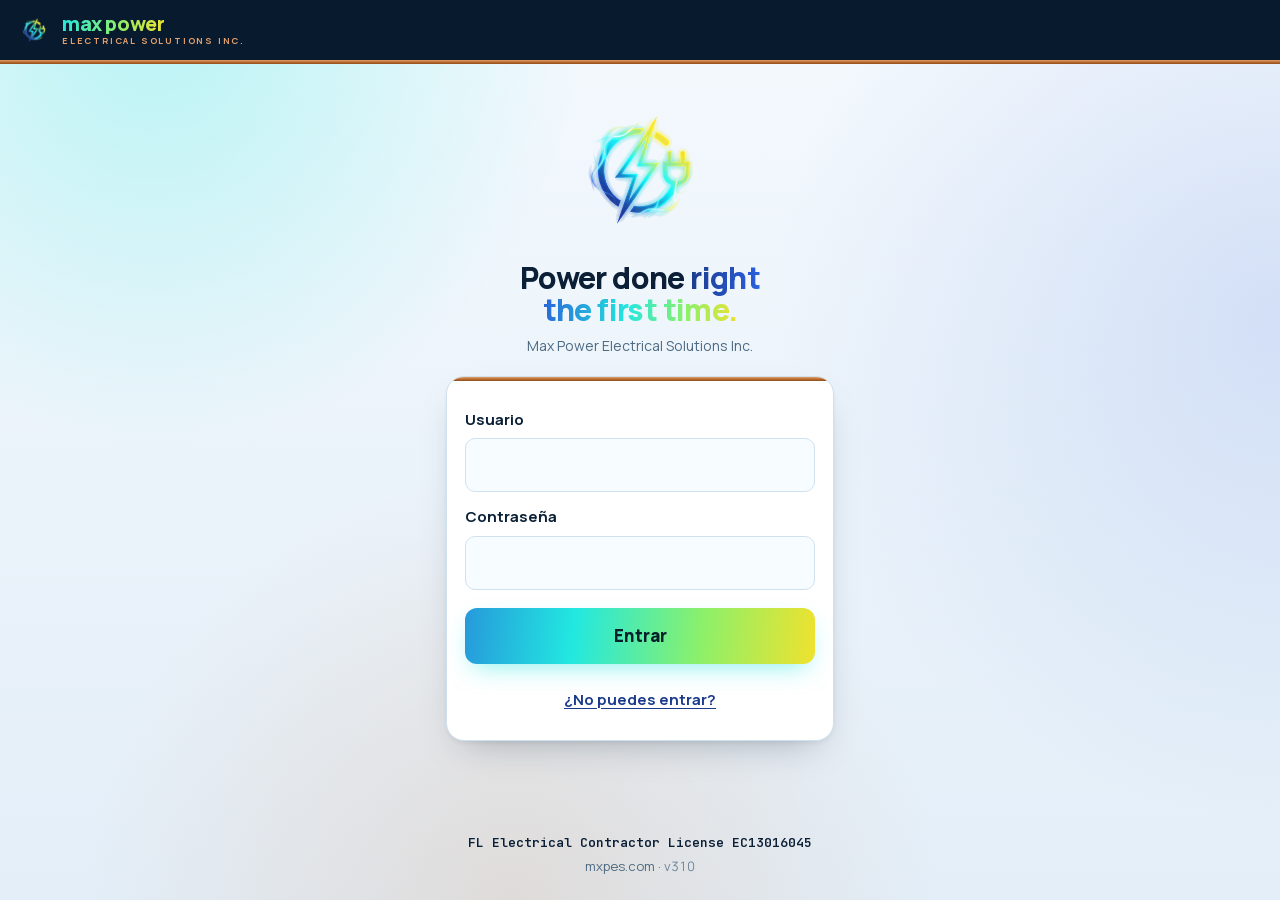
<file: index.html>
<!DOCTYPE html>
<html lang="es">
<head>
  <meta charset="UTF-8">
  <meta name="viewport" content="width=device-width, initial-scale=1.0">
  <title>Max Power — Proyectos</title>
  <link rel="manifest" href="manifest.webmanifest">
  <meta name="theme-color" content="#071A2E">
  <meta name="apple-mobile-web-app-capable" content="yes">
  <meta name="apple-mobile-web-app-status-bar-style" content="black-translucent">
  <meta name="apple-mobile-web-app-title" content="Max Power">
  <link rel="apple-touch-icon" href="assets/icon-180.png">
  <link rel="icon" type="image/png" sizes="192x192" href="assets/icon-192.png">
  <link rel="stylesheet" href="css/styles.css?v=308">
  <link rel="stylesheet" href="css/conta.css?v=308">
</head>
<body>

  <!-- ============ PORTADA: usuario y contraseña ============ -->
  <section id="vista-login" class="login" hidden>
    <!-- La misma barra noche de la app, con el cable de cobre -->
    <header class="login-barra">
      <img id="logo-login-barra" class="login-barra-logo" src="" alt="" width="36" height="36">
      <div>
        <div class="wordmark grad-text-warm">max power</div>
        <div class="wordmark-sub">Electrical Solutions Inc.</div>
      </div>
      <div class="wire-cu" aria-hidden="true"></div>
    </header>
    <div class="login-caja">
      <img id="logo-login" class="login-logo" alt="Logo Max Power" src="">
      <h1 class="login-titulo">Power done <span class="grad-text">right the first time.</span></h1>
      <p class="login-empresa">Max Power Electrical Solutions Inc.</p>
      <form id="form-login" class="login-form card card-white">
        <div class="wire-cu" aria-hidden="true"></div>
        <label>Usuario
          <input name="usuario" type="text" autocomplete="username" autocapitalize="none" required>
        </label>
        <label>Contraseña
          <input name="clave" type="password" autocomplete="current-password" required>
        </label>
        <div id="login-error" class="login-error" hidden>Usuario o contraseña incorrectos.</div>
        <button type="submit" class="btn btn-pulse btn-entrar">Entrar</button>
        <details class="login-ayuda">
          <summary>¿No puedes entrar?</summary>
          <p>Pídele a Edgar que te cambie la contraseña.</p>
        </details>
      </form>
      <div class="login-pie">
        <div class="mono">FL Electrical Contractor License EC13016045</div>
        <div>mxpes.com · <span class="app-version" data-version title="Versión de la app"></span></div>
      </div>
    </div>
  </section>

  <!-- ============ APLICACIÓN ============ -->
  <div id="vista-app" hidden>

    <!-- Marco oscuro superior (como el nav de mxpes.com) -->
    <header class="membrete">
      <div class="membrete-inner">
        <img id="logo" class="membrete-logo" alt="Logo Max Power" src="">
        <div>
          <div class="wordmark grad-text-warm">max power</div>
          <div class="wordmark-sub">Electrical Solutions Inc.</div>
        </div>
        <!-- «Cobre y luz»: en la barra solo queda el avatar. Abre la hoja «Perfil» -->
        <div class="membrete-der">
          <button id="btn-avatar" type="button" class="btn-avatar" aria-haspopup="dialog" aria-label="Perfil" title="Perfil"><span id="avatar-iniciales" class="avatar-iniciales" data-no-i18n aria-hidden="true"></span></button>
        </div>
      </div>
      <!-- Los botones de siempre NO se borran: viven aquí escondidos, con sus id y
           manejadores, y el avatar y el botón flotante los tocan con .click()
           (un solo camino de código). Nunca se ven. -->
      <div class="membrete-guardado" hidden>
        <button id="btn-asistente" class="btn-chat" title="Preguntarle al asistente" hidden><svg viewBox="0 0 24 24" fill="none" stroke="currentColor" stroke-width="1.7" stroke-linecap="round" stroke-linejoin="round"><path d="M11 4.5c.5 3.4 2.1 5 5.5 5.5-3.4.5-5 2.1-5.5 5.5-.5-3.4-2.1-5-5.5-5.5 3.4-.5 5-2.1 5.5-5.5z"/><path d="M18 13.5c.3 1.9 1.1 2.7 3 3-1.9.3-2.7 1.1-3 3-.3-1.9-1.1-2.7-3-3 1.9-.3 2.7-1.1 3-3z"/></svg></button>
        <button id="btn-chat" class="btn-chat" title="Mensajes del equipo" hidden><svg viewBox="0 0 24 24" fill="none" stroke="currentColor" stroke-width="1.7" stroke-linecap="round" stroke-linejoin="round"><path d="M21 11.5a7.5 7.5 0 0 1-7.5 7.5H6.2L3 21.5l.9-4.6A7.5 7.5 0 1 1 21 11.5z"/><path d="M8.5 11.5h.01M12 11.5h.01M15.5 11.5h.01"/></svg><span id="chat-badge" class="chat-badge" hidden></span></button>
        <button id="btn-idioma" class="btn-idioma" title="English / Español">EN</button>
        <span id="usuario-chip" class="usuario-chip"></span>
        <span class="app-version" data-version title="Versión de la app — toca para comprobarla"></span>
        <button id="btn-salir" class="btn-salir" title="Cambiar de usuario">Salir</button>
      </div>
      <!-- El cable de cobre con su chispa: cuelga debajo de la barra y viaja con ella -->
      <div class="wire-cu" aria-hidden="true"></div>
    </header>

    <!-- Menú lateral: desde 768 px (iPad y computadora). Las mismas entradas de la
         barra de abajo: Hoy, Proyectos, Contabilidad (solo el dueño) y Más. -->
    <nav id="lateral" class="lateral" aria-label="Menú"></nav>

    <!-- Migas y acciones de la vista actual -->
    <div class="toolbar">
      <button id="btn-volver" class="btn-volver" hidden title="Volver">←</button>
      <div class="toolbar-titulos">
        <div id="kicker" class="kicker"></div>
        <h1 id="titulo-vista">Hoy</h1>
      </div>
      <button id="btn-nuevo" class="btn-nuevo" title="Crear un proyecto nuevo" hidden>+ Nuevo proyecto</button>
    </div>

    <main class="container">

      <!-- «HOY» (vista home): el día de quien entró. Las categorías viven ahora en
           Proyectos › Todos los proyectos. -->
      <section id="vista-home">
        <!-- Las siete losetas de siempre: siguen aquí con sus id y manejadores (otras
             partes de la app y las pruebas las tocan con .click()), pero no se ven nunca.
             Cada una tiene ahora su sitio: Hoy, Proyectos o Más. -->
        <div class="botones-rapidos" aria-hidden="true">
          <button id="btn-horas" class="btn-horas"><span class="tile-ico"><svg viewBox="0 0 24 24" fill="none" stroke="currentColor" stroke-width="1.8" stroke-linecap="round" stroke-linejoin="round"><circle cx="12" cy="13" r="8"/><path d="M12 9v4l2.5 2.5"/><path d="M9 2h6"/></svg></span><span class="tile-txt">Reportar mis horas</span></button>
          <button id="btn-calendario" class="btn-horas"><span class="tile-ico"><svg viewBox="0 0 24 24" fill="none" stroke="currentColor" stroke-width="1.8" stroke-linecap="round" stroke-linejoin="round"><rect x="3" y="5" width="18" height="16" rx="3"/><path d="M8 3v4M16 3v4M3 10h18"/><path d="M8 15h.01M12 15h.01M16 15h.01"/></svg></span><span class="tile-txt">Calendario</span></button>
          <button id="btn-checklist" class="btn-horas"><span class="tile-ico"><svg viewBox="0 0 24 24" fill="none" stroke="currentColor" stroke-width="1.8" stroke-linecap="round" stroke-linejoin="round"><rect x="3" y="4" width="18" height="17" rx="3"/><path d="m8 12 2.5 2.5L16 9"/></svg></span><span class="tile-txt">Checklist</span></button>
          <button id="btn-materiales" class="btn-horas"><span class="tile-ico"><svg viewBox="0 0 24 24" fill="none" stroke="currentColor" stroke-width="1.8" stroke-linecap="round" stroke-linejoin="round"><path d="M3 4h2l2.4 11.5A2 2 0 0 0 9.4 17h8.2a2 2 0 0 0 2-1.6L21 8H6"/><circle cx="10" cy="20.5" r="1.3"/><circle cx="17" cy="20.5" r="1.3"/></svg></span><span class="tile-txt">Materiales</span></button>
          <button id="btn-gastos" class="btn-horas" hidden><span class="tile-ico"><svg viewBox="0 0 24 24" fill="none" stroke="currentColor" stroke-width="1.8" stroke-linecap="round" stroke-linejoin="round"><path d="M4 20V10M10 20V4M16 20v-9M21 20H3"/></svg></span><span class="tile-txt">Gastos</span></button>
          <button id="btn-estimador" class="btn-horas" hidden><span class="tile-ico"><svg viewBox="0 0 24 24" fill="none" stroke="currentColor" stroke-width="1.8" stroke-linecap="round" stroke-linejoin="round"><rect x="5" y="2.5" width="14" height="19" rx="3"/><path d="M9 7h6"/><path d="M9 12h.01M12 12h.01M15 12h.01M9 15.5h.01M12 15.5h.01M15 15.5h.01M9 19h.01M12 19h.01M15 19h.01"/></svg></span><span class="tile-txt">Estimador</span></button>
          <button id="btn-levantamiento" class="btn-horas" hidden><span class="tile-ico"><svg viewBox="0 0 24 24" fill="none" stroke="currentColor" stroke-width="1.8" stroke-linecap="round" stroke-linejoin="round"><path d="M3 10.5 12 3l9 7.5"/><path d="M5 9.5V20h14V9.5"/><path d="M9.5 20v-5h5v5"/><circle cx="12" cy="11.5" r="1.1"/></svg></span><span class="tile-txt">Levantamiento</span></button>
          <button id="btn-conta" class="btn-horas" hidden><span class="tile-ico"><svg viewBox="0 0 24 24" fill="none" stroke="currentColor" stroke-width="1.8" stroke-linecap="round" stroke-linejoin="round"><path d="M3 10 12 4l9 6"/><path d="M5 10v9M10 10v9M14 10v9M19 10v9M3 20h18"/></svg></span><span class="tile-txt">Contabilidad</span></button>
        </div>
        <!-- 9-nov: el inicio por ZONAS, cada una con su título. En la computadora: «Para atender» arriba a todo
             lo ancho, la agenda a la izquierda y el dinero (con QuickBooks) a la derecha, y debajo el equipo y la
             empresa a todo lo ancho. En el teléfono, una debajo de otra en este mismo orden. Al equipo de campo no
             le salen los títulos y ve sus bloques en su orden de siempre (css: body.rol-campo #vista-home). -->
        <div class="home-zona zona-atender">
          <h2 class="zona-titulo">Para atender</h2>
          <div class="zona-fila">
            <section id="inicio-urgentes"></section>
            <!-- v281 (pliego §13 E5): la bandeja «La IA pregunta» (solo el dueño): las dudas de la revisión diaria -->
            <section id="inicio-dudas" hidden></section>
            <section id="inicio-avisos"></section>
          </div>
        </div>
        <div class="home-zona zona-agenda">
          <h2 class="zona-titulo">Agenda</h2>
          <section id="inicio-hoy"><div class="esqueleto" aria-hidden="true"></div><div class="esqueleto corto" aria-hidden="true"></div></section>
          <section id="inicio-vence"></section>
          <section id="inicio-inspecciones"></section>
        </div>
        <div class="home-zona zona-equipo">
          <h2 class="zona-titulo">Equipo</h2>
          <!-- «Horas» del dueño: el reporte del equipo y la semana en una sola tarjeta -->
          <section id="inicio-horas" class="card card-white horas-card" hidden>
            <div class="horas-cab">
              <h2 class="label-cu horas-titulo">Horas</h2>
              <button type="button" class="btn sm btn-navy horas-reportar" id="horas-reportar">Reportar mis horas</button>
            </div>
            <div id="inicio-equipo"></div>
            <div id="inicio-semana"></div>
          </section>
        </div>
        <div class="home-zona zona-dinero">
          <h2 class="zona-titulo">Dinero</h2>
          <section id="resumen" class="resumen"></section>
          <!-- «QuickBooks: mira esto» (solo el dueño): antes salía debajo de las dudas; ahora va con el dinero -->
          <section id="inicio-qb" hidden></section>
          <section id="inicio-mes"></section>
        </div>
        <div class="home-zona zona-empresa">
          <h2 class="zona-titulo">Empresa</h2>
          <section id="inicio-empresa"></section>
          <section id="inicio-notif"></section>
        </div>
      </section>

      <!-- PROYECTOS: la obra elegida arriba (fila de chips) y sus herramientas -->
      <section id="vista-proyectos" hidden>
        <div id="proy-chips" class="proy-chips" aria-label="Elegir la obra"></div>
        <div id="proy-obra"></div>
      </section>

      <!-- PROYECTOS › TODOS: el buscador de siempre (categoría → etapa → lista → ficha) -->
      <section id="vista-proyectos-todos" hidden>
        <section id="categorias" class="categorias"><div class="esqueleto" aria-hidden="true"></div><div class="esqueleto" aria-hidden="true"></div></section>
      </section>

      <!-- MÁS: calendario completo, chat, asistente, idioma, perfil y salir -->
      <section id="vista-mas" hidden>
        <div class="card card-white mas-marca">
          <img class="mas-lockup" src="assets/lockup.png" width="220" alt="Max Power Electrical Solutions Inc." decoding="async">
          <div class="mas-licencia" data-no-i18n>FL EC13016045</div>
        </div>
        <div id="mas-filas" class="card card-white mas-filas"></div>
      </section>

      <!-- CALENDARIO: mes completo con eventos y pendientes -->
      <section id="vista-calendario" hidden>
        <!-- Abierto desde una obra: solo sus eventos, con el chip para quitar el filtro -->
        <div id="cal-filtro" class="filtro-fila" hidden></div>
        <div class="cal-card">
          <div class="cal-nav">
            <button id="cal-prev" class="btn-volver" title="Mes anterior">‹</button>
            <div id="cal-mes" class="cal-mes"></div>
            <button id="cal-next" class="btn-volver" title="Mes siguiente">›</button>
          </div>
          <div class="cal-semana-nombres">
            <span>Lun</span><span>Mar</span><span>Mié</span><span>Jue</span><span>Vie</span><span>Sáb</span><span>Dom</span>
          </div>
          <div id="cal-grid" class="cal-grid"></div>
          <div class="cal-leyenda">
            <span><span class="cal-dot hoy"></span> Hoy</span>
            <span><span class="cal-dot trabajo"></span> Con trabajo</span>
            <span><span class="cal-dot vacio"></span> Sin programar</span>
            <span><span class="cal-dot pendiente"></span> Pendiente sin resolver</span>
          </div>
        </div>
        <div id="cal-dia-panel"></div>
      </section>

      <!-- MIS HORAS: reporte diario del trabajador -->
      <section id="vista-horas" hidden>
        <div class="horas-dos">
        <div class="horas-form-card">
          <form id="form-horas">
            <!-- v279 (pliego §13 D8): primero lo que se hizo, en un cuadro grande para dictarlo con el micrófono del teclado -->
            <label class="horas-que-hiciste">¿Qué hiciste hoy?
              <textarea name="notas" rows="4" style="font-size: 18px !important; min-height: 44px;" placeholder="Ej: 6 horas en lo de Caroline, colgamos 4 luces y movimos una toma. Toca el micrófono del teclado y cuéntalo." autocomplete="off"></textarea>
            </label>
            <!-- v280 (pliego §13 E4, D9): la IA lee el cuadro y apunta el reporte; el formulario de abajo sigue siendo el camino a mano -->
            <div class="horas-ia">
              <button type="button" class="accion secundaria horas-ia-btn" id="horas-ia">Que la IA lo apunte</button>
              <div class="horas-ia-caja" id="horas-ia-caja" aria-live="polite" hidden></div>
            </div>
            <div class="modal-fila">
              <label>Fecha
                <input name="fecha" type="date" required>
              </label>
              <label>Horas trabajadas
                <input name="horas" type="number" min="0.5" max="16" step="0.5" placeholder="8" required>
              </label>
            </div>
            <label>Proyecto
              <select name="proyecto" required></select>
            </label>
            <label>Fase / tipo de trabajo
              <select name="fase">
                <option value="Movilización">Inicio / Movilización</option>
                <option value="Demolición">Demolición</option>
                <option value="Rough-in" selected>Rough-in</option>
                <option value="Underground">Underground</option>
                <option value="Panel / Servicio">Panel / Servicio</option>
                <option value="Trim-out">Trim / Terminación</option>
                <option value="Low Voltage">Low Voltage / Audio</option>
                <option value="Troubleshooting">Troubleshooting</option>
                <option value="Inspección / Correcciones">Inspección / Correcciones</option>
                <option value="Service Call">Service Call</option>
              </select>
            </label>
            <label>¿Fue trabajo de un Change Order? (toca la flechita y elígelo)
              <select name="co">
                <option value="">Contrato base</option>
              </select>
            </label>
            <label>¿Quedó algún pendiente? (faltó material, circuito sin tirar…)
              <textarea name="pendiente" rows="2" placeholder="Ej: faltó cable 14/2 — circuito del pasillo sin tirar" autocomplete="off"></textarea>
            </label>
            <label class="chk-urg-label">
              <input name="urgente" type="checkbox"> <span class="ico ico-rojo" aria-hidden="true"><svg viewBox="0 0 24 24"><circle cx="12" cy="12" r="6.5" fill="#E5484D"/></svg></span>Es urgente — frena el trabajo
            </label>
            <p class="modal-nota">Tu reporte se guarda directo en el sistema y Edgar lo ve al instante.</p>
            <button type="submit" class="btn btn-pulse btn-entrar">✓ Guardar mi reporte</button>
          </form>
        </div>
        <div class="horas-lista-card" id="horas-historial"></div>
        </div>
      </section>

      <!-- CHECKLIST: el trabajo vivo de cada proyecto (todos lo ven) -->
      <section id="vista-checklist" hidden>
        <div id="checklist-panel"></div>
      </section>

      <!-- MATERIALES: lista de compras conectada a los pendientes -->
      <section id="vista-materiales" hidden>
        <div id="materiales-panel"></div>
      </section>

      <!-- CHAT: mensajes del equipo (grupo y privados) -->
      <section id="vista-chat" hidden>
        <div id="chat-panel"></div>
      </section>

      <!-- EL ASISTENTE: el chat con el cerebro. Lo ve todo el mundo;
           el equipo tiene su propia versión sin nada de dinero. -->
      <section id="vista-asistente" hidden>
        <div id="asistente-panel"></div>
      </section>

      <!-- ESTIMADOR: solo el dueño (su receta secreta) -->
      <section id="vista-estimador" hidden>
        <div id="estimador-panel"></div>
      </section>

      <section id="vista-levantamiento" hidden>
        <div id="levantamiento-panel"></div>
      </section>

      <section id="vista-propuesta" hidden>
        <div id="propuesta-panel"></div>
      </section>

      <section id="vista-cierre" hidden>
        <div id="cierre-panel"></div>
      </section>

      <!-- ESCRIBIR EL ALCANCE: de la hoja dictada al contrato. Solo el dueño. -->
      <section id="vista-alcance" hidden>
        <div id="alcance-panel"></div>
      </section>

      <!-- CONTROL DE GASTOS (incluye costos del equipo): solo el dueño -->
      <section id="vista-gastos" hidden>
        <div id="gastos-panel"></div>
      </section>

      <!-- CONTABILIDAD (solo dueño): la pantalla del banco vive en js/conta.js. data-no-i18n: va en español. -->
      <section id="vista-conta" hidden>
        <div id="conta-raiz" data-no-i18n></div>
      </section>

      <!-- NIVEL 2 · SUBMENÚ: etapas de la categoría elegida -->
      <section id="vista-etapas" hidden>
        <div id="etapas" class="etapas"></div>
      </section>

      <!-- NIVEL 3 · LISTA: proyectos de esa categoría y etapa -->
      <section id="vista-lista" hidden>
        <input id="buscador" type="search" placeholder="Buscar proyecto, cliente o dirección…" autocomplete="off">
        <div id="lista" class="lista"></div>
      </section>

      <!-- NIVEL 4 · FICHA: la pantalla completa de un solo proyecto -->
      <section id="vista-detalle" hidden>
        <div id="detalle"></div>
      </section>

    </main>

    <footer class="pie">
      <p><strong>Datos en vivo</strong> — base de datos en la nube · finanzas conciliadas con QuickBooks</p>
      <p>Max Power Electrical Solutions, Inc. · mxpes.com</p>
      <div class="licencia">FL Electrical Contractor License <span class="mono">EC13016045</span></div>
    </footer>

    <!-- La barra de abajo («Cobre y luz», opción A): Hoy · Proyectos · Más, para todos, y
         «Contabilidad» (el libro mayor) solo para el dueño: la enseña app.js (irHome).
         Solo en el teléfono (desde 768 px está el menú lateral con las mismas entradas).
         La enciende app.js cuando alguien entra. -->
    <nav id="nav-abajo" class="bottom-nav" aria-label="Menú de abajo" hidden>
      <button type="button" data-nav="hoy"><svg viewBox="0 0 24 24" width="26" height="26" fill="none" stroke="currentColor" stroke-width="1.7" stroke-linecap="round" stroke-linejoin="round" aria-hidden="true"><path d="M3 11 12 4l9 7"/><path d="M5 10v10h5v-6h4v6h5V10"/></svg><span>Hoy</span></button>
      <button type="button" data-nav="proyectos"><svg viewBox="0 0 24 24" width="26" height="26" fill="none" stroke="currentColor" stroke-width="1.7" stroke-linecap="round" stroke-linejoin="round" aria-hidden="true"><rect x="3" y="4" width="8" height="7" rx="2"/><rect x="13" y="4" width="8" height="7" rx="2"/><rect x="3" y="13" width="8" height="7" rx="2"/><rect x="13" y="13" width="8" height="7" rx="2"/></svg><span>Proyectos</span></button>
      <button type="button" data-nav="conta" hidden><svg viewBox="0 0 24 24" width="26" height="26" fill="none" stroke="currentColor" stroke-width="1.7" stroke-linecap="round" stroke-linejoin="round" aria-hidden="true"><path d="M4 19.5A2.5 2.5 0 0 1 6.5 17H20"/><path d="M6.5 2H20v20H6.5A2.5 2.5 0 0 1 4 19.5v-15A2.5 2.5 0 0 1 6.5 2z"/><path d="M9 7h7M9 11h7"/></svg><span>Contabilidad</span></button>
      <button type="button" data-nav="mas"><svg viewBox="0 0 24 24" width="26" height="26" fill="none" stroke="currentColor" stroke-width="1.7" stroke-linecap="round" stroke-linejoin="round" aria-hidden="true"><path d="M4 6h16M4 12h16M4 18h16"/></svg><span>Más</span><span id="nav-chat-badge" class="nav-badge" hidden></span></button>
    </nav>

    <!-- Botón flotante («Cobre y luz»): el asistente y el chat del equipo desde cualquier
         pantalla. Uno solo. No sale en el chat, en el asistente ni con una hoja o ventana abierta. -->
    <button id="fab" type="button" class="fab" hidden aria-haspopup="dialog" aria-label="Asistente y chat" title="Asistente y chat"><svg viewBox="0 0 24 24" width="26" height="26" fill="none" stroke="currentColor" stroke-width="1.7" stroke-linecap="round" stroke-linejoin="round" aria-hidden="true"><path d="M21 11.5a7.5 7.5 0 0 1-7.5 7.5H6.2L3 21.5l.9-4.6A7.5 7.5 0 1 1 21 11.5z"/><path d="M13.5 7.5c.3 2 1.5 3.2 3.5 3.5-2 .3-3.2 1.5-3.5 3.5-.3-2-1.5-3.2-3.5-3.5 2-.3 3.2-1.5 3.5-3.5z"/></svg><span id="fab-badge" class="fab-badge" hidden></span></button>
  </div>

  <!-- Ventana para crear un proyecto nuevo -->
  <dialog id="modal-nuevo" class="modal">
    <form id="form-nuevo" method="dialog">
      <div class="modal-titulo">Nuevo Proyecto</div>
      <label>Nombre del proyecto *
        <input name="nombre" type="text" required placeholder="Ej: Casa García — Remodelación" autocomplete="off">
      </label>
      <div class="modal-fila">
        <label>Categoría
          <select name="tipo">
            <option value="residencial">Residencial</option>
            <option value="comercial">Comercial</option>
            <option value="servicio">Servicio</option>
          </select>
        </label>
        <label>Etapa inicial
          <select name="estado">
            <option value="estimando" selected>Estimando (todavía sin propuesta)</option>
            <option value="enviado">Enviado</option>
            <option value="aprobado">Aprobado</option>
            <option value="ejecucion">En ejecución</option>
          </select>
        </label>
      </div>
      <div id="nuevo-trato"></div>
      <label data-lab-cliente><span>Cliente</span>
        <input name="cliente" type="text" placeholder="Ej: Juan García" autocomplete="off">
      </label>
      <div class="modal-fila">
        <label>Correo del cliente
          <input name="cliente_email" type="email" placeholder="para la propuesta y el portal" autocomplete="off">
        </label>
        <label>Teléfono del cliente
          <input name="cliente_tel" type="tel" placeholder="Ej: (813) 555-0100" autocomplete="off">
        </label>
      </div>
      <label>Dirección
        <input name="direccion" type="text" placeholder="Ej: 123 Main St, Tampa, FL" autocomplete="off">
      </label>
      <label>Valor del contrato ($)
        <input name="contrato" type="text" inputmode="decimal" placeholder="lo pone el alcance" autocomplete="off">
      </label>
      <label>Nº de propuesta / SOW
        <input name="ref" type="text" placeholder="lo pone el alcance" autocomplete="off">
      </label>
      <p class="modal-nota">El precio y el número de propuesta no hace falta escribirlos: salen solos cuando
        armes el alcance. Solo llénalos si el SOW ya existe de antes.</p>
      <label>Notas
        <input name="notas" type="text" placeholder="Situación actual del proyecto" autocomplete="off">
      </label>
      <p class="modal-nota">El proyecto se guarda en la nube y lo ve todo el equipo al instante.</p>
      <div class="modal-botones">
        <button type="button" id="btn-cancelar" class="accion secundaria">Cancelar</button>
        <button type="submit" class="accion">Crear proyecto</button>
      </div>
    </form>
  </dialog>

  <script src="assets/logo.js?v=236"></script>
  <script src="assets/config.js?v=209"></script>
  <script src="js/db.js?v=295"></script>
  <script src="js/alcance.js?v=310"></script>
  <script src="js/app.js?v=310"></script>
  <script src="js/conta.js?v=311"></script>
  <script src="js/i18n.js?v=310"></script>
  <script src="js/iconos.js?v=242"></script>
</body>
</html>
</file>
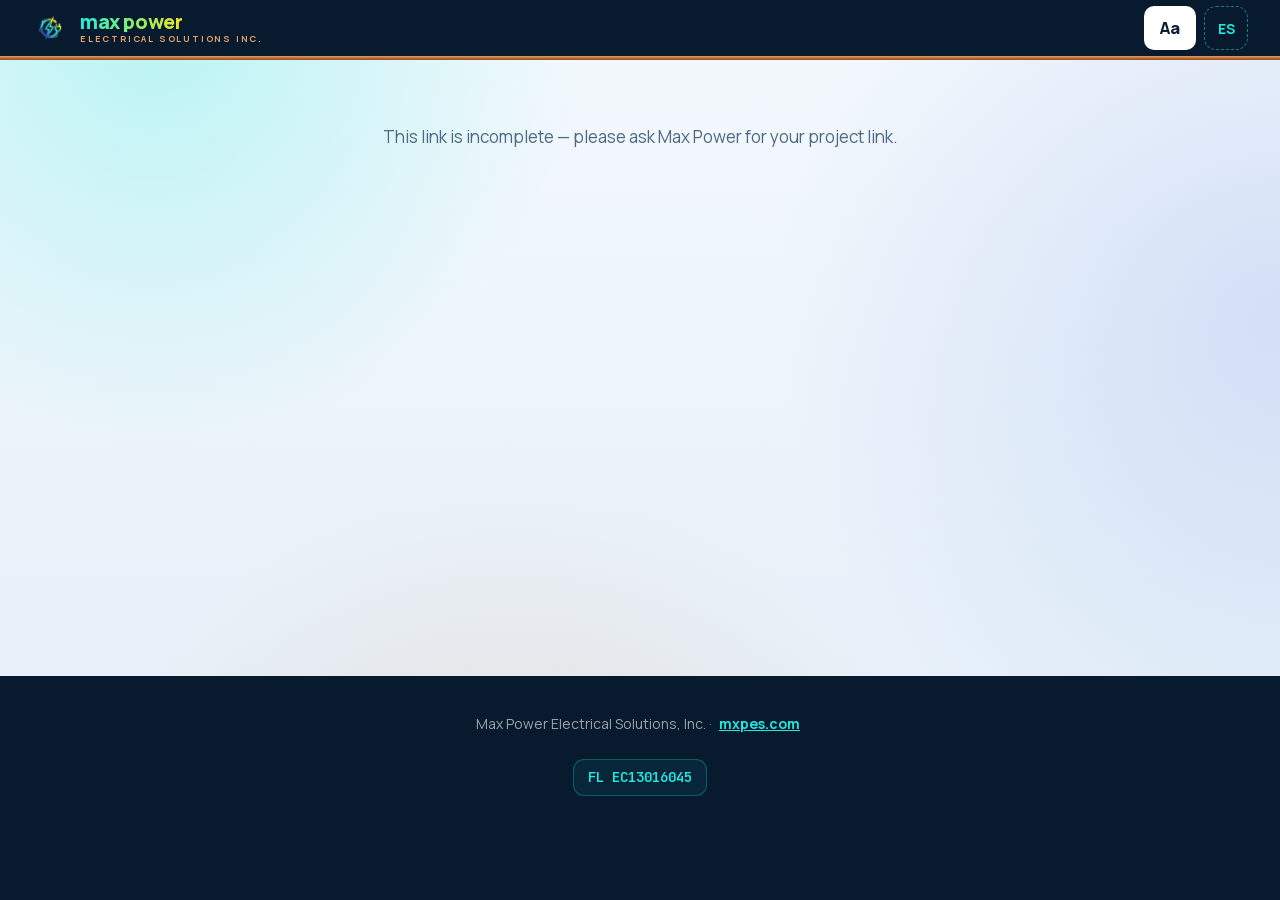
<file: cliente.html>
<!DOCTYPE html>
<html lang="en">
<head>
  <meta charset="UTF-8">
  <meta name="viewport" content="width=device-width, initial-scale=1.0">
  <meta name="referrer" content="no-referrer">
  <title>Max Power — Your Project</title>
  <meta name="theme-color" content="#071A2E">
  <link rel="icon" type="image/png" sizes="192x192" href="assets/icon-192.png">
  <!-- styles.css en la MISMA versión que la app (v238): trae la letra, los tokens y los
       botones y tarjetas de «Cobre y luz» (tandas 1 y 2). Con la v221 vieja, un teléfono
       que la tuviera guardada abría el portal sin ellos. -->
  <link rel="stylesheet" href="css/styles.css?v=238">
  <link rel="stylesheet" href="css/portal.css?v=276">
  <script>
    // «Aa» (letra grande) se pone ANTES de pintar, para que la página no salte al abrir
    (function () { try { if (localStorage.getItem("mp-text-large") === "1") document.documentElement.setAttribute("data-text", "large"); } catch (e) {} })();
  </script>
</head>
<body class="cl-portal">
  <div id="vista-app">
    <!-- La barra noche con el logo, «Aa», el idioma y el cable de cobre -->
    <header class="membrete">
      <div class="membrete-inner">
        <img id="logo" class="membrete-logo" alt="Max Power logo" src="" width="36" height="36">
        <div class="cl-marca">
          <div class="wordmark grad-text-warm">max power</div>
          <!-- 9 px a propósito: es parte de la marca (como en la app), no texto para leer -->
          <div class="wordmark-sub" data-marca aria-hidden="true">Electrical Solutions Inc.</div>
        </div>
        <div class="membrete-der">
          <button type="button" class="aa-btn" data-aa aria-pressed="false" aria-label="Larger text" title="Larger text">Aa</button>
          <button id="cl-idioma" type="button" class="btn-idioma" title="English / Español">ES</button>
        </div>
      </div>
      <div class="wire-cu" aria-hidden="true"></div>
    </header>
    <main class="container">
      <div id="cl-panel" class="cl-pagina"><p class="cl-cargando">Loading your project…</p></div>
    </main>
    <footer class="pie">
      <p>Max Power Electrical Solutions, Inc. · <a class="cl-pie-web" href="https://mxpes.com" target="_blank" rel="noopener">mxpes.com</a></p>
      <div class="licencia mono">FL EC13016045</div>
    </footer>
  </div>

  <script src="js/portal-frases.js?v=239"></script>
  <script src="assets/logo.js?v=236"></script>
  <script>
  (function () {
    "use strict";
    var PORTAL = "https://zeogjvwcmstmkwxjvykz.supabase.co/functions/v1/portal";
    // El link de Google Reviews del negocio (lo mandó Edgar el 22-sep). Sale en la
    // tarjeta de garantía, solo cuando la obra está TERMINADA.
    var RESENA = "https://search.google.com/local/writereview?placeid=ChIJnT65jEah7C4RYhQfIV31j64";
    // El teléfono de los botones «Call» y «Text» de la tarjeta del contratista
    // (el que pide el pliego de la tanda 3)
    var TEL = "+13059679311";

    var logo = document.getElementById("logo");
    if (logo && window.MAXPOWER_LOGO) logo.src = window.MAXPOWER_LOGO;

    // ---- «Aa»: la letra grande (copia de MP.largeText del brief) ----
    // Todo ×1.25 y el texto secundario más oscuro. Se recuerda en ESTE teléfono.
    var largeText = {
      KEY: "mp-text-large",
      marcar: function () {
        var on = document.documentElement.getAttribute("data-text") === "large";
        var bs = document.querySelectorAll("[data-aa]");
        for (var i = 0; i < bs.length; i++) bs[i].setAttribute("aria-pressed", on ? "true" : "false");
      },
      init: function () {
        try { if (localStorage.getItem(this.KEY) === "1") document.documentElement.setAttribute("data-text", "large"); } catch (e) {}
        var btns = document.querySelectorAll("[data-aa]");
        for (var i = 0; i < btns.length; i++) btns[i].addEventListener("click", largeText.toggle);
        largeText.marcar();
      },
      toggle: function () {
        var root = document.documentElement;
        var on = root.getAttribute("data-text") === "large";
        if (on) root.removeAttribute("data-text"); else root.setAttribute("data-text", "large");
        try { localStorage.setItem(largeText.KEY, on ? "0" : "1"); } catch (e) {}
        largeText.marcar();
      }
    };
    largeText.init();

    // Idioma: inglés por defecto (el de los clientes); ES con el botoncito
    var lang = "en";
    try { lang = localStorage.getItem("mxp_cl_idioma") || "en"; } catch (e) {}
    if (lang !== "es") lang = "en";
    document.documentElement.lang = lang;
    var btnIdioma = document.getElementById("cl-idioma");
    btnIdioma.textContent = lang === "en" ? "ES" : "EN";
    btnIdioma.addEventListener("click", function () {
      try { localStorage.setItem("mxp_cl_idioma", lang === "en" ? "es" : "en"); } catch (e) {}
      location.reload();
    });
    var TXT = lang === "en" ? {
      opcNoInc: "Not included:", opcVence: "This proposal is valid through ",
      opcT: "Your proposal", opcT2: "Your proposals", opcSub: "Tap the one you want. You can change it until you sign.",
      opcSub2: "Two ways to do the work. Choose one; you can change it until you sign.",
      opcAddT: "Optional add-ons", opcTotal: "Total", opcHoy2: "Due today (deposit)",
      opcNoElegida: "Not selected — you can change your mind until you sign",
      opcElegidaSow: "This is the one you chose", opcFirmaAqui: "Sign this one below",
      opcElegida: "Your choice", opcElegir: "Choose this one",
      opcVencida: "This proposal has expired. Message us and we'll send you an updated price.",
      garantia: "All our workmanship is covered by a 1-year warranty from completion. Keep this link — it's your home's electrical file.",
      cargando: "Loading your project…",
      gcSoloMirar: "The property owner signs this job.",
      errLink: "This link is incomplete — please ask Max Power for your project link.",
      errAbrir: "We couldn't open this link. It may have been renewed — please ask Max Power for a fresh one.",
      reintentar: "Try again",
      firmaTitulo: "Sign this document",
      firmaNombre: "Your full legal name", firmaDibuja: "Draw your signature below (finger or mouse)",
      firmaLimpiar: "Clear", firmaEnviar: "Sign", firmaCancelar: "Cancel",
      firmaLegal: "I have reviewed this document and agree to its terms. My name, signature, date, time and device will be recorded.",
      modoEscribir: "Type your signature", modoDibujar: "Draw it instead",
      firmaConsent: "Please check the consent box to sign.",
      firmaFalta: "Please write your name and draw your signature.",
      leerPrimero: "Open and read the document first",
      leerNota: "The sign button unlocks after you open the document.",
      firmadoTit: "Document signed",
      firmadoTxt: "Thank you! Your signed copy, with its signature certificate, will appear in your document list in a few seconds.",
      firmadoOk: "Done",
      cambioBtn: "Request a change instead",
      cambioTit: "What would you like to change?",
      cambioSub: "Tell us in your own words. Nothing is signed and nothing is charged. Edgar gets this right away.",
      cambioEnviar: "Send", cambioOk: "Sent — Edgar will get back to you.",
      consentTit: "Before you sign",
      consentSub: "Florida law asks us to give you these notices in writing, and to have your consent to sign electronically. Please read and check the box.",
      consentPuntos: [
        "Construction Lien Law notice — anyone who works on your home or supplies material and is not paid can file a claim against the house. It is in your contract in full.",
        "You have three business days to cancel, for any reason, at no cost. The exact deadline and the cancellation form come with your signed copy.",
        "Signing electronically has the same legal effect as signing in ink. You can ask for paper at any time, free of charge."
      ],
      consentCaja: "I have read these notices and I agree to sign and receive documents electronically.",
      consentSeguir: "I agree — continue", consentNo: "Not now",
      dosFirmas: "Someone else also signs (both owners)",
      firma2Nombre: "Second signer's full legal name",
      firma2Dibuja: "Second signer: draw your signature",
      firma2Falta: "The second signer needs their name and their signature."
    } : {
      opcNoInc: "No incluye:", opcVence: "Esta propuesta vale hasta el ",
      opcT: "Tu propuesta", opcT2: "Tus propuestas", opcSub: "Toca la que quieras. Puedes cambiarla hasta que firmes.",
      opcSub2: "Dos formas de hacer el trabajo. Elige una; puedes cambiarla hasta que firmes.",
      opcAddT: "Extras opcionales", opcTotal: "Total", opcHoy2: "A pagar hoy (depósito)",
      opcNoElegida: "No elegida — puedes cambiar de idea hasta que firmes",
      opcElegidaSow: "Esta es la que elegiste", opcFirmaAqui: "Firma esta abajo",
      opcElegida: "Tu elección", opcElegir: "Elegir esta",
      opcVencida: "Esta propuesta venció. Escríbenos y te mandamos el precio al día.",
      garantia: "Toda nuestra mano de obra tiene garantía de 1 año desde la entrega. Guarda este link — es el expediente eléctrico de tu casa.",
      cargando: "Cargando tu proyecto…",
      gcSoloMirar: "Esta obra la firma el dueño de la propiedad.",
      errLink: "Este link está incompleto — pídele a Max Power el link de tu proyecto.",
      errAbrir: "No pudimos abrir este link. Puede que se haya renovado — pídele a Max Power uno nuevo.",
      reintentar: "Intentar otra vez",
      firmaTitulo: "Firmar este documento",
      firmaNombre: "Tu nombre legal completo", firmaDibuja: "Dibuja tu firma abajo (dedo o mouse)",
      firmaLimpiar: "Borrar", firmaEnviar: "Firmar", firmaCancelar: "Cancelar",
      firmaLegal: "Revisé este documento y acepto sus términos. Se guardará mi nombre, mi firma, la fecha, la hora y el dispositivo.",
      modoEscribir: "Escribe tu firma", modoDibujar: "Prefiero dibujarla",
      firmaConsent: "Marca la casilla de consentimiento para firmar.",
      firmaFalta: "Escribe tu nombre y dibuja tu firma, por favor.",
      leerPrimero: "Abre y lee el documento primero",
      leerNota: "El botón de firmar se activa después de que abras el documento.",
      firmadoTit: "Documento firmado",
      firmadoTxt: "¡Gracias! Tu copia firmada, con su certificado de firma, aparecerá en tu lista de documentos en unos segundos.",
      firmadoOk: "Listo",
      cambioBtn: "Pedir un cambio",
      cambioTit: "¿Qué te gustaría cambiar?",
      cambioSub: "Dínoslo con tus palabras. No se firma nada ni se cobra nada. A Edgar le llega al momento.",
      cambioEnviar: "Enviar", cambioOk: "Enviado — Edgar te contesta enseguida.",
      consentTit: "Antes de firmar",
      consentSub: "La ley de Florida nos pide darte estos avisos por escrito y tener tu permiso para firmar electrónicamente. Léelos y marca la casilla.",
      consentPuntos: [
        "Aviso de la Ley de Gravámenes — quien trabaje en tu casa o ponga material y no cobre puede reclamar contra la propiedad. Está completo en tu contrato.",
        "Tienes tres días hábiles para cancelar, por el motivo que sea y sin costo. La fecha exacta y el formulario van con tu copia firmada.",
        "Firmar electrónicamente vale igual que firmar con pluma. Puedes pedir papel cuando quieras, gratis."
      ],
      consentCaja: "He leído estos avisos y acepto firmar y recibir documentos electrónicamente.",
      consentSeguir: "Acepto — seguir", consentNo: "Ahora no",
      dosFirmas: "Firma otra persona también (los dos dueños)",
      firma2Nombre: "Nombre legal completo del segundo firmante",
      firma2Dibuja: "Segundo firmante: dibuja tu firma",
      firma2Falta: "Al segundo firmante le falta su nombre o su firma."
    };
    // Los textos nuevos de la tanda 3 viven en js/portal-frases.js, en los dos idiomas
    var NUEVOS = (window.MXP_PORTAL_TXT || {})[lang] || {};
    for (var kN in NUEVOS) TXT[kN] = NUEVOS[kN];
    // Rellena {n}, {d}, {x}, {e} de un texto
    function F(plantilla, datos) {
      return String(plantilla || "").replace(/\{(\w)\}/g, function (m, k) { return datos && datos[k] != null ? datos[k] : ""; });
    }
    var aaBtn = document.querySelector("[data-aa]");
    if (aaBtn && TXT.aaEtiqueta) { aaBtn.setAttribute("aria-label", TXT.aaEtiqueta); aaBtn.title = TXT.aaEtiqueta; }

    // Iconos de línea del oficio: 24×24, trazo 1.7, del color del texto (cobre donde toca)
    var ICO = {
      doc: '<path d="M14 3H7a2 2 0 0 0-2 2v14a2 2 0 0 0 2 2h10a2 2 0 0 0 2-2V8z"/><path d="M14 3v5h5M9 13h6M9 17h6"/>',
      pin: '<path d="M12 21s-7-6.2-7-11a7 7 0 0 1 14 0c0 4.8-7 11-7 11z"/><circle cx="12" cy="10" r="2.5"/>',
      check: '<path d="M5 12l5 5L20 7"/>',
      tel: '<path d="M5 4h4l2 5-2.5 1.5a11 11 0 0 0 5 5L15 13l5 2v4a2 2 0 0 1-2 2A16 16 0 0 1 3 6a2 2 0 0 1 2-2z"/>',
      sms: '<path d="M21 11.5a7.5 7.5 0 0 1-7.5 7.5H6.2L3 21.5l.9-4.6A7.5 7.5 0 1 1 21 11.5z"/>',
      escudo: '<path d="M12 3l7 3v6c0 4.5-3 7.5-7 9-4-1.5-7-4.5-7-9V6z"/><path d="m9 12 2 2 4-4"/>',
      web: '<circle cx="12" cy="12" r="9"/><path d="M3 12h18M12 3a14 14 0 0 1 0 18M12 3a14 14 0 0 0 0 18"/>',
      play: '<path d="M8 5v14l11-7z"/>',
      cerrar: '<path d="M6 6l12 12M18 6L6 18"/>',
      reloj: '<circle cx="12" cy="12" r="9"/><path d="M12 7v5l3 2"/>',
      bajar: '<path d="M6 9l6 6 6-6"/>',
      estrella: '<path d="M12 3.5l2.6 5.3 5.8.8-4.2 4.1 1 5.8-5.2-2.7-5.2 2.7 1-5.8-4.2-4.1 5.8-.8z"/>'
    };
    function svg(nombre, tam, grueso) {
      return '<svg class="cl-ico" width="' + (tam || 24) + '" height="' + (tam || 24) + '" viewBox="0 0 24 24" fill="none" stroke="currentColor" stroke-width="' +
        (grueso || 1.7) + '" stroke-linecap="round" stroke-linejoin="round" aria-hidden="true">' + ICO[nombre] + '</svg>';
    }

    // Los hitos se escriben en español en la ficha; al cliente que lee en
    // inglés se le traducen por frase (js/portal-frases.js). Si no está en la
    // lista, sale tal cual: no se inventa nada.
    var FRASES = window.MXP_FRASES || [];
    function hitoEn(t) {
      t = String(t || "").trim();
      if (lang !== "en" || !t) return t;
      for (var i = 0; i < FRASES.length; i++) if (FRASES[i][0].test(t)) return t.replace(FRASES[i][0], FRASES[i][1]);
      return t;
    }

    // ---- Fechas y horas en llano, en el idioma elegido y con la hora de Florida ----
    var LOCALE = lang === "en" ? "en-US" : "es-US";
    var hoyFL = new Intl.DateTimeFormat("en-CA", { timeZone: "America/New_York" }).format(new Date());
    // «2026-09-18» se lee al mediodía: así el día no se corre por la hora del teléfono
    function fechaDe(iso) {
      var m = /^(\d{4})-(\d{2})-(\d{2})/.exec(String(iso || ""));
      return m ? new Date(Date.UTC(Number(m[1]), Number(m[2]) - 1, Number(m[3]), 12)) : null;
    }
    function fechaLlano(iso, opciones) {
      var d = fechaDe(iso);
      if (!d) return String(iso || "");
      var o = { timeZone: "America/New_York" };
      var base = opciones || { month: "short", day: "numeric" };
      for (var k in base) o[k] = base[k];
      try { return new Intl.DateTimeFormat(LOCALE, o).format(d); } catch (e) { return String(iso); }
    }
    // La hora llega como «13:00» o como «10:30 AM»: sale como la dice la gente
    function horaLlano(h) {
      var m = /^\s*(\d{1,2}):(\d{2})\s*(?:([AaPp])\.?\s*[Mm]\.?)?\s*$/.exec(String(h || ""));
      if (!m) return String(h || "");
      var hh = Number(m[1]), mm = Number(m[2]);
      if (m[3]) { var pm = /p/i.test(m[3]); if (hh === 12) hh = pm ? 12 : 0; else if (pm) hh += 12; }
      if (hh > 23 || mm > 59) return String(h);
      try {
        return new Intl.DateTimeFormat(LOCALE, { hour: "numeric", minute: "2-digit", timeZone: "UTC" })
          .format(new Date(Date.UTC(2026, 0, 1, hh, mm)));
      } catch (e) { return String(h); }
    }

    var qs = new URLSearchParams(location.search);
    var t = qs.get("t") || "";
    // v20: un contratista entra con la llave de su empresa (g) y la obra (p)
    var g = qs.get("g") || "";
    var pObra = qs.get("p") || "";
    var llaveGC = !!(g && pObra);
    var caja = document.getElementById("cl-panel");
    caja.querySelector(".cl-cargando").textContent = TXT.cargando;
    function esc(s) {
      return String(s == null ? "" : s).replace(/[&<>"']/g, function (c) {
        return { "&": "&amp;", "<": "&lt;", ">": "&gt;", '"': "&quot;", "'": "&#39;" }[c];
      });
    }
    // Solo enlaces reales (https) — nada de esquemas raros
    function urlSegura(u) { return /^https?:\/\//i.test(String(u || "").trim()) ? String(u).trim() : ""; }
    if (!t && !llaveGC) { caja.innerHTML = '<p class="cl-cargando">' + esc(TXT.errLink) + '</p>'; return; }
    // Lo que identifica a quien pide: la llave del cliente, o empresa + obra
    function credencial() { return llaveGC ? { g: g, p: pObra } : { t: t }; }
    // Cualquier cosa que se le mande al guardián lleva la llave que toque: la del
    // cliente o la de la empresa. Nunca se escribe «t» a mano.
    function conAccion(cuerpo) {
      var c = credencial();
      for (var k in cuerpo) c[k] = cuerpo[k];
      return c;
    }

    function mandar(cuerpo, boton) {
      boton.disabled = true;
      boton.textContent = "…";
      var cred = credencial();
      for (var k in cred) cuerpo[k] = cred[k];
      fetch(PORTAL, { method: "POST", headers: { "Content-Type": "application/json" }, body: JSON.stringify(cuerpo) })
        .then(function (r) { if (!r.ok) throw new Error("bad"); return cargar(); })
        .catch(function () { boton.disabled = false; boton.textContent = TXT.reintentar; });
    }

    // La llave viaja en el cuerpo del POST — no queda en los registros del
    // servidor. Solo si el guardián es el viejo (contesta 4xx al POST) se
    // reintenta por GET; un fallo de red NO manda la llave por la query.
    function cargar() {
      return fetch(PORTAL, { method: "POST", headers: { "Content-Type": "application/json" }, body: JSON.stringify(credencial()) })
        .then(function (r) {
          if (r.ok) return r.json();
          if (r.status >= 400 && r.status < 500 && r.status !== 401) {
            var q = llaveGC
              ? "?g=" + encodeURIComponent(g) + "&p=" + encodeURIComponent(pObra)
              : "?t=" + encodeURIComponent(t);
            return fetch(PORTAL + q)
              .then(function (r2) { if (!r2.ok) throw new Error("bad"); return r2.json(); });
          }
          throw new Error("bad");
        })
        .then(pintar);
    }

    cargar()
      .catch(function () {
        caja.innerHTML = '<p class="cl-cargando">' + esc(TXT.errAbrir) + '</p>';
      });

    // Las etapas de la obra como un circuito (copia de MP.renderStages del brief):
    // las pasadas encendidas, la actual latiendo, las que faltan en cobre.
    // En el teléfono las letras van una arriba y otra abajo del cable: a 14 px
    // las cinco no caben en una sola fila sin pisarse.
    function etapasHTML(nombres, actual) {
      var palomita = svg("check", 14, 3);
      var pista = '<div class="stages">', letreros = "";
      nombres.forEach(function (nombre, i) {
        var st = i < actual ? "on" : (i === actual ? "now" : "off");
        pista += '<div class="node ' + st + '">' + (st === "on" ? palomita : "") + '</div>';
        if (i < nombres.length - 1) {
          var seg = i < actual - 1 ? "on" : (i === actual - 1 ? "half" : "");
          pista += '<div class="seg ' + seg + '"></div>';
        }
        var lado = i === 0 ? "ini" : (i === nombres.length - 1 ? "fin" : "centro");
        letreros += '<div class="cl-etapa-l ' + st + ' ' + lado + (i % 2 ? ' abajo' : ' arriba') + '" style="grid-column:' + (i + 1) + '">' + esc(nombre) + '</div>';
      });
      var aria = actual >= nombres.length ? TXT.todasListas : TXT.etapaActual + nombres[actual];
      return '<div class="cl-etapas" role="img" aria-label="' + esc(aria) + '">' + pista + '</div>' + letreros + '</div>';
    }

    // El panel de breakers (copia de MP.renderPanel del brief): impares a la
    // izquierda, pares a la derecha, barras de cobre y el MAIN arriba. Cada
    // breaker es un botón de 44 px que baja a su punto en la lista de abajo.
    function panelHTML(items) {
      var n = items.length, filas = Math.ceil(n / 2), html = "";
      html += '<div class="prow main"><div></div><div class="bkr main on"><div class="h"></div></div>' +
              '<div class="plabel main">MAIN</div></div>';
      function hueco(lado) {
        return '<div class="pslot ' + lado + ' blank">' + (lado === "l" ? '<span class="plabel l"></span><span class="pnum"></span><span class="bkr blank"></span>'
          : '<span class="bkr blank"></span><span class="pnum"></span><span class="plabel r"></span>') + '</div>';
      }
      function slot(item, idx, lado) {
        if (!item) return hueco(lado);
        var st = item.status === "done" ? "on" : (item.status === "now" ? "now" : "off");
        var demora = st === "on" ? ' style="animation-delay:' + (idx * 0.05).toFixed(2) + 's"' : "";
        var bkr = '<span class="bkr ' + st + '"><span class="h"' + demora + '></span></span>';
        var num = '<span class="pnum">' + (idx + 1) + '</span>';
        var lab = '<span class="plabel ' + lado + '">' + esc(item.name) + '</span>';
        return '<button type="button" class="pslot ' + lado + '" data-bkr="' + idx + '" aria-label="' +
          esc(F(TXT.irAlPunto, { n: idx + 1 }) + item.name) + '">' + (lado === "l" ? lab + num + bkr : bkr + num + lab) + '</button>';
      }
      for (var r = 0; r < filas; r++) {
        html += '<div class="prow">' + slot(items[2 * r], 2 * r, "l") + '<div class="bus"></div>' + slot(items[2 * r + 1], 2 * r + 1, "r") + '</div>';
      }
      var hechos = items.filter(function (i) { return i.status === "done"; }).length;
      return '<div class="panel" role="group" aria-label="' + esc(F(TXT.panelAria, { d: hechos, n: n })) + '">' + html + '</div>';
    }

    var paqueteActual = null;   // el paquete de la obra, para saber si aplican los tres días
    var fotosLista = [];        // las fotos de la obra, para abrirlas en grande
    function pintar(p) {
      paqueteActual = p;
      var checklist = p.checklist || [];
      // Un bloque es INFORMATIVO cuando no es trabajo de esta obra: lo que se
      // aplazó, lo que se modificó, lo opcional y lo de una etapa futura. No
      // lleva casilla ni cuenta para el avance — si no, una obra terminada
      // sale al 77 %. Se reconoce por cómo lo escribe Edgar, en los dos idiomas.
      function esInformativo(x) {
        var g = String((x.grupo_en || x.grupo || "")).trim();
        return /^(opcional|optional|etapa futura|future stage|m[aá]s adelante|later)\b/i.test(g) ||
               /\((modificad[oa]|modified|aplazad[oa]|deferred|pendiente|pending|no se hizo|not performed)[^)]*\)\s*$/i.test(g);
      }
      var deObra = checklist.filter(function (x) { return !esInformativo(x); });
      var hechas = deObra.filter(function (x) { return x.hecho; }).length;
      var total = deObra.length;

      var usd = function (n) { return (Number(n) || 0).toLocaleString("en-US", { style: "currency", currency: "USD" }); };
      var terminada = p.estado === "completado";
      var esServicio = String(p.tipo || "") === "servicio";
      var enPropuesta = ["estimando", "enviado", "no_aprobado"].indexOf(p.estado) >= 0;
      var ETAPAS = TXT.etapas || ["Permit", "Rough-in", "Inspection", "Trim", "Final"];
      var FASE_IDX = { mobilizacion: 0, rough: 1, "insp-rough": 2, trim: 3, "insp-final": 4 };
      var etapaIdx = terminada ? ETAPAS.length : (FASE_IDX[p.fase] != null ? FASE_IDX[p.fase] : 0);
      // Una obra en curso a la que nadie le marcó la fase: se dice «en curso», no «Permit»
      var sinFase = !terminada && !esServicio && !enPropuesta && FASE_IDX[p.fase] == null;
      var etapaTxt = terminada ? TXT.terminada : esServicio ? TXT.servicio : enPropuesta ? TXT.propuestaEtapa
        : p.estado === "pausa" ? TXT.enPausa : sinFase ? TXT.enCurso : F(TXT.etapaDe, { e: ETAPAS[etapaIdx] });

      // ---- Los contratos del proyecto (v19) ----
      // Un proyecto puede tener varios SOW alternativos (A, B…). Cada uno con
      // su precio base y sus añadidos sueltos. El cliente elige UNO y marca
      // los extras que quiera; el total se ve al momento. El precio de verdad
      // lo vuelve a calcular el servidor: aquí solo se enseña.
      var paq = p.propuesta || null;
      var sows = paq && paq.propuestas ? paq.propuestas : [];
      var firmadaYa = sows.some(function (s) { return s.estado === "firmada"; });
      var sowElegido = null;
      var opciones = "";
      if (sows.length && !firmadaYa) {
        var varios = sows.length > 1;
        for (var k = 0; k < sows.length; k++) if (sows[k].elegida) { sowElegido = sows[k]; break; }
        opciones = sows.map(function (s) {
          var incluye = (s.incluye || []).slice(0, 14).map(function (x) {
            return '<li>' + esc(typeof x === "string" ? x : (x.item || x.titulo || "")) +
              (x && x.cantidad ? ' <span class="cl-op-cant">×' + esc(x.cantidad) + '</span>' : '') +
              (x && x.by_owner ? ' <span class="cl-op-cant">material by owner</span>' : '') + '</li>';
          }).join("");
          // 12, no 6: quedarse callado a partir de la séptima exclusión en un
          // documento que el cliente firma es la misma enfermedad que el $0 mudo.
          // Coincide con el corte de lineasNoIncluye, así que no se pierde ninguna.
          var noinc = (s.no_incluye || []).slice(0, 12).map(function (x) {
            return '<li>' + esc(typeof x === "string" ? x : (x.texto || "")) + '</li>'; }).join("");
          var adds = (s.addons || []).map(function (a) {
            var marcado = (s.addons_elegidos || []).indexOf(a.id) >= 0;
            return '<label class="cl-add' + (marcado ? ' marcado' : '') + '">' +
              '<input type="checkbox" data-add="' + a.id + '" data-sow="' + s.id + '"' + (marcado ? ' checked' : '') +
                (s.vencida ? ' disabled' : '') + '>' +
              '<span class="cl-add-tit">' + esc(a.titulo) + '</span>' +
              /* (22/09) un DEDUCT no se anuncia con un «+». Antes salía
                 «+ $-12,500.00» en el documento que firma el cliente. */
              '<span class="cl-add-precio' + (Number(a.precio) < 0 ? ' cl-add-deduct' : '') + '">' +
                (Number(a.precio) < 0 ? '− ' + usd(-a.precio) : '+ ' + usd(a.precio)) + '</span></label>';
          }).join("");
          return '<div class="cl-sow' + (s.elegida ? ' elegida' : (varios && sowElegido && sowElegido !== s ? ' apagada' : '')) +
              '" data-sowcard="' + s.id + '" data-base="' + s.precio_base + '" data-pct="' +
              esc(JSON.stringify(s.reparto_pct || [])) + '">' +
            (varios ? '<div class="cl-sow-letra">SOW ' + esc(s.letra_sow) + '</div>' : '') +
            '<div class="cl-op-tit">' + esc(s.titulo || ("SOW " + s.letra_sow)) + '</div>' +
            '<div class="cl-op-precio">' + usd(s.precio_base) + '</div>' +
            (incluye ? '<ul class="cl-op-lista">' + incluye + '</ul>' : '') +
            (noinc ? '<div class="cl-op-no">' + esc(TXT.opcNoInc) + '<ul>' + noinc + '</ul></div>' : '') +
            (adds ? '<div class="cl-adds"><div class="cl-adds-tit">' + esc(TXT.opcAddT) + '</div>' + adds + '</div>' : '') +
            '<div class="cl-sow-cuentas">' +
              '<div class="cl-sow-fila"><span>' + esc(TXT.opcTotal) + '</span><strong data-total="' + s.id + '">' + usd(s.precio_base) + '</strong></div>' +
              '<div class="cl-sow-fila chico"><span>' + esc(TXT.opcHoy2) + '</span><strong data-dep="' + s.id + '">—</strong></div>' +
            '</div>' +
            '<button type="button" class="btn sm ' + (s.elegida ? 'btn-white' : 'btn-navy') + '" data-elegir="' + s.id + '"' +
              (s.vencida ? ' disabled style="opacity:.5"' : '') + '>' +
              (s.elegida ? svg("check", 20, 2.4) : '') + esc(s.elegida ? TXT.opcElegida : TXT.opcElegir) + '</button>' +
            (s.elegida ? '<div class="cl-sow-nota ok">' + esc(TXT.opcFirmaAqui) + '</div>'
                       : (varios ? '<div class="cl-sow-nota">' + esc(TXT.opcNoElegida) + '</div>' : '')) +
          '</div>';
        }).join("");
        var algunaVencida = sows.some(function (s) { return s.vencida; });
        var vence1 = sows.length && sows[0].vence ? sows[0].vence : null;
        opciones = '<section class="card card-white cl-propuesta" style="order:4">' +
          '<h2 class="label-cu cl-card-tit">' + esc(sows.length > 1 ? TXT.opcT2 : TXT.opcT) + '</h2>' +
          '<p class="cl-nota">' +
            esc(algunaVencida ? TXT.opcVencida : (sows.length > 1 ? TXT.opcSub2 : TXT.opcSub)) +
            (!algunaVencida && vence1 ? ' ' + esc(TXT.opcVence) + esc(fechaLlano(vence1, { month: "long", day: "numeric", year: "numeric" })) + '.' : '') + '</p>' +
          '<div class="cl-sows' + (sows.length > 1 ? ' dos' : '') + '">' + opciones + '</div></section>';
      }

      // ---- Los papeles: qué pide firma o aprobación, y la lista entera ----
      // Quien solo coordina la obra mira, pero no firma ni aprueba: quien contrata
      // es el dueño de la propiedad. En vez de un botón que el guardián va a negar,
      // se le dice con todas las letras.
      var puedeFirmarYo = !p.gc || p.gc.puede_firmar;
      var docsOk = (p.documentos || []).filter(function (d) { return urlSegura(d.url); });
      function sowDe(d) {
        for (var si = 0; si < sows.length; si++) if (sows[si].id === d.propuesta_id) return sows[si];
        return null;
      }
      // v19: solo se firma el contrato del SOW que el cliente eligió
      function bloqueado(d) { var s = sowDe(d); return !!(d.propuesta_id && s && !s.elegida && sows.length > 1); }
      // Un contrato vencido ya no se puede firmar (el guardián lo niega): no se le pone el botón
      function vencido(d) { return !!(d.pide_firma && !d.firmado_el && d.vence && String(d.vence).slice(0, 10) < hoyFL); }
      var porFirmar = !puedeFirmarYo ? [] : docsOk.filter(function (d) {
        if (d.pide_firma) return !d.firmado_el && !bloqueado(d) && !vencido(d);
        if (d.pide_aprobacion) return !d.aprobado_el;
        return false;
      });
      // Un solo Pulso por pantalla: el primero que pide algo; los demás llevan Anillo
      var firmas = porFirmar.map(function (d, i) {
        var clase = i === 0 ? "btn btn-pulse" : "btn btn-ring";
        var boton = d.pide_firma
          ? '<button type="button" class="' + clase + '" data-firmar="' + d.id + '" data-titulo="' + esc(d.titulo) + '"' +
              ' data-url="' + esc(urlSegura(d.url)) + '" data-visto="' + (d.visto_el ? 1 : 0) + '"' +
              ' data-consentido="' + (d.consentido ? 1 : 0) + '">' + esc(TXT.revisarFirmar) + '</button>' +
            // Pedir un cambio: siempre a un toque, para que nadie firme por no tener salida
            '<button type="button" class="btn sm btn-white" data-cambio="' + d.id + '">' + esc(TXT.cambioBtn) + '</button>'
          : '<button type="button" class="' + clase + '" data-revisar-aprobar="' + d.id + '" data-titulo="' + esc(d.titulo) + '"' +
              ' data-url="' + esc(urlSegura(d.url)) + '">' + esc(TXT.revisarAprobar) + '</button>';
        return '<section class="card card-volt cl-firmar" style="order:4">' +
          '<div class="cl-volt-cab"><i class="dot dot-warn"></i>' + esc(d.pide_firma ? TXT.firmaT : TXT.aprobT) + '</div>' +
          '<h2 class="cl-volt-tit">' + esc(d.titulo) + '</h2>' +
          (d.vence ? '<div class="cl-volt-vence">' + esc(F(TXT.valeHasta, { x: fechaLlano(d.vence, { month: "long", day: "numeric", year: "numeric" }) })) + '</div>' : '') +
          '<div class="cl-volt-botones">' + boton + '</div></section>';
      }).join("");

      // La lista de documentos: filas de 56 px con su estado en una etiqueta
      var docs = docsOk.map(function (d) {
        var chip = "", detalle = [], extraFila = "";
        if (!puedeFirmarYo && (d.pide_firma || d.pide_aprobacion)) {
          detalle.push(esc(TXT.gcSoloMirar));
        } else if (d.pide_firma) {
          if (d.firmado_el) {
            chip = '<span class="chip chip-ok chip-pill">' + svg("check", 16, 2.4) + esc(TXT.stFirmado) + '</span>';
            var quien = (d.firma_nombre || "") + (d.firma2_nombre ? TXT.yOtro + d.firma2_nombre : "");
            detalle.push(esc(F(TXT.firmadoPor, { x: quien, d: fechaLlano(String(d.firmado_el).slice(0, 10), { month: "short", day: "numeric", year: "numeric" }) })));
            if (d.contrafirma_el) detalle.push(esc(TXT.ambos));
          } else if (vencido(d)) {
            chip = '<span class="chip chip-pill cl-chip-gris">' + esc(TXT.stVencido) + '</span>';
            detalle.push(esc(TXT.opcVencida));
            // Como antes: el cliente puede pedir un precio al día sin salir del portal
            if (puedeFirmarYo) extraFila = '<button type="button" class="btn sm btn-white cl-doc-cambio" data-cambio="' + d.id + '">' + esc(TXT.cambioBtn) + '</button>';
          } else if (bloqueado(d)) {
            chip = '<span class="chip chip-pill cl-chip-gris">' + esc(TXT.stNoElegida) + '</span>';
            detalle.push(esc(TXT.opcNoElegida));
          } else {
            chip = '<span class="chip chip-warn chip-pill">' + esc(TXT.stPideFirma) + '</span>';
            if (d.vence) detalle.push(esc(F(TXT.valeHasta, { x: fechaLlano(d.vence, { month: "short", day: "numeric", year: "numeric" }) })));
          }
        } else if (d.pide_aprobacion) {
          if (d.aprobado_el) {
            chip = '<span class="chip chip-ok chip-pill">' + svg("check", 16, 2.4) + esc(TXT.stAprobado) + '</span>';
            detalle.push(esc(F(TXT.aprobadoEl, { x: fechaLlano(String(d.aprobado_el).slice(0, 10), { month: "short", day: "numeric", year: "numeric" }) })));
          } else {
            chip = '<span class="chip chip-warn chip-pill">' + esc(TXT.stPideAprob) + '</span>';
          }
        }
        // El código con que se comprueba la copia firmada (verificar.html)
        var codigo = d.codigo_verificacion
          ? '<span class="cl-doc-codigo">' + esc(TXT.codigoVer) + ' <span class="chip chip-data">' + esc(d.codigo_verificacion) + '</span></span>' : '';
        return '<a class="cl-doc" data-doc="' + d.id + '" target="_blank" rel="noopener" href="' + esc(urlSegura(d.url)) + '">' +
          '<span class="cl-doc-i">' + svg("doc", 24) + '</span>' +
          '<span class="cl-doc-c"><span class="cl-doc-t">' + esc(d.titulo) + '</span>' +
            (chip ? '<span class="cl-doc-chips">' + chip + '</span>' : '') +
            (detalle.length ? '<span class="cl-doc-s">' + detalle.join(" · ") + '</span>' : '') + codigo +
          '</span><span class="cl-doc-flecha" aria-hidden="true">›</span></a>' +
          (extraFila ? '<div class="cl-doc-extra">' + extraFila + '</div>' : '');
      }).join("");

      // ---- «Amount due»: solo con dinero y algo por cobrar ----
      var deuda = "", pagado = "", pagos = "";
      if (p.dinero) {
        var facs = p.dinero.facturas || [];
        var conSaldo = facs.filter(function (f) { return (Number(f.saldo) || 0) > 0; });
        var saldoTotal = Math.round(conSaldo.reduce(function (s, f) { return s + (Number(f.saldo) || 0); }, 0) * 100) / 100;
        if (saldoTotal > 0) {
          var vieja = conSaldo[0];
          // El botón «View invoice» solo si esa factura tiene su papel en el paquete
          var docFac = null;
          var num = String(vieja.num || "").trim();
          if (num.length >= 3) {
            var reNum = new RegExp("(^|[^0-9A-Za-z])" + num.replace(/[.*+?^${}()|[\]\\]/g, "\\$&") + "($|[^0-9A-Za-z])", "i");
            for (var di = 0; di < docsOk.length; di++) if (reNum.test(String(docsOk[di].titulo || ""))) { docFac = docsOk[di]; break; }
          }
          deuda = '<section class="card card-night cl-deuda" style="order:3">' +
            '<div class="wire-cu" aria-hidden="true"></div>' +
            '<div class="cl-fila-sep"><h2 class="label-cu cl-card-tit">' + esc(TXT.debeT) + '</h2>' +
              '<span class="chip chip-warn chip-pill">' + esc(TXT.debeYa) + '</span></div>' +
            '<div class="money cl-deuda-monto">' + esc(usd(saldoTotal)) + '</div>' +
            '<div class="cl-deuda-fac mono">' + esc(num || "") + (vieja.fecha ? (num ? ' · ' : '') + esc(F(TXT.emitida, { x: fechaLlano(vieja.fecha) })) : '') + '</div>' +
            (docFac ? '<a class="btn sm btn-ghost-dark" data-doc="' + docFac.id + '" target="_blank" rel="noopener" href="' +
              esc(urlSegura(docFac.url)) + '">' + svg("doc", 20) + esc(TXT.verFactura) + '</a>' : '') +
            '<p class="cl-deuda-nota">' + esc(TXT.notaPago) + '</p></section>';
        }
        var contratoN = Number(p.dinero.contrato) || 0;
        var cobradoN = Number(p.dinero.cobrado) || 0;
        var pctPag = contratoN > 0 ? Math.max(0, Math.min(100, Math.round(cobradoN / contratoN * 100))) : 0;
        pagado = '<section class="card card-white cl-pagado">' +
          '<h2 class="label-cu cl-card-tit">' + esc(TXT.pagadoT) + '</h2>' +
          '<div class="cl-cifra">' + esc(usd(cobradoN)) + '</div>' +
          (contratoN > 0 ? '<div class="cl-nota">' + esc(F(TXT.deContrato, { x: usd(contratoN) })) + '</div>' +
            '<div class="bar ok" role="img" aria-label="' + pctPag + '%"><i style="width:' + pctPag + '%"></i></div>' : '') +
          '</section>';

        // La tabla de pagos de siempre, restilizada y plegada
        var hitos = p.dinero.hitos || [];
        var filasH = hitos.map(function (h) {
          var chip, meta = "";
          if (h.estado === "cobrado") {
            chip = '<span class="chip chip-ok chip-pill">' + svg("check", 16, 2.4) + esc(TXT.hPagado) + '</span>';
            meta = (h.factura ? h.factura : "") + (h.pagada_el ? (h.factura ? " · " : "") + fechaLlano(String(h.pagada_el).slice(0, 10)) : "");
          } else if (h.estado === "facturado") {
            chip = '<span class="chip chip-warn chip-pill">' + esc(TXT.hFacturado) + '</span>';
            meta = (h.factura ? h.factura : "") + (h.fecha ? (h.factura ? " · " : "") + fechaLlano(h.fecha) : "");
          } else {
            chip = '<span class="chip chip-pill cl-chip-gris">' + esc(TXT.hProximo) + '</span>';
          }
          return '<div class="cl-hito ' + esc(h.estado || "pendiente") + '">' +
            '<div class="cl-hito-t">' + esc(hitoEn(h.titulo || "")) +
              (h.condicion ? '<div class="cl-hito-c">' + esc(hitoEn(h.condicion)) + '</div>' : '') + '</div>' +
            '<div class="cl-hito-m mono">' + esc(usd(h.monto)) + '</div>' +
            '<div class="cl-hito-e">' + chip + (meta ? '<span class="cl-hito-meta mono">' + esc(meta) + '</span>' : '') + '</div></div>';
        }).join("");
        var filasF = facs.map(function (f) {
          var parcial = (typeof f.saldo === "number" && f.saldo > 0 && f.cobrado > 0);
          var chip = f.pagada || (Number(f.saldo) <= 0 && Number(f.monto) > 0)
            ? '<span class="chip chip-ok chip-pill">' + svg("check", 16, 2.4) + esc(TXT.fPagada) + '</span>'
            : parcial ? '<span class="chip chip-warn chip-pill">' + esc(TXT.fParcial) + '</span>'
            : '<span class="chip chip-warn chip-pill">' + esc(TXT.fAbierta) + '</span>';
          return '<div class="cl-hito">' +
            '<div class="cl-hito-t"><span class="mono">' + esc(f.num || "") + '</span>' +
              (f.fecha ? '<div class="cl-hito-c">' + esc(fechaLlano(f.fecha, { month: "short", day: "numeric", year: "numeric" })) + '</div>' : '') + '</div>' +
            '<div class="cl-hito-m mono">' + esc(usd(f.monto)) + '</div>' +
            '<div class="cl-hito-e">' + chip +
              (parcial ? '<span class="cl-hito-meta">' + esc(F(TXT.fDetalleParcial, { x: usd(f.cobrado), d: usd(f.saldo) })) + '</span>' : '') + '</div></div>';
        }).join("");
        var cuentas = [[TXT.contratoT, p.dinero.contrato], [TXT.facturadoT, p.dinero.facturado],
          [TXT.porFacturarT, p.dinero.por_facturar], [TXT.saldoT, p.dinero.falta]]
          .map(function (c) { return '<div class="cl-cuenta"><span>' + esc(c[0]) + '</span><b class="mono">' + esc(usd(c[1])) + '</b></div>'; }).join("");
        if (filasH || filasF) {
          pagos = '<section class="card card-white cl-pagos" style="order:10">' +
            '<details class="cl-pliegue"><summary><h2 class="label-cu cl-card-tit">' + esc(TXT.pagosT) + '</h2>' +
              '<span class="cl-pliegue-der">' + esc(hitos.length === 1 ? TXT.hito1 : F(TXT.hitosN, { n: hitos.length })) + svg("bajar", 22) + '</span></summary>' +
              '<div class="cl-cuentas">' + cuentas + '</div>' + filasH +
              (filasF ? '<details class="cl-pliegue cl-facturas"><summary><span class="cl-sub-tit">' + esc(TXT.facturasT) + '</span>' +
                '<span class="cl-pliegue-der">' + facs.length + svg("bajar", 22) + '</span></summary>' + filasF + '</details>' : '') +
            '</details></section>';
        }
      }

      // ---- «Next visit»: la primera del calendario (en una obra terminada, ninguna) ----
      var ev1 = !terminada ? (p.proximos || [])[0] || null : null;
      var proxima = ev1 ? '<section class="card card-tint cl-proxima">' +
          '<h2 class="label-cu cl-card-tit">' + esc(TXT.proxT) + '</h2>' +
          '<div class="cl-cifra-txt">' + esc(fechaLlano(ev1.fecha, { weekday: "short", month: "short", day: "numeric" })) +
            (ev1.hora ? ' · ' + esc(horaLlano(ev1.hora)) : '') + '</div>' +
          '<div class="cl-nota">' + esc(lang === "en" ? (ev1.titulo_en || ev1.titulo) : (ev1.titulo || ev1.titulo_en)) + '</div></section>' : "";
      var par = (pagado || proxima) ? '<div class="cl-par" style="order:9">' + pagado + proxima + '</div>' : "";

      // ---- «Job stages»: el circuito (un servicio no lleva circuito) ----
      var etapas = (enPropuesta || sinFase) ? "" : '<section class="card card-white cl-etapas-card" style="order:5">' +
        '<h2 class="label-cu cl-card-tit">' + esc(TXT.etapasT) + '</h2>' +
        (esServicio && !terminada
          ? '<span class="chip chip-pill cl-chip-servicio"><i class="dot dot-live"></i>' + esc(TXT.servicio) + '</span>'
          : etapasHTML(ETAPAS, etapaIdx)) + '</section>';

      // ---- «Work items»: el panel de breakers + la lista completa (la verdad) ----
      var trabajos = "";
      if (checklist.length) {
        var primeroSinHacer = -1;
        for (var ai = 0; ai < deObra.length; ai++) if (!deObra[ai].hecho) { primeroSinHacer = ai; break; }
        var textoDe = function (x) { return lang === "en" ? (x.texto_en || x.texto) : (x.texto || x.texto_en); };
        var itemsPanel = deObra.map(function (x, i) {
          return { name: textoDe(x) || "", status: x.hecho ? "done" : (i === primeroSinHacer ? "now" : "todo") };
        });
        // La lista por bloques (Fase 1, Generador…), en el orden en que aparecen
        var bloques = [];
        checklist.forEach(function (x) {
          var gN = (lang === "en" ? (x.grupo_en || x.grupo) : (x.grupo || x.grupo_en)) || "";
          var B = null;
          for (var bi = 0; bi < bloques.length; bi++) if (bloques[bi].n === gN) { B = bloques[bi]; break; }
          if (!B) bloques.push(B = { n: gN, items: [] });
          B.items.push(x);
        });
        var hayGrupos = bloques.length > 1 || (bloques.length === 1 && bloques[0].n);
        var PLEGAR = 8, visto = 0;
        var lista = bloques.map(function (B) {
          var info = B.items.length && esInformativo(B.items[0]);
          var hechosB = B.items.filter(function (x) { return x.hecho; }).length;
          var cab = hayGrupos ? '<div class="cl-grp' + (visto >= PLEGAR ? ' extra' : '') + '"><span class="cl-grp-n">' + esc(B.n || TXT.trabajosT) + '</span>' +
            '<span class="cl-grp-c">' + esc(info ? TXT.soloInfo : F(TXT.grupoCuenta, { d: hechosB, n: B.items.length })) + '</span></div>' : "";
          var filas = B.items.map(function (x) {
            var extra = visto >= PLEGAR ? " extra" : "";
            visto++;
            if (esInformativo(x)) {
              return '<div class="cl-punto info' + extra + '"><span class="cl-punto-bala" aria-hidden="true"></span><span class="cl-punto-txt">' + esc(textoDe(x)) + '</span></div>';
            }
            var i = deObra.indexOf(x);
            return '<div class="cl-punto' + (x.hecho ? ' on' : '') + (i === primeroSinHacer ? ' ahora' : '') + extra + '" id="cl-punto-' + i + '" data-punto="' + i + '" tabindex="-1">' +
              '<span class="chk' + (x.hecho ? ' on' : '') + '" aria-hidden="true">' + (x.hecho ? svg("check", 16, 3) : '') + '</span>' +
              '<span class="cl-punto-txt">' + esc(textoDe(x)) +
                (i === primeroSinHacer ? ' <span class="chip chip-pill cl-chip-ahora"><i class="dot dot-live"></i>' + esc(TXT.ahora) + '</span>' : '') +
              '</span></div>';
          }).join("");
          return cab + filas;
        }).join("");
        trabajos = '<section class="card card-white cl-trabajos" style="order:6">' +
          '<div class="cl-fila-sep"><h2 class="label-cu cl-card-tit">' + esc(TXT.trabajosT) + '</h2>' +
            (total ? '<span class="mono cl-cuenta-mono">' + esc(F(TXT.hechosCuenta, { d: hechas, n: total })) + '</span>' : '') + '</div>' +
          (itemsPanel.length ? panelHTML(itemsPanel) + '<p class="cl-nota cl-nota-panel">' + esc(TXT.notaPanel) + '</p>' : '') +
          '<div class="cl-lista' + (checklist.length > PLEGAR ? ' plegada' : '') + '" id="cl-lista">' + lista + '</div>' +
          (checklist.length > PLEGAR ? '<button type="button" class="btn sm btn-white cl-ver-todos" id="cl-ver-todos" aria-expanded="false">' +
            esc(F(TXT.verTodos, { n: checklist.length })) + '</button>' : '') +
          '</section>';
      }

      // ---- «Latest visit»: las fotos del día más reciente que tenga fotos ----
      fotosLista = (p.fotos || []).filter(function (f) { return urlSegura(f.url); });
      var visita = "";
      if (fotosLista.length) {
        var dias = [];
        fotosLista.forEach(function (f, i) {
          var dia = /^\d{4}-\d{2}-\d{2}/.test(String(f.fecha || "")) ? String(f.fecha).slice(0, 10) : "";
          var D = null;
          for (var q = 0; q < dias.length; q++) if (dias[q].dia === dia) { D = dias[q]; break; }
          if (!D) dias.push(D = { dia: dia, fotos: [] });
          D.fotos.push(i);
        });
        // Los días con fecha, del más nuevo al más viejo; las fotos sin fecha, al final
        dias.sort(function (a, b) { return a.dia === b.dia ? 0 : !a.dia ? 1 : !b.dia ? -1 : (a.dia < b.dia ? 1 : -1); });
        var fila = function (D) {
          return (D.dia ? '<div class="cl-foto-dia">' + esc(fechaLlano(D.dia, { weekday: "long", month: "long", day: "numeric" })) + '</div>' : '') +
            '<div class="cl-fotos">' + D.fotos.map(function (i) {
              var f = fotosLista[i], u = urlSegura(f.url);
              var esVideo = /\.(mp4|mov|webm)(\?|$)/i.test(u);
              return '<figure class="cl-foto"><button type="button" class="cl-foto-btn" data-foto="' + i + '" aria-label="' +
                  esc(f.nota || (esVideo ? TXT.videoAlt : TXT.abrirFoto)) + '">' +
                (esVideo ? '<video src="' + esc(u) + '" preload="metadata" muted playsinline></video><span class="cl-foto-play">' + svg("play", 28) + '</span>'
                         : '<img src="' + esc(u) + '" alt="' + esc(f.nota || TXT.fotoAlt) + '" loading="lazy">') +
                '</button>' + (f.nota ? '<figcaption>' + esc(f.nota) + '</figcaption>' : '') + '</figure>';
            }).join("") + '</div>';
        };
        visita = '<section class="card card-white cl-visita" style="order:7">' +
          '<h2 class="label-cu cl-card-tit">' + esc(TXT.visitaT) + '</h2>' + fila(dias[0]) +
          (dias.length > 1 ? '<div class="cl-fotos-mas" id="cl-fotos-mas" hidden>' + dias.slice(1).map(fila).join("") + '</div>' +
            '<button type="button" class="btn sm btn-white" id="cl-ver-fotos" aria-expanded="false">' +
              esc(F(TXT.verFotos, { n: fotosLista.length })) + '</button>' : '') + '</section>';
      }

      // ---- «Permit & inspections»: la próxima arriba ----
      var insps = (p.inspecciones || []).slice();
      var inspecciones = "";
      if (insps.length) {
        var esProx = function (i) { return i.resultado !== "paso" && i.resultado !== "fallo" && (!i.fecha || String(i.fecha) >= hoyFL); };
        var prox = insps.filter(esProx).sort(function (a, b) { return String(a.fecha || "9") < String(b.fecha || "9") ? -1 : 1; });
        var resto = insps.filter(function (i) { return !esProx(i); }).sort(function (a, b) { return String(a.fecha || "") < String(b.fecha || "") ? 1 : -1; });
        inspecciones = '<section class="card card-tint cl-insp-card" style="order:8">' +
          '<h2 class="label-cu cl-card-tit">' + esc(TXT.inspT) + '</h2>' +
          prox.concat(resto).map(function (i) {
            var chip = i.resultado === "paso" ? '<span class="chip chip-ok chip-pill">' + svg("check", 16, 2.4) + esc(TXT.paso) + '</span>'
              : i.resultado === "fallo" ? '<span class="chip chip-warn chip-pill">' + esc(TXT.fallo) + '</span>'
              : '<span class="chip chip-pill cl-chip-gris">' + svg("reloj", 16, 2) + esc(TXT.programada) + '</span>';
            var datos = (i.permiso ? '<span class="chip chip-data" aria-label="' + esc(TXT.permisoAria) + '">' + esc(i.permiso) + '</span>' : '') +
                        (i.jurisdiccion ? '<span class="chip chip-data" aria-label="' + esc(TXT.jurisAria) + '">' + esc(i.jurisdiccion) + '</span>' : '');
            return '<div class="cl-insp"><div class="cl-insp-cab"><span class="cl-insp-t">' + esc(i.tipo || "") + '</span>' + chip + '</div>' +
              (i.fecha ? '<div class="cl-insp-f">' + esc(fechaLlano(i.fecha, { weekday: "short", month: "short", day: "numeric", year: "numeric" })) + '</div>' : '') +
              (datos ? '<div class="cl-insp-datos">' + datos + '</div>' : '') + '</div>';
          }).join("") + '</section>';
      }

      // ---- «Decisions we need from you» y «Job log» ----
      var pendientesDec = (p.decisiones || []).filter(function (d) { return !d.hecha; });
      var decisiones = pendientesDec.length ? '<section class="card card-white cl-decisiones" style="order:11">' +
        '<h2 class="label-cu cl-card-tit">' + esc(TXT.decT) + '</h2>' +
        (p.decisiones || []).map(function (d) {
          return '<div class="cl-dec' + (d.hecha ? ' hecha' : '') + '"><div class="cl-dec-txt">' + esc(d.texto) +
            (d.fecha_limite && !d.hecha ? '<div class="cl-dec-fecha">' + svg("reloj", 18, 2) +
              esc(F(TXT.necesita, { x: fechaLlano(d.fecha_limite, { month: "long", day: "numeric" }) })) + '</div>' : '') + '</div>' +
            (d.hecha ? '<span class="chip chip-ok chip-pill">' + svg("check", 16, 2.4) + esc(TXT.hecha) + '</span>'
              : '<button type="button" class="btn sm btn-navy cl-dec-btn" data-decision="' + d.id + '">' + esc(TXT.decidi) + '</button>') + '</div>';
        }).join("") + '</section>' : "";
      var diarioL = p.diario || [];
      var diario = diarioL.length ? '<section class="card card-white cl-diario" style="order:12">' +
        '<h2 class="label-cu cl-card-tit">' + esc(TXT.diarioT) + '</h2>' +
        diarioL.map(function (d, i) {
          return '<div class="cl-log' + (i >= 5 ? ' extra' : '') + '"><div class="cl-log-f">' +
            esc(/^\d{4}-\d{2}-\d{2}/.test(String(d.fecha || "")) ? fechaLlano(d.fecha, { weekday: "short", month: "short", day: "numeric" }) : (d.fecha || "")) +
            '</div><div class="cl-log-t">' + esc(d.texto) + '</div></div>';
        }).join("") +
        (diarioL.length > 5 ? '<button type="button" class="btn sm btn-white" id="cl-diario-mas" aria-expanded="false">' + esc(TXT.verMas) + '</button>' : '') +
        '</section>' : "";

      var documentos = docs ? '<section class="card card-white cl-docs" style="order:13">' +
        '<h2 class="label-cu cl-card-tit">' + esc(TXT.docsT) + '</h2>' + docs + '</section>' : "";

      // ---- La garantía: solo en la obra terminada ----
      var garantia = "";
      if (terminada) {
        var hasta = "";
        // v32 del portal manda completado_el: se dice hasta cuándo va (P75)
        if (p.completado_el) {
          var dG = fechaDe(String(p.completado_el).slice(0, 10));
          if (dG) { dG.setUTCFullYear(dG.getUTCFullYear() + 1); hasta = dG.toISOString().slice(0, 10); }
        }
        garantia = '<section class="card card-white cl-garantia" style="order:14">' +
          '<h2 class="label-cu cl-card-tit">' + esc(TXT.garantiaT) + '</h2>' +
          '<p class="cl-texto">' + esc(TXT.garantia) + '</p>' +
          (hasta ? '<p class="cl-texto"><b>' + esc(F(TXT.cubierta, { x: fechaLlano(hasta, { month: "long", day: "numeric", year: "numeric" }) })) + '</b></p>' : '') +
          (RESENA ? '<a class="btn sm btn-white" target="_blank" rel="noopener" href="' + esc(RESENA) + '">' + svg("estrella", 20) + esc(TXT.resena) + '</a>' : '') +
          '</section>';
      }

      // ---- La tarjeta del contratista ----
      var emp = (p.empresa || []).map(function (d) {
        var tt = lang === "en" ? (d.titulo_en || d.titulo) : d.titulo;
        if (!urlSegura(d.url)) return '';
        return '<a class="row-link cl-lic" target="_blank" rel="noopener" href="' + esc(urlSegura(d.url)) + '">' + svg("escudo", 24) +
          '<span class="row-txt">' + esc(tt) + '</span><span class="row-flecha" aria-hidden="true">›</span></a>';
      }).join("");
      var contratista = '<section class="card card-white cl-contratista" style="order:15">' +
        '<div class="wire-cu" aria-hidden="true"></div>' +
        '<img class="cl-lockup" src="assets/lockup.png" width="220" alt="Max Power Electrical Solutions Inc." decoding="async">' +
        '<div class="cl-edgar">Edgar Arboleya</div>' +
        '<div class="cl-nota">' + esc(TXT.edgarRol) + '</div>' +
        '<div class="mono cl-licencia">FL EC13016045</div>' +
        (emp ? '<h3 class="label-cu cl-sub-tit">' + esc(TXT.licT) + '</h3>' + emp : '') +
        '<a class="row-link cl-lic" target="_blank" rel="noopener" href="https://mxpes.com">' + svg("web", 24) +
          '<span class="row-txt">' + esc(TXT.sitio) + '</span><span class="row-flecha" aria-hidden="true">›</span></a>' +
        '<div class="cl-dos">' +
          '<a class="btn sm btn-navy" href="tel:' + TEL + '">' + svg("tel", 20) + esc(TXT.llamar) + '</a>' +
          '<a class="btn sm btn-white" href="sms:' + TEL + '">' + svg("sms", 20) + esc(TXT.mensaje) + '</a>' +
        '</div></section>';

      // ---- La cabecera de la obra ----
      var resumenTxt = lang === "en" ? (p.resumen_en || p.resumen) : (p.resumen || p.resumen_en);
      var cabecera = '<section class="cl-obra">' +
        (p.gc && p.gc.empresa ? '<div class="cl-obra-gc">' + esc(F(TXT.gcPara, { x: p.gc.empresa })) + '</div>' : '') +
        '<span class="chip chip-pill cl-etapa-chip"><i class="dot ' + (terminada ? 'dot-ok' : 'dot-live') + '"></i>' +
          esc(TXT.tuObra) + ' · ' + esc(etapaTxt) + '</span>' +
        '<h1 class="cl-obra-nombre">' + esc(p.nombre) + '</h1>' +
        (p.direccion ? '<div class="cl-obra-dir">' + svg("pin", 18) + '<span>' + esc(p.direccion) + '</span></div>' : '') +
        (resumenTxt ? '<div class="cl-obra-resumen"><h2 class="label-cu">' + esc(TXT.dondeT) + '</h2><p>' + esc(resumenTxt) + '</p></div>' : '') +
        '</section>';

      caja.innerHTML =
        // Modo contratista: vuelve a la lista de sus obras (gc.html)
        (p.gc ? '<div class="cl-volver"><a href="gc.html?g=' + encodeURIComponent(g) + '"><span aria-hidden="true">‹</span> ' + esc(TXT.gcTodas) + '</a>' +
                (p.gc.puede_firmar ? '' : '<span class="cl-volver-nota">' + esc(TXT.gcSoloMirar) + '</span>') + '</div>' : '') +
        cabecera +
        // En el teléfono todo va en una columna, en el orden del pliego (style="order");
        // en la computadora, dos columnas: el trabajo a la izquierda, lo demás a la derecha;
        // en la pantalla ancha (>=1280) la columna A se parte en dos (cl-sub-1 y cl-sub-2):
        // la propuesta a la izquierda y lo demás en el centro (sin propuesta: etapas y trabajos a la izquierda)
        '<div class="cl-cuerpo">' +
          '<div class="cl-col cl-col-a">' +
            '<div class="cl-sub cl-sub-1">' + (opciones ? opciones : etapas + trabajos) + '</div>' +
            '<div class="cl-sub cl-sub-2">' + firmas + (opciones ? etapas + trabajos : '') + visita + decisiones + diario + '</div>' +
          '</div>' +
          '<div class="cl-col cl-col-b">' + deuda + par + inspecciones + documentos + pagos + garantia + contratista + '</div>' +
        '</div>';

      // ---- Los manejadores de siempre ----
      caja.querySelectorAll("[data-revisar-aprobar]").forEach(function (b) {
        b.addEventListener("click", function () {
          abrirAprobar(Number(b.dataset.revisarAprobar), b.dataset.titulo || "", b.dataset.url || "");
        });
      });
      caja.querySelectorAll("[data-decision]").forEach(function (b) {
        b.addEventListener("click", function () { mandar({ accion: "decision_lista", id: Number(b.dataset.decision) }, b); });
      });
      // v19: las casillas de los añadidos recalculan el total al momento
      function cuentasSow(idSow) {
        var card = caja.querySelector('[data-sowcard="' + idSow + '"]');
        if (!card) return { total: 0, marcados: [] };
        var base = Number(card.dataset.base) || 0;
        var pcts = [];
        try { pcts = JSON.parse(card.dataset.pct || "[]"); } catch (e) { pcts = []; }
        var marcados = [], suma = 0;
        card.querySelectorAll("[data-add]").forEach(function (c) {
          var fila = c.closest(".cl-add");
          if (fila) fila.classList.toggle("marcado", c.checked);
          if (c.checked) {
            marcados.push(Number(c.dataset.add));
            /* (22/09) el signo se perdía aquí también: replace(/[^0-9.]/g,"")
               dejaba «− $12,500.00» en 12500 y el total del cliente SUMABA un
               descuento. Se lee el signo antes de tirar los símbolos. */
            var txt = (fila && fila.querySelector(".cl-add-precio") || {}).textContent || "";
            var neg = /^\s*[-−–—]/.test(String(txt));
            var val = Number(String(txt).replace(/[^0-9.]/g, "")) || 0;
            suma += neg ? -val : val;
          }
        });
        var total = base + suma;
        var elT = caja.querySelector('[data-total="' + idSow + '"]');
        if (elT) elT.textContent = usd(total);
        var elD = caja.querySelector('[data-dep="' + idSow + '"]');
        if (elD) elD.textContent = pcts.length ? usd(Math.round(total * pcts[0]) / 100) : "—";
        return { total: total, marcados: marcados };
      }
      caja.querySelectorAll("[data-sowcard]").forEach(function (card) {
        cuentasSow(Number(card.dataset.sowcard));
      });
      caja.querySelectorAll("[data-add]").forEach(function (c) {
        c.addEventListener("change", function () { cuentasSow(Number(c.dataset.sow)); });
      });
      // El cliente elige SU contrato y sus extras, en SU teléfono
      caja.querySelectorAll("[data-elegir]").forEach(function (b) {
        b.addEventListener("click", function () {
          var idSow = Number(b.dataset.elegir);
          var c = cuentasSow(idSow);
          mandar({ accion: "elegir_propuesta", propuesta_id: idSow, addons: c.marcados }, b);
        });
      });
      // Pedir un cambio en vez de firmar: siempre visible junto a la firma
      caja.querySelectorAll("[data-cambio]").forEach(function (b) {
        b.addEventListener("click", function () { abrirCambio(Number(b.dataset.cambio) || null); });
      });
      // Cuando el cliente abre un documento queda constancia (mejor esfuerzo)
      caja.querySelectorAll("a[data-doc]").forEach(function (a) {
        a.addEventListener("click", function () { avisarVisto(Number(a.dataset.doc)); });
      });
      caja.querySelectorAll("[data-firmar]").forEach(function (b) {
        b.addEventListener("click", function () {
          var id = Number(b.dataset.firmar);
          var abrir = function () {
            abrirFirma(id, b.dataset.titulo || "", b.dataset.url || "", b.dataset.visto === "1");
          };
          // Los avisos y el permiso van ANTES de abrir el contrato
          if (b.dataset.consentido === "1") abrir();
          else pedirConsentimiento(id, abrir);
        });
      });
      // Tocar un breaker baja a su punto en la lista (y la despliega si hace falta)
      var lista = caja.querySelector("#cl-lista");
      var verTodos = caja.querySelector("#cl-ver-todos");
      function desplegar(abrir) {
        if (!lista) return;
        lista.classList.toggle("plegada", !abrir);
        if (verTodos) {
          verTodos.setAttribute("aria-expanded", abrir ? "true" : "false");
          verTodos.textContent = abrir ? TXT.verMenos : F(TXT.verTodos, { n: checklist.length });
        }
      }
      if (verTodos) verTodos.addEventListener("click", function () { desplegar(lista.classList.contains("plegada")); });
      var suave = !(window.matchMedia && window.matchMedia("(prefers-reduced-motion: reduce)").matches);
      caja.querySelectorAll("[data-bkr]").forEach(function (b) {
        b.addEventListener("click", function () {
          var punto = caja.querySelector("#cl-punto-" + b.dataset.bkr);
          if (!punto) return;
          if (punto.classList.contains("extra")) desplegar(true);
          caja.querySelectorAll(".cl-punto.marcado").forEach(function (x) { x.classList.remove("marcado"); });
          punto.classList.add("marcado");
          punto.scrollIntoView({ block: "center", behavior: suave ? "smooth" : "auto" });
          try { punto.focus({ preventScroll: true }); } catch (e) { /* sin foco no pasa nada */ }
          setTimeout(function () { punto.classList.remove("marcado"); }, 2400);
        });
      });
      // Las fotos: tocar abre la grande; «See all photos» despliega los otros días
      caja.querySelectorAll("[data-foto]").forEach(function (b) {
        b.addEventListener("click", function () { abrirFoto(Number(b.dataset.foto)); });
      });
      var verFotos = caja.querySelector("#cl-ver-fotos");
      if (verFotos) verFotos.addEventListener("click", function () {
        var mas = caja.querySelector("#cl-fotos-mas");
        var abrir = mas.hidden;
        mas.hidden = !abrir;
        verFotos.setAttribute("aria-expanded", abrir ? "true" : "false");
        verFotos.textContent = abrir ? TXT.ocultarFotos : F(TXT.verFotos, { n: fotosLista.length });
      });
      var diarioMas = caja.querySelector("#cl-diario-mas");
      if (diarioMas) diarioMas.addEventListener("click", function () {
        var card = diarioMas.closest(".cl-diario");
        var abrir = !card.classList.contains("abierta");
        card.classList.toggle("abierta", abrir);
        diarioMas.setAttribute("aria-expanded", abrir ? "true" : "false");
        diarioMas.textContent = abrir ? TXT.verMenosLog : TXT.verMas;
      });
      document.title = "Max Power — " + p.nombre;
    }

    // Abrir un documento deja constancia de que el cliente lo vio (mejor esfuerzo)
    function avisarVisto(id) {
      fetch(PORTAL, { method: "POST", headers: { "Content-Type": "application/json" }, keepalive: true,
        body: JSON.stringify(conAccion({ accion: "visto_doc", id: id })) }).catch(function () {});
    }

    // ---- La foto en grande: un <dialog> sencillo con «Cerrar» de 44 px ----
    function abrirFoto(i) {
      var f = fotosLista[i];
      if (!f) return;
      var u = urlSegura(f.url);
      var esVideo = /\.(mp4|mov|webm)(\?|$)/i.test(u);
      var dlg = document.getElementById("cl-visor");
      if (!dlg) {
        dlg = document.createElement("dialog");
        dlg.id = "cl-visor";
        dlg.className = "cl-visor";
        document.body.appendChild(dlg);
        dlg.addEventListener("click", function (e) { if (e.target === dlg) dlg.close(); });
        dlg.addEventListener("close", function () { dlg.innerHTML = ""; });
      }
      dlg.innerHTML = '<div class="cl-visor-caja">' +
        '<button type="button" class="btn sm btn-white cl-visor-cerrar">' + svg("cerrar", 20, 2) + esc(TXT.cerrar) + '</button>' +
        (esVideo ? '<video src="' + esc(u) + '" controls playsinline autoplay></video>'
                 : '<img src="' + esc(u) + '" alt="' + esc(f.nota || TXT.fotoAlt) + '">') +
        ((f.nota || f.fecha) ? '<p class="cl-visor-nota">' + esc(f.nota || "") +
          (f.fecha ? (f.nota ? " · " : "") + esc(fechaLlano(String(f.fecha).slice(0, 10), { month: "long", day: "numeric", year: "numeric" })) : "") + '</p>' : '') +
        '</div>';
      dlg.querySelector(".cl-visor-cerrar").addEventListener("click", function () { dlg.close(); });
      if (typeof dlg.showModal === "function") dlg.showModal(); else dlg.setAttribute("open", "");
    }

    // ---- Aprobar un documento: primero se abre y se lee, luego «Aprobar» ----
    // La acción es la de siempre (aprobar_doc); la ventanita solo evita aprobar
    // de un toque algo que no se leyó.
    function abrirAprobar(docId, titulo, urlDoc) {
      if (document.querySelector(".cl-firma-fondo")) return;
      var fondo = document.createElement("div");
      fondo.className = "cl-firma-fondo";
      fondo.innerHTML =
        '<div class="cl-firma-caja" role="dialog" aria-modal="true">' +
          '<h3>' + esc(TXT.aprobarTit) + '</h3>' +
          '<div class="cl-firma-doc">' + svg("doc", 20) + '<span>' + esc(titulo) + '</span></div>' +
          '<p class="cl-firma-nota">' + esc(TXT.aprobarNota) + '</p>' +
          (urlDoc ? '<a class="cl-boton secundario cl-boton-ancho" id="cl-aprobar-leer" target="_blank" rel="noopener" href="' + esc(urlDoc) + '">' +
            esc(TXT.abrirDoc) + '</a>' : '') +
          '<div class="cl-firma-botones">' +
            '<button type="button" class="cl-boton" id="cl-aprobar-ok">' + esc(TXT.aprobarBtn) + '</button>' +
            '<button type="button" class="cl-boton secundario" id="cl-aprobar-no">' + esc(TXT.firmaCancelar) + '</button>' +
          '</div>' +
        '</div>';
      document.body.appendChild(fondo);
      var leer = fondo.querySelector("#cl-aprobar-leer");
      if (leer) leer.addEventListener("click", function () { avisarVisto(docId); });
      fondo.querySelector("#cl-aprobar-no").addEventListener("click", function () { fondo.remove(); });
      fondo.querySelector("#cl-aprobar-ok").addEventListener("click", function () {
        var b = fondo.querySelector("#cl-aprobar-ok");
        b.disabled = true; b.textContent = "…";
        fetch(PORTAL, {
          method: "POST", headers: { "Content-Type": "application/json" },
          body: JSON.stringify(conAccion({ accion: "aprobar_doc", id: docId }))
        }).then(function (r) {
          if (!r.ok) throw new Error("bad");
          fondo.remove();
          return cargar();
        }).catch(function () { b.disabled = false; b.textContent = TXT.reintentar; });
      });
    }

    // ---- Pedir un cambio en vez de firmar ----
    // Que nadie firme por no tener salida: está a un toque y del mismo
    // tamaño que el botón de firmar.
    // P180: un aviso en rojo dentro del formulario (antes era un cuadro gris del
    // navegador). Se pone encima del botón y se va solo al tocar cualquier cosa.
    function avisoRojo(fondo, botonSel, texto) {
      var viejo = fondo.querySelector(".cl-aviso-rojo");
      if (viejo) viejo.remove();
      var boton = fondo.querySelector(botonSel);
      var aviso = document.createElement("div");
      aviso.className = "cl-aviso-rojo";
      aviso.setAttribute("role", "alert");
      aviso.textContent = texto;
      if (boton && boton.parentNode) boton.parentNode.insertBefore(aviso, boton); else fondo.appendChild(aviso);
      var quitar = function () { aviso.remove(); fondo.removeEventListener("input", quitar); fondo.removeEventListener("change", quitar); fondo.removeEventListener("pointerdown", quitar, true); };
      fondo.addEventListener("input", quitar); fondo.addEventListener("change", quitar);
      setTimeout(function () { fondo.addEventListener("pointerdown", quitar, true); }, 300);
    }
    function abrirCambio(docId) {
      if (document.querySelector(".cl-firma-fondo")) return;
      var fondo = document.createElement("div");
      fondo.className = "cl-firma-fondo";
      fondo.innerHTML =
        '<div class="cl-firma-caja" role="dialog" aria-modal="true">' +
          '<h3>' + esc(TXT.cambioTit) + '</h3>' +
          '<p class="cl-firma-nota">' + esc(TXT.cambioSub) + '</p>' +
          '<textarea id="cl-cambio-txt" rows="5"></textarea>' +
          '<div class="cl-firma-botones">' +
            '<button type="button" class="cl-boton" id="cl-cambio-ok">' + esc(TXT.cambioEnviar) + '</button>' +
            '<button type="button" class="cl-boton secundario" id="cl-cambio-no">' + esc(TXT.firmaCancelar) + '</button>' +
          '</div>' +
        '</div>';
      document.body.appendChild(fondo);
      fondo.querySelector("#cl-cambio-no").addEventListener("click", function () { fondo.remove(); });
      fondo.querySelector("#cl-cambio-ok").addEventListener("click", function () {
        var txt = fondo.querySelector("#cl-cambio-txt").value.trim();
        if (!txt) return;
        var b = fondo.querySelector("#cl-cambio-ok");
        b.disabled = true; b.textContent = "…";
        fetch(PORTAL, {
          method: "POST", headers: { "Content-Type": "application/json" },
          body: JSON.stringify(conAccion({ accion: "pedir_cambio", id: docId, texto: txt }))
        }).then(function (r) {
          if (!r.ok) throw new Error("bad");
          fondo.innerHTML = '<div class="cl-firma-caja cl-firma-fin" role="dialog" aria-modal="true">' +
            '<h3>' + esc(TXT.cambioOk) + '</h3>' +
            '<button type="button" class="cl-boton" id="cl-cambio-fin">' + esc(TXT.firmadoOk) + '</button></div>';
          fondo.querySelector("#cl-cambio-fin").addEventListener("click", function () { fondo.remove(); });
          return cargar();
        }).catch(function () { b.disabled = false; b.textContent = TXT.reintentar; });
      });
    }

    // ---- El consentimiento: va ANTES de abrir el contrato ----
    // El aviso de gravámenes y el de cancelar se exigen "por escrito", y en
    // electrónico solo valen si el cliente consintió primero.
    function pedirConsentimiento(docId, seguir) {
      var fondo = document.createElement("div");
      fondo.className = "cl-firma-fondo";
      fondo.innerHTML =
        '<div class="cl-firma-caja" role="dialog" aria-modal="true">' +
          '<h3>' + esc(TXT.consentTit) + '</h3>' +
          '<p class="cl-firma-nota">' + esc(TXT.consentSub) + '</p>' +
          '<ul class="cl-op-lista cl-consent-lista">' +
            // A una empresa o en propiedad comercial no se le promete el aviso de gravámenes
            // ni los tres días: solo queda el punto de la firma electrónica.
            ((paqueteActual && (paqueteActual.gc || paqueteActual.sin_tres_dias)) ? TXT.consentPuntos.slice(-1) : TXT.consentPuntos)
              .map(function (x) { return '<li>' + esc(x) + '</li>'; }).join("") +
          '</ul>' +
          '<label class="cl-firma-nota cl-casilla">' +
            '<input type="checkbox" id="cl-cons-ok"> ' +
            '<span>' + esc(TXT.consentCaja) + '</span></label>' +
          '<div class="cl-firma-botones">' +
            '<button type="button" class="cl-boton" id="cl-cons-seguir">' + esc(TXT.consentSeguir) + '</button>' +
            '<button type="button" class="cl-boton secundario" id="cl-cons-no">' + esc(TXT.consentNo) + '</button>' +
          '</div>' +
        '</div>';
      document.body.appendChild(fondo);
      fondo.querySelector("#cl-cons-no").addEventListener("click", function () { fondo.remove(); });
      fondo.querySelector("#cl-cons-seguir").addEventListener("click", function () {
        if (!fondo.querySelector("#cl-cons-ok").checked) { avisoRojo(fondo, "#cl-cons-seguir", TXT.firmaConsent); return; }
        var b = fondo.querySelector("#cl-cons-seguir");
        b.disabled = true; b.textContent = "…";
        fetch(PORTAL, {
          method: "POST", headers: { "Content-Type": "application/json" },
          body: JSON.stringify(conAccion({ accion: "consentir", id: docId }))
        }).then(function (r) {
          if (!r.ok) throw new Error("bad");
          fondo.remove(); seguir();
        }).catch(function () { b.disabled = false; b.textContent = TXT.reintentar; });
      });
    }

    // ---- Panel de firma: nombre + firma dibujada ----
    // yaLeyo: el botón de firmar solo se activa cuando el cliente ya abrió
    // el documento (antes, o desde el enlace de este mismo panel).
    function abrirFirma(docId, titulo, urlDoc, yaLeyo) {
      if (document.querySelector(".cl-firma-fondo")) return; // ya hay uno abierto
      var fondo = document.createElement("div");
      fondo.className = "cl-firma-fondo";
      var puerta = !yaLeyo && urlDoc
        ? '<a class="cl-boton secundario cl-boton-ancho" id="cl-firma-leer" target="_blank" rel="noopener" href="' + esc(urlDoc) + '">' +
          svg("doc", 20) + esc(TXT.leerPrimero) + '</a>' +
          '<div class="cl-firma-nota" id="cl-firma-leer-nota">' + esc(TXT.leerNota) + '</div>'
        : '';
      fondo.innerHTML =
        '<div class="cl-firma-caja" role="dialog" aria-modal="true">' +
          '<h3>' + esc(TXT.firmaTitulo) + '</h3>' +
          '<div class="cl-firma-doc">' + svg("doc", 20) + '<span>' + esc(titulo) + '</span></div>' +
          puerta +
          '<input type="text" id="cl-firma-nombre" placeholder="' + esc(TXT.firmaNombre) + '" autocomplete="name">' +
          '<div class="cl-firma-tabs">' +
            '<button type="button" class="cl-boton cl-tab on" id="cl-tab-escribir">' + esc(TXT.modoEscribir) + '</button>' +
            '<button type="button" class="cl-boton secundario cl-tab" id="cl-tab-dibujar">' + esc(TXT.modoDibujar) + '</button>' +
          '</div>' +
          // Empieza en «escribir»: la línea de «dibuja tu firma» sale al cambiar a dibujar
          '<div class="cl-firma-sub" id="cl-firma-sub"></div>' +
          '<canvas class="cl-firma-lienzo" width="640" height="260" style="width:100%;height:auto;touch-action:none"></canvas>' +
          '<label class="cl-firma-nota cl-casilla">' +
            '<input type="checkbox" id="cl-firma-dos"> ' +
            '<span>' + esc(TXT.dosFirmas) + '</span></label>' +
          '<div id="cl-firma2" hidden>' +
            '<input type="text" id="cl-firma2-nombre" placeholder="' + esc(TXT.firma2Nombre) + '" autocomplete="name">' +
            '<div class="cl-firma-sub">' + esc(TXT.firma2Dibuja) + '</div>' +
            '<canvas class="cl-firma-lienzo" id="cl-firma2-lienzo" width="640" height="200" style="width:100%;height:auto;touch-action:none"></canvas>' +
          '</div>' +
          '<label class="cl-firma-nota cl-casilla">' +
            '<input type="checkbox" id="cl-firma-acepto"> ' +
            '<span>' + esc(TXT.firmaLegal) + '</span></label>' +
          '<div class="cl-firma-botones">' +
            '<button type="button" class="cl-boton" id="cl-firma-ok"' + (!yaLeyo && urlDoc ? ' disabled style="opacity:.5"' : '') + '>' + esc(TXT.firmaEnviar) + '</button>' +
            '<button type="button" class="cl-boton secundario" id="cl-firma-borrar">' + esc(TXT.firmaLimpiar) + '</button>' +
            '<button type="button" class="cl-boton secundario" id="cl-firma-cambio">' + esc(TXT.cambioBtn) + '</button>' +
            '<button type="button" class="cl-boton secundario" id="cl-firma-no">' + esc(TXT.firmaCancelar) + '</button>' +
          '</div>' +
        '</div>';
      document.body.appendChild(fondo);

      // La puerta: al abrir el documento desde aquí, queda registrado como
      // visto y el botón de firmar se desbloquea.
      var linkLeer = fondo.querySelector("#cl-firma-leer");
      if (linkLeer) {
        linkLeer.addEventListener("click", function () {
          fetch(PORTAL, { method: "POST", headers: { "Content-Type": "application/json" }, keepalive: true,
            body: JSON.stringify(conAccion({ accion: "visto_doc", id: docId })) }).catch(function () {});
          var ok = fondo.querySelector("#cl-firma-ok");
          ok.disabled = false; ok.style.opacity = "";
          var nota = fondo.querySelector("#cl-firma-leer-nota");
          if (nota) nota.textContent = TXT.abiertoOk;
        });
      }

      var lienzo = fondo.querySelector(".cl-firma-lienzo");
      var ctx = lienzo.getContext("2d");
      ctx.lineWidth = 3; ctx.lineCap = "round"; ctx.strokeStyle = "#0A2540";
      var trazos = 0, dibujando = false;
      // Dos modos: ESCRIBIR (el nombre sale en letra manuscrita, siempre legible)
      // o DIBUJAR con el dedo. Escribir es el modo inicial.
      var modo = "escribir";
      var nombreInput = fondo.querySelector("#cl-firma-nombre");
      function pintarNombre() {
        ctx.clearRect(0, 0, lienzo.width, lienzo.height);
        var texto = nombreInput.value.trim();
        if (!texto) return;
        var tam = 72;
        ctx.save();
        do {
          ctx.font = "italic " + tam + 'px "Snell Roundhand","Segoe Script","Brush Script MT","Dancing Script",cursive';
          tam -= 4;
        } while (ctx.measureText(texto).width > lienzo.width - 60 && tam > 22);
        ctx.fillStyle = "#0A2540";
        ctx.textBaseline = "middle";
        ctx.fillText(texto, 30, lienzo.height / 2);
        ctx.restore();
      }
      var tabEscribir = fondo.querySelector("#cl-tab-escribir");
      var tabDibujar = fondo.querySelector("#cl-tab-dibujar");
      var subTexto = fondo.querySelector("#cl-firma-sub");
      function ponerModo(m) {
        modo = m;
        tabEscribir.className = "cl-boton cl-tab" + (m === "escribir" ? " on" : " secundario");
        tabDibujar.className = "cl-boton cl-tab" + (m === "dibujar" ? " on" : " secundario");
        ctx.clearRect(0, 0, lienzo.width, lienzo.height); trazos = 0;
        if (m === "escribir") { subTexto.textContent = ""; pintarNombre(); }
        else subTexto.textContent = TXT.firmaDibuja;
      }
      tabEscribir.addEventListener("click", function () { ponerModo("escribir"); });
      tabDibujar.addEventListener("click", function () { ponerModo("dibujar"); });
      nombreInput.addEventListener("input", function () { if (modo === "escribir") pintarNombre(); });
      function xy(e) {
        var r = lienzo.getBoundingClientRect();
        return [(e.clientX - r.left) * (lienzo.width / r.width), (e.clientY - r.top) * (lienzo.height / r.height)];
      }
      lienzo.addEventListener("pointerdown", function (e) {
        if (modo !== "dibujar") return;
        e.preventDefault(); dibujando = true;
        lienzo.setPointerCapture(e.pointerId);
        var p0 = xy(e); ctx.beginPath(); ctx.moveTo(p0[0], p0[1]);
      });
      lienzo.addEventListener("pointermove", function (e) {
        if (!dibujando) return;
        var p1 = xy(e); ctx.lineTo(p1[0], p1[1]); ctx.stroke();
        trazos++; // solo cuenta tinta de verdad, no toques sueltos
      });
      lienzo.addEventListener("pointerup", function () { dibujando = false; });
      lienzo.addEventListener("pointercancel", function () { dibujando = false; });
      fondo.querySelector("#cl-firma-borrar").addEventListener("click", function () {
        ctx.clearRect(0, 0, lienzo.width, lienzo.height); trazos = 0;
        if (modo === "escribir") pintarNombre();
      });
      // ---- El segundo firmante (casa a nombre de dos) ----
      // Las dos firmas viajan en la MISMA llamada: se sella una sola vez y
      // el plazo de cancelación cuenta desde la última firma.
      var lienzo2 = fondo.querySelector("#cl-firma2-lienzo");
      var ctx2 = lienzo2.getContext("2d");
      ctx2.lineWidth = 3; ctx2.lineCap = "round"; ctx2.lineJoin = "round"; ctx2.strokeStyle = "#0B2036";
      var trazos2 = 0, dibujando2 = false;
      function xy2(e) {
        var r = lienzo2.getBoundingClientRect();
        return [(e.clientX - r.left) * (lienzo2.width / r.width), (e.clientY - r.top) * (lienzo2.height / r.height)];
      }
      lienzo2.addEventListener("pointerdown", function (e) {
        e.preventDefault(); dibujando2 = true; lienzo2.setPointerCapture(e.pointerId);
        var q = xy2(e); ctx2.beginPath(); ctx2.moveTo(q[0], q[1]);
      });
      lienzo2.addEventListener("pointermove", function (e) {
        if (!dibujando2) return;
        var q = xy2(e); ctx2.lineTo(q[0], q[1]); ctx2.stroke(); trazos2++;
      });
      lienzo2.addEventListener("pointerup", function () { dibujando2 = false; });
      lienzo2.addEventListener("pointercancel", function () { dibujando2 = false; });
      var casillaDos = fondo.querySelector("#cl-firma-dos");
      casillaDos.addEventListener("change", function () {
        fondo.querySelector("#cl-firma2").hidden = !casillaDos.checked;
      });

      fondo.querySelector("#cl-firma-no").addEventListener("click", function () { fondo.remove(); });
      fondo.querySelector("#cl-firma-cambio").addEventListener("click", function () {
        fondo.remove(); abrirCambio(docId);
      });
      fondo.querySelector("#cl-firma-ok").addEventListener("click", function () {
        var nombre = fondo.querySelector("#cl-firma-nombre").value.trim();
        if (!fondo.querySelector("#cl-firma-acepto").checked) { avisoRojo(fondo, "#cl-firma-ok", TXT.firmaConsent); return; }
        if (modo === "escribir") {
          if (!nombre) { avisoRojo(fondo, "#cl-firma-ok", TXT.firmaFalta); return; }
          pintarNombre(); // asegura que el lienzo tenga la firma final
        } else if (!nombre || trazos === 0) { avisoRojo(fondo, "#cl-firma-ok", TXT.firmaFalta); return; }
        var cuerpoFirma = conAccion({ accion: "firmar_doc", id: docId, nombre: nombre,
                            firma: lienzo.toDataURL("image/png") });
        if (casillaDos.checked) {
          var n2 = fondo.querySelector("#cl-firma2-nombre").value.trim();
          if (!n2 || trazos2 === 0) { avisoRojo(fondo, "#cl-firma-ok", TXT.firma2Falta); return; }
          cuerpoFirma.nombre2 = n2;
          cuerpoFirma.firma2 = lienzo2.toDataURL("image/png");
        }
        var b = fondo.querySelector("#cl-firma-ok");
        b.disabled = true; b.textContent = "…";
        fetch(PORTAL, {
          method: "POST", headers: { "Content-Type": "application/json" },
          body: JSON.stringify(cuerpoFirma)
        }).then(function (r) {
          if (!r.ok) throw new Error("bad");
          // Pantalla de confirmación con su copia
          fondo.innerHTML =
            '<div class="cl-firma-caja cl-firma-fin" role="dialog" aria-modal="true">' +
              '<div class="cl-firma-hecho">' + svg("check", 32, 2.6) + '</div>' +
              '<h3>' + esc(TXT.firmadoTit) + '</h3>' +
              '<p class="cl-firma-nota">' + esc(TXT.firmadoTxt) + '</p>' +
              '<button type="button" class="cl-boton" id="cl-firma-fin">' + esc(TXT.firmadoOk) + '</button>' +
            '</div>';
          fondo.querySelector("#cl-firma-fin").addEventListener("click", function () { fondo.remove(); });
          return cargar();
        }).catch(function () {
          b.disabled = false; b.textContent = TXT.reintentar;
          cargar().catch(function () {}); // refresca por si ya se firmó en otra pestaña
        });
      });
    }
  })();
  </script>
</body>
</html>
</file>
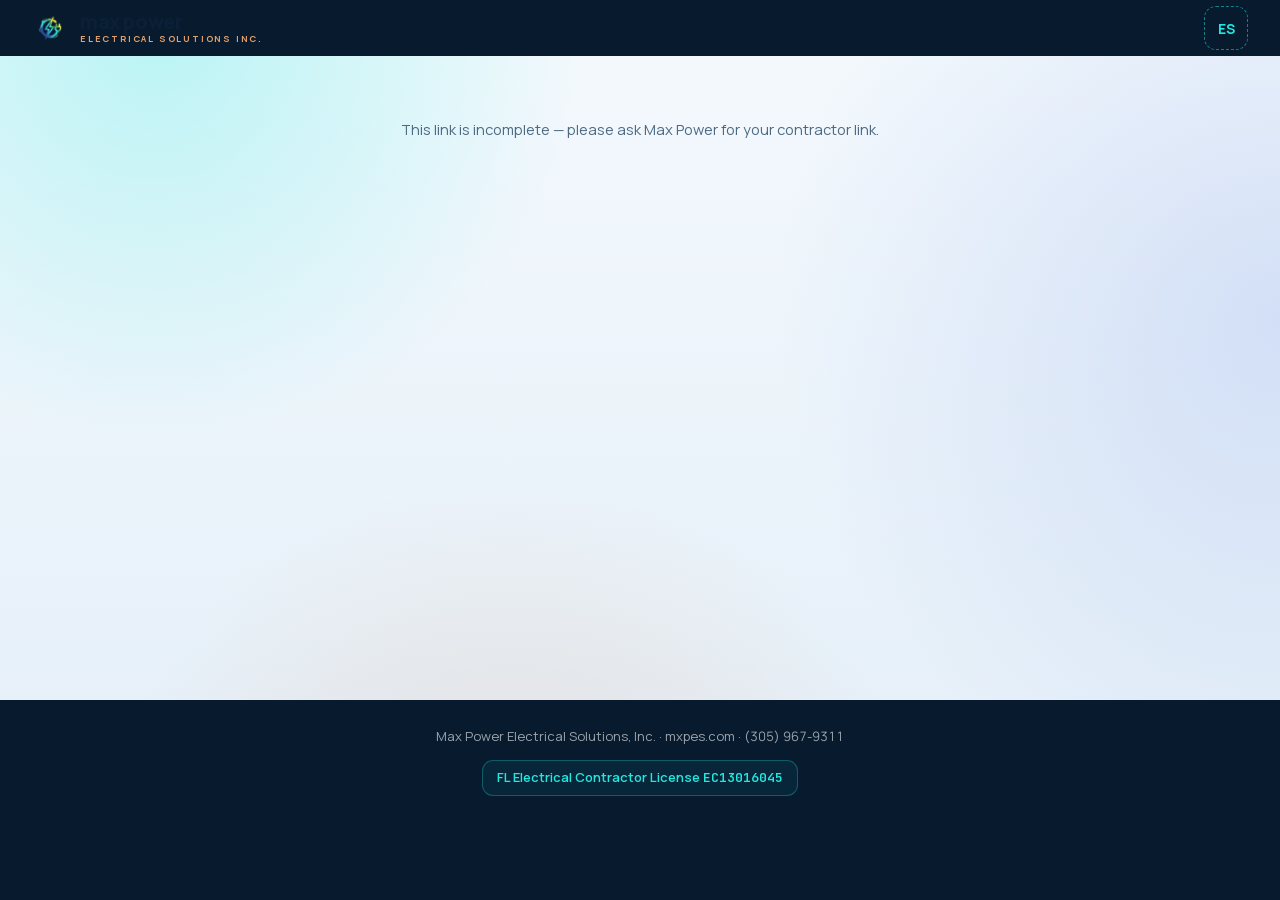
<file: gc.html>
<!DOCTYPE html>
<html lang="en">
<head>
  <meta charset="UTF-8">
  <meta name="viewport" content="width=device-width, initial-scale=1.0">
  <meta name="referrer" content="no-referrer">
  <title>Max Power — Contractor Portal</title>
  <meta name="theme-color" content="#071A2E">
  <link rel="icon" type="image/png" sizes="192x192" href="assets/icon-192.png">
  <link rel="stylesheet" href="css/styles.css?v=242">
  <link rel="stylesheet" href="css/portal.css?v=276">
  <style>
    /* ── El portal del contratista: un estado de cuenta, no una galería ── */
    :root { --gc-num: "tnum" 1; }
    #vista-app > main.container { min-width: 0; width: 100%; }
    #gc-panel { font-variant-numeric: tabular-nums; }
    .gc-cargando { text-align: center; color: var(--mp-ink-2); padding: 2.5rem 1rem; font-size: 0.92rem; }

    /* Cabecera del estado de cuenta */
    .gc-cab { display: flex; flex-wrap: wrap; justify-content: space-between; align-items: flex-end;
              gap: 0.6rem 1.5rem; padding: 1.1rem 0 0.9rem; border-bottom: 2px solid var(--mp-navy); margin-bottom: 1rem; }
    .gc-cab .kicker { margin-bottom: 0.15rem; }
    .gc-nombre { font-size: 1.55rem; font-weight: 800; color: var(--mp-ink); line-height: 1.15; margin: 0; }
    .gc-sub { font-size: 0.86rem; color: var(--mp-ink-2); margin-top: 0.25rem; }
    .gc-cab-der { text-align: right; font-size: 0.78rem; color: var(--mp-ink-2); line-height: 1.5; }
    .gc-cab-der b { color: var(--mp-ink); font-size: 0.86rem; }

    /* Los cinco números */
    .gc-resumen { display: grid; grid-template-columns: repeat(2, minmax(0, 1fr)); gap: 1px; background: var(--mp-line);
                  border: 1px solid var(--mp-line); border-radius: 14px; overflow: hidden; box-shadow: var(--mp-shadow); margin-bottom: 1.2rem; }
    .gc-num { background: var(--mp-card); padding: 0.85rem 1rem 0.8rem; min-width: 0; }
    .gc-num span { display: block; font-size: 10px; text-transform: uppercase; letter-spacing: 0.13em; color: var(--mp-ink-3); font-weight: 650; margin-bottom: 0.2rem; }
    .gc-num b { font-size: 1.28rem; color: var(--mp-ink); font-weight: 750; letter-spacing: -0.01em; overflow-wrap: anywhere; }
    .gc-num small { display: block; font-size: 0.72rem; color: var(--mp-ink-3); margin-top: 0.15rem; }
    .gc-num.ok b { color: var(--mp-ok); }
    .gc-num.debe { background: #FFF8E6; }
    .gc-num.debe b { color: #9A5B00; }
    .gc-num.debe span { color: #9A5B00; }

    /* Secciones */
    .gc-sec { margin-bottom: 1.5rem; }
    .gc-sec-tit { display: flex; align-items: baseline; justify-content: space-between; gap: 1rem;
                  font-size: 11px; text-transform: uppercase; letter-spacing: 0.16em; color: var(--mp-teal-text);
                  font-weight: 700; margin: 0 0.15rem 0.55rem; }
    .gc-sec-tit small { font-size: 10px; letter-spacing: 0.06em; color: var(--mp-ink-3); text-transform: none; font-weight: 600; }

    /* Las tablas del estado de cuenta */
    .gc-tabla-caja { background: var(--mp-card); border: 1px solid var(--mp-line); border-radius: 14px;
                     box-shadow: var(--mp-shadow); overflow-x: auto; overflow-y: hidden; -webkit-overflow-scrolling: touch; }
    table.gc-tabla { width: 100%; border-collapse: collapse; font-size: 0.86rem; }
    .gc-tabla th { text-align: left; font-size: 10px; text-transform: uppercase; letter-spacing: 0.12em; color: var(--mp-ink-3);
                   font-weight: 650; padding: 0.6rem 0.8rem; background: var(--mp-sky-1); border-bottom: 1px solid var(--mp-line); white-space: nowrap; }
    .gc-tabla td { padding: 0.62rem 0.8rem; border-bottom: 1px solid var(--mp-line); vertical-align: middle; color: var(--mp-ink); }
    .gc-tabla tr:last-child td { border-bottom: 0; }
    .gc-tabla tr.fila:hover td { background: var(--mp-sky-1); }
    .gc-tabla th.r, .gc-tabla td.r { text-align: right; white-space: nowrap; }
    .gc-tabla td.r b { font-weight: 700; }
    .gc-tabla td.ok { color: var(--mp-ok); }
    .gc-tabla td.debe { color: #9A5B00; font-weight: 700; }
    .gc-tabla td.suave { color: var(--mp-ink-3); }
    .gc-tabla tr.total td { background: var(--mp-sky-2); font-weight: 750; border-top: 2px solid var(--mp-navy); }
    .gc-tabla a.obra { color: var(--mp-navy); font-weight: 700; text-decoration: none; display: inline-block; padding: 0.35rem 0; }
    .gc-tabla a.obra:hover { text-decoration: underline; }
    .gc-tabla .sub { display: block; font-size: 0.74rem; color: var(--mp-ink-3); font-weight: 400; margin-top: 0.1rem; }
    .gc-tabla .prox { font-size: 0.78rem; color: var(--mp-ink-2); max-width: 260px; }
    .gc-tabla .prox b { color: var(--mp-ink); }
    .gc-vacio { padding: 0.9rem 1rem; font-size: 0.86rem; color: var(--mp-ink-3); }

    /* Etiquetas */
    .gc-eti { display: inline-flex; align-items: center; border-radius: 999px; background: var(--mp-sky-2); border: 1px solid var(--mp-line);
              font-size: 10px; font-weight: 650; padding: 0.22rem 0.55rem; text-transform: uppercase; letter-spacing: 0.06em; color: var(--mp-ink-2); white-space: nowrap; }
    .gc-eti.act { background: #E6F5FF; border-color: #BFE3FA; color: #0B5C8A; }
    .gc-eti.ok { background: #EAF7E4; border-color: #C7E9B8; color: var(--mp-ok); }
    .gc-eti.gris { background: var(--mp-sky-1); }
    .gc-dias { font-size: 0.74rem; color: var(--mp-ink-3); }
    .gc-dias.tarde { color: #9A5B00; font-weight: 700; }

    /* Lo que le toca */
    .gc-toca { background: #FFF8E6; border: 1px solid #F1D48A; border-radius: 14px; padding: 0.8rem 1rem; margin-bottom: 1.2rem; }
    .gc-toca .gc-sec-tit { color: #9A5B00; margin-bottom: 0.35rem; }
    .gc-toca a { display: block; padding: 0.28rem 0; color: #7A4A00; font-size: 0.86rem; font-weight: 650; text-decoration: none; }
    .gc-toca a:hover { text-decoration: underline; }

    /* Lo nuevo: un contrato esperando firma va PRIMERO y se ve de lejos */
    .gc-nuevo { background: linear-gradient(135deg, #E8F4FF 0%, #F3FBF4 100%); border: 2px solid #1E88E5; border-radius: 16px;
                padding: 0.95rem 1.1rem 1rem; margin-bottom: 1.2rem; box-shadow: 0 6px 18px rgba(30,136,229,.14); }
    .gc-nuevo .gc-sec-tit { color: #0B5C8A; margin-bottom: 0.2rem; }
    .gc-nuevo .gc-nuevo-sub { font-size: 0.82rem; color: var(--mp-ink-2); margin: 0 0 0.7rem; }
    .gc-nuevo-card { display: flex; flex-wrap: wrap; align-items: center; gap: 0.6rem 1rem; background: #fff; border: 1px solid #BFE3FA;
                     border-radius: 12px; padding: 0.7rem 0.9rem; margin-top: 0.5rem; text-decoration: none; color: inherit; }
    .gc-nuevo-card:hover { box-shadow: var(--mp-shadow-lg); }
    .gc-nuevo-card .que { flex: 1 1 16rem; min-width: 0; }
    .gc-nuevo-card .que b { display: block; font-size: 0.98rem; color: var(--mp-ink); }
    .gc-nuevo-card .que span { display: block; font-size: 0.8rem; color: var(--mp-ink-2); margin-top: 0.15rem; }
    .gc-btn { display: inline-flex; align-items: center; justify-content: center; min-height: 40px; padding: 0.45rem 1rem; border-radius: 999px;
              background: #1E88E5; color: #fff; font-weight: 750; font-size: 0.88rem; white-space: nowrap; }
    .gc-eti.nuevo { background: #1E88E5; border-color: #1E88E5; color: #fff; }
    .gc-obra.es-nueva { border-color: #1E88E5; box-shadow: 0 0 0 3px rgba(30,136,229,.12); }

    /* Las obras: tarjetas compactas */
    .gc-lista { display: grid; gap: 0.7rem; align-items: stretch; }
    .gc-obra { position: relative; display: flex; flex-direction: column; text-decoration: none; color: inherit;
               background: var(--mp-card); border: 1px solid var(--mp-line); border-radius: 14px; box-shadow: var(--mp-shadow);
               padding: 0.75rem 0.9rem 0.8rem 1.05rem; overflow: hidden; transition: transform .2s var(--mp-ease), box-shadow .2s var(--mp-ease); }
    .gc-obra::before { content: ""; position: absolute; left: 0; top: 0; bottom: 0; width: 3px; background: var(--mp-grad); }
    .gc-obra:hover { transform: translateY(-2px); box-shadow: var(--mp-shadow-lg); }
    .gc-obra-tit { font-size: 0.95rem; font-weight: 750; color: var(--mp-ink); line-height: 1.25; }
    .gc-obra-dir { font-size: 0.76rem; color: var(--mp-ink-2); margin-top: 0.12rem; }
    .gc-obra-pie { display: flex; flex-wrap: wrap; gap: 0.3rem; margin-top: 0.5rem; }
    .gc-barra { height: 4px; border-radius: 999px; background: var(--mp-sky-3); overflow: hidden; margin: 0.5rem 0 0.25rem; }
    .gc-barra i { display: block; height: 100%; background: var(--mp-grad); }
    .gc-avance { font-size: 0.74rem; color: var(--mp-ink-3); }
    .gc-ok, .gc-aviso { margin-top: auto; padding-top: 0.45rem; font-size: 0.78rem; font-weight: 650; }
    .gc-ok { color: var(--mp-ok); }
    .gc-aviso { color: #9A5B00; }
    .gc-ico { display: inline-block; width: 1.05em; height: 1.05em; vertical-align: -0.18em; margin-right: .3em; }

    /* Lateral */
    .gc-card { background: var(--mp-card); border: 1px solid var(--mp-line); border-radius: 14px; box-shadow: var(--mp-shadow); padding: 0.85rem 1rem; margin-top: 0.9rem; }
    .gc-card-tit { font-size: 11px; text-transform: uppercase; letter-spacing: 0.16em; color: var(--mp-teal-text); font-weight: 700; margin-bottom: 0.5rem; }
    .gc-item { display: block; padding: 0.28rem 0; font-size: 0.86rem; }
    .gc-item a { color: var(--mp-navy); font-weight: 650; text-decoration: none; }
    .gc-item a:hover { text-decoration: underline; }
    .gc-card .gc-item a { display: inline-block; padding: 0.4rem 0; }
    .gc-wa { display: inline-flex; align-items: center; gap: 0.45rem; margin-top: 0.4rem; background: linear-gradient(135deg, var(--mp-blue), var(--mp-cyan));
             color: #04222B; border-radius: 999px; padding: 0.5rem 0.95rem; font-size: 0.82rem; font-weight: 800; text-decoration: none; }
    .gc-nota { font-size: 0.74rem; color: var(--mp-ink-3); line-height: 1.5; margin-top: 0.6rem; }

    /* Teléfono y tableta vertical: las tablas se apilan (las 7 columnas solo caben en computadora) */
    @media (max-width: 1023px) {
      table.gc-tabla, .gc-tabla tbody, .gc-tabla tr, .gc-tabla td { display: block; width: 100%; }
      .gc-tabla thead { display: none; }
      .gc-tabla tr { padding: 0.55rem 0.85rem; border-bottom: 1px solid var(--mp-line); }
      .gc-tabla td { display: flex; justify-content: space-between; gap: 1rem; padding: 0.15rem 0; border: 0; }
      .gc-tabla td::before { content: attr(data-l); font-size: 10px; text-transform: uppercase; letter-spacing: 0.1em; color: var(--mp-ink-3); font-weight: 650; align-self: center; }
      .gc-tabla td.nombre { display: block; padding-bottom: 0.25rem; }
      .gc-tabla td.nombre::before { display: none; }
      .gc-tabla td.prox { display: block; max-width: none; padding-top: 0.3rem; }
      .gc-tabla td.prox::before { display: block; margin-bottom: 0.1rem; }
      .gc-tabla tr.total { background: var(--mp-sky-2); }
    }
    @media (max-width: 699px) { .gc-cab-der { text-align: left; } }
    @media (min-width: 700px) {
      html { font-size: 17px; }
      .container, .membrete-inner { max-width: 760px; margin-left: auto; margin-right: auto; }
      .pie { text-align: center; }
      .gc-resumen { grid-template-columns: repeat(5, minmax(0, 1fr)); }
      .gc-num { padding: 0.75rem 0.7rem 0.7rem; }
      .gc-num b { font-size: 1.05rem; }
    }
    @media (min-width: 1024px) {
      html { font-size: 16px; }
      #vista-app { display: flex; flex-direction: column; background: none; }
      #vista-app > .membrete, #vista-app > main, #vista-app > .pie { grid-column: auto; width: 100%; align-self: stretch; }
      .membrete-inner, .container { max-width: 1920px; padding-left: clamp(24px, 2.5vw, 40px); padding-right: clamp(24px, 2.5vw, 40px); }
      #gc-panel { display: grid; grid-template-columns: minmax(0, 1fr) 320px; column-gap: 1.5rem; align-items: start; }
      .gc-cab, .gc-cargando, .pt-hero { grid-column: 1 / -1; }
      .gc-col-main { grid-column: 1; }
      .gc-col-side { grid-column: 2; position: sticky; top: 1rem; }
      .gc-col-side .gc-card:first-child { margin-top: 0; }
      .gc-num { padding: 0.85rem 1rem 0.8rem; }
      .gc-num b { font-size: 1.28rem; }
      .gc-lista { grid-template-columns: repeat(auto-fill, minmax(280px, 1fr)); }
      /* Una obra sola: su tarjeta, más ancha (hasta 480 px), en vez de una casilla de un cuarto */
      .gc-lista:has(> :only-child) { grid-template-columns: minmax(280px, 480px); }
      /* La lectura cómoda: unas 80 letras por renglón como mucho, el botón sigue a la derecha */
      .gc-nuevo .gc-nuevo-sub, .gc-nuevo-card .que span, .pt-tile-s { max-width: 36em; }
    }
    @media (min-width: 1400px) {
      #gc-panel { grid-template-columns: minmax(0, 1fr) 420px; column-gap: 1.5rem; }
    }
  </style>
</head>
<body>
  <div id="vista-app">
    <header class="membrete">
      <div class="membrete-inner">
        <img id="logo" class="membrete-logo" alt="Max Power logo" src="">
        <div>
          <div class="wordmark">max power</div>
          <div class="wordmark-sub">Electrical Solutions Inc.</div>
        </div>
        <div class="membrete-der">
          <button id="gc-idioma" class="btn-idioma" title="English / Español">ES</button>
        </div>
      </div>
    </header>
    <main class="container">
      <div id="gc-panel" class="pt-panel"><p class="gc-cargando">Loading your account…</p></div>
    </main>
    <footer class="pie">
      <p>Max Power Electrical Solutions, Inc. · mxpes.com · (305) 967-9311</p>
      <div class="licencia">FL Electrical Contractor License <span class="mono">EC13016045</span></div>
    </footer>
  </div>

  <script src="js/portal-frases.js?v=228"></script>
  <script src="assets/logo.js?v=236"></script>
  <script>
  (function () {
    "use strict";
    var PORTAL = "https://zeogjvwcmstmkwxjvykz.supabase.co/functions/v1/portal";
    var WHATSAPP = "https://wa.me/13059679311";
    // El triángulo de aviso, en línea (esta página no carga iconos.js): el mismo dibujo de «alerta».
    var ICO_ALERTA = '<svg class="gc-ico" aria-hidden="true" viewBox="0 0 24 24" fill="none" stroke="currentColor" stroke-width="1.8" stroke-linecap="round" stroke-linejoin="round"><path d="M12 3.5 21 19H3z"/><path d="M12 9.5v4.5M12 17h.01"/></svg>';

    var logo = document.getElementById("logo");
    if (logo && window.MAXPOWER_LOGO) logo.src = window.MAXPOWER_LOGO;

    var lang = localStorage.getItem("mxp_cl_idioma") || "en";
    var btnIdioma = document.getElementById("gc-idioma");
    btnIdioma.textContent = lang === "en" ? "ES" : "EN";
    btnIdioma.addEventListener("click", function () {
      localStorage.setItem("mxp_cl_idioma", lang === "en" ? "es" : "en");
      location.reload();
    });

    var TXT = lang === "en" ? {
      kicker: "CONTRACTOR PORTAL · STATEMENT OF ACCOUNT",
      jobs: "jobs with Max Power", job: "job with Max Power", nObras: "on contract with you",
      alDia: "As of", preparado: "Prepared by", lic: "FL EC13016045",
      rContrato: "Contract value", rFacturado: "Invoiced to date", rCobrado: "Paid to date",
      rDebe: "Balance due now", rPorFacturar: "Not yet invoiced",
      rEnObra: "Jobs in progress", rTeToca: "Needs your attention", rTodoAlDia: "All up to date",
      rPctPagado: "paid", contactoT: "Your contact", contactoRol: "Owner · Max Power Electrical Solutions",
      rContratoS: "including signed change orders", rDebeS: function (n) { return n === 1 ? "1 open invoice" : n + " open invoices"; },
      rPorFacturarS: "future milestones",
      cuentaT: "Statement by job", cuentaS: "only the jobs on contract with you",
      cObra: "Job", cEstado: "Status", cContrato: "Contract", cFacturado: "Invoiced", cCobrado: "Paid", cDebe: "Balance due", cProximo: "Next milestone",
      total: "Total", sinHito: "—", pagadoEntero: "Paid in full",
      abiertasT: "Open invoices", abiertasS: "what is due today",
      fNum: "Invoice", fObra: "Job", fFecha: "Issued", fMonto: "Amount", fCobrado: "Paid", fSaldo: "Balance", fDias: "Age",
      dias: function (n) { return n + (n === 1 ? " day" : " days"); }, sinAbiertas: "No open invoices. Thank you.",
      tocaT: "Needs your attention", tocaFirmar: "Sign", tocaPagar: "unpaid",
      nuevoT: "New for you — waiting for your signature", nuevoS: "Open it, review the scope and the payment milestones, and sign electronically. You will get the signed copy by email.",
      nuevoBtn: "Review and sign →", nuevoDesde: "posted", nuevoEti: "NEW", gFirmar: "Waiting for your signature",
      subFirmar: function (n) { return n === 1 ? "1 proposal waiting for your signature" : n + " proposals waiting for your signature"; },
      obrasT: "All jobs", gEjecucion: "In progress", gPropuesta: "Proposals & estimates", gCompletado: "Completed",
      proximo: "Next work day", insp: "Last inspection", inspProx: "Next inspection", todoBien: "All good",
      avisoFirmar: "Action needed: sign ", avisoSinPagar: function (n, d) { return "Invoice " + n + " unpaid for " + d + " days"; },
      nuestro: "Our contract", coordina: "Owner pays direct", avance: "of the scope done",
      licT: "License & insurance", ayudaT: "Questions about this statement?",
      ayuda: "Reply to any email from info@mxpes.com or call (305) 967-9311.", wa: "WhatsApp us",
      nota: "Amounts are taken from our invoicing records and are current as of the date shown. If anything does not match your records, tell us and we will correct it right away.",
      cargando: "Loading your account…", vacio: "No open jobs right now.",
      errLink: "This link is incomplete — please ask Max Power for your contractor link.",
      errAbrir: "We couldn't open this link. It may have been renewed — please ask Max Power for a fresh one.",
      estados: { estimando: "Estimating", enviado: "Proposal sent", aprobado: "Approved", ejecucion: "In progress", pausa: "On hold", completado: "Completed" },
      insps: { paso: "Passed", fallo: "Failed", programada: "Scheduled", parcial: "Partial" }
    } : {
      kicker: "PORTAL DEL CONTRATISTA · ESTADO DE CUENTA",
      jobs: "obras con Max Power", job: "obra con Max Power", nObras: "con contrato con ustedes",
      alDia: "Al día", preparado: "Preparado por", lic: "FL EC13016045",
      rContrato: "Valor del contrato", rFacturado: "Facturado a la fecha", rCobrado: "Cobrado a la fecha",
      rDebe: "Saldo pendiente hoy", rPorFacturar: "Por facturar",
      rEnObra: "Obras en ejecución", rTeToca: "Te toca a ti", rTodoAlDia: "Todo al día",
      rPctPagado: "pagado", contactoT: "Tu contacto", contactoRol: "Dueño · Max Power Electrical Solutions",
      rContratoS: "con los change orders firmados", rDebeS: function (n) { return n === 1 ? "1 factura abierta" : n + " facturas abiertas"; },
      rPorFacturarS: "hitos futuros",
      cuentaT: "Estado de cuenta por obra", cuentaS: "solo las obras con contrato con ustedes",
      cObra: "Obra", cEstado: "Etapa", cContrato: "Contrato", cFacturado: "Facturado", cCobrado: "Cobrado", cDebe: "Saldo", cProximo: "Próximo hito",
      total: "Total", sinHito: "—", pagadoEntero: "Pagado entero",
      abiertasT: "Facturas abiertas", abiertasS: "lo que se debe hoy",
      fNum: "Factura", fObra: "Obra", fFecha: "Emitida", fMonto: "Monto", fCobrado: "Cobrado", fSaldo: "Saldo", fDias: "Días",
      dias: function (n) { return n + (n === 1 ? " día" : " días"); }, sinAbiertas: "Sin facturas abiertas. Gracias.",
      tocaT: "Te toca a ti", tocaFirmar: "Firmar", tocaPagar: "sin pagar",
      nuevoT: "Nuevo para ti — esperando tu firma", nuevoS: "Ábrelo, revisa el alcance y los hitos de pago, y firma electrónicamente. La copia firmada te llega por correo.",
      nuevoBtn: "Revisar y firmar →", nuevoDesde: "publicado", nuevoEti: "NUEVO", gFirmar: "Esperando tu firma",
      subFirmar: function (n) { return n === 1 ? "1 propuesta esperando tu firma" : n + " propuestas esperando tu firma"; },
      obrasT: "Todas las obras", gEjecucion: "En ejecución", gPropuesta: "Propuestas y estimados", gCompletado: "Terminadas",
      proximo: "Próximo día de trabajo", insp: "Última inspección", inspProx: "Próxima inspección", todoBien: "Todo al día",
      avisoFirmar: "Te toca firmar: ", avisoSinPagar: function (n, d) { return "La factura " + n + " lleva " + d + " días sin pagar"; },
      nuestro: "Contrato con ustedes", coordina: "La paga el dueño", avance: "del alcance hecho",
      licT: "Licencia y seguros", ayudaT: "¿Alguna pregunta del estado de cuenta?",
      ayuda: "Responde a cualquier correo de info@mxpes.com o llama al (305) 967-9311.", wa: "Escríbenos por WhatsApp",
      nota: "Los montos salen de nuestros registros de facturación y están al día a la fecha indicada. Si algo no cuadra con tus registros, dínoslo y lo corregimos enseguida.",
      cargando: "Cargando tu cuenta…", vacio: "Ahora mismo no hay obras abiertas.",
      errLink: "Este enlace está incompleto — pídele a Max Power el enlace de tu empresa.",
      errAbrir: "No pudimos abrir este enlace. Puede que se haya renovado — pídele a Max Power uno nuevo.",
      estados: { estimando: "Estimando", enviado: "Propuesta enviada", aprobado: "Aprobada", ejecucion: "En ejecución", pausa: "En pausa", completado: "Terminada" },
      insps: { paso: "Pasó", fallo: "No pasó", programada: "Programada", parcial: "Parcial" }
    };

    var g = new URLSearchParams(location.search).get("g") || "";
    var caja = document.getElementById("gc-panel");
    caja.querySelector(".gc-cargando").textContent = TXT.cargando;

    function esc(s) {
      return String(s == null ? "" : s).replace(/[&<>"']/g, function (c) {
        return { "&": "&amp;", "<": "&lt;", ">": "&gt;", '"': "&quot;", "'": "&#39;" }[c];
      });
    }
    function urlSegura(u) { return /^https?:\/\//i.test(String(u || "").trim()) ? String(u).trim() : ""; }
    var LOC = lang === "en" ? "en-US" : "es-ES";
    function usd(n) { return (Number(n) || 0).toLocaleString("en-US", { style: "currency", currency: "USD", minimumFractionDigits: 2, maximumFractionDigits: 2 }); }
    function fechaCorta(f) {
      if (!f) return "";
      var d = new Date(String(f) + "T12:00:00");
      if (isNaN(d.getTime())) return String(f);
      return d.toLocaleDateString(LOC, { month: "short", day: "numeric" });
    }
    function fechaLarga(f) {
      if (!f) return "";
      var d = new Date(String(f) + "T12:00:00");
      if (isNaN(d.getTime())) return String(f);
      return d.toLocaleDateString(LOC, { month: "long", day: "numeric", year: "numeric" });
    }
    function enlaceObra(id) { return "cliente.html?g=" + encodeURIComponent(g) + "&p=" + encodeURIComponent(id); }
    // Los hitos se escriben en español en la app. Al contratista se le enseñan en
    // inglés con las frases de la casa; lo que no se reconoce se deja tal cual.
    // Las frases de la casa viven en js/portal-frases.js (las comparten los dos portales)
    var FRASES = window.MXP_FRASES || [];
    function hitoEn(t) {
      t = String(t || "").trim();
      if (lang !== "en" || !t) return t;
      for (var i = 0; i < FRASES.length; i++) if (FRASES[i][0].test(t)) return t.replace(FRASES[i][0], FRASES[i][1]);
      return t;
    }

    if (!g) { caja.innerHTML = '<p class="gc-cargando">' + esc(TXT.errLink) + '</p>'; return; }

    fetch(PORTAL, { method: "POST", headers: { "Content-Type": "application/json" }, body: JSON.stringify({ g: g }) })
      .then(function (r) {
        if (r.ok) return r.json();
        if (r.status >= 400 && r.status < 500 && r.status !== 401) {
          return fetch(PORTAL + "?g=" + encodeURIComponent(g)).then(function (r2) { if (!r2.ok) throw new Error("bad"); return r2.json(); });
        }
        throw new Error("bad");
      })
      .then(pintar)
      .catch(function () { caja.innerHTML = '<p class="gc-cargando">' + esc(TXT.errAbrir) + '</p>'; });

    function pintar(p) {
      var obras = p.obras || [];
      var R = p.resumen || null;
      var hoy = (R && R.al_dia) || new Date().toISOString().slice(0, 10);
      var n = obras.length;
      // Lo que espera firma: va primero y se ve de lejos (un contrato nuevo no se confunde con los viejos)
      var porObra = {}; obras.forEach(function (o) { porObra[o.id] = o; });
      var paraFirmar = (p.te_toca || []).filter(function (x) { return x.tipo === "firmar"; });
      var porFirmarN = paraFirmar.length;
      var nuevo = porFirmarN
        ? '<div class="gc-nuevo"><div class="gc-sec-tit"><span>' + esc(TXT.nuevoT) + '</span></div>' +
          '<p class="gc-nuevo-sub">' + esc(TXT.nuevoS) + '</p>' +
          paraFirmar.map(function (x) {
            var o = porObra[x.obra] || {};
            return '<a class="gc-nuevo-card" href="' + enlaceObra(x.obra) + '">' +
              '<span class="que"><b>' + esc(x.obra_nombre || o.nombre || "") + '</b>' +
                '<span>' + esc(x.que || "") + (o.direccion ? ' · ' + esc(o.direccion) : "") +
                (x.desde ? ' · ' + esc(TXT.nuevoDesde) + ' ' + esc(fechaCorta(x.desde)) : "") + '</span></span>' +
              '<span class="gc-btn">' + esc(TXT.nuevoBtn) + '</span></a>';
          }).join("") + '</div>'
        : "";

      // ── Cabecera del estado de cuenta (v4: la misma cara del portal del cliente) ──
      function barraHTML(pc, cls) {
        return '<div class="pt-bar"><div class="pt-bar-in ' + (cls || "") + '" style="width:' + pc + '%"></div></div>';
      }
      var enObra = obras.filter(function (o) { return o.estado === "ejecucion"; }).length;
      var facAbiertas = R ? (R.facturas_abiertas || 0) : 0;
      var debeHoy = R ? (Number(R.por_cobrar) || 0) : 0;
      var pctPagadoGC = R && (Number(R.contrato) || 0) > 0
        ? Math.round((Number(R.cobrado) || 0) / (Number(R.contrato) || 1) * 1000) / 10 : 0;
      var teTocaN = (p.te_toca || []).length;

      var casillas = R
        ? '<div class="pt-tile"><div class="pt-tile-k">' + esc(TXT.rContrato) + '</div>' +
            '<div class="pt-tile-v">' + esc(usd(R.contrato)) + '</div>' +
            '<div class="pt-tile-s">' + R.obras_con_contrato + ' ' + esc(TXT.nObras) + '</div></div>' +
          '<div class="pt-tile"><div class="pt-tile-k">' + esc(TXT.rCobrado) + '</div>' +
            '<div class="pt-tile-v">' + esc(usd(R.cobrado)) + '</div>' +
            '<div class="pt-tile-s">' + pctPagadoGC + '% ' + esc(TXT.rPctPagado) + '</div>' + barraHTML(pctPagadoGC, "ok") + '</div>' +
          '<div class="pt-tile' + (debeHoy > 0 ? ' due' : '') + '"><div class="pt-tile-k">' + esc(TXT.rDebe) + '</div>' +
            '<div class="pt-tile-v">' + esc(usd(debeHoy)) + '</div>' +
            '<div class="pt-tile-s">' + esc(TXT.rDebeS(facAbiertas)) + '</div></div>' +
          '<div class="pt-tile"><div class="pt-tile-k">' + esc(TXT.rTeToca) + '</div>' +
            '<div class="pt-tile-v">' + (teTocaN || esc(TXT.rTodoAlDia)) + '</div>' +
            (porFirmarN ? '<div class="pt-tile-s">' + esc(TXT.subFirmar(porFirmarN)) + '</div>' : '') + '</div>'
        : '<div class="pt-tile"><div class="pt-tile-k">' + esc(TXT.rEnObra) + '</div>' +
            '<div class="pt-tile-v">' + enObra + '</div></div>' +
          '<div class="pt-tile"><div class="pt-tile-k">' + esc(TXT.rTeToca) + '</div>' +
            '<div class="pt-tile-v">' + (teTocaN || esc(TXT.rTodoAlDia)) + '</div>' +
            (porFirmarN ? '<div class="pt-tile-s">' + esc(TXT.subFirmar(porFirmarN)) + '</div>' : '') + '</div>';

      var cab =
        '<section class="pt-hero">' +
          '<div>' +
            '<div class="pt-kicker">' + esc(TXT.kicker) + '</div>' +
            '<h1 class="pt-nombre">' + esc(p.empresa ? p.empresa.nombre : "") + '</h1>' +
            '<div class="pt-dir">' + n + " " + esc(n === 1 ? TXT.job : TXT.jobs) + '</div>' +
            '<div class="pt-estado"><i></i>' + enObra + ' ' + esc(TXT.rEnObra) + '</div>' +
            '<div class="pt-tile-s" style="margin-top:.5rem">' + esc(TXT.alDia) + ' ' + esc(fechaLarga(hoy)) + ' · ' +
              esc(TXT.preparado) + ' Max Power Electrical Solutions, Inc. · ' + esc(TXT.lic) + '</div>' +
          '</div>' +
          '<div class="pt-tiles' + (R ? '' : ' dos') + '">' + casillas + '</div>' +
        '</section>';

      // Los cinco números viejos se fueron a la cabecera; la tabla por obra
      // sigue trayendo facturado y por facturar con su fila de totales.
      var resumen = "";

      // ── Lo que le toca ──
      var toca = (p.te_toca || []).filter(function (x) { return x.tipo !== "firmar"; }).map(function (x) {
        var linea = x.tipo === "firmar"
          ? TXT.tocaFirmar + ": " + x.que + " — " + x.obra_nombre
          : (lang === "en" ? "Invoice " : "Factura ") + x.num + " · " + usd(x.monto) + " · " + TXT.dias(x.dias) + " " + TXT.tocaPagar + " — " + x.obra_nombre;
        return '<a href="' + enlaceObra(x.obra) + '">' + esc(linea) + '</a>';
      }).join("");

      // ── El estado de cuenta por obra ──
      var conContrato = obras.filter(function (o) { return o.es_nuestro_contrato && o.dinero; });
      var filas = conContrato.map(function (o) {
        var d = o.dinero;
        var prox = d.proximo_hito
          ? '<b>' + esc(usd(d.proximo_hito.monto)) + '</b> · ' + esc(hitoEn(d.proximo_hito.titulo).slice(0, 60)) +
            (d.proximo_hito.condicion ? '<span class="sub">' + esc(hitoEn(d.proximo_hito.condicion).slice(0, 80)) + '</span>' : "")
          : (d.falta <= 0 ? '<span class="gc-eti ok">' + esc(TXT.pagadoEntero) + '</span>' : esc(TXT.sinHito));
        return '<tr class="fila">' +
          '<td class="nombre"><a class="obra" href="' + enlaceObra(o.id) + '">' + esc(o.nombre) + '</a>' +
            (o.direccion ? '<span class="sub">' + esc(o.direccion) + '</span>' : "") + '</td>' +
          '<td data-l="' + esc(TXT.cEstado) + '"><span class="gc-eti ' + (o.estado === "ejecucion" ? "act" : o.estado === "completado" ? "ok" : "gris") + '">' + esc(TXT.estados[o.estado] || o.estado) + '</span></td>' +
          '<td class="r" data-l="' + esc(TXT.cContrato) + '">' + esc(usd(d.contrato)) + '</td>' +
          '<td class="r" data-l="' + esc(TXT.cFacturado) + '">' + esc(usd(d.facturado)) + '</td>' +
          '<td class="r ok" data-l="' + esc(TXT.cCobrado) + '">' + esc(usd(d.cobrado)) + '</td>' +
          '<td class="r ' + (d.por_cobrar > 0 ? "debe" : "suave") + '" data-l="' + esc(TXT.cDebe) + '">' + esc(usd(d.por_cobrar)) + '</td>' +
          '<td class="prox" data-l="' + esc(TXT.cProximo) + '">' + prox + '</td>' +
          '</tr>';
      }).join("");
      var cuenta = R && conContrato.length
        ? '<div class="gc-sec"><div class="gc-sec-tit"><span>' + esc(TXT.cuentaT) + '</span><small>' + esc(TXT.cuentaS) + '</small></div>' +
          '<div class="gc-tabla-caja"><table class="gc-tabla"><thead><tr>' +
            '<th>' + esc(TXT.cObra) + '</th><th>' + esc(TXT.cEstado) + '</th><th class="r">' + esc(TXT.cContrato) + '</th>' +
            '<th class="r">' + esc(TXT.cFacturado) + '</th><th class="r">' + esc(TXT.cCobrado) + '</th><th class="r">' + esc(TXT.cDebe) + '</th><th>' + esc(TXT.cProximo) + '</th>' +
          '</tr></thead><tbody>' + filas +
          '<tr class="total"><td class="nombre">' + esc(TXT.total) + '</td><td data-l=""></td>' +
            '<td class="r" data-l="' + esc(TXT.cContrato) + '">' + esc(usd(R.contrato)) + '</td>' +
            '<td class="r" data-l="' + esc(TXT.cFacturado) + '">' + esc(usd(R.facturado)) + '</td>' +
            '<td class="r ok" data-l="' + esc(TXT.cCobrado) + '">' + esc(usd(R.cobrado)) + '</td>' +
            '<td class="r ' + (R.por_cobrar > 0 ? "debe" : "suave") + '" data-l="' + esc(TXT.cDebe) + '">' + esc(usd(R.por_cobrar)) + '</td>' +
            '<td data-l=""></td></tr>' +
          '</tbody></table></div></div>'
        : "";

      // ── Las facturas abiertas ──
      var abiertas = (p.facturas_abiertas || []);
      var filasF = abiertas.map(function (f) {
        return '<tr class="fila">' +
          '<td class="nombre"><b>' + esc(f.num) + '</b><span class="sub"><a class="obra" href="' + enlaceObra(f.obra) + '">' + esc(f.obra_nombre) + '</a></span></td>' +
          '<td data-l="' + esc(TXT.fFecha) + '">' + esc(fechaCorta(f.fecha)) + '</td>' +
          '<td class="r" data-l="' + esc(TXT.fMonto) + '">' + esc(usd(f.monto)) + '</td>' +
          '<td class="r ok" data-l="' + esc(TXT.fCobrado) + '">' + esc(usd(f.cobrado)) + '</td>' +
          '<td class="r debe" data-l="' + esc(TXT.fSaldo) + '">' + esc(usd(f.saldo)) + '</td>' +
          '<td data-l="' + esc(TXT.fDias) + '"><span class="gc-dias' + (f.dias >= 30 ? " tarde" : "") + '">' + esc(TXT.dias(f.dias)) + '</span></td>' +
          '</tr>';
      }).join("");
      var facturas = R
        ? '<div class="gc-sec"><div class="gc-sec-tit"><span>' + esc(TXT.abiertasT) + '</span><small>' + esc(TXT.abiertasS) + '</small></div>' +
          '<div class="gc-tabla-caja">' +
          (abiertas.length
            ? '<table class="gc-tabla"><thead><tr><th>' + esc(TXT.fNum) + '</th><th>' + esc(TXT.fFecha) + '</th><th class="r">' + esc(TXT.fMonto) + '</th>' +
              '<th class="r">' + esc(TXT.fCobrado) + '</th><th class="r">' + esc(TXT.fSaldo) + '</th><th>' + esc(TXT.fDias) + '</th></tr></thead><tbody>' + filasF +
              '<tr class="total"><td class="nombre">' + esc(TXT.total) + '</td><td data-l=""></td><td data-l=""></td><td data-l=""></td>' +
              '<td class="r debe" data-l="' + esc(TXT.fSaldo) + '">' + esc(usd(R.por_cobrar)) + '</td><td data-l=""></td></tr></tbody></table>'
            : '<p class="gc-vacio">✓ ' + esc(TXT.sinAbiertas) + '</p>') +
          '</div></div>'
        : "";

      // ── Las obras, agrupadas ──
      var tarjeta = function (o) {
        var esNueva = (o.por_firmar || 0) > 0;
        var etiquetas =
          (esNueva ? '<span class="gc-eti nuevo">' + esc(TXT.nuevoEti) + '</span>' : "") +
          '<span class="gc-eti ' + (o.estado === "ejecucion" ? "act" : o.estado === "completado" ? "ok" : "gris") + '">' + esc(TXT.estados[o.estado] || o.estado || "") + '</span>' +
          '<span class="gc-eti">' + esc(o.es_nuestro_contrato ? TXT.nuestro : TXT.coordina) + '</span>' +
          (o.proxima_inspeccion
            ? '<span class="gc-eti">' + esc(TXT.inspProx) + ": " + esc(fechaCorta(o.proxima_inspeccion.fecha)) + '</span>'
            : (o.ultima_inspeccion
              ? '<span class="gc-eti">' + esc(o.ultima_inspeccion.resultado === "programada" ? TXT.inspProx : TXT.insp) + ": " +
                esc(TXT.insps[o.ultima_inspeccion.resultado] || o.ultima_inspeccion.resultado || "") + '</span>'
              : ""));
        var prox = o.proximo
          ? '<div class="gc-obra-dir">' + esc(TXT.proximo) + ": " + esc(fechaCorta(o.proximo.fecha)) +
            (o.proximo.hora ? " · " + esc(String(o.proximo.hora).slice(0, 5)) : "") + '</div>'
          : "";
        var avance = o.avance && o.avance.total
          ? '<div class="gc-barra"><i style="width:' + o.avance.pct + '%"></i></div>' +
            '<div class="gc-avance"><b>' + o.avance.pct + '%</b> ' + esc(TXT.avance) + ' · ' + o.avance.hechos + '/' + o.avance.total + '</div>'
          : "";
        var aviso = "";
        if (o.aviso && o.aviso.tipo === "firmar") aviso = TXT.avisoFirmar + (o.aviso.que || "");
        else if (o.aviso && o.aviso.tipo === "sin_pagar") aviso = TXT.avisoSinPagar(o.aviso.num, o.aviso.dias);
        else if (typeof o.aviso === "string") aviso = o.aviso;
        return '<a class="gc-obra' + (esNueva ? " es-nueva" : "") + '" href="' + enlaceObra(o.id) + '">' +
          '<div class="gc-obra-tit">' + esc(o.nombre) + '</div>' +
          (o.direccion ? '<div class="gc-obra-dir">' + esc(o.direccion) + '</div>' : "") + prox +
          '<div class="gc-obra-pie">' + etiquetas + '</div>' + avance +
          (aviso ? '<span class="gc-aviso">' + ICO_ALERTA + esc(aviso) + '</span>' : '<span class="gc-ok">✓ ' + esc(TXT.todoBien) + '</span>') +
          '</a>';
      };
      var GRUPOS = [
        { t: TXT.gFirmar,     e: ["enviado", "aprobado", "estimando", "ejecucion", "pausa"], firma: true },
        { t: TXT.gEjecucion,  e: ["ejecucion", "pausa"] },
        { t: TXT.gPropuesta,  e: ["enviado", "aprobado", "estimando"] },
        { t: TXT.gCompletado, e: ["completado"] }
      ];
      var vistas = {};
      var grupos = GRUPOS.map(function (gr) {
        var suyas = obras.filter(function (o) { return !vistas[o.id] && gr.e.indexOf(o.estado) >= 0 && (gr.firma ? (o.por_firmar || 0) > 0 : true); })
          .sort(function (a, b) { return ((b.por_firmar || 0) - (a.por_firmar || 0)) || String(a.nombre).localeCompare(String(b.nombre)); });
        suyas.forEach(function (o) { vistas[o.id] = true; });
        if (!suyas.length) return "";
        return '<div class="gc-sec"><div class="gc-sec-tit"><span>' + esc(gr.t) + ' · ' + suyas.length + '</span></div>' +
          '<div class="gc-lista">' + suyas.map(tarjeta).join("") + '</div></div>';
      }).join("");
      var sueltas = obras.filter(function (o) { return !vistas[o.id]; });
      if (sueltas.length) grupos += '<div class="gc-sec"><div class="gc-sec-tit"><span>' + esc(TXT.obrasT) + ' · ' + sueltas.length + '</span></div><div class="gc-lista">' + sueltas.map(tarjeta).join("") + '</div></div>';

      var lic = (p.licencias || []).map(function (d) {
        var tt = lang === "en" ? (d.titulo_en || d.titulo) : d.titulo;
        if (!urlSegura(d.url)) return "";
        return '<div class="pt-lic"><i>✓</i><a target="_blank" rel="noopener" href="' + esc(urlSegura(d.url)) + '">' + esc(tt) + '</a></div>';
      }).join("");

      caja.innerHTML = cab +
        '<div class="gc-col gc-col-main">' +
          nuevo + resumen +
          (toca ? '<div class="gc-toca"><div class="gc-sec-tit"><span>' + esc(TXT.tocaT) + '</span></div>' + toca + '</div>' : "") +
          cuenta + facturas +
          (n ? grupos : '<div class="gc-card"><p class="gc-item">' + esc(TXT.vacio) + '</p></div>') +
        '</div>' +
        '<div class="gc-col gc-col-side">' +
          '<div class="pt-card"><div class="pt-h">' + esc(TXT.contactoT) + '</div>' +
            '<div class="pt-contacto"><div class="pt-avatar">EA</div>' +
              '<div><b>Edgar Arboleya</b><span>' + esc(TXT.contactoRol) + '</span>' +
              '<span>(305) 967-9311 · info@mxpes.com</span></div></div>' +
            '<p class="pt-lead chico" style="margin-top:.6rem">' + esc(TXT.ayuda) + '</p>' +
            '<a class="pt-wa" target="_blank" rel="noopener" href="' + WHATSAPP + '">' + esc(TXT.wa) + '</a>' +
          '</div>' +
          (lic ? '<div class="pt-card"><div class="pt-h">' + esc(TXT.licT) + '</div>' + lic + '</div>' : "") +
          (R ? '<div class="pt-card"><p class="pt-lead chico" style="margin:0">' + esc(TXT.nota) + '</p></div>' : "") +
        '</div>';
    }
  })();
  </script>
</body>
</html>
</file>
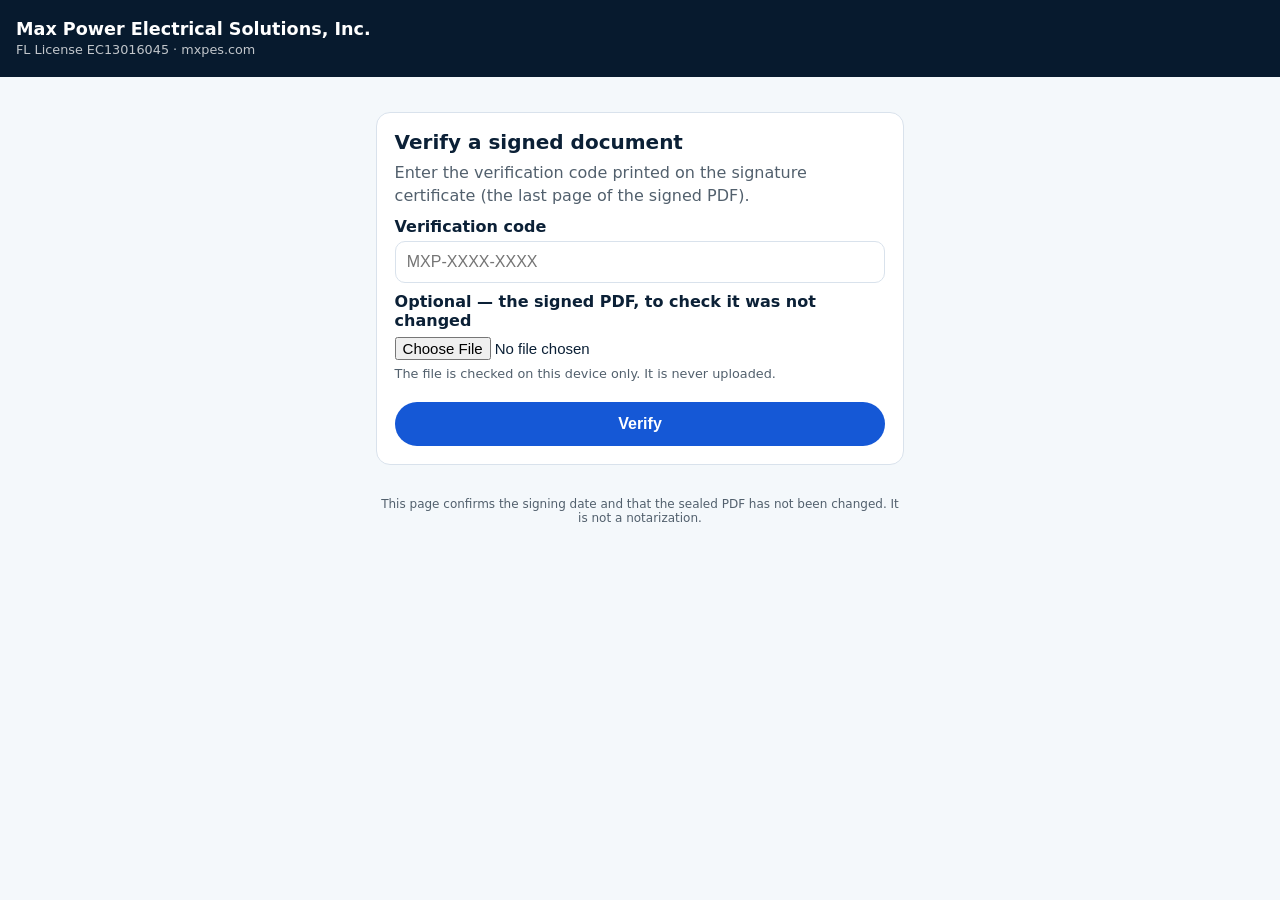
<file: verificar.html>
<!DOCTYPE html>
<html lang="en">
<head>
  <meta charset="UTF-8">
  <meta name="viewport" content="width=device-width, initial-scale=1.0">
  <meta name="referrer" content="no-referrer">
  <title>Verify a Signed Document — Max Power</title>
  <meta name="theme-color" content="#071A2E">
  <link rel="icon" type="image/png" sizes="192x192" href="assets/icon-192.png">
  <style>
    :root { --tinta: #0B2036; --gris: #52606D; --linea: #D9E2EC; --fondo: #F4F8FB; --azul: #1558D6; --ok: #1a7f37; --mal: #B3261E; }
    * { box-sizing: border-box; }
    body { margin: 0; font-family: system-ui, -apple-system, "Segoe UI", Roboto, sans-serif; background: var(--fondo); color: var(--tinta); }
    header { background: #071A2E; color: #fff; padding: 1.2rem 1rem; }
    header b { font-size: 1.1rem; } header div { font-size: .8rem; opacity: .75; margin-top: .2rem; }
    main { max-width: 560px; margin: 0 auto; padding: 1.2rem 1rem 3rem; }
    .caja { background: #fff; border: 1px solid var(--linea); border-radius: 14px; padding: 1.1rem; margin-top: 1rem; }
    h1 { font-size: 1.25rem; margin: 0 0 .4rem; }
    p { line-height: 1.45; color: var(--gris); margin: .3rem 0; }
    label { display: block; font-weight: 600; margin-top: .6rem; }
    input[type=text] { width: 100%; font-size: 16px; padding: .7rem; border: 1px solid var(--linea); border-radius: 10px; margin-top: .3rem; text-transform: uppercase; }
    input[type=file] { margin-top: .4rem; font-size: 15px; max-width: 100%; }
    button { margin-top: .9rem; min-height: 44px; width: 100%; border: 0; border-radius: 999px; background: var(--azul); color: #fff; font-size: 1rem; font-weight: 700; cursor: pointer; }
    button:disabled { opacity: .6; }
    .fila { display: flex; justify-content: space-between; gap: 1rem; padding: .45rem 0; border-top: 1px solid var(--linea); }
    .fila:first-child { border-top: 0; }
    .fila span:first-child { color: var(--gris); } .fila span:last-child { text-align: right; font-weight: 600; word-break: break-word; }
    .huella { font-family: ui-monospace, Menlo, monospace; font-size: .72rem; word-break: break-all; }
    .ok { color: var(--ok); font-weight: 700; } .mal { color: var(--mal); font-weight: 700; }
    footer { text-align: center; font-size: .75rem; color: var(--gris); margin-top: 2rem; }
  </style>
</head>
<body>
  <header><b>Max Power Electrical Solutions, Inc.</b><div>FL License EC13016045 · mxpes.com</div></header>
  <main>
    <div class="caja">
      <h1>Verify a signed document</h1>
      <p>Enter the verification code printed on the signature certificate (the last page of the signed PDF).</p>
      <form id="f">
        <label for="c">Verification code</label>
        <input id="c" type="text" autocomplete="off" placeholder="MXP-XXXX-XXXX" maxlength="20" required>
        <label for="pdf">Optional — the signed PDF, to check it was not changed</label>
        <input id="pdf" type="file" accept="application/pdf">
        <p style="font-size:.8rem">The file is checked on this device only. It is never uploaded.</p>
        <button id="b" type="submit">Verify</button>
      </form>
    </div>
    <div class="caja" id="r" hidden></div>
    <footer>This page confirms the signing date and that the sealed PDF has not been changed. It is not a notarization.</footer>
  </main>
  <script>
    (function () {
      "use strict";
      var PORTAL = "https://zeogjvwcmstmkwxjvykz.supabase.co/functions/v1/portal";
      var $ = function (id) { return document.getElementById(id); };
      var esc = function (t) { return String(t == null ? "" : t).replace(/[&<>"']/g, function (ch) { return { "&": "&amp;", "<": "&lt;", ">": "&gt;", '"': "&quot;", "'": "&#39;" }[ch]; }); };
      var prev = new URLSearchParams(location.search).get("c");
      if (prev) $("c").value = prev;

      async function huellaDe(archivo) {
        var buf = await archivo.arrayBuffer();
        var h = await crypto.subtle.digest("SHA-256", buf);
        return Array.prototype.map.call(new Uint8Array(h), function (x) { return x.toString(16).padStart(2, "0"); }).join("");
      }

      $("f").addEventListener("submit", async function (e) {
        e.preventDefault();
        var codigo = $("c").value.trim().toUpperCase();
        if (!codigo) return;
        $("b").disabled = true; $("b").textContent = "Checking…";
        var r = $("r");
        try {
          var resp = await fetch(PORTAL + "?verificar=" + encodeURIComponent(codigo));
          var d = await resp.json().catch(function () { return {}; });
          if (resp.status === 429) {
            r.innerHTML = '<p class="mal">Too many checks from this connection. Please try again in a few minutes.</p>';
          } else if (!d.encontrado) {
            r.innerHTML = '<p class="mal">No signed document matches that code.</p><p>Check the code on the certificate and try again.</p>';
          } else {
            var filas =
              '<div class="fila"><span>Document</span><span>' + esc(d.documento) + '</span></div>' +
              '<div class="fila"><span>Signed by (initials)</span><span>' + esc(d.firmado_por) + '</span></div>' +
              '<div class="fila"><span>Signed on</span><span>' + esc(d.firmado_el) + '</span></div>' +
              (d.huella ? '<div class="fila"><span>Sealed PDF fingerprint (SHA-256)</span><span class="huella">' + esc(d.huella) + '</span></div>' : "");
            var comp = "";
            var archivo = $("pdf").files[0];
            if (archivo && d.huella) {
              var mia = await huellaDe(archivo);
              comp = mia === d.huella
                ? '<p class="ok">✓ Your PDF matches the sealed original: it has not been changed.</p>'
                : '<p class="mal">✗ Your PDF does NOT match the sealed original. It may have been changed, or it may be a different copy.</p>';
            } else if (archivo && !d.huella) {
              comp = '<p>This document has no sealed fingerprint on record, so the file cannot be compared.</p>';
            }
            r.innerHTML = '<p class="ok">✓ This document was signed through the Max Power client portal.</p>' + filas + comp;
          }
        } catch (err) {
          r.innerHTML = '<p class="mal">Could not reach the verification service. Please try again.</p>';
        }
        r.hidden = false;
        $("b").disabled = false; $("b").textContent = "Verify";
      });
    })();
  </script>
</body>
</html>
</file>
<file: css/styles.css>
/* ==== «Cobre y luz» (tanda 1, 25-sep): la letra va DENTRO de la app ====
   Manrope para todo y JetBrains Mono para números de permiso, factura y licencia.
   Los archivos están en assets/fonts (subconjunto latino): la app abre sin señal,
   nada se baja de Google. */
@font-face {
  font-family: 'Manrope';
  src: url('../assets/fonts/manrope.woff2') format('woff2');
  font-weight: 400 800;
  font-style: normal;
  font-display: swap;
  unicode-range: U+0000-00FF, U+2013-2014, U+2018-201A, U+201C-201E, U+2022, U+2026;
}
@font-face {
  font-family: 'JetBrains Mono';
  src: url('../assets/fonts/jetbrains-mono.woff2') format('woff2');
  font-weight: 500 600;
  font-style: normal;
  font-display: swap;
  unicode-range: U+0000-00FF, U+2013-2014, U+2018-201A, U+201C-201E, U+2022, U+2026;
}

:root {
  /* Marca */
  --mp-navy:   #1B3C8C;
  --mp-blue:   #2A5BD7;
  --mp-cyan:   #22E8E0;   /* solo sobre fondos oscuros */
  --mp-lime:   #8CF06A;
  --mp-yellow: #EFE22E;
  --mp-deep:   #071A2E;

  --mp-grad: linear-gradient(96deg,#1B3C8C 0%,#2A5BD7 24%,#22E8E0 58%,#8CF06A 80%,#EFE22E 100%);

  /* Superficies claras (celestes, nunca gris puro) */
  --mp-sky-1: #F6FCFF;
  --mp-sky-2: #E8F3FA;
  --mp-sky-3: #DCEEF7;
  --mp-card:  #FFFFFF;
  --mp-line:  #cfe0ee;

  /* Texto sobre claro */
  --mp-ink:   #0B2036;
  --mp-ink-2: #4D6A83;
  --mp-ink-3: #5B7690;   /* el #7e97ad del brief da 3.0:1 sobre blanco; este llega a 4.5:1 */

  /* Acento claro-seguro (el cyan no se usa como texto en claro) */
  --mp-teal-text: #0D7D92;

  /* Semántica de estado: cyan = activo, lima = completo, amarillo = urgencia */
  --mp-ok:     #1E6B35;   /* verde oscuro para texto sobre claro */
  --mp-warn-bg:#FBF6C9;
  --mp-warn-bd:#efdc7c;
  --mp-warn-tx:#5A4300;
  --mp-danger: #C8372D;

  --mp-shadow:    0 2px 4px rgba(11,32,54,.06), 0 16px 36px -18px rgba(11,32,54,.34);
  --mp-shadow-lg: 0 2px 4px rgba(11,32,54,.05), 0 22px 48px -20px rgba(11,32,54,.28);
  --mp-ease: cubic-bezier(.2,.8,.3,1);

  /* P182 (25-sep): los colores sueltos que se repetían, con nombre. Mismos hex de siempre. */
  --mp-white:      #FFFFFF;
  --mp-black:      #000000;
  --mp-sky-0:      #F4FBFF;   /* texto/fondo casi blanco sobre azul profundo */
  --mp-danger-tx:  #C8372D;   /* rojo de texto (avisos, vencido) */
  --mp-danger-bg:  #FDF1F1;
  --mp-danger-bg2: #FDF4F4;
  --mp-danger-bd:  #F3D2CE;
  --mp-danger-2:   #B23232;
  --mp-danger-3:   #E5484D;
  --mp-ok-2:       #4C8A1F;   /* verde de texto */
  --mp-ok-bg:      #E3F7DA;
  --mp-ok-bd:      #BFE8A8;
  --mp-cyan-bg:    #EAFBFA;
  --mp-blue-2:     #2E62E0;
  --mp-line-2:     #BCDCEA;
  --mp-deep-2:     #0E2A4C;
  /* La escala de letras (P182), subida a la de «Cobre y luz»: nada por debajo de 13 px */
  --fs-1: 13px;      /* etiquetas chicas */
  --fs-2: 13px;      /* notas, metadatos */
  --fs-3: 14px;      /* texto secundario */
  --fs-4: 15px;      /* texto de apoyo */
  --fs-5: 16px;      /* texto normal */
  --fs-6: 17px;      /* botones y títulos de tarjeta */
  --fs-7: 20px;      /* títulos */
  --fs-8: 26px;      /* cifras grandes */
  --fs-h1: 30px;     /* título de pantalla · 800 */
  --fs-h2: 18px;     /* título de tarjeta · 800 */
  --fs-body: 17px;   /* cuerpo */
  --fs-label: 14px;  /* etiquetas en frase, no en mayúsculas (se leen mejor) */
  --fs-small: 13px;  /* lo más chico que se escribe en la app */
  --fs-money: 44px;

  /* ==== «Cobre y luz» (tanda 1): tokens nuevos, con los valores del brief ==== */
  /* Cobre: el oficio. Solo acento (cables, iconos, etiquetas de sección); nunca fondos ni texto largo */
  --cu: #C8783A;
  --cu-light: #E3A06A;
  --cu-deep: #B86A2E;
  --cu-dark: #8F4F1F;
  --wire: linear-gradient(180deg, #E3A06A, #B86A2E 55%, #8F4F1F);
  --grad-warm: linear-gradient(96deg, #22E8E0 0%, #8CF06A 55%, #EFE22E 100%);
  /* La noche: barra de arriba y la tarjeta que más importa */
  --night: #071A2E;
  --night-2: #0B1F47;
  --night-3: #163B8F;
  /* Estados */
  --ok: #1E8E4E;  --ok-ink: #1E6B35;  --ok-bg: #E3F7DA;
  --warn-ink: #5A4300;  --warn-bg: #FBF6C9;
  --bad: #C8372D;  --bad-line: #F3D2CE;
  /* Fondo «Niebla viva»: blanco que baja a celeste, con tres auras de luz */
  --bg: radial-gradient(circle at 12% 2%, rgba(34,232,224,.28), transparent 30%),
        radial-gradient(circle at 100% 35%, rgba(42,91,215,.14), transparent 36%),
        radial-gradient(circle at 40% 100%, rgba(200,120,58,.16), transparent 36%),
        linear-gradient(180deg, #f4f9fd 0%, #e3eef8 100%);
  --shadow-night: 0 20px 44px -18px rgba(11,32,54,.6), inset 0 1px 0 rgba(255,255,255,.14);
  /* Letra */
  --font: 'Manrope', system-ui, -apple-system, "Segoe UI", sans-serif;
  --mono: 'JetBrains Mono', ui-monospace, SFMono-Regular, Menlo, monospace;
  /* Medidas para el dedo (con guantes) */
  --tap: 44px;       /* lo mínimo para tocar */
  --btn-h: 56px;     /* botón principal */
  --btn2-h: 50px;    /* botón secundario */
  --field-h: 54px;   /* campos de escribir */
  --r-btn: 12px;
  --r-card: 18px;
  --r-field: 10px;

  /* ==== Tanda 4 (28-sep): los colores y tamaños que andaban sueltos, con nombre ====
     Fuera de :root ya no se escribe ningún hex: se usa uno de estos. */
  /* Tamaños con nombre (el salto se nota si se fuerzan a la escala) */
  --fs-obra: 22px;          /* nombre de la obra en la tarjeta noche de Hoy */
  --fs-cifra: 40px;         /* la cifra grande del resumen del dueño */
  --fs-flecha-etapa: 22px;  /* la flechita › entre etapas (más chica que la de las filas, 26) */
  /* Texto sobre la luz y sobre la noche (brief) */
  --ink-on-grad: #04202A;   /* texto sobre el Pulso y sobre lo encendido cian→lima */
  --night-ink-2: #B8C7D9;   /* texto segundo sobre noche */
  --night-ink-3: #9FB3C8;   /* texto tercero sobre noche, pestaña apagada, gris apagado */
  --night-ink-4: #6F8AA6;   /* números del panel de breakers */
  --night-bad: #FFB1A8;     /* rojo que se lee sobre noche (agenda vencida, aviso de error) */
  --night-navy: #7C9BEA;    /* el azul marino de los puntos de estado, para que se vea sobre noche */
  --night-blue: #5B8CF5;    /* el azul de los puntos de estado, para que se vea sobre noche */
  /* Puntos de estado */
  --mp-amber: #F2B705;      /* el punto ámbar */
  --mp-ok-3: #2FB56B;       /* el punto verde */
  /* Cajas de aviso claras */
  --mp-warn-bg-2: #FFFBEB;  /* crema muy claro: «pide algo», caja ámbar del alcance */
  --mp-warn-bd-2: #F0D9A8;  /* borde crema/naranja claro de esas cajas */
  --mp-gris-bd: #9AA6B8;    /* borde gris de la caja informativa del alcance (.alc-gris), sobre claro */
  --bad-ink: #7A2620;       /* texto rojo oscuro sobre rosado (pareja de --ok-ink y --warn-ink) */
  --bad-line-2: #E8A0A0;    /* borde rojo más marcado: urgente, documento en rojo, precio que falta */
  --ok-bg-2: #EAFAF0;       /* verde menta muy claro: luz verde, chip «ya entró», cajas verdes */
  --ok-line-2: #B7E4C7;     /* borde verde menta de esas cajas */
  --mp-cyan-bd: #BDE8E4;    /* borde de mi burbuja del chat (pareja de --mp-cyan-bg) */
  --grad-volt: linear-gradient(180deg, #FFFCE6 0%, #FFF3B3 100%);  /* fondo de la tarjeta volt (avisos, «Regla del día»), el del brief */
  /* Panel de breakers (valores del brief) */
  --panel-caja-1: #18222E;  /* caja, arriba del degradado */
  --panel-caja-2: #0F1720;  /* caja, abajo del degradado */
  --panel-borde: #2A3644;   /* borde de la caja */
  --panel-palanca: #5C6B7D; /* palanca apagada */
  /* Transparencias que se usan como fondo, borde o letra (las de sombras y brillos siguen escritas) */
  --blanco-06: rgba(255,255,255,.06);  /* fondo fantasma sobre noche (Ir/Salir, chips, al pasar) */
  --blanco-10: rgba(255,255,255,.1);   /* fondo de chip y raya sobre noche */
  --blanco-14: rgba(255,255,255,.14);  /* borde suave y barrita apagada sobre noche */
  --blanco-22: rgba(255,255,255,.22);  /* borde de botón fantasma sobre noche */
  --blanco-60: rgba(255,255,255,.6);   /* texto del pie oscuro */
  --blanco-70: rgba(255,255,255,.7);   /* fondo de la cita en el alcance */
  --blanco-85: rgba(255,255,255,.85);  /* texto claro sobre noche (usuario, pie) */
  --cian-06: rgba(34,232,224,.06);     /* fondo cian muy leve (licencia del pie, «+ Agregar») */
  --cian-12: rgba(34,232,224,.12);     /* fondo cian de lo encendido sobre noche; borde del lateral */
  --cian-28: rgba(34,232,224,.28);     /* raya o borde cian fino */
  --cian-32: rgba(34,232,224,.32);     /* borde de la tarjeta noche (brief) */
  --cian-45: rgba(34,232,224,.45);     /* borde cian medio (aviso, deshacer, avatar) */
  --cian-50: rgba(34,232,224,.5);      /* borde de los puntos y del chat */
  --cian-60: rgba(34,232,224,.6);      /* borde cian al pasar o enfocar sobre noche */
  --lima-25: rgba(140,240,106,.25);    /* fondo del paso hecho / hito cobrado */
  --verde-45: rgba(59,142,30,.45);     /* borde del documento en verde */
  --rojo-noche-50: rgba(255,120,120,.5); /* borde del aviso de error sobre oscuro */
  --marino-16: rgba(27,60,140,.16);    /* borde de fichas y botones claros */
  --marino-55: rgba(27,60,140,.55);    /* borde de la ficha encendida */
  --tinta-07: rgba(11,32,54,.07);      /* fondo gris-tinta leve (chip otro día, esqueleto) */
  --tinta-12: rgba(11,32,54,.12);      /* el brillo del esqueleto mientras carga */
  --tinta-18: rgba(11,32,54,.18);      /* borde tinta (líneas del alcance, rueda de espera) */
  --velo-noche-35: rgba(7,26,46,.35);  /* fondo detrás de la hoja de abajo */
  --velo-noche-55: rgba(7,26,46,.55);  /* fondo detrás de las ventanas */
  --velo-noche-72: rgba(7,26,46,.72);  /* velo fuerte: marca de la foto, pantalla «sin señal» */
  --velo-cielo-92: rgba(232,243,250,.92); /* fondo de la barra de pestañas de la ficha */
  --velo-noche-texto: linear-gradient(100deg, rgba(7,26,46,.78) 0%, rgba(7,26,46,.55) 50%, rgba(7,26,46,.15) 100%); /* velo sobre la textura ANSI para que la letra se lea */
}

* { margin: 0; padding: 0; box-sizing: border-box; }

/* Nada puede empujar la página más ancha que la pantalla (teléfonos):
   los selects se estiraban al ancho de su opción más larga */
select, input, textarea { max-width: 100%; min-width: 0; }
body { overflow-x: hidden; }

html { font-size: 100%; }
body {
  font-family: var(--font);
  font-size: var(--fs-body);
  line-height: 1.5;
  font-variant-numeric: tabular-nums;
  /* Color de respaldo; la niebla va en la capa fija de abajo (body::before) */
  background: var(--mp-sky-2);
  color: var(--mp-ink);
  -webkit-font-smoothing: antialiased;
  position: relative;
  isolation: isolate;   /* la capa de la niebla queda debajo de todo, pero dentro del body */
}
/* Fondo «Niebla viva» en una capa fija por debajo. Nunca background-attachment: fixed
   (el Safari del iPhone lo rompe y la pantalla salta al deslizar). */
body::before {
  content: "";
  position: fixed;
  inset: 0;
  z-index: -1;
  background: var(--bg);
  pointer-events: none;
}

/* ============ PORTADA: usuario y contraseña («Cobre y luz», tanda 1) ============ */
/* El atributo hidden debe ganar aunque .login declare display:flex */
[hidden] { display: none !important; }

/* Fondo claro con la niebla (la del body): ya no es la pantalla azul oscura entera.
   Arriba la misma barra noche de la app con su cable de cobre. */
.login {
  min-height: 100vh;
  min-height: 100dvh;
  display: flex;
  flex-direction: column;
  position: relative;
}
.login-barra {
  position: relative;
  height: 60px;
  flex-shrink: 0;
  background: var(--night);
  display: flex;
  align-items: center;
  gap: 10px;
  padding: 0 16px;
}
.login-barra-logo { width: 36px; height: 36px; border-radius: 9px; flex-shrink: 0; }
.login-barra > .wire-cu { position: absolute; left: 0; right: 0; bottom: -4px; }
.login-caja {
  width: min(420px, 100%);
  margin: 0 auto;
  padding: 28px 16px 24px;
  text-align: center;
  position: relative;
  flex: 1;
  display: flex;
  flex-direction: column;
}
.login-logo {
  width: 164px;
  height: 164px;
  margin: 0 auto 10px;
  object-fit: contain;
}
.login-titulo {
  font-size: var(--fs-h1);
  font-weight: 800;
  line-height: 1.08;
  letter-spacing: -0.02em;
  color: var(--mp-ink);
  text-wrap: balance;
}
.login-empresa {
  font-size: var(--fs-label);
  color: var(--mp-ink-2);
  margin: 8px 0 20px;
}

/* La tarjeta blanca con el cable de cobre como filo de arriba */
.login-form { display: grid; gap: 14px; text-align: left; }
.login-form label {
  display: grid;
  gap: 7px;
  color: var(--mp-ink);
  font-size: var(--fs-4);
  font-weight: 700;
}
.login-error {
  background: var(--mp-card);
  border: 1px solid var(--bad-line);
  border-radius: var(--r-field);
  color: var(--bad);
  font-size: var(--fs-4);
  font-weight: 700;
  padding: 10px 12px;
  text-align: center;
}
.login-form .btn-entrar { margin-top: 4px; }
/* «¿No puedes entrar?»: se toca y dice qué hacer. Sin correo ni formulario. */
.login-ayuda { text-align: center; }
.login-ayuda > summary {
  list-style: none;
  min-height: var(--tap);
  display: inline-flex;
  align-items: center;
  justify-content: center;
  padding: 0 12px;
  font-size: var(--fs-4);
  font-weight: 700;
  color: var(--mp-navy);
  text-decoration: underline;
  text-underline-offset: 3px;
  cursor: pointer;
}
.login-ayuda > summary::-webkit-details-marker { display: none; }
.login-ayuda p { font-size: var(--fs-3); color: var(--mp-ink-2); margin: 2px 0 4px; }
.login-pie {
  margin-top: auto;
  padding-top: 22px;
  display: grid;
  gap: 4px;
  font-size: var(--fs-small);
  color: var(--mp-ink-2);
}
.login-pie .mono { font-size: var(--fs-small); color: var(--mp-ink); }

/* ============ BARRA NOCHE de arriba + cable de cobre («Cobre y luz») ============ */
/* Fondo sólido (sin el desenfoque): se lee igual al sol y no pesa en el teléfono.
   El cable de cobre cuelga debajo (.wire-cu, último hijo) y viaja con la barra pegajosa. */
.membrete {
  background: var(--night);
  border-bottom: 0;
  position: sticky;
  top: 0;
  z-index: 20;
}
.membrete > .wire-cu { position: absolute; left: 0; right: 0; bottom: -4px; }
.membrete-inner {
  max-width: 1120px;
  margin: 0 auto;
  height: 60px;
  padding: 0 16px;
  display: flex;
  align-items: center;
  gap: 10px;
}
.membrete-logo {
  width: 36px;
  height: 36px;
  flex-shrink: 0;
}
.membrete-der {
  margin-left: auto;
  display: flex;
  align-items: center;
  gap: 6px;
}
/* La marca: «max power» con la luz cálida (cian → lima → amarillo; va sobre la noche) */
.wordmark {
  white-space: nowrap;
  font-size: var(--fs-7);
  font-weight: 800;
  letter-spacing: -0.02em;
  line-height: 1.05;
  text-transform: lowercase;
  width: fit-content;
}
/* 9 px a propósito: es parte de la marca, no texto para leer (brief, barra superior) */
.wordmark-sub {
  color: var(--cu-light);
  font-size: 9px;
  font-weight: 700;
  letter-spacing: 0.2em;
  text-transform: uppercase;
  margin-top: 2px;
  line-height: 1.2;
}

/* El cable de cobre con la chispa que lo recorre (la corriente) */
.wire-cu { position: relative; height: 4px; background: var(--wire); overflow: hidden; }
.wire-cu::after {
  content: ''; position: absolute; top: -2px; bottom: -2px; width: 90px; left: -100px; border-radius: 4px;
  background: linear-gradient(90deg, transparent, var(--mp-cyan) 35%, var(--mp-white) 50%, var(--mp-cyan) 65%, transparent);
  box-shadow: 0 0 14px rgba(34,232,224,.9);
  animation: mp-spark 3.2s linear infinite;
}
@keyframes mp-spark { 0% { left: -100px; } 100% { left: 105%; } }

/* Texto con la luz de la marca (solo una palabra del título) */
.grad-text { background: var(--mp-grad); -webkit-background-clip: text; background-clip: text; color: transparent; -webkit-text-fill-color: transparent; }
.grad-text-warm { background: var(--grad-warm); -webkit-background-clip: text; background-clip: text; color: transparent; -webkit-text-fill-color: transparent; }
/* Letra de dato: permiso, factura, licencia, circuito */
.mono { font-family: var(--mono); font-weight: 600; }
.muted { color: var(--mp-ink-2); }
/* Etiqueta de sección: cobre, en frase (sin mayúsculas ni espaciado) */
.label-cu { font-size: var(--fs-label); font-weight: 800; color: var(--cu-dark); }
.usuario-chip {
  color: var(--blanco-85);
  font-size: var(--fs-2);
  font-weight: 600;
  white-space: nowrap;
  overflow: hidden;
  text-overflow: ellipsis;
}
/* En el teléfono el nombre no cabe junto al logo: se oculta y quedan EN + Salir */
@media (max-width: 480px) {
  .usuario-chip { display: none; }
  .cal-semana-nombres span, .cal-grid { font-size: var(--fs-2); }
}
/* Todo lo que se toca en la barra: 44 × 44 como mínimo */
.btn-salir {
  min-height: var(--tap);
  background: var(--blanco-06);
  color: var(--mp-white);
  border: 1px solid var(--blanco-22);
  border-radius: var(--r-btn);
  padding: 0 0.8rem;
  font-size: var(--fs-3);
  font-weight: 700;
  cursor: pointer;
  font-family: inherit;
}
.btn-salir:hover, .btn-salir:focus-visible { color: var(--mp-cyan); }

/* Cambio de idioma: muestra el idioma AL QUE cambias (sin el globito) */
.btn-idioma {
  min-width: var(--tap);
  min-height: var(--tap);
  background: none;
  color: var(--mp-cyan);
  border: 1px dashed var(--cian-50);
  border-radius: var(--r-btn);
  padding: 0 0.4rem;
  font-size: var(--fs-3);
  font-weight: 700;
  cursor: pointer;
  font-family: inherit;
}
.btn-idioma:hover, .btn-idioma:focus-visible { border-style: solid; }

/* ============ Barra de herramientas (migas + acciones) ============ */
.toolbar {
  max-width: 1120px;
  margin: 0 auto;
  padding: 1.1rem 16px 0;
  display: flex;
  align-items: center;
  gap: 0.7rem;
}
.btn-volver {
  background: var(--mp-card);
  color: var(--mp-navy);
  border: 1px solid var(--mp-line);
  border-radius: var(--r-btn);
  width: 44px; height: 44px;
  min-width: 44px;
  font-size: var(--fs-6);
  font-weight: 700;
  cursor: pointer;
  flex-shrink: 0;
  font-family: inherit;
}
.btn-volver:hover, .btn-volver:focus-visible { box-shadow: var(--mp-shadow); }
.toolbar-titulos { flex: 1; min-width: 0; }
/* La etiqueta de sección de arriba («Panel de proyectos»): cobre y en frase */
.kicker {
  font-size: var(--fs-label);
  font-weight: 800;
  color: var(--cu-dark);
}
#titulo-vista {
  font-size: clamp(24px, 6.4vw, var(--fs-h1));
  font-weight: 800;
  letter-spacing: -0.02em;
  color: var(--mp-ink);
  line-height: 1.08;
  text-wrap: balance;
}
/* «+ Nuevo proyecto»: navy sólido (el Pulso se guarda para la acción de la pantalla) */
.btn-nuevo {
  min-height: var(--tap);
  background: var(--mp-navy);
  color: var(--mp-white);
  border: none;
  border-radius: var(--r-btn);
  padding: 0 1rem;
  font-size: var(--fs-4);
  font-weight: 700;
  cursor: pointer;
  white-space: nowrap;
  font-family: inherit;
}
.btn-nuevo:hover { background: var(--night-3); }
.btn-nuevo:active { transform: translateY(1px); }

.container {
  max-width: 1120px;
  margin: 0 auto;
  padding: 1rem 20px 2rem;
}

/* ============ HOME: categorías ============ */
.categorias { display: grid; grid-template-columns: minmax(0, 1fr); gap: 0.75rem; }
.categoria-card {
  position: relative;
  display: flex;
  align-items: center;
  gap: 1rem;
  min-height: var(--tap);
  background: var(--mp-card);
  border: 1px solid var(--mp-line);
  border-radius: var(--r-card);
  box-shadow: var(--mp-shadow);
  padding: 1rem 1.15rem;
  cursor: pointer;
  text-align: left;
  font: inherit;
  color: var(--mp-ink);
  width: 100%;
  overflow: hidden;
  transition: border-color .2s var(--mp-ease), box-shadow .2s var(--mp-ease);
}
/* Tarjeta blanca: sin barra de gradiente al lado. Al tocarla, el borde se ilumina. */
.categoria-card:hover, .categoria-card:focus-visible {
  border-color: var(--mp-blue);
  box-shadow: var(--mp-shadow-lg), 0 0 0 3px rgba(34,232,224,.35);
}
/* El icono en su caja blanca de 48 px, con trazo de cobre (el oficio) */
.cat-icono {
  width: 48px; height: 48px;
  border-radius: 12px;
  background: var(--mp-card);
  border: 1px solid var(--mp-line);
  color: var(--cu-dark);
  flex-shrink: 0;
  display: inline-flex;
  align-items: center;
  justify-content: center;
}
.cat-icono svg { width: 32px; height: 32px; }
.cat-icono svg g { stroke: var(--cu-dark); }
.cat-icono svg [fill="#22E8E0"] { fill: var(--cu); }
.categoria-card:active { transform: translateY(1px); }
.cat-info { flex: 1; min-width: 0; }
.cat-nombre { font-weight: 800; letter-spacing: -0.01em; font-size: var(--fs-h2); line-height: 1.2; }
.cat-conteo { font-size: var(--fs-3); color: var(--mp-ink-2); margin-top: 3px; }
.cat-dinero {
  font-size: var(--fs-3);
  font-weight: 600;
  color: var(--mp-teal-text);
  margin-top: 2px;
  font-variant-numeric: tabular-nums;
}
.cat-flecha { color: var(--mp-ink-3); font-size: var(--fs-8); }

/* Tiles de resumen (números con gradiente, estilo web) */
.resumen {
  margin-top: 1.4rem;
  background: var(--mp-line);
  border: 1px solid var(--mp-line);
  border-radius: var(--r-card);
  overflow: hidden;
  display: grid;
  grid-template-columns: repeat(2, minmax(0, 1fr));
  gap: 1px;
}
.resumen-card { background: var(--mp-card); padding: 0.85rem 1rem; min-width: 0; }
/* El número en navy sólido: el gradiente como letra terminaba en amarillo, y el amarillo nunca va de texto */
.resumen-card .valor {
  font-size: var(--fs-7);
  font-weight: 800;
  letter-spacing: -0.02em;
  color: var(--mp-navy);
  font-variant-numeric: tabular-nums;
  width: fit-content;
  max-width: 100%;
  overflow-wrap: anywhere;
}
.resumen-card.alerta .valor {
  background: none;
  -webkit-background-clip: initial;
  background-clip: initial;
  color: var(--mp-warn-tx);
}
.resumen-card.alerta { background: var(--mp-warn-bg); }
.resumen-card .etiqueta {
  font-size: var(--fs-1);
  color: var(--mp-ink-2);
  font-weight: 700;
  margin-top: 0.25rem;
}

/* ============ SUBMENÚ: etapas dentro de una categoría ============ */
.etapas { display: grid; gap: 0.65rem; }
.etapa-card {
  display: flex;
  align-items: center;
  gap: 0.95rem;
  min-height: var(--tap);
  background: var(--mp-card);
  border: 1px solid var(--mp-line);
  border-radius: var(--r-card);
  box-shadow: var(--mp-shadow);
  padding: 0.85rem 1rem;
  cursor: pointer;
  text-align: left;
  font: inherit;
  color: var(--mp-ink);
  width: 100%;
  transition: transform .24s var(--mp-ease), box-shadow .24s var(--mp-ease);
}
.etapa-card:hover, .etapa-card:focus-visible {
  border-color: var(--mp-blue);
  box-shadow: var(--mp-shadow-lg);
}
/* Cuadro numerado estilo web: fondo deep, número cyan */
.etapa-num {
  width: 44px; height: 44px;
  border-radius: 13px;
  background: var(--mp-deep);
  color: var(--mp-cyan);
  font-weight: 650;
  font-size: var(--fs-h2);
  display: flex;
  align-items: center;
  justify-content: center;
  flex-shrink: 0;
  font-variant-numeric: tabular-nums;
}
.etapa-info { flex: 1; }
.etapa-nombre { font-weight: 650; letter-spacing: -0.015em; font-size: var(--fs-6); display: flex; align-items: center; gap: 0.45rem; }
.etapa-desc { font-size: var(--fs-3); color: var(--mp-ink-2); margin-top: 2px; }
.etapa-flecha { color: var(--mp-ink-3); font-size: var(--fs-flecha-etapa); }

/* Punto de estado: cyan pulsante = activo, lima = completo, amarillo = urgencia */
.dot {
  width: 7px; height: 7px;
  border-radius: 50%;
  display: inline-block;
  flex-shrink: 0;
}
.dot.cyan { background: var(--mp-cyan); box-shadow: 0 0 0 3px var(--cian-28); animation: pulso 2.4s ease infinite; }
.dot.lima { background: var(--mp-lime); box-shadow: 0 0 0 3px var(--lima-25); }
.dot.amarillo { background: var(--mp-yellow); box-shadow: 0 0 0 3px rgba(239,226,46,.3); }
.dot.navy { background: var(--mp-navy); }
.dot.azul { background: var(--mp-blue); }
.dot.rojo { background: var(--mp-danger-3); box-shadow: 0 0 0 3px rgba(200,75,75,.22); }
.dot.gris { background: var(--night-ink-3); box-shadow: 0 0 0 3px rgba(154,164,175,.22); }

/* Portal del cliente: interruptor por documento */
.portal-sub { font-size: var(--fs-3); font-weight: 650; color: var(--mp-ink-2); margin: 0.8rem 0 0.35rem; }
.cl-chip-aprobado { font-size: var(--fs-2); font-weight: 650; color: var(--ok-ink); white-space: nowrap; }
.foto-pie .doc-cliente { margin-left: 0.3rem; }
/* Documentos: uno debajo del otro, con sus opciones alineadas al lado */
.doc-fila {
  display: flex;
  align-items: center;
  gap: 0.4rem;
  flex-wrap: wrap;
  width: 100%;
  padding: 0.45rem 0;
  border-bottom: 1px solid var(--mp-sky-2);
}
.doc-fila:last-of-type { border-bottom: none; }
.doc-drive-tag {
  font-size: var(--fs-2);
  font-weight: 650;
  color: var(--mp-ink-3);
  border: 1px dashed var(--mp-line);
  border-radius: 6px;
  padding: 0 0.3rem;
  vertical-align: 1px;
}
.doc-fila .doc-link { flex: 1 1 12rem; min-width: 10rem; }

/* La lista de proyectos plegada como el checklist */
.proy-det .proyecto {
  border: none;
  box-shadow: none;
  margin: 0;
  padding: 0.3rem 0 0.2rem;
  background: transparent;
  cursor: default;
}
.proy-det > summary .chk-avance { font-size: var(--fs-3); }
.proy-det .abrir-ficha { cursor: pointer; }
.doc-cliente {
  background: none;
  border: 1px dashed var(--mp-line);
  border-radius: 8px;
  font: inherit;
  font-size: var(--fs-2);
  font-weight: 650;
  color: var(--mp-ink-3);
  padding: 0.15rem 0.4rem;
  cursor: pointer;
  flex-shrink: 0;
}
.doc-cliente.on { border-style: solid; border-color: var(--mp-ok-3); color: var(--ok-ink); background: var(--ok-bg-2); }

/* Semáforo del equipo: cada fila se abre con sus reportes */
.equipo-det > summary { list-style: none; cursor: pointer; }
.equipo-det > summary::-webkit-details-marker { display: none; }
.equipo-reportes { padding: 0.3rem 0 0.5rem 1.4rem; }
.eq-reporte {
  display: flex;
  align-items: center;
  gap: 0.45rem;
  padding: 0.4rem 0.5rem;
  border: 1px solid var(--mp-line);
  border-radius: 10px;
  margin-bottom: 0.3rem;
  background: var(--mp-card);
}
.eq-reporte.eq-pide { border-color: var(--mp-amber); background: var(--mp-warn-bg-2); }
.eq-rep-permiso { padding: 0.3rem 0.55rem; font-size: var(--fs-2); flex-shrink: 0; }
.eq-pend-titulo { font-size: var(--fs-2); font-weight: 650; color: var(--mp-ink-3); margin: 0.45rem 0 0.2rem; }
.eq-pend { font-size: var(--fs-3); color: var(--mp-ink-2); margin-bottom: 0.15rem; }

/* Estimador: resultados del catálogo con su propio scroll */
#est-resultados { max-height: 340px; overflow-y: auto; }
/* Cajita de cantidad en línea (búsqueda y frecuentes) */
.est-qty-mini { display: flex; align-items: center; gap: 0.3rem; flex-shrink: 0; }
.est-qty-mini input {
  width: 4.6rem;
  font: inherit;
  font-size: var(--fs-4);
  padding: 0.35rem 0.45rem;
  border: 1px solid var(--mp-blue);
  border-radius: 8px;
  background: var(--mp-card);
  color: var(--mp-ink);
}
.est-qty-mini .accion { padding: 0.35rem 0.6rem; }
/* Lápices de la fórmula en el resumen */
.btn-formula {
  background: none;
  border: 0;
  cursor: pointer;
  font: inherit;
  font-size: var(--fs-2);
  color: var(--mp-teal-text);
  padding: 0 0.25rem;
}
.btn-formula:hover { text-decoration: underline; }

/* ---------- 💬 Chat del equipo ---------- */
.btn-chat {
  position: relative;
  min-width: var(--tap);
  min-height: var(--tap);
  background: none;
  border: 1px dashed var(--cian-50);
  border-radius: var(--r-btn);
  padding: 0 0.3rem;
  font-size: var(--fs-5);
  cursor: pointer;
  line-height: 1;
}
.chat-badge {
  position: absolute;
  top: -6px;
  right: -6px;
  background: var(--mp-danger-3);
  color: var(--mp-white);
  font-size: var(--fs-2);
  font-weight: 650;
  min-width: 18px;
  height: 18px;
  border-radius: 999px;
  display: inline-flex;
  align-items: center;
  justify-content: center;
  padding: 0 4px;
}
.chat-lista { display: grid; grid-template-columns: minmax(0, 1fr); gap: 0.4rem; }
.chat-conv {
  min-width: 0;
  display: flex;
  align-items: center;
  gap: 0.6rem;
  width: 100%;
  text-align: left;
  background: var(--mp-card);
  border: 1px solid var(--mp-line);
  border-radius: 12px;
  padding: 0.65rem 0.75rem;
  cursor: pointer;
  font: inherit;
}
.chat-conv:hover { border-color: var(--mp-blue); }
.chat-conv-icono { font-size: var(--fs-7); }
.chat-conv-info { flex: 1; min-width: 0; }
.chat-conv-nombre { display: block; font-weight: 650; font-size: var(--fs-5); color: var(--mp-ink); }
.chat-conv-prev {
  display: block;
  font-size: var(--fs-2);
  color: var(--mp-ink-3);
  overflow: hidden;
  text-overflow: ellipsis;
  white-space: nowrap;
}
.chat-no-leidos {
  background: var(--mp-danger-3);
  color: var(--mp-white);
  font-size: var(--fs-2);
  font-weight: 650;
  min-width: 20px;
  height: 20px;
  border-radius: 999px;
  display: inline-flex;
  align-items: center;
  justify-content: center;
  padding: 0 5px;
  flex-shrink: 0;
}
.chat-caja { display: flex; flex-direction: column; }
.chat-cabeza {
  display: flex;
  align-items: center;
  gap: 0.5rem;
  padding-bottom: 0.5rem;
  border-bottom: 1px solid var(--mp-line);
  margin-bottom: 0.5rem;
}
.chat-titulo { font-weight: 650; font-size: var(--fs-5); color: var(--mp-ink); flex: 1; }
.chat-priv { font-size: var(--fs-2); font-weight: 600; color: var(--mp-ink-3); }
.chat-hilo {
  height: 55vh;
  min-height: 260px;
  overflow-y: auto;
  display: flex;
  flex-direction: column;
  gap: 0.3rem;
  padding: 0.25rem 0.1rem;
}
.chat-dia {
  text-align: center;
  font-size: var(--fs-2);
  font-weight: 600;
  color: var(--mp-ink-3);
  margin: 0.5rem 0 0.2rem;
}
.burbuja {
  max-width: 82%;
  align-self: flex-start;
  background: var(--mp-card);
  border: 1px solid var(--mp-line);
  border-radius: 14px 14px 14px 4px;
  padding: 0.45rem 0.65rem;
  display: inline-block;
}
.burbuja.mia {
  align-self: flex-end;
  background: var(--mp-cyan-bg);
  border-color: var(--mp-cyan-bd);
  border-radius: 14px 14px 4px 14px;
}
.burbuja-quien { display: block; font-size: var(--fs-2); font-weight: 650; color: var(--mp-teal-text); }
.burbuja-texto { display: block; font-size: var(--fs-4); color: var(--mp-ink); word-wrap: break-word; white-space: pre-wrap; }
.burbuja-hora { display: block; font-size: var(--fs-2); color: var(--mp-ink-3); text-align: right; margin-top: 2px; }
.chat-form { display: flex; gap: 0.4rem; margin-top: 0.55rem; }
.chat-form input {
  flex: 1;
  padding: 0.6rem 0.8rem;
  border: 1px solid var(--mp-line);
  border-radius: 999px;
  font: inherit;
  font-size: var(--fs-4);
  background: var(--mp-card);
  color: var(--mp-ink);
}
.chat-form input:focus { outline: 2px solid var(--mp-blue); border-color: var(--mp-blue); }
.chat-enviar {
  width: 44px;
  height: 44px;
  border-radius: 50%;
  border: 0;
  background: var(--mp-navy);
  color: var(--mp-white);
  font-size: var(--fs-6);
  font-weight: 650;
  cursor: pointer;
  flex-shrink: 0;
}
@media (max-width: 560px) {
  .chat-hilo { height: 52vh; }
  .burbuja { max-width: 88%; }
}

/* ---------- Checklist: fichas por proyecto con categorías ---------- */
.chk-det {
  background: var(--mp-card);
  border: 1px solid var(--mp-line);
  border-radius: var(--r-card);
  margin-bottom: 0.6rem;
  overflow: hidden;
}
.chk-det.con-urgentes { border-color: var(--mp-danger-bd); }
.chk-det > summary {
  list-style: none;
  display: flex;
  align-items: center;
  justify-content: space-between;
  gap: 0.6rem;
  padding: 0.8rem 0.95rem;
  cursor: pointer;
  user-select: none;
  -webkit-user-select: none;
}
.chk-det > summary::-webkit-details-marker { display: none; }
.chk-det > summary::after {
  content: "▾";
  color: var(--mp-ink-3);
  font-size: var(--fs-4);
  transition: transform 0.15s ease;
  flex-shrink: 0;
}
.chk-det[open] > summary::after { transform: rotate(180deg); }
.chk-det[open] > summary { border-bottom: 1px solid var(--mp-line); }
.chk-nombre {
  font-weight: 650;
  font-size: var(--fs-5);
  color: var(--mp-ink);
  flex: 1;
  min-width: 0;
  overflow: hidden;
  text-overflow: ellipsis;
  white-space: nowrap;
}
.chk-avance {
  font-size: var(--fs-2);
  font-weight: 650;
  color: var(--mp-teal-text);
  white-space: nowrap;
}
.chk-det.con-urgentes .chk-avance { color: var(--mp-danger-2); }
.chk-cuerpo { padding: 0.7rem 0.8rem 0.85rem; }
.chk-cuerpo .horas-barra { margin-bottom: 0.55rem; }

.tarea {
  display: flex;
  flex-wrap: wrap;            /* si el texto no tiene 13rem de sitio, la categoría y los botones bajan */
  align-items: center;
  gap: 0.5rem;
  padding: 0.45rem 0.6rem;
  border: 1px solid var(--mp-line);
  border-radius: 10px;
  margin-bottom: 0.35rem;
  background: var(--mp-card);
}
.tarea.prio-urgente { border-color: var(--mp-danger-bd); background: var(--mp-danger-bg2); }
/* Sobre el fondo rosado, la línea gris de debajo necesita un gris más fuerte (≥ 4.5:1) */
.tarea.prio-urgente .tarea-meta { color: var(--mp-ink-2); }
.tarea.prio-espera { border-style: dashed; }
.tarea.prio-espera .tarea-texto { color: var(--mp-ink-2); }
.tarea.hecha { opacity: 0.62; border-style: solid; background: var(--mp-card); border-color: var(--mp-line); }
.tarea.hecha .tarea-texto { text-decoration: line-through; color: var(--mp-ink-3); }
.tarea-info { flex: 1 1 13rem; min-width: 0; }
.tarea-texto { display: block; font-size: var(--fs-4); font-weight: 600; color: var(--mp-ink); }
.tarea-meta { display: block; font-size: var(--fs-2); color: var(--mp-ink-3); margin-top: 1px; }
.tarea-check {
  background: none;
  border: 0;
  font-size: var(--fs-7);
  line-height: 1;
  cursor: pointer;
  padding: 0.1rem;
  flex-shrink: 0;
}
/* El selector de categoría al lado de cada tarea */
.tarea-prio {
  font: inherit;
  font-size: var(--fs-2);
  font-weight: 600;
  padding: 0.28rem 0.3rem;
  border-radius: 8px;
  border: 1px solid var(--mp-line);
  background: var(--mp-card);
  color: var(--mp-ink-2);
  max-width: 7.6rem;
  flex-shrink: 0;
  cursor: pointer;
}
.tarea-prio.urgente { border-color: var(--bad-line-2); color: var(--mp-danger-2); background: var(--mp-danger-bg2); }
.tarea-prio.normal { color: var(--warn-ink); }
.tarea-prio.espera { color: var(--mp-ink-3); }

/* Botón "+ Agregar una nueva" al final de cada lista */
.btn-nueva-tarea {
  display: block;
  width: 100%;
  margin-top: 0.5rem;
  padding: 0.55rem;
  border: 1px dashed var(--mp-line);
  border-radius: 10px;
  background: none;
  color: var(--mp-teal-text);
  font: inherit;
  font-size: var(--fs-3);
  font-weight: 650;
  cursor: pointer;
}
.btn-nueva-tarea:hover { background: var(--cian-06); }
.form-tarea { margin-top: 0.55rem; }
.chk-ficha {
  display: block;
  margin-top: 0.6rem;
  background: none;
  border: 0;
  padding: 0;
  color: var(--mp-navy);
  font: inherit;
  font-size: var(--fs-3);
  font-weight: 700;
  cursor: pointer;
}
/* Tanda 4: sin la carpeta delante, la flechita dice que se toca */
.chk-ficha::after { content: " \203A"; }
.chk-ficha:hover { color: var(--mp-teal-text); }

.chk-urg-label {
  display: flex !important;
  align-items: center;
  gap: 0.35rem;
  font-size: var(--fs-3);
  font-weight: 600;
  color: var(--mp-ink-2);
  white-space: nowrap;
}
.chk-urg-label input { width: auto; margin: 0; }
@media (max-width: 560px) {
  .tarea { gap: 0.3rem; padding: 0.45rem 0.45rem; }
  .tarea-texto { font-size: var(--fs-3); }
  .tarea-check { font-size: var(--fs-6); }
  .tarea-prio { font-size: var(--fs-2); max-width: 6.9rem; padding: 0.24rem 0.15rem; }
  .tarea-editar, .tarea-borrar { padding: 0.1rem 0.25rem; font-size: var(--fs-3); }
  .chk-nombre { font-size: var(--fs-4); }
}

/* Contador de ensambles: − [cantidad editable] + */
.ens-contador { display: flex; align-items: center; gap: 0.35rem; }
.ens-qty-input {
  width: 3.4rem;
  text-align: center;
  font: inherit;
  font-weight: 650;
  padding: 0.3rem 0.2rem;
  border: 1px solid var(--mp-line);
  border-radius: 8px;
  color: var(--mp-ink);
  background: var(--mp-card);
}
.ens-qty-input::-webkit-outer-spin-button,
.ens-qty-input::-webkit-inner-spin-button { -webkit-appearance: none; margin: 0; }
.ens-qty-input[type="number"] { -moz-appearance: textfield; appearance: textfield; }
@keyframes pulso {
  0%, 100% { box-shadow: 0 0 0 3px var(--cian-28); }
  50% { box-shadow: 0 0 0 6px rgba(34,232,224,.1); }
}

/* ============ LISTA de proyectos ============ */
#buscador {
  width: 100%;
  padding: 0.7rem 0.95rem;
  border: 1px solid var(--mp-line);
  border-radius: 12px;
  font-size: var(--fs-5);
  font-family: inherit;
  background: var(--mp-card);
  color: var(--mp-ink);
  margin-bottom: 0.9rem;
}
#buscador:focus { outline: 2px solid var(--mp-blue); border-color: var(--mp-blue); }
#buscador::placeholder { color: var(--mp-ink-3); }

.lista { display: grid; gap: 0.8rem; }

.proyecto {
  position: relative;
  background: var(--mp-card);
  border: 1px solid var(--mp-line);
  border-radius: var(--r-card);
  box-shadow: var(--mp-shadow);
  overflow: hidden;
  cursor: pointer;
  transition: transform .24s var(--mp-ease), box-shadow .24s var(--mp-ease);
}
.proyecto::before {
  content: "";
  position: absolute;
  left: 0; top: 0; bottom: 0;
  width: 3px;
  background: var(--mp-grad);
}
.proyecto:hover { transform: translateY(-3px); box-shadow: var(--mp-shadow-lg); }

.proyecto-head { padding: 0.95rem 1rem 0.7rem 1.15rem; }
.proyecto-titulo {
  display: flex;
  justify-content: space-between;
  align-items: flex-start;
  gap: 0.6rem;
}
.proyecto-titulo h2 {
  font-size: var(--fs-6);
  font-weight: 650;
  letter-spacing: -0.02em;
  color: var(--mp-ink);
  line-height: 1.15;
}
.proyecto-dir { font-size: var(--fs-3); color: var(--mp-ink-2); margin-top: 0.25rem; }
.proyecto-cliente { font-size: var(--fs-3); color: var(--mp-ink-2); margin-top: 0.12rem; }
.proyecto-cliente strong { color: var(--mp-ink); font-weight: 600; }

/* Píldoras de estado: blancas con punto de color (vocabulario de la web) */
.chips-col { display: flex; flex-direction: column; align-items: flex-end; gap: 0.35rem; }
.chip {
  display: inline-flex;
  align-items: center;
  gap: 0.4rem;
  border-radius: 999px;
  background: var(--mp-card);
  border: 1px solid var(--mp-line);
  font-size: var(--fs-1);
  font-weight: 700;
  padding: 0.3rem 0.7rem;
  white-space: nowrap;
  color: var(--mp-ink-2);
}
/* Selector de estado del dueño: píldora con flechita */
.chip-select {
  appearance: none;
  -webkit-appearance: none;
  border-radius: 999px;
  background: var(--mp-card) url("data:image/svg+xml,%3Csvg xmlns='http://www.w3.org/2000/svg' width='10' height='6'%3E%3Cpath d='M1 1l4 4 4-4' stroke='%234D6A83' stroke-width='1.6' fill='none' stroke-linecap='round'/%3E%3C/svg%3E") no-repeat right 10px center;
  border: 1.5px solid var(--mp-line-2);
  font-size: var(--fs-1);
  font-weight: 700;
  font-family: inherit;
  padding: 0.32rem 1.6rem 0.32rem 0.7rem;
  color: var(--mp-navy);
  cursor: pointer;
  max-width: 170px;
}
.chip-select:focus-visible { outline: 2px solid var(--mp-blue); }

.mini-fase {
  font-size: var(--fs-1);
  font-weight: 600;
  color: var(--mp-teal-text);
  background: var(--mp-sky-2);
  border: 1px solid var(--mp-line);
  border-radius: 8px;
  padding: 0.2rem 0.5rem;
  white-space: nowrap;
}

/* Aviso de factura sin pagar: amarillo = urgencia */
.aviso-pendiente {
  margin: 0 1rem 0.6rem 1.15rem;
  padding: 0.45rem 0.65rem;
  background: var(--mp-warn-bg);
  border: 1px solid var(--mp-warn-bd);
  border-radius: 10px;
  color: var(--mp-warn-tx);
  font-size: var(--fs-3);
  font-weight: 600;
}

/* Franja financiera */
.proyecto-money {
  display: flex;
  gap: 1.2rem;
  padding: 0.55rem 1rem 0.55rem 1.15rem;
  background: var(--mp-sky-1);
  border-top: 1px solid var(--mp-line);
  font-variant-numeric: tabular-nums;
}
.money-item .money-label {
  font-size: var(--fs-1);
  font-weight: 700;
  color: var(--mp-ink-2);
}
.money-item .money-num { font-size: var(--fs-5); font-weight: 650; letter-spacing: -0.01em; }
.money-num.contrato { color: var(--mp-ink); }
.money-num.cobrado  { color: var(--mp-teal-text); }
.money-num.falta    { color: var(--mp-navy); }

/* Barra de progreso con el gradiente firma */
.barra {
  height: 6px;
  background: var(--mp-sky-3);
  border-radius: 99px;
  overflow: hidden;
  margin: 0.55rem 1rem 0 1.15rem;
}
/* La energía fluye: el gradiente de las barras se mueve suavecito */
.barra-relleno {
  height: 100%;
  background: var(--mp-grad);
  background-size: 220% 100%;
  border-radius: 99px;
  animation: mp-flujo 5s linear infinite;
}
@keyframes mp-flujo {
  from { background-position: 0% 0; }
  to   { background-position: 220% 0; }
}
.accion:active, .aviso-linea:active, .etapa-card:active { transform: scale(.97); }
.barra-texto {
  font-size: var(--fs-2);
  color: var(--mp-ink-2);
  padding: 0.25rem 1rem 0.75rem 1.15rem;
}

/* Pie de la tarjeta resumida: invita a abrir la ficha */
.abrir-ficha {
  display: flex;
  align-items: center;
  justify-content: flex-end;
  gap: 0.35rem;
  padding: 0.5rem 1rem 0.6rem 1.15rem;
  font-size: var(--fs-3);
  font-weight: 700;
  color: var(--mp-navy);
}
.abrir-ficha .cat-flecha { font-size: var(--fs-6); line-height: 1; }

/* ============ FICHA: pantalla de un solo proyecto ============ */
#detalle { max-width: 780px; margin: 0 auto; }
.proyecto.ficha { cursor: default; }
.proyecto.ficha:hover { transform: none; box-shadow: var(--mp-shadow); }

.proyecto-detalle {
  display: none;
  border-top: 1px solid var(--mp-line);
  padding: 0.9rem 1rem 1rem 1.15rem;
  background: var(--mp-card);
}
.proyecto.abierto .proyecto-detalle { display: block; }

.detalle-seccion { margin-bottom: 0.85rem; }
.detalle-seccion h3 {
  /* etiqueta de sección («Cobre y luz»): cobre, en frase, sin mayúsculas ni espaciado */
  font-size: var(--fs-label);
  font-weight: 800;
  color: var(--cu-dark);
  margin-bottom: 0.35rem;
}
.detalle-seccion p { font-size: var(--fs-4); line-height: 1.55; color: var(--mp-ink-2); }

/* Fases de obra: cuadros numerados estilo web (deep + cyan) */
.stepper {
  display: flex;
  align-items: flex-start;
  gap: 2px;
  overflow-x: auto;
  padding: 0.3rem 0 0.2rem;
}
.paso { text-align: center; min-width: 48px; flex: 1; }
.paso-punto {
  width: 30px; height: 30px;
  margin: 0 auto 5px;
  border-radius: 10px;
  background: var(--mp-sky-3);
  color: var(--mp-ink-3);
  font-size: var(--fs-3);
  font-weight: 650;
  line-height: 30px;
}
.paso.hecho .paso-punto { background: var(--lima-25); color: var(--mp-ok); }
.paso.actual .paso-punto {
  background: var(--mp-deep);
  color: var(--mp-cyan);
  box-shadow: 0 0 0 2px rgba(34,232,224,.4);
}
.paso-nombre { font-size: var(--fs-1); color: var(--mp-ink-3); line-height: 1.25; font-weight: 600; }
.paso.actual .paso-nombre { color: var(--mp-ink); font-weight: 650; }
.paso.hecho .paso-nombre { color: var(--mp-ok); }
.paso-linea { flex: 0 0 6px; height: 2px; background: var(--mp-line); margin-top: 14px; }

/* Botones de acción */
.acciones { display: flex; flex-wrap: wrap; gap: 0.45rem; }
/* Botón de acción («Cobre y luz»): navy sólido, sin gradiente de fondo.
   El gradiente de la marca queda solo para el Pulso (uno por pantalla). */
.accion {
  position: relative;
  min-height: var(--tap);
  background: var(--mp-navy);
  color: var(--mp-white);
  border: 1px solid var(--mp-navy);
  border-radius: var(--r-btn);
  padding: 0.55rem 0.95rem;
  font-size: var(--fs-3);
  font-weight: 700;
  cursor: pointer;
  font-family: inherit;
  transition: background-color .15s var(--mp-ease), box-shadow .15s var(--mp-ease);
}
.accion:hover { background: var(--night-3); border-color: var(--night-3); }
.accion:active { transform: translateY(1px); }
/* Secundario: blanco con borde */
.accion.secundaria {
  background: var(--mp-card);
  color: var(--mp-navy);
  border: 1px solid var(--mp-line);
}
.accion.secundaria:hover { border-color: var(--mp-blue); background: var(--mp-card); }
/* Borrar / anular: blanco con borde rojo (como .btn-danger) */
.accion.peligro {
  background: var(--mp-card);
  color: var(--bad);
  border: 1px solid var(--bad-line);
}
.accion.peligro:hover { border-color: var(--bad); background: var(--mp-card); }

/* Tabla de facturas */
.tabla-envoltura { overflow-x: auto; }
table.facturas {
  width: 100%;
  border-collapse: collapse;
  font-size: var(--fs-3);
  font-variant-numeric: tabular-nums;
}
table.facturas th {
  background: var(--mp-deep);
  color: var(--mp-cyan);
  text-align: left;
  padding: 6px 10px;
  font-size: var(--fs-1);
  font-weight: 700;
}
table.facturas th:first-child { border-radius: 8px 0 0 0; }
table.facturas th:last-child { border-radius: 0 8px 0 0; }
table.facturas th.r, table.facturas td.r { text-align: right; }
table.facturas td {
  padding: 6px 10px;
  border-bottom: 1px solid var(--mp-line);
  color: var(--mp-ink);
}
table.facturas tr.total td {
  background: var(--mp-sky-1);
  font-weight: 650;
  color: var(--mp-ink);
  border-bottom: none;
  border-top: 2px solid;
  border-image: var(--mp-grad) 1;
}
.f-estado { font-weight: 650; font-size: var(--fs-1); }
.f-estado.pagada { color: var(--mp-ok); }
.f-estado.pendiente { color: var(--mp-warn-tx); }

/* ---------- Mis horas ---------- */
/* Losetas de acción del inicio («Cobre y luz»): blancas con borde, el icono en cobre
   y el filo fino de luz arriba. Nada de gradiente de fondo. */
.btn-horas {
  position: relative;
  overflow: hidden;
  width: 100%;
  min-height: var(--tap);
  display: flex;
  flex-direction: column;
  align-items: center;
  gap: 0.35rem;
  background: var(--mp-card);
  color: var(--cu-dark);
  border: 1px solid var(--mp-line);
  border-radius: var(--r-card);
  padding: 0.95rem 0.6rem 0.85rem;
  font-size: var(--fs-5);
  font-weight: 700;
  cursor: pointer;
  font-family: inherit;
  margin-bottom: 0.9rem;
  box-shadow: var(--mp-shadow);
  transition: border-color .18s var(--mp-ease), box-shadow .18s var(--mp-ease);
}
/* Filo de luz con el gradiente firma (2.5 px: es filo, no fondo) */
.btn-horas::after {
  content: "";
  position: absolute;
  left: 12%; right: 12%; top: 0;
  height: 2.5px;
  background: var(--mp-grad);
  border-radius: 99px;
  opacity: .95;
}
.tile-ico { line-height: 0; }
.tile-ico svg { width: 32px; height: 32px; }
.tile-txt {
  font-size: var(--fs-5);
  font-weight: 700;
  color: var(--mp-ink);
}
.btn-horas:hover, .btn-horas:focus-visible {
  border-color: var(--mp-blue);
  box-shadow: var(--mp-shadow-lg), 0 0 0 3px rgba(34,232,224,.35);
}
.btn-horas:active { transform: translateY(1px); }
/* «Reportar mis horas» es el de todos los días: navy sólido */
#btn-horas { background: var(--mp-navy); border-color: var(--mp-navy); color: var(--mp-cyan); }
#btn-horas .tile-txt { color: var(--mp-white); }
.horas-form-card {
  background: var(--mp-card);
  border: 1px solid var(--mp-line);
  border-radius: var(--r-card);
  box-shadow: var(--mp-shadow);
  padding: 1.1rem 1.2rem;
  max-width: 520px;
}
.horas-form-card form { display: grid; gap: 0.7rem; }
.horas-form-card label {
  /* etiqueta de campo: en frase, 15 px, se lee con el sol */
  display: grid;
  gap: 0.35rem;
  font-size: var(--fs-4);
  font-weight: 700;
  color: var(--mp-ink);
}
.horas-form-card input, .horas-form-card select, .horas-form-card textarea {
  font: inherit;
  font-size: var(--fs-5);
  padding: 0.55rem 0.65rem;
  border: 1px solid var(--mp-line);
  border-radius: 10px;
  color: var(--mp-ink);
  background: var(--mp-card);
}
.horas-form-card input:focus, .horas-form-card select:focus, .horas-form-card textarea:focus { outline: 2px solid var(--mp-blue); }
/* Las notas del reporte del día son párrafos: caja alta, que se puede
   estirar, y con letra normal (la etiqueta de arriba va en mayúsculas,
   el texto que se escribe NO) */
.horas-form-card textarea {
  resize: vertical;
  min-height: 3.4rem;
  line-height: 1.45;
  text-transform: none;
  letter-spacing: normal;
  font-weight: 400;
}
.historial-titulo {
  /* etiqueta de sección («Cobre y luz»): cobre, en frase, sin mayúsculas ni espaciado */
  font-size: var(--fs-label);
  font-weight: 800;
  color: var(--cu-dark);
  margin: 1.1rem 0 0.5rem;
  border-bottom: 1.5px solid var(--mp-line);
  padding-bottom: 4px;
}
.horas-registro { margin-top: 0.5rem; }

/* ---------- Calendario ---------- */
.botones-rapidos { display: grid; grid-template-columns: 1fr 1fr; gap: 0.6rem; margin-bottom: 0.9rem; }
.botones-rapidos .btn-horas { margin-bottom: 0; }

.cal-card {
  background: var(--mp-card);
  border: 1px solid var(--mp-line);
  border-radius: var(--r-card);
  box-shadow: var(--mp-shadow);
  padding: 1rem;
}
.cal-nav { display: flex; align-items: center; justify-content: space-between; margin-bottom: 0.7rem; }
.cal-mes { font-weight: 650; letter-spacing: -0.02em; font-size: var(--fs-6); }
.cal-semana-nombres {
  display: grid;
  grid-template-columns: repeat(7, 1fr);
  text-align: center;
  font-size: var(--fs-1);
  font-weight: 700;
  color: var(--mp-ink-2);
  margin-bottom: 0.3rem;
}
.cal-grid { display: grid; grid-template-columns: repeat(7, minmax(0, 1fr)); gap: 3px; }
.cal-dia {
  position: relative;
  aspect-ratio: 1 / 0.9;
  border: 1px solid var(--mp-line);
  border-radius: 8px;
  background: var(--mp-card);
  font: inherit;
  cursor: pointer;
  padding: 2px;
  display: flex;
  flex-direction: column;
  align-items: center;
  justify-content: center;
  gap: 1px;
}
.cal-dia.vacio-celda { border: none; background: transparent; cursor: default; }
.cal-num { font-size: var(--fs-3); font-weight: 600; color: var(--mp-ink); font-variant-numeric: tabular-nums; }
.cal-dia.domingo { background: var(--mp-sky-2); }
.cal-dia.domingo .cal-num { color: var(--mp-ink-3); font-weight: 600; }
.cal-dia.con-trabajo { background: var(--mp-sky-2); border-color: var(--mp-blue); }
.cal-dia.con-trabajo .cal-num { color: var(--mp-navy); font-weight: 650; }
.cal-dia.sin-programar { background: var(--mp-warn-bg); border-color: var(--mp-warn-bd); }
.cal-dia.sin-programar .cal-num { color: var(--mp-warn-tx); }
.cal-dia.con-pendiente { border-color: var(--mp-danger); border-width: 2px; }
.cal-dia.hoy .cal-num {
  background: var(--mp-deep);
  color: var(--mp-cyan);
  border-radius: 7px;
  padding: 1px 6px;
  box-shadow: 0 0 0 2px rgba(34,232,224,.4);
}
.cal-dia.seleccionado { box-shadow: 0 0 0 2px var(--mp-navy); }
.cal-marca {
  font-size: var(--fs-small);
  font-weight: 650;
  color: var(--mp-white);
  background: var(--mp-blue);
  border-radius: 99px;
  min-width: 18px;
  line-height: 18px;
  padding: 0 4px;
}
.cal-marca-roja { position: absolute; top: 1px; right: 3px; font-size: var(--fs-small); }
.cal-leyenda {
  display: flex;
  flex-wrap: wrap;
  gap: 0.4rem 0.9rem;
  margin-top: 0.7rem;
  font-size: var(--fs-2);
  color: var(--mp-ink-2);
}
.cal-leyenda > span { display: inline-flex; align-items: center; gap: 0.3rem; }
.cal-dot { width: 10px; height: 10px; border-radius: 3px; display: inline-block; border: 1px solid var(--mp-line); }
.cal-dot.hoy { background: var(--mp-deep); box-shadow: 0 0 0 1.5px var(--cian-50); }
.cal-dot.trabajo { background: var(--mp-sky-2); border-color: var(--mp-blue); }
.cal-dot.vacio { background: var(--mp-warn-bg); border-color: var(--mp-warn-bd); }
.cal-dot.pendiente { background: var(--mp-card); border: 2px solid var(--mp-danger); }

.cal-panel-card {
  background: var(--mp-card);
  border: 1px solid var(--mp-line);
  border-radius: var(--r-card);
  box-shadow: var(--mp-shadow);
  padding: 1rem 1.1rem;
  margin-top: 0.8rem;
}
.cal-panel-fecha {
  font-weight: 650;
  letter-spacing: -0.02em;
  font-size: var(--fs-6);
  margin-bottom: 0.6rem;
  border-bottom: 1.5px solid var(--mp-line);
  padding-bottom: 5px;
}
/* En frase: «Lunes, 28 de septiembre» (capitalize sacaba «De» en mayúscula) */
.cal-panel-fecha::first-letter { text-transform: uppercase; }
.cal-sin-eventos { font-size: var(--fs-3); color: var(--mp-ink-3); margin: 0.3rem 0 0.5rem; }
.cal-form { display: grid; gap: 0.6rem; margin-top: 0.8rem; border-top: 1px dashed var(--mp-line); padding-top: 0.8rem; }
.cal-form-titulo {
  /* etiqueta de sección («Cobre y luz»): cobre, en frase, sin mayúsculas ni espaciado */
  font-size: var(--fs-label);
  font-weight: 800;
  color: var(--cu-dark);
}
.cal-form label {
  /* etiqueta de campo: en frase, 15 px, se lee con el sol */
  display: grid;
  gap: 0.35rem;
  font-size: var(--fs-4);
  font-weight: 700;
  color: var(--mp-ink);
}
.cal-form input, .cal-form select {
  font: inherit;
  font-size: var(--fs-5);
  padding: 0.5rem 0.6rem;
  border: 1px solid var(--mp-line);
  border-radius: 10px;
  color: var(--mp-ink);
  background: var(--mp-card);
}
.cal-form input:focus, .cal-form select:focus { outline: 2px solid var(--mp-blue); }

/* Pendientes de obra (rojo) */
.pendiente-item {
  display: flex;
  align-items: center;
  gap: 0.6rem;
  padding: 0.5rem 0.6rem;
  border: 1.5px solid var(--mp-danger);
  background: var(--mp-danger-bg);
  border-radius: 10px;
  margin: 0.4rem 0;
}
.pendiente-icono { font-size: var(--fs-6); flex-shrink: 0; }
.aviso-obra {
  margin: 0 1rem 0.6rem 1.15rem;
  padding: 0.45rem 0.65rem;
  background: var(--mp-danger-bg);
  border: 1.5px solid var(--mp-danger);
  border-radius: 10px;
  color: var(--mp-danger);
  font-size: var(--fs-3);
  font-weight: 600;
}
.aviso-obra-autor { font-weight: 600; color: var(--mp-ink-2); }

/* ---------- Agenda de la semana ---------- */
.agenda { margin-top: 1.2rem; }
.agenda-card {
  position: relative;
  background: var(--mp-card);
  border: 1px solid var(--mp-line);
  border-radius: var(--r-card);
  box-shadow: var(--mp-shadow);
  padding: 1rem 1.1rem 0.7rem 1.3rem;
  overflow: hidden;
}
.agenda-card::before {
  content: "";
  position: absolute;
  left: 0; top: 0; bottom: 0;
  width: 4px;
  background: var(--mp-grad);
}
.agenda-head { margin-bottom: 0.6rem; }
.agenda-semana { font-weight: 650; letter-spacing: -0.02em; font-size: var(--fs-6); }
.agenda-dia { margin-bottom: 0.7rem; }
.agenda-dia-nombre {
  /* etiqueta de sección («Cobre y luz»): cobre, en frase, sin mayúsculas ni espaciado */
  font-size: var(--fs-label);
  font-weight: 800;
  color: var(--cu-dark);
  border-bottom: 1px solid var(--mp-line);
  padding-bottom: 3px;
  margin-bottom: 0.4rem;
}
.agenda-item {
  display: flex;
  gap: 0.6rem;
  padding: 0.35rem 0.4rem;
  border-radius: 8px;
  margin-bottom: 0.2rem;
}
.agenda-item.alerta { background: var(--mp-warn-bg); border: 1px solid var(--mp-warn-bd); }
.agenda-hora {
  flex-shrink: 0;
  font-size: var(--fs-2);
  font-weight: 650;
  color: var(--mp-navy);
  font-variant-numeric: tabular-nums;
  min-width: 58px;
  padding-top: 1px;
}
.agenda-info { min-width: 0; }
.agenda-titulo { display: block; font-size: var(--fs-3); font-weight: 600; color: var(--mp-ink); }
.agenda-lugar { display: block; font-size: var(--fs-2); color: var(--mp-ink-2); }
.agenda-nota { display: block; font-size: var(--fs-2); color: var(--mp-ink-3); margin-top: 1px; }

/* ---------- Horas plan vs. real ---------- */
.horas-linea { display: flex; align-items: baseline; gap: 0.45rem; flex-wrap: wrap; }
.horas-num { font-size: var(--fs-6); font-weight: 650; letter-spacing: -0.02em; color: var(--mp-ink); }
.horas-num.ok { color: var(--mp-ok); }
.horas-num.warn { color: var(--mp-warn-tx); }
.horas-num.bad { color: var(--mp-danger); }
.horas-de { font-size: var(--fs-3); color: var(--mp-ink-2); }
.horas-restan {
  margin-left: auto;
  font-size: var(--fs-2);
  font-weight: 600;
  color: var(--mp-teal-text);
  background: var(--mp-sky-2);
  border: 1px solid var(--mp-line);
  border-radius: 8px;
  padding: 0.15rem 0.5rem;
}
.horas-barra { margin: 0.45rem 0 0.5rem !important; }
.horas-barra .barra-relleno.warn { background: var(--mp-yellow); }
.horas-barra .barra-relleno.bad { background: var(--mp-danger); }
.horas-fases { display: flex; flex-wrap: wrap; gap: 0.35rem; margin-bottom: 0.35rem; }
.horas-fase {
  font-size: var(--fs-2);
  color: var(--mp-ink-2);
  background: var(--mp-sky-1);
  border: 1px solid var(--mp-line);
  border-radius: 8px;
  padding: 0.2rem 0.5rem;
}
.horas-fase strong { color: var(--mp-ink); }
.horas-nota { font-size: var(--fs-2); color: var(--mp-ink-3); }

/* Próximo cobro al frente de la tarjeta */
.proximo-cobro {
  margin: 0.55rem 1rem 0.75rem 1.15rem;
  padding: 0.45rem 0.65rem;
  background: var(--mp-sky-2);
  border: 1px solid var(--mp-line);
  border-left: 3px solid var(--mp-navy);
  border-radius: 10px;
  font-size: var(--fs-3);
  color: var(--mp-ink-2);
}
.proximo-cobro strong { color: var(--mp-navy); font-weight: 650; }

/* Hitos de pago */
.hito {
  display: flex;
  align-items: center;
  gap: 0.6rem;
  padding: 0.45rem 0.55rem;
  border-bottom: 1px solid var(--mp-line);
  font-variant-numeric: tabular-nums;
}
.hito:last-child { border-bottom: none; }
.hito-icono {
  width: 22px; height: 22px;
  border-radius: 50%;
  flex-shrink: 0;
  display: flex;
  align-items: center;
  justify-content: center;
  font-size: var(--fs-2);
  font-weight: 650;
}
.hito-cobrado .hito-icono { background: var(--lima-25); color: var(--mp-ok); }
.hito-siguiente .hito-icono { background: var(--mp-deep); color: var(--mp-cyan); box-shadow: 0 0 0 2px rgba(34,232,224,.35); }
.hito-pendiente .hito-icono { background: var(--mp-sky-3); color: var(--mp-ink-3); }
.hito-siguiente .hito-icono:empty { background: var(--mp-sky-3); }
.hito-info { flex: 1; min-width: 0; }
.hito-titulo { display: block; font-size: var(--fs-3); font-weight: 600; color: var(--mp-ink); }
.hito-cobrado .hito-titulo { color: var(--mp-ink-3); font-weight: 600; }
.hito-cond { display: block; font-size: var(--fs-2); color: var(--mp-ink-3); }
.hito-monto { font-weight: 650; font-size: var(--fs-4); color: var(--mp-ink); white-space: nowrap; }
.hito-cobrado .hito-monto { color: var(--mp-ok); font-weight: 600; }
.hito-siguiente .hito-monto { color: var(--mp-navy); }
.hito-chip {
  background: var(--mp-deep);
  color: var(--mp-cyan);
  font-size: var(--fs-small);
  font-weight: 650;
  border-radius: 5px;
  padding: 0.15rem 0.4rem;
  vertical-align: 1px;
}
.hito-total {
  border-top: 2px solid;
  border-image: var(--mp-grad) 1;
  background: var(--mp-sky-1);
}
.hito-total .hito-titulo { font-weight: 650; }
.hito-total .hito-monto { color: var(--mp-navy); }

/* Desglose del contrato y alcances */
table.desglose td strong { font-weight: 650; color: var(--mp-ink); }
.alcance-ref { font-size: var(--fs-2); color: var(--mp-ink-3); }
table.desglose .pct { color: var(--mp-teal-text); font-weight: 600; font-size: var(--fs-2); }
table.desglose .neg { color: var(--mp-teal-text); font-weight: 650; }

/* Lista de alcances sin dinero (roles de campo) y RFIs */
.alcance-item {
  display: flex;
  align-items: center;
  gap: 0.65rem;
  padding: 0.5rem 0.6rem;
  border: 1px solid var(--mp-line);
  border-radius: 10px;
  margin-bottom: 0.4rem;
  background: var(--mp-sky-1);
}
.alcance-tipo {
  flex-shrink: 0;
  background: var(--mp-deep);
  color: var(--mp-cyan);
  font-size: var(--fs-small);
  font-weight: 650;
  border-radius: 6px;
  padding: 0.25rem 0.45rem;
  min-width: 34px;
  text-align: center;
}
.alcance-tipo.rfi { background: var(--mp-navy); }
.alcance-info { flex: 1; min-width: 0; }
.alcance-titulo { display: block; font-size: var(--fs-3); font-weight: 600; color: var(--mp-ink); }
.alcance-estado { display: block; font-size: var(--fs-2); color: var(--mp-ink-2); margin-top: 1px; }

.detalle-docs { display: flex; flex-wrap: wrap; gap: 0.4rem; }
.sin-docs { font-size: var(--fs-3); color: var(--mp-ink-3); }
.btn-agregar-doc { margin-top: 0.55rem; }
.form-doc { margin-top: 0.4rem; }

/* Fotos de obra */
.fotos-grid {
  display: grid;
  grid-template-columns: repeat(auto-fill, minmax(110px, 1fr));
  gap: 0.55rem;
}
.foto-item { margin: 0; }
.foto-mini {
  display: block;
  width: 100%;
  aspect-ratio: 1;
  object-fit: cover;
  border-radius: 10px;
  border: 1px solid var(--mp-line);
  background: var(--mp-sky-2);
}
video.foto-mini { background: var(--mp-black); }
.foto-pie { font-size: var(--fs-2); color: var(--mp-ink-3); margin-top: 0.2rem; line-height: 1.3; }
.btn-agregar-foto { margin-top: 0.55rem; }
.form-foto { margin-top: 0.4rem; }

/* Permisos e inspecciones */
.insp-item {
  display: flex;
  align-items: center;
  gap: 0.6rem;
  padding: 0.5rem 0.65rem;
  border: 1px solid var(--mp-line);
  border-radius: 10px;
  margin-bottom: 0.4rem;
  background: var(--mp-card);
}
.insp-icono { font-weight: 650; font-size: var(--fs-5); width: 1.2rem; text-align: center; }
.insp-item.insp-paso  { border-color: var(--mp-ok-bd); background: var(--mp-ok-bg); }
.insp-item.insp-paso .insp-icono { color: var(--mp-ok-2); }
.insp-item.insp-fallo { border-color: var(--mp-danger-bd); background: var(--mp-danger-bg); }
.insp-item.insp-fallo .insp-icono { color: var(--mp-danger-2); }
.insp-item.insp-prog .insp-icono { color: var(--mp-navy); }
.insp-resultado {
  font: inherit;
  font-size: var(--fs-3);
  font-weight: 600;
  padding: 0.3rem 0.45rem;
  border: 1px solid var(--mp-line);
  border-radius: 8px;
  color: var(--mp-ink);
  background: var(--mp-card);
}
.insp-chip {
  font-size: var(--fs-1);
  font-weight: 700;
  padding: 0.25rem 0.55rem;
  border-radius: 999px;
  border: 1px solid var(--mp-line);
  color: var(--mp-ink-2);
}
.insp-chip.insp-paso  { color: var(--mp-ok-2); border-color: var(--mp-ok-bd); }
.insp-chip.insp-fallo { color: var(--mp-danger-2); border-color: var(--mp-danger-bd); }
.btn-agregar-insp { margin-top: 0.35rem; }
.form-insp { margin-top: 0.4rem; }
.insp-borrar {
  border: 1px solid var(--mp-line);
  background: var(--mp-card);
  border-radius: 8px;
  padding: 0.25rem 0.4rem;
  font-size: var(--fs-4);
  cursor: pointer;
  line-height: 1;
}
.insp-borrar:hover { border-color: var(--mp-danger-bd); background: var(--mp-danger-bg); }

/* Lista de materiales */
.mat-item {
  display: flex;
  align-items: center;
  gap: 0.6rem;
  padding: 0.5rem 0.65rem;
  border: 1px solid var(--mp-line);
  border-radius: 10px;
  margin-bottom: 0.4rem;
  background: var(--mp-card);
}
.mat-item.falta    { border-color: var(--mp-danger-bd); background: var(--mp-danger-bg); }
.mat-item.comprado { border-color: var(--mp-ok-bd); background: var(--mp-ok-bg); }
.mat-item.comprado .mat-icono { color: var(--mp-ok-2); font-weight: 650; }
.mat-cant { font-weight: 400; color: var(--mp-ink-2); }
.form-mat-editar {
  margin: -0.15rem 0 0.55rem;
  padding: 0.6rem 0.65rem;
  border: 1px dashed var(--mp-line);
  border-radius: 10px;
  background: var(--mp-sky-1);
}

/* Rentabilidad real */
.rent-fila {
  display: flex;
  justify-content: space-between;
  font-size: var(--fs-4);
  color: var(--mp-ink-2);
  padding: 0.18rem 0;
  font-variant-numeric: tabular-nums;
}
.rent-total {
  font-weight: 650;
  color: var(--mp-ink);
  border-top: 1px solid var(--mp-line);
  margin-top: 0.25rem;
  padding-top: 0.4rem;
}
.rent-total.ok   span:last-child { color: var(--mp-ok-2); }
.rent-total.warn span:last-child { color: var(--mp-warn-tx); }
.rent-total.bad  span:last-child { color: var(--mp-danger-2); }
.rent-nota { font-size: var(--fs-2); color: var(--mp-ink-3); margin-top: 0.45rem; line-height: 1.5; }

/* ============ Inicio inteligente ============ */
.inicio-card {
  background: var(--mp-card);
  border: 1px solid var(--mp-line);
  border-radius: var(--r-card);
  box-shadow: var(--mp-shadow);
  padding: 0.85rem 1rem;
  margin-bottom: 0.9rem;
}
.inicio-card-titulo {
  /* etiqueta de sección («Cobre y luz»): cobre, en frase, sin mayúsculas ni espaciado */
  font-size: var(--fs-label);
  font-weight: 800;
  color: var(--cu-dark);
  margin-bottom: 0.5rem;
}
.hoy-item {
  display: flex;
  align-items: center;
  gap: 0.6rem;
  padding: 0.35rem 0;
  border-top: 1px solid var(--mp-sky-2);
}
.hoy-item:first-of-type { border-top: none; }
.hoy-chip {
  font-size: var(--fs-1);
  font-weight: 650;
  border-radius: 999px;
  padding: 0.22rem 0.5rem;
  white-space: nowrap;
}
.hoy-chip.es-hoy { background: var(--mp-sky-2); color: var(--mp-teal-text); border: 1px solid var(--mp-line); }
.hoy-chip.es-man { background: var(--mp-card); color: var(--mp-navy); border: 1px solid var(--mp-line); }
.hoy-chip.es-rojo { background: none; border: none; padding: 0.22rem 0.1rem; }
.hoy-mas { font-size: var(--fs-2); color: var(--mp-ink-3); padding-top: 0.35rem; }

/* «Lo urgente ahora» y los avisos: tarjeta volt (amarilla suave, texto oscuro) */
.inicio-card.avisos {
  border-color: var(--mp-warn-bd);
  background: var(--grad-volt);
  color: var(--warn-ink);
}
.inicio-card.avisos .inicio-card-titulo { color: var(--warn-ink); }
.aviso-linea {
  display: flex;
  align-items: center;
  gap: 0.55rem;
  width: 100%;
  text-align: left;
  background: none;
  border: none;
  border-top: 1px dashed var(--mp-warn-bd);
  padding: 0.45rem 0;
  font: inherit;
  font-size: var(--fs-3);
  color: var(--mp-warn-tx);
  cursor: pointer;
}
.aviso-linea:first-of-type { border-top: none; }
.aviso-texto { flex: 1; line-height: 1.4; }

.equipo-item {
  display: flex;
  align-items: center;
  gap: 0.6rem;
  padding: 0.35rem 0;
  border-top: 1px solid var(--mp-sky-2);
}
.equipo-item:first-of-type { border-top: none; }
.equipo-dot {
  width: 10px; height: 10px;
  border-radius: 50%;
  flex: none;
}
.equipo-dot.verde    { background: var(--mp-ok-3); box-shadow: 0 0 0 3px rgba(47,181,107,.18); }
.equipo-dot.amarillo { background: var(--mp-amber); box-shadow: 0 0 0 3px rgba(242,183,5,.18); }
.equipo-dot.rojo     { background: var(--mp-danger-3); box-shadow: 0 0 0 3px rgba(214,69,69,.18); }
.equipo-dot.gris     { background: var(--mp-ink-3); }

/* Alcance por puntos */
.punto-item {
  display: flex;
  align-items: center;
  gap: 0.55rem;
  padding: 0.4rem 0.2rem;
  border-top: 1px solid var(--mp-sky-2);
}
.punto-item:first-of-type { border-top: none; }
.punto-item.hecho .punto-texto { color: var(--mp-ink-3); text-decoration: line-through; }
.punto-check, .punto-check-solo {
  font-size: var(--fs-6);
  background: none;
  border: none;
  cursor: pointer;
  padding: 0.1rem;
  line-height: 1;
}
.punto-check-solo { cursor: default; }
.punto-texto { flex: 1; font-size: var(--fs-4); line-height: 1.4; color: var(--mp-ink); }
.avance-linea { display: flex; align-items: baseline; gap: 0.5rem; margin-bottom: 0.3rem; }
.avance-num { font-size: var(--fs-7); font-weight: 650; letter-spacing: -0.02em; color: var(--mp-teal-text); }
.avance-detalle { font-size: var(--fs-3); color: var(--mp-ink-2); }
.punto-fila-form { grid-template-columns: 1fr auto; align-items: end; }
.avance-mini {
  font-size: var(--fs-3);
  color: var(--mp-ink-2);
  padding: 0.45rem 1rem 0 1.15rem;
}
.avance-mini strong { color: var(--mp-teal-text); }

/* Filtro y recibos en Materiales */
.mat-filtro label {
  /* etiqueta de campo: en frase, 15 px, se lee con el sol */
  display: grid;
  gap: 0.35rem;
  font-size: var(--fs-4);
  font-weight: 700;
  color: var(--mp-ink);
}
.mat-filtro select {
  font: inherit;
  font-size: var(--fs-5);
  padding: 0.5rem 0.6rem;
  border: 1px solid var(--mp-line);
  border-radius: 10px;
  color: var(--mp-ink);
  background: var(--mp-card);
}
.recibo-chip {
  font-size: var(--fs-small);
  font-weight: 650;
  border-radius: 999px;
  padding: 0.24rem 0.5rem;
  white-space: nowrap;
  max-width: 100%;
  overflow: hidden;
  text-overflow: ellipsis;
  display: inline-block;
  vertical-align: middle;
  border: 1px solid var(--mp-line);
}
.recibo-chip.por_leer   { background: var(--mp-warn-bg); color: var(--mp-warn-tx); border-color: var(--mp-warn-bd); }
.recibo-chip.leido      { background: var(--mp-sky-2); color: var(--mp-teal-text); }
.recibo-chip.conciliado { background: var(--mp-ok-bg); color: var(--mp-ok-2); border-color: var(--mp-ok-bd); }
.recibo-chip.devolucion { background: var(--mp-sky-1); color: var(--mp-navy); border-color: var(--mp-line-2); }
.recibo-chip.sin_foto   { background: var(--mp-warn-bg); color: var(--mp-warn-tx); border-color: var(--mp-warn-bd); }
.recibo-chip.anulado    { background: var(--mp-sky-1); color: var(--mp-ink-3); border-color: var(--mp-line); text-decoration: line-through; }
.mat-item.recibo-anulado .alcance-titulo { text-decoration: line-through; opacity: .6; }
.mat-item.recibo-por_leer { border-color: var(--mp-warn-bd); background: var(--mp-warn-bg); }
.mat-item.recibo-leido, .mat-item.recibo-conciliado { border-color: var(--mp-line); background: var(--mp-card); }
.btn-importar-recibo { margin-bottom: 0.55rem; }

/* Gaveta de costos dentro de Gastos */
.costos-gaveta summary {
  cursor: pointer;
  font-size: var(--fs-4);
  font-weight: 650;
  color: var(--mp-ink);
  list-style: none;
  display: flex;
  align-items: center;
  gap: 0.4rem;
}
.costos-gaveta summary::before { content: "▸"; color: var(--mp-teal-text); transition: transform .2s; }
.costos-gaveta[open] summary::before { transform: rotate(90deg); }
.costos-gaveta .gaveta-nota { font-size: var(--fs-2); font-weight: 400; color: var(--mp-ink-3); }
.costos-gaveta[open] { padding-bottom: 0.3rem; }

/* Control de gastos */
.mat-precio {
  font-weight: 650;
  font-size: var(--fs-4);
  color: var(--mp-ink);
  white-space: nowrap;
  font-variant-numeric: tabular-nums;
}
.gasto-card .rent-fila { padding: 0.24rem 0; }
.gasto-nombre {
  display: flex;
  align-items: center;
  justify-content: space-between;
  width: 100%;
  background: none;
  border: none;
  padding: 0 0 0.4rem;
  font: inherit;
  font-weight: 650;
  font-size: var(--fs-5);
  letter-spacing: -0.01em;
  color: var(--mp-ink);
  cursor: pointer;
  text-align: left;
}
.gasto-sub { font-size: var(--fs-2); color: var(--mp-ink-3); margin: 0.1rem 0 0.15rem; }
.gasto-sub.warn { color: var(--mp-warn-tx); font-weight: 600; }
.gasto-sub.bad  { color: var(--mp-danger-2); font-weight: 600; }
.gasto-presu-fila {
  display: flex;
  align-items: flex-end;
  gap: 0.5rem;
  margin-top: 0.55rem;
  padding-top: 0.55rem;
  border-top: 1px dashed var(--mp-line);
}
.gasto-presu-fila label {
  flex: 1;
  /* etiqueta de campo: en frase, 15 px, se lee con el sol */
  display: grid;
  gap: 0.35rem;
  font-size: var(--fs-4);
  font-weight: 700;
  color: var(--mp-ink);
}
.gasto-presu-fila input {
  font: inherit;
  font-size: var(--fs-5);
  padding: 0.45rem 0.6rem;
  border: 1px solid var(--mp-line);
  border-radius: 10px;
  color: var(--mp-ink);
}
.gasto-presu-fila input:focus { outline: 2px solid var(--mp-blue); }
.doc-link {
  display: inline-block;
  line-height: 1.35;
  overflow-wrap: anywhere;
  background: var(--mp-card);
  color: var(--mp-navy);
  border: 1.5px solid var(--mp-line-2);
  text-decoration: none;
  font-size: var(--fs-3);
  font-weight: 600;
  padding: 0.45rem 0.7rem;
  border-radius: 10px;
}
.doc-link:hover, .doc-link:focus-visible { box-shadow: var(--mp-shadow); }
.detalle-ref { font-size: var(--fs-2); color: var(--mp-ink-3); }

.sin-resultados {
  text-align: center;
  color: var(--mp-ink-2);
  padding: 2.5rem 1rem;
  font-size: var(--fs-5);
}

/* ============ Ventana de proyecto nuevo ============ */
.modal {
  border: 1px solid var(--mp-line);
  border-radius: var(--r-card);
  padding: 0;
  width: min(480px, calc(100vw - 2rem));
  box-shadow: var(--mp-shadow-lg);
}
.modal::backdrop { background: var(--velo-noche-55); }
.modal form { padding: 1.1rem 1.2rem 1.2rem; display: grid; gap: 0.7rem; }
.modal-titulo {
  background: var(--mp-deep);
  color: var(--mp-white);
  text-align: center;
  font-weight: 650;
  letter-spacing: -0.02em;
  font-size: var(--fs-6);
  padding: 0.65rem;
  margin: -1.1rem -1.2rem 0.2rem;
  border-bottom: 1px solid var(--cian-28);
}
.modal label {
  /* etiqueta de campo: en frase, 15 px, se lee con el sol */
  display: grid;
  gap: 0.35rem;
  font-size: var(--fs-4);
  font-weight: 700;
  color: var(--mp-ink);
}
.modal input, .modal select, .modal textarea {
  font: inherit;
  font-size: var(--fs-5);
  padding: 0.5rem 0.6rem;
  border: 1px solid var(--mp-line);
  border-radius: 10px;
  color: var(--mp-ink);
  background: var(--mp-card);
}
/* Las notas del reporte del día son párrafos, no una línea: caja alta,
   que crece, y el Enter hace renglón en vez de mandar el reporte a medias */
.modal textarea {
  resize: vertical;
  min-height: 3.2rem;
  line-height: 1.4;
  text-transform: none;
  letter-spacing: normal;
  font-weight: 400;
}
.modal input:focus, .modal select:focus, .modal textarea:focus { outline: 2px solid var(--mp-blue); }
.modal-fila { display: grid; grid-template-columns: 1fr 1fr; gap: 0.7rem; }
.modal-nota { font-size: var(--fs-2); color: var(--mp-ink-3); line-height: 1.5; }
/* P180: las ventanas de la app que reemplazan a confirm/prompt/alert */
.modal.ventana-app { max-width: 26rem; }
.ventana-texto { display: grid; gap: .55rem; font-size: var(--fs-5); line-height: 1.45; color: var(--mp-ink); }
.modal.ventana-app .modal-botones { display: flex; gap: .5rem; justify-content: flex-end; }
.modal.ventana-app .modal-botones .accion { min-height: 44px; }
/* flex-wrap: en pantallas chicas los botones se doblan a otra línea
   en vez de salirse por el borde (no se podían alcanzar) */
.modal-botones { display: flex; justify-content: flex-end; gap: 0.5rem; flex-wrap: wrap; }

/* ============ Pie oscuro con caja de licencia ============ */
.pie {
  background: var(--mp-deep);
  margin-top: 2.5rem;
  padding: 1.6rem 20px 2rem;
  text-align: center;
}
.pie p { color: var(--blanco-60); font-size: var(--fs-2); line-height: 1.7; }
.pie strong { color: var(--blanco-85); }
.pie .licencia {
  display: inline-block;
  margin-top: 0.8rem;
  padding: 0.45rem 0.9rem;
  border: 1px solid var(--cian-28);
  background: var(--cian-06);
  border-radius: 11px;
  color: var(--mp-cyan);
  font-size: var(--fs-2);
  font-weight: 600;
}

/* ============ Pantallas grandes ============ */
/* Filas de listas (materiales, gestiones, ensambles) en el teléfono:
   el texto usa todo el ancho y los botones bajan a su propia línea */
@media (max-width: 560px) {
  .mat-item { flex-wrap: wrap; row-gap: 0.45rem; }
  .mat-item > .alcance-info { flex: 1 1 calc(100% - 1.9rem); min-width: calc(100% - 1.9rem); }
  .mat-item > .accion,
  .mat-item > .ens-contador,
  .mat-item > .alcance-info + .insp-borrar { margin-left: auto; }
  .mat-item > .accion { padding: 0.34rem 0.75rem; font-size: var(--fs-3); }
  .mat-item > .mat-precio { margin-left: auto; }

  .hoy-item, .pendiente-item { flex-wrap: wrap; row-gap: 0.45rem; }
  .hoy-item > .alcance-info { flex: 1 1 calc(100% - 4rem); min-width: calc(100% - 4rem); }
  .pendiente-item > .alcance-info { flex: 1 1 calc(100% - 2rem); min-width: calc(100% - 2rem); }
  .hoy-item > .accion, .pendiente-item > .accion,
  .hoy-item > .alcance-info + .insp-borrar { margin-left: auto; }
  .hoy-item > .accion, .pendiente-item > .accion { padding: 0.34rem 0.75rem; font-size: var(--fs-3); }
}

/* En el teléfono, el desglose por etapa va DEBAJO del nombre, en chips pequeños que
   se acomodan en varias líneas; la ficha nunca se aprieta. En escritorio va a la derecha. */
.cat-info { min-width: 0; flex: 1 1 auto; }
.cat-etapas { flex: 1 1 100%; width: 100%; display: flex; flex-wrap: wrap; gap: .25rem .6rem; margin-top: .2rem; }
.cat-etapa { display: inline-flex; align-items: center; gap: .3rem; font-size: var(--fs-3); color: var(--mp-ink-2); white-space: nowrap; }
.cat-etapa b { color: var(--mp-ink); font-weight: 700; }
.cat-etapa.vacia { color: var(--mp-ink-3); font-style: italic; }
.categoria-card { flex-wrap: wrap; position: relative; padding-right: 2.4rem; }
.cat-flecha { position: absolute; right: 1rem; top: 50%; transform: translateY(-50%); margin: 0; }

@media (min-width: 760px) {
  .categorias { grid-template-columns: repeat(3, 1fr); }
  /* en columna, el "flex-basis 100%" de los chips era 100% de la ALTURA y los mandaba a una segunda columna fuera de la tarjeta */
  .categoria-card { flex-direction: column; flex-wrap: nowrap; align-items: flex-start; gap: 0.6rem; padding: 1.3rem 1.25rem 1.2rem 1.45rem; }
  .cat-etapas { flex: 0 0 auto; }
  .cat-flecha { display: none; }
  .resumen { grid-template-columns: repeat(3, minmax(0, 1fr)); }   /* 6 números: 3 + 3, sin partir cifras */
  .lista { grid-template-columns: repeat(2, 1fr); align-items: start; }
  .etapas { max-width: 640px; }
}
@media (min-width: 1024px) {
  .lista { grid-template-columns: repeat(3, 1fr); }
}
@media (min-width: 1280px) {
  .resumen { grid-template-columns: repeat(6, minmax(0, 1fr)); }
}

/* El pie siempre pegado abajo */
#vista-app { min-height: 100vh; min-height: 100dvh; display: flex; flex-direction: column; }
#vista-app main { flex: 1; }
.pie { margin-top: auto; }


/* Avisos flotantes (guardado / error) */
#toast {
  position: fixed;
  left: 50%;
  bottom: 24px;
  transform: translateX(-50%);
  background: var(--mp-deep);
  color: var(--mp-cyan);
  border: 1px solid var(--cian-45);
  border-radius: 12px;
  padding: 0.65rem 1.1rem;
  font-size: var(--fs-4);
  font-weight: 600;
  box-shadow: var(--mp-shadow-lg);
  z-index: 200;
  /* Un aviso largo, en el teléfono, a casi todo el ancho (centrado con left: 50 %, el ancho «al contenido» se quedaba en media
     pantalla y salía en diez renglones); en la computadora, como mucho un párrafo de ancho (antes cruzaba toda la pantalla).
     EL TOQUE SE QUEDA EN EL AVISO: tocarlo lo quita y nada más (avisar, en js/app.js). Dejarlo pasar a lo que tapa pulsaba un
     botón que no se ve —un «Así es» de la Contabilidad, por ejemplo—; su botón «Deshacer» sigue siendo un botón */
  max-width: min(calc(100vw - 2rem), 44rem);
  width: max-content;
  cursor: pointer;
}
#toast.error { color: var(--night-bad); border-color: var(--rojo-noche-50); }

/* Sin animaciones para quien lo pide en el teléfono (accesibilidad): se apagan la chispa
   del cable, la del Pulso, el anillo y todo lo que se mueve */
@media (prefers-reduced-motion: reduce) {
  *, *::before, *::after { animation: none !important; transition: none !important; }
}
/* El foco del teclado se ve siempre: anillo cian de 3 px */
:focus-visible { outline: 3px solid var(--mp-cyan); outline-offset: 2px; }

/* 🤖 Asistente: botones de sugerencia para arrancar la conversación */
.chat-sugerencias { display: flex; flex-wrap: wrap; gap: 0.35rem; margin: 0.4rem 0 0.1rem; }
.asis-sug {
  border: 1px dashed var(--mp-line);
  background: var(--mp-card);
  color: var(--mp-ink-2);
  border-radius: 999px;
  padding: 0.35rem 0.7rem;
  font: inherit;
  font-size: var(--fs-3);
  cursor: pointer;
}
.asis-sug:hover { border-color: var(--mp-blue); color: var(--mp-ink); }

/* 📶 Pantalla de "sin señal": la sesión NO se pierde, solo se reintenta */
.sin-senal { position: fixed; inset: 0; background: var(--velo-noche-72); display: flex;
  align-items: center; justify-content: center; padding: 1rem; z-index: 60; }
.sin-senal-caja { background: var(--mp-card); border-radius: 14px; padding: 1.4rem 1.2rem;
  max-width: 340px; width: 100%; text-align: center; box-shadow: 0 12px 40px rgba(0,0,0,.35); }
.sin-senal-icono { font-size: var(--fs-h1); }
/* P82: la franja de «sin señal» cuando se entra con la copia del teléfono */
.franja-sin-senal { display: flex; align-items: center; gap: .6rem; padding: .55rem .9rem; background: var(--warn-bg); color: var(--warn-ink); border-bottom: 1px solid var(--mp-warn-bd); font-size: var(--fs-4); line-height: 1.4; position: sticky; top: 0; z-index: 30; }
.franja-sin-senal span { flex: 1; }
.franja-sin-senal .accion { min-height: var(--tap); padding: .2rem .7rem; font-size: var(--fs-3); }
.sin-senal-caja h3 { margin: .3rem 0 .4rem; color: var(--mp-ink); }
.sin-senal-caja p { font-size: var(--fs-4); color: var(--mp-ink-2); margin: 0 0 .9rem; }

/* ⏱ Recordatorio de horas del propio trabajador y totales de la semana */
.inicio-card.falta-horas { border-left: 4px solid var(--mp-danger-3); }
.eq-semanas { display: block; font-size: var(--fs-3); color: var(--mp-ink-3); margin-top: 2px; }

/* Aviso de luz verde del portal: cuando está encendida, el cliente ve TODO
   lo de esa sección. Antes el botón 🚫 decía que no y era mentira. */
.aviso-luzverde {
  background: var(--ok-bg-2);
  border: 1px solid var(--ok-line-2);
  border-left: 4px solid var(--ok);
  border-radius: 8px;
  padding: .45rem .6rem;
  margin: .35rem 0 .55rem;
  font-size: var(--fs-3);
  color: var(--ok-ink);
}

/* Botón corto de "ya entró el dinero" (hitos y facturas) */
.chip-cobrar {
  border: 1px solid var(--ok-line-2);
  background: var(--ok-bg-2);
  color: var(--ok-ink);
  border-radius: 999px;
  padding: .05rem .45rem;
  margin-left: .3rem;
  font-size: var(--fs-3);
  cursor: pointer;
}
.chip-cobrar:hover { background: var(--ok-bg); }
.chip-cobrar:disabled { opacity: .5; cursor: default; }

/* Aviso de que el margen todavía no es real (faltan compras por cargar) */
.rent-humo {
  background: var(--mp-warn-bg-2);
  border: 1px solid var(--mp-warn-bd-2);
  border-left: 4px solid var(--mp-amber);
  border-radius: 8px;
  padding: .45rem .6rem;
  margin: .5rem 0 .25rem;
  font-size: var(--fs-3);
  color: var(--warn-ink);
  line-height: 1.45;
}

/* Zona de peligro: lo único que no se puede deshacer, abajo del todo */
.zona-peligro {
  border: 1px solid var(--bad-line);
  border-radius: 10px;
  background: var(--mp-danger-bg2);
  padding: .7rem .8rem;
  margin-top: 1.2rem;
}
.zona-peligro h3 { color: var(--bad); }
/* Borrar la obra: blanco con borde rojo (.btn-danger); vive detrás de la hoja y pide confirmación */
.btn-eliminar-proyecto, .accion.btn-eliminar-proyecto {
  background: var(--mp-white);
  color: var(--bad);
  border: 1px solid var(--bad-line);
}
.btn-eliminar-proyecto:hover, .accion.btn-eliminar-proyecto:hover { background: var(--mp-white); border-color: var(--bad); }

/* ============ ⚡ Estimado rápido ============ */
.rap-card .rap-sub { font-size: var(--fs-label); font-weight: 800; color: var(--cu-dark); margin: .7rem 0 .35rem; display: flex; justify-content: space-between; align-items: center; gap: .5rem; }
.rap-linea { display: flex; align-items: center; gap: .4rem; padding: .3rem 0; border-bottom: 1px dashed var(--mp-line); }
.rap-linea .rap-desc { flex: 1; }
.rap-linea .rap-monto { font-weight: 600; }
.rap-tabs { display: flex; gap: .4rem; flex-wrap: wrap; margin: .3rem 0 .4rem; }
.rap-tab { border: 1px solid var(--mp-line); background: var(--mp-card); color: var(--mp-ink); border-radius: 999px; padding: .35rem .8rem; font: inherit; font-size: var(--fs-3); cursor: pointer; }
.rap-tab.on { background: var(--mp-blue); color: var(--mp-white); border-color: var(--mp-blue); }
.rap-tab:disabled { cursor: default; }
.rap-rol { display: flex; align-items: center; gap: .3rem; margin: .25rem 0; flex-wrap: wrap; }
.rap-rol input { font: inherit; font-size: var(--fs-4); padding: .35rem .45rem; border: 1px solid var(--mp-line); border-radius: 8px; background: var(--mp-card); color: var(--mp-ink); }
.rap-rol .rap-rol-nombre, .rap-rol .esc-rol-nombre { flex: 1 1 7rem; min-width: 6rem; }
.rap-rol .rap-rol-tarifa, .rap-rol .esc-rol-tarifa { width: 4.6rem; }
.rap-rol .rap-rol-pct, .rap-rol .esc-rol-pct { width: 3.6rem; }
.rap-signo { font-size: var(--fs-3); color: var(--mp-ink-3); }
.rap-suma { display: flex; justify-content: space-between; align-items: center; font-size: var(--fs-3); margin: .3rem 0 .5rem; }
.rap-suma.ok { color: var(--ok-ink); }
.rap-suma.mal { color: var(--mp-danger-2); font-weight: 600; }
.rap-comp { display: grid; grid-template-columns: repeat(auto-fit, minmax(7.5rem, 1fr)); gap: .5rem; }
.rap-comp-col { border: 1px solid var(--mp-line); border-radius: 10px; padding: .5rem .55rem; background: var(--mp-card); }
.rap-comp-col.on { border-color: var(--mp-blue); box-shadow: 0 0 0 2px rgba(0, 84, 166, .15); }
.rap-comp-nombre { font-weight: 650; font-size: var(--fs-4); line-height: 1.15; }
.rap-comp-nombre small { font-weight: 400; color: var(--mp-ink-3); }
.rap-comp-bid { font-size: var(--fs-7); font-weight: 650; margin: .3rem 0 .35rem; }
.rap-comp-det div { display: flex; justify-content: space-between; font-size: var(--fs-2); color: var(--mp-ink-3); padding: .08rem 0; }
.esc-card { border: 1px solid var(--mp-line); border-radius: 10px; padding: .55rem .65rem; margin: .5rem 0; }
.esc-titulo { font-weight: 650; margin-bottom: .3rem; display: flex; align-items: center; gap: .4rem; }
.esc-titulo input { flex: 1; font: inherit; padding: .3rem .45rem; border: 1px solid var(--mp-line); border-radius: 8px; }

/* ============================================================
   📋 LEVANTAMIENTO EN SITIO
   Se usa de pie, con guantes: todo lo que se toca mide 44px de
   alto como mínimo, y donde se escribe la letra es de 16px, que
   por debajo de eso el iPhone hace zoom solo.
   ============================================================ */
.lev-senal {
  background: var(--mp-warn-bg); border: 1px solid var(--mp-warn-bd);
  color: var(--mp-warn-tx); border-radius: 12px;
  padding: 0.6rem 0.8rem; margin-bottom: 0.7rem;
  font-size: var(--fs-5); font-weight: 600; text-align: center;
}
.lev-pasos {
  display: flex; align-items: flex-start; margin-bottom: 0.8rem;
  background: var(--mp-card); border: 1px solid var(--mp-line);
  border-radius: 14px; padding: 0.6rem 0.4rem;
  box-shadow: 0 2px 6px rgba(7,26,46,.05);
}
.lev-pasos .paso { cursor: pointer; }
.lev-cuerpo label { font-size: var(--fs-5); }
.lev-cuerpo input[type="text"],
.lev-cuerpo input[type="number"],
.lev-cuerpo select { font-size: var(--fs-6); min-height: 44px; }
.lev-pie { display: flex; gap: 0.6rem; margin-top: 0.9rem; }
.lev-pie .accion { flex: 1; min-height: 48px; }
.lev-nota { color: var(--mp-ink-3); font-size: var(--fs-4); line-height: 1.45; margin: 0.5rem 0 0; }
.lev-lab {
  display: block; font-weight: 650; color: var(--mp-ink);
  font-size: var(--fs-5); margin: 0.7rem 0 0.35rem;
}
.lev-lab i { font-weight: 600; font-style: normal; color: var(--mp-ink-3); }
.lev-campo { margin-bottom: 0.5rem; }

/* Fichas de escoger */
.lev-chips { display: flex; flex-wrap: wrap; gap: 0.4rem; }
.lev-chip {
  min-height: 44px; padding: 0.5rem 0.85rem;
  border: 1px solid var(--marino-16);
  background: linear-gradient(180deg, var(--mp-white) 0%, var(--mp-sky-1) 100%);
  color: var(--mp-ink); border-radius: 12px;
  font-size: var(--fs-5); font-weight: 550; cursor: pointer;
  box-shadow: inset 0 1px 0 rgba(255,255,255,.9), 0 2px 5px rgba(7,26,46,.07);
  transition: box-shadow .15s var(--mp-ease), transform .15s var(--mp-ease);
}
.lev-chip:active { transform: translateY(1px); }
.lev-chip.puesto {
  background: var(--mp-navy);
  border-color: var(--marino-55); color: var(--mp-sky-0); font-weight: 600;
  box-shadow: inset 0 1px 0 rgba(255,255,255,.28), 0 3px 9px rgba(27,60,140,.3), 0 0 10px rgba(34,232,224,.2);
}
.lev-chip.malo { border-color: var(--mp-danger); color: var(--mp-danger); }
.lev-chip.malo.puesto { background: var(--mp-danger); border-color: var(--mp-danger); color: var(--mp-white); }

/* Contadores: el − y el ＋ bien separados, para no darle al que no es */
.lev-cont {
  display: flex; align-items: center; justify-content: space-between; gap: 0.5rem;
  padding: 0.45rem 0; border-bottom: 1px solid var(--mp-line);
}
.lev-cont-txt { font-size: var(--fs-5); font-weight: 600; color: var(--mp-ink); flex: 1; min-width: 0; }
.lev-cont-txt i { font-weight: 600; font-style: normal; color: var(--mp-ink-3); font-size: var(--fs-4); }
.lev-cont-mandos { display: flex; align-items: center; gap: 12px; flex-shrink: 0; }
.lev-cont-btn {
  width: 44px; height: 44px; border-radius: 13px;
  border: 1px solid var(--marino-16);
  background: linear-gradient(180deg, var(--mp-white) 0%, var(--mp-sky-2) 100%);
  color: var(--mp-navy); font-size: var(--fs-7); font-weight: 600;
  line-height: 1; cursor: pointer;
  box-shadow: inset 0 1px 0 rgba(255,255,255,.95), 0 3px 7px rgba(7,26,46,.1), 0 1px 2px rgba(7,26,46,.08);
  transition: transform .12s var(--mp-ease), box-shadow .12s var(--mp-ease);
}
.lev-cont-btn:active {
  transform: translateY(1px);
  box-shadow: inset 0 2px 4px rgba(7,26,46,.14);
  background: var(--mp-sky-2);
}
.lev-cont-n {
  min-width: 2.6rem; text-align: center; font-size: var(--fs-7); font-weight: 650;
  color: var(--mp-ink); font-variant-numeric: tabular-nums;
}
.lev-cont-n i { font-style: normal; font-size: var(--fs-2); font-weight: 600; color: var(--mp-ink-3); display: block; margin-top: -3px; }

/* Un contador con su acción debajo */
.lev-conteo { position: relative; padding-right: 46px; }
.lev-acciones { display: flex; flex-wrap: wrap; gap: 0.3rem; padding: 0 0 0.5rem; }
.lev-acc {
  min-height: var(--tap); padding: 0.3rem 0.6rem; border-radius: 10px;
  border: 1.5px solid var(--mp-line); background: var(--mp-card);
  color: var(--mp-ink-2); font-size: var(--fs-2); font-weight: 650; cursor: pointer;
}
.lev-acc.puesto { background: var(--mp-blue); border-color: var(--mp-blue); color: var(--mp-white); }
.lev-quitar-conteo {
  position: absolute; top: 0; right: 0; width: 44px; height: 44px;
  border: none; background: transparent; color: var(--mp-ink-3);
  font-size: var(--fs-5); cursor: pointer;
}

/* Las clases de cuarto y el "＋ otra cosa" */
.lev-clases { display: grid; grid-template-columns: repeat(auto-fill, minmax(104px, 1fr)); gap: 0.45rem; }
.lev-clases button {
  min-height: 68px; border-radius: 16px;
  border: 1px solid var(--marino-16);
  background: linear-gradient(180deg, var(--mp-white) 0%, var(--mp-sky-1) 100%);
  color: var(--mp-ink);
  font-size: var(--fs-3); font-weight: 550; cursor: pointer;
  display: flex; flex-direction: column; align-items: center; justify-content: center; gap: 5px;
  padding: 0.5rem 0.3rem; text-align: center; line-height: 1.2;
  box-shadow: inset 0 1px 0 rgba(255,255,255,.9), 0 3px 8px rgba(7,26,46,.07);
  transition: transform .15s var(--mp-ease), box-shadow .15s var(--mp-ease);
}
.lev-clases button:active { transform: translateY(1px); box-shadow: inset 0 2px 4px rgba(7,26,46,.12); }
.lev-clases button .lev-ico { color: var(--mp-blue); }
.lev-clases button .lev-ico svg { width: 24px; height: 24px; }
.lev-mas { margin: 0.6rem 0; }
.lev-mas summary { cursor: pointer; font-weight: 650; color: var(--mp-navy); padding: 0.6rem 0; font-size: var(--fs-5); }
.lev-luz { font-size: var(--fs-6); flex-shrink: 0; }
.lev-volver-cuarto { margin-bottom: 0.6rem; }

/* La tarjeta roja: cuando falta un precio que la app no se inventa */
.lev-roja {
  background: var(--mp-warn-bg); border: 2px solid var(--mp-danger);
  border-radius: 14px; padding: 0.8rem; margin: 0.7rem 0;
}
.lev-roja-t { font-weight: 650; color: var(--mp-danger); margin-bottom: 0.4rem; }
.lev-roja p { margin: 0 0 0.5rem; font-size: var(--fs-5); line-height: 1.45; color: var(--mp-ink); }
.lev-roja input { font-size: var(--fs-6); min-height: 44px; }
.lev-auto {
  background: var(--mp-sky-2); border: 1px solid var(--mp-line); border-radius: 12px;
  padding: 0.55rem 0.75rem; font-size: var(--fs-4); color: var(--mp-ink-2); margin-bottom: 0.6rem;
}

/* Casillas de velocidad y banderas */
.lev-casillas { display: flex; flex-direction: column; gap: 0.15rem; }
.lev-casilla {
  display: flex; align-items: center; gap: 0.55rem; min-height: 44px;
  font-size: var(--fs-5); font-weight: 600; color: var(--mp-ink); cursor: pointer;
}
.lev-casilla input { width: 22px; height: 22px; flex-shrink: 0; }
.lev-casilla i { font-style: normal; color: var(--mp-ink-3); font-weight: 600; font-size: var(--fs-3); }

/* El resumen */
.lev-res-caja { display: grid; grid-template-columns: repeat(4, 1fr); gap: 0.4rem; margin: 0.6rem 0 0.9rem; }
.lev-res-n {
  background: var(--mp-sky-2); border-radius: 12px; padding: 0.55rem 0.3rem; text-align: center;
}
.lev-res-n b { display: block; font-size: var(--fs-6); color: var(--mp-navy); font-variant-numeric: tabular-nums; }
.lev-res-n span { font-size: var(--fs-2); color: var(--mp-ink-3); font-weight: 600; }
.lev-res-fila { font-size: var(--fs-5); line-height: 1.5; padding: 0.3rem 0; border-bottom: 1px solid var(--mp-line); color: var(--mp-ink-2); }
.lev-res-fila b { color: var(--mp-ink); }
.lev-noincluye { margin: 0.3rem 0 0; padding-left: 1.1rem; color: var(--mp-ink-2); font-size: var(--fs-4); line-height: 1.6; }
.lev-atajo .accion { min-height: 52px; font-size: var(--fs-6); }

/* Iconos de línea del levantamiento (nada de emojis) */
.lev-ico { line-height: 0; display: inline-flex; flex-shrink: 0; }
.lev-ico svg { width: 20px; height: 20px; }
.lev-cont-txt { display: flex; align-items: center; gap: 0.5rem; }
.lev-cont-txt .lev-ico { color: var(--mp-blue); }
.lev-titulo {
  display: flex; align-items: center; gap: 0.55rem;
  font-size: var(--fs-6); font-weight: 600; letter-spacing: -0.01em;
  color: var(--mp-ink); margin-bottom: 0.6rem;
}
.lev-titulo .lev-ico { color: var(--mp-blue); }
.lev-titulo .lev-ico svg { width: 22px; height: 22px; }

/* El semáforo del cuarto: un punto con brillo, no un emoji */
.lev-luz { width: 13px; height: 13px; border-radius: 50%; flex-shrink: 0; display: inline-block; }
.lev-luz.blanca { background: var(--mp-sky-2); border: 1px solid var(--mp-line); }
.lev-luz.ambar { background: var(--mp-amber); box-shadow: 0 0 7px rgba(242,194,48,.55); }
.lev-luz.verde { background: var(--mp-ok-3); box-shadow: 0 0 7px rgba(63,191,78,.55); }

/* Papelera y botones de icono */
.lev-btn-ico {
  background: none; border: none; cursor: pointer;
  color: var(--mp-ink-3); padding: 8px; line-height: 0; border-radius: 10px;
}
.lev-btn-ico:active { background: var(--mp-sky-2); }
.lev-btn-ico svg { width: 19px; height: 19px; }

/* Iconos de línea del membrete (asistente y chat) */
.btn-chat { color: var(--mp-cyan); }
.btn-chat svg { width: 20px; height: 20px; vertical-align: -4px; filter: drop-shadow(0 0 6px var(--cian-45)); }
.lev-roja input.lev-precio { width: 100%; margin-top: 4px; border-radius: 10px; border: 1.5px solid var(--bad-line-2); padding: 0.5rem 0.7rem; }

/* ============================================================
   📄 ARMAR PROPUESTA — el cierre en la mesa
   ============================================================ */
.prop-item {
  display: flex; align-items: center; gap: 0.6rem;
  padding: 0.45rem 0; border-bottom: 1px solid var(--mp-line);
}
.prop-item-txt { flex: 1; min-width: 0; display: flex; flex-direction: column; }
.prop-item-nom { font-size: var(--fs-5); font-weight: 550; color: var(--mp-ink); }
.prop-item-sub { font-size: var(--fs-3); color: var(--mp-ink-3); }
.prop-bloques { display: flex; gap: 4px; flex-shrink: 0; }
.prop-bq {
  width: 44px; height: 44px; border-radius: 10px;
  border: 1px solid var(--marino-16);
  background: linear-gradient(180deg, var(--mp-card) 0%, var(--mp-sky-1) 100%);
  color: var(--mp-ink-2); font-size: var(--fs-4); font-weight: 600; cursor: pointer;
  box-shadow: inset 0 1px 0 rgba(255,255,255,.9), 0 2px 4px rgba(7,26,46,.06);
}
.prop-bq.puesto {
  background: var(--mp-navy);
  border-color: var(--marino-55); color: var(--mp-sky-0);
  box-shadow: inset 0 1px 0 rgba(255,255,255,.28), 0 3px 8px rgba(27,60,140,.28);
}
.prop-pcts {
  display: flex; flex-wrap: wrap; gap: 0.5rem; align-items: flex-end; margin-top: 0.5rem;
}
.prop-pcts label { flex: 1 1 96px; font-size: var(--fs-3); }
.prop-pcts .accion { flex: 0 0 auto; }
.prop-suma { margin-top: 0.5rem; font-size: var(--fs-4); font-weight: 600; }
.prop-suma.ok, .prop-cuadra.ok { color: var(--mp-ok); }
.prop-suma.mal, .prop-cuadra.mal { color: var(--mp-danger); }

.prop-tarjetas { display: flex; flex-direction: column; gap: 0.6rem; }
.prop-tarjeta {
  border: 1px solid var(--mp-line); border-radius: 16px; padding: 0.85rem;
  background: linear-gradient(180deg, var(--mp-card) 0%, var(--mp-sky-1) 100%);
  box-shadow: 0 2px 8px rgba(7,26,46,.06);
}
.prop-tarjeta.recomendada {
  border-color: var(--mp-blue);
  box-shadow: 0 3px 12px rgba(42,91,215,.18), 0 0 0 1px rgba(42,91,215,.25);
}
.prop-tarjeta-cab { display: flex; align-items: center; gap: 0.5rem; }
.prop-titulo {
  flex: 1; font-size: var(--fs-6); font-weight: 600; color: var(--mp-ink);
  border: none; background: transparent; padding: 2px 0; min-height: 32px;
}
.prop-estrella {
  width: 44px; height: 44px; border-radius: 12px; flex-shrink: 0;
  border: 1px solid var(--mp-line); background: var(--mp-card);
  color: var(--mp-ink-3); font-size: var(--fs-h2); cursor: pointer;
}
.prop-estrella.puesto { background: var(--mp-blue); border-color: var(--mp-blue); color: var(--mp-white); }
.prop-precio {
  font-size: var(--fs-8); font-weight: 650; color: var(--mp-navy);
  font-variant-numeric: tabular-nums; letter-spacing: -0.02em; margin-top: 2px;
}
.prop-hoy { font-size: var(--fs-4); font-weight: 600; color: var(--mp-teal-text); }
.prop-hitos { display: flex; flex-wrap: wrap; gap: 0.3rem 0.7rem; margin-top: 0.4rem; }
.prop-hitos span { font-size: var(--fs-3); color: var(--mp-ink-2); font-variant-numeric: tabular-nums; }
.prop-cuadra { font-size: var(--fs-3); font-weight: 600; margin-top: 0.3rem; }
.prop-cuenta { font-size: var(--fs-3); color: var(--mp-ink-3); margin-top: 0.2rem; }

/* Preparar cierre */
.cierre-cuadro { margin-top: 0.6rem; }
.cierre-cuadro > div {
  display: flex; justify-content: space-between; align-items: baseline; gap: 0.6rem;
  padding: 0.35rem 0; border-bottom: 1px solid var(--mp-line); font-size: var(--fs-4);
}
.cierre-cuadro span { color: var(--mp-ink-2); }
.cierre-cuadro b { color: var(--mp-navy); font-variant-numeric: tabular-nums; }
.cierre-props { margin-top: 0.7rem; }
.cierre-props .accion { flex-shrink: 0; font-size: var(--fs-2); padding: 0.4rem 0.6rem; }
.lev-roja input[type="file"] { font-size: var(--fs-4); width: 100%; }

/* Portal del cliente — los contratos alternativos y sus extras (v19) */
.cl-sows { display: grid; gap: .8rem; }
@media (min-width: 780px) { .cl-sows.dos { grid-template-columns: 1fr 1fr; align-items: start; } }
.cl-sow {
  border: 1px solid var(--mp-line); border-radius: 16px; padding: 1rem;
  background: linear-gradient(180deg, var(--mp-card) 0%, var(--mp-sky-1) 100%);
  box-shadow: 0 2px 8px rgba(7,26,46,.06);
  display: flex; flex-direction: column; gap: .5rem;
}
.cl-sow.elegida { border-color: var(--mp-ok, var(--mp-ok)); box-shadow: 0 0 0 2px rgba(59,142,30,.25); }
.cl-sow.apagada { opacity: .6; }
.cl-sow-letra { font-size: var(--fs-label); font-weight: 800; color: var(--cu-dark); }
.cl-adds { border-top: 1px solid var(--mp-line); padding-top: .65rem; margin-top: .15rem; }
.cl-adds-tit { font-size: var(--fs-label); font-weight: 700;
               color: var(--mp-ink-2); margin-bottom: .45rem; }
.cl-add { display: flex; align-items: center; gap: .6rem; padding: .55rem .65rem; border-radius: 11px;
          border: 1px solid var(--mp-line); background: var(--mp-white); margin-bottom: .4rem; cursor: pointer; min-height: 48px; }
.cl-add.marcado { border-color: var(--mp-blue); background: var(--mp-sky-1); }
.cl-add input { width: 21px; height: 21px; flex: none; accent-color: var(--mp-navy); }
.cl-add-tit { flex: 1 1 auto; min-width: 0; font-size: var(--fs-5); line-height: 1.3; color: var(--mp-ink); }
.cl-add-precio { flex: none; font-weight: 700; font-size: var(--fs-5); white-space: nowrap; color: var(--mp-ink); }
/* (22/09) un DEDUCT se ve distinto de un añadido: es dinero que BAJA */
.cl-add-deduct { color: var(--ok-ink); }
.cl-nota-gris { display: inline-block; font-size: var(--fs-3); color: var(--mp-ink-3); margin-left: .3rem; }
.cl-sow-cuentas { border-top: 1px solid var(--mp-line); padding-top: .6rem; margin-top: .15rem; }
.cl-sow-fila { display: flex; justify-content: space-between; align-items: baseline; font-size: var(--fs-6); color: var(--mp-ink); }
.cl-sow-fila strong { font-size: var(--fs-7); font-weight: 700; }
.cl-sow-fila { gap: .8rem; }
.cl-sow-fila.chico { font-size: var(--fs-4); color: var(--mp-ink-2); margin-top: .25rem; }
.cl-sow-fila.chico strong { font-size: var(--fs-6); }
.cl-sow-nota { font-size: var(--fs-3); color: var(--mp-ink-3); text-align: center; }
.cl-sow-nota.ok { color: var(--ok-ink); font-weight: 650; }

/* Portal del cliente — las opciones de alcance (v18) */
.cl-ops { display: flex; flex-direction: column; gap: 0.7rem; }
.cl-op {
  border: 1px solid var(--mp-line); border-radius: 16px; padding: 0.9rem;
  background: linear-gradient(180deg, var(--mp-card) 0%, var(--mp-sky-1) 100%);
  box-shadow: 0 2px 8px rgba(7,26,46,.06); position: relative;
}
.cl-op.recom { border-color: var(--mp-blue); box-shadow: 0 3px 12px rgba(42,91,215,.16); }
.cl-op.elegida { border-color: var(--mp-ok); box-shadow: 0 0 0 2px rgba(59,142,30,.25); }
.cl-op-recom {
  position: absolute; top: -9px; right: 12px;
  background: var(--mp-blue); color: var(--mp-white); font-size: var(--fs-2); font-weight: 650;
  padding: 2px 9px; border-radius: 999px;
}
.cl-op-tit { font-size: var(--fs-6); font-weight: 600; color: var(--mp-ink); }
.cl-op-precio {
  font-size: var(--fs-8); font-weight: 650; color: var(--mp-navy);
  font-variant-numeric: tabular-nums; letter-spacing: -0.02em; margin: 2px 0 0;
}
.cl-op-hoy { font-size: var(--fs-5); font-weight: 600; color: var(--mp-teal-text); }
.cl-op-ademas { font-size: var(--fs-3); color: var(--mp-ink-3); font-style: italic; margin-top: 4px; }
.cl-op-lista { margin: 0.5rem 0 0; padding-left: 1.1rem; font-size: var(--fs-4); color: var(--mp-ink-2); line-height: 1.55; }
.cl-op-cant { color: var(--mp-ink-3); font-variant-numeric: tabular-nums; }
.cl-op-no { margin-top: 0.5rem; font-size: var(--fs-4); color: var(--mp-ink-3); }
.cl-op-no ul { margin: 2px 0 0; padding-left: 1.1rem; }
.cl-op .cl-boton { width: 100%; margin-top: 0.7rem; }
#cl-firma2 { border-top: 1px solid var(--mp-line); margin-top: 0.5rem; padding-top: 0.5rem; }

/* ---------------------------------------------------------------------------
   ESCRIBIR EL ALCANCE — la hoja, la revisión y el contrato
   --------------------------------------------------------------------------- */
.alc-texto{width:100%;font-family:var(--mono);font-size: var(--fs-4);
  line-height:1.55;padding:.7rem .8rem;border:1px solid var(--mp-line);border-radius:12px;
  background:var(--mp-card);color:var(--mp-ink);resize:vertical}
.alc-texto:focus{outline:none;border-color:var(--mp-blue);box-shadow:0 0 0 3px rgba(42,91,215,.12)}
.alc-botones{display:flex;gap:.5rem;flex-wrap:wrap;margin:.8rem 0 .2rem}
.alc-rojo,.alc-ambar,.alc-preguntas{border-radius:12px;padding:.7rem .85rem;margin:.8rem 0;font-size: var(--fs-5)}
.alc-rojo{background:var(--mp-danger-bg2);border-left:3px solid var(--mp-danger-tx);color:var(--bad-ink)}
.alc-ambar{background:var(--mp-warn-bg-2);border-left:3px solid var(--mp-yellow);color:var(--warn-ink)}
.alc-preguntas{background:var(--mp-sky-2);border-left:3px solid var(--mp-blue);color:var(--mp-ink)}
.alc-rojo ul,.alc-ambar ul{margin:.35rem 0 0;padding-left:1.1rem}
.alc-rojo li,.alc-ambar li{margin:.2rem 0}
.alc-linea{display:inline-block;font-size: var(--fs-3);font-weight:650;background:var(--tinta-07);
  border-radius:5px;padding:.05rem .35rem;margin-right:.3rem}
button.alc-linea{border:1px solid var(--tinta-18);color:var(--mp-navy);cursor:pointer;font-family:inherit;line-height:1.5}
button.alc-linea:hover{background:var(--mp-navy);border-color:var(--mp-navy);color:var(--mp-white)}
.alc-cita{font-family:var(--mono);font-size: var(--fs-3);
  background:var(--blanco-70);border:1px dashed var(--tinta-18);border-radius:8px;
  padding:.3rem .5rem;margin:.3rem 0 .15rem;color:var(--mp-ink);cursor:pointer;word-break:break-word}
.alc-cita:hover{border-style:solid;border-color:var(--mp-blue)}
.alc-pregunta{margin:.7rem 0}
.alc-pregunta p{margin:0 0 .4rem;font-weight:600}
/* v252: debajo de la pregunta, para qué sirve la respuesta; y el selector de la base del precio */
.alc-pregunta p.alc-para-que{font-weight:400;color:var(--mp-ink-2);font-size: var(--fs-4);margin:-.2rem 0 .45rem}
.alc-base{display:flex;flex-direction:column;gap:.35rem;margin:1rem 0;padding:.7rem .85rem;border-radius:12px;background:var(--mp-sky-1);border-left:3px solid var(--mp-blue)}
.alc-base select{max-width:100%;font-size: var(--fs-5);padding:.4rem .5rem;border-radius:8px}
.alc-base-porque{margin:0;color:var(--mp-ink-2);font-size: var(--fs-4)}
.alc-op{border:1px solid var(--mp-line);background:var(--mp-card);border-radius:10px;
  padding:.45rem .8rem;margin:0 .35rem .35rem 0;font-size: var(--fs-4);font-weight:600;
  color:var(--mp-ink);cursor:pointer;min-height:44px}
.alc-op:hover{border-color:var(--mp-blue);color:var(--mp-blue)}
.alc-op.elegida{background:var(--mp-navy);border-color:var(--mp-navy);color:var(--mp-white)}
.alc-libre{border:1px solid var(--mp-line);border-radius:10px;padding:.45rem .6rem;
  font-size: var(--fs-6);min-height:44px;background:var(--mp-card);color:var(--mp-ink)}
.alc-entendi{background:var(--mp-card);border:1px solid var(--mp-line);border-radius:14px;
  padding:.95rem 1rem;margin:.9rem 0;box-shadow:0 1px 2px rgba(11,32,54,.04)}
.alc-entendi h3{margin:0 0 .7rem;font-size: var(--fs-6);font-weight:650;color:var(--mp-ink)}
.alc-rejilla{display:grid;grid-template-columns:repeat(auto-fit,minmax(148px,1fr));gap:.6rem .9rem}
.alc-rejilla div{display:flex;flex-direction:column;min-width:0}
/* solo la etiqueta («Cliente», «Permiso»…); un <span> dentro del valor <b> no se pinta como etiqueta */
.alc-rejilla > div > span{font-size: var(--fs-2);font-weight:700;color:var(--mp-ink-2)}
.alc-rejilla b{font-weight:600;font-size: var(--fs-5);color:var(--mp-ink)}
.alc-sub{margin:.85rem 0 .3rem;font-size: var(--fs-4);color:var(--mp-ink-2)}
.alc-lista{margin:.2rem 0 0;padding-left:1.25rem;font-size: var(--fs-5);color:var(--mp-ink)}
.alc-lista li{margin:.18rem 0}
.alc-gris{color:var(--mp-ink-3);font-size: var(--fs-4)}
.alc-dinero{width:100%;border-collapse:collapse;margin:.6rem 0;font-size: var(--fs-5);color:var(--mp-ink)}
.alc-dinero th,.alc-dinero td{padding:.4rem .2rem;border-bottom:1px solid var(--mp-line);text-align:left}
.alc-dinero th{font-weight:650}
.alc-dinero .r{text-align:right;font-variant-numeric:tabular-nums}
.alc-dinero .alc-addon td{color:var(--mp-ink-2)}
.alc-dinero .alc-total td{font-weight:650;border-top:2px solid var(--mp-line);border-bottom:none}
.alc-chips{display:flex;flex-wrap:wrap;gap:.3rem}
.alc-chip{background:var(--mp-sky-2);border:1px solid var(--mp-line);border-radius:20px;
  padding:.22rem .65rem;font-size: var(--fs-3);font-weight:600;color:var(--mp-ink-2)}
.alc-par{display:grid;grid-template-columns:1fr 1fr;gap:.8rem;padding:.65rem 0;
  border-bottom:1px solid var(--mp-line)}
.alc-es{font-size: var(--fs-4);color:var(--mp-ink-2);line-height:1.5}
.alc-es span{display:block;font-size: var(--fs-2);
  color:var(--mp-ink-2);font-weight:700;margin-bottom:.22rem}
.alc-en textarea{width:100%;border:1px solid var(--mp-line);border-radius:10px;padding:.5rem .6rem;
  font-size: var(--fs-4);line-height:1.5;font-family:inherit;background:var(--mp-card);
  color:var(--mp-ink);resize:vertical}
.alc-en textarea:focus{outline:none;border-color:var(--mp-blue)}
@media (max-width:720px){.alc-par{grid-template-columns:1fr;gap:.4rem}}
.alc-par-solo{grid-template-columns:1fr;gap:.2rem}
.alc-par-solo .alc-es span{margin-bottom:.15rem}
.alc-explica{display:flex;gap:.4rem;flex-wrap:wrap;align-items:center;margin:.25rem 0 .1rem}
.alc-explica .alc-libre{flex:1 1 260px;font-size: var(--fs-4)}
.alc-texto.alc-soltar{border-color:var(--mp-blue);background:var(--mp-sky-1);
  box-shadow:0 0 0 3px rgba(42,91,215,.14)}
#alc-arrastra{margin:.35rem 0 0;font-size: var(--fs-3)}

/* Las variantes de un proyecto: SOW A, SOW B… */
.alc-variantes{display:flex;gap:.5rem;overflow-x:auto;padding:.1rem .1rem .5rem;margin:0 0 .3rem;
  -webkit-overflow-scrolling:touch}
.alc-var{flex:0 0 auto;min-width:150px;max-width:230px;text-align:left;cursor:pointer;
  border:1px solid var(--mp-line);background:var(--mp-card);border-radius:12px;
  padding:.5rem .7rem;display:flex;flex-direction:column;gap:.1rem;min-height:62px}
.alc-var:hover{border-color:var(--mp-blue)}
.alc-var.abierta{border-color:var(--mp-navy);border-width:2px;background:var(--mp-sky-1);
  box-shadow:0 1px 3px rgba(27,60,140,.14)}
.alc-var.firmada{border-left:4px solid var(--mp-lime)}
.alc-var-letra{font-size: var(--fs-2);font-weight:650;color:var(--mp-blue)}
.alc-var.abierta .alc-var-letra{color:var(--mp-navy)}
.alc-var-nombre{font-size: var(--fs-4);font-weight:600;color:var(--mp-ink);line-height:1.25;
  overflow:hidden;display:-webkit-box;-webkit-line-clamp:2;-webkit-box-orient:vertical}
.alc-var-pie{font-size: var(--fs-3);color:var(--mp-ink-3);font-variant-numeric:tabular-nums}
.alc-var.nueva{border-style:dashed;min-width:120px}
.alc-var.nueva .alc-var-letra{font-size: var(--fs-6);line-height:1}
.alc-gris{background:var(--mp-sky-1);border-left:3px solid var(--mp-gris-bd);color:var(--mp-ink-2);border-radius:12px;padding:.7rem .85rem;margin:.8rem 0;font-size: var(--fs-4)}
.alc-gris ul{margin:.35rem 0 0;padding-left:1.1rem}.alc-gris li{margin:.2rem 0}
/* «(1 detalle)» al lado del renglón de «Lo que entendí»: una pastilla en su línea, sin partirse ni tapar la de al lado */
.alc-lista .alc-gris{display:inline-block;white-space:nowrap;vertical-align:baseline;margin:0;padding:0 .45rem;border-left:0;border-radius:999px;line-height:1.35;font-size: var(--fs-2)}
.alc-verde{background:var(--ok-bg-2);border-left:3px solid var(--ok);color:var(--ok-ink);border-radius:12px;padding:.7rem .85rem;margin:.8rem 0;font-size: var(--fs-5)}
.alc-verde ul{margin:.35rem 0 0;padding-left:1.1rem}.alc-verde li{margin:.2rem 0}
.alc-fixes{display:flex;flex-wrap:wrap;gap:.3rem;margin:.35rem 0 .2rem}
.alc-fix{display:inline-flex;gap:.35rem;align-items:center;flex-wrap:wrap}
.alc-fix-in{max-width:220px}
.alc-op.alc-auto{border-color:var(--mp-blue);color:var(--mp-blue)}
/* El lector con inteligencia: el chip «IA» de cada aviso suyo, la línea de
   espera mientras mira la hoja, y el cajón de «Más…» */
.alc-chip.alc-ia{background:var(--mp-sky-1);border-color:var(--mp-blue);color:var(--mp-blue);
  font-size: var(--fs-2);font-weight:700;padding:.02rem .38rem;vertical-align:middle}
.alc-espera{display:flex;align-items:center;gap:.5rem}
.alc-espera::before{content:"";width:.8rem;height:.8rem;flex:0 0 auto;border-radius:50%;
  border:2px solid var(--tinta-18);border-top-color:var(--mp-blue);animation:alc-gira 1s linear infinite}
@keyframes alc-gira{to{transform:rotate(360deg)}}
@media (prefers-reduced-motion:reduce){.alc-espera::before{animation:none}}
/* «Revisar con IA antes de enviar» (29-sep): el Anillo con su costo al lado, y cada hallazgo
   con su sección, su cita, su motivo y sus tres botones. Colores y letra por token. */
.alc-revisor{margin:.9rem 0 .2rem;padding-top:.8rem;border-top:1px solid var(--mp-line)}
.alc-rev-cabeza{display:flex;flex-wrap:wrap;align-items:center;gap:.5rem .8rem}
.alc-rev-cabeza .btn{width:auto;flex:1 1 240px;min-height:44px}
.alc-rev-costo{font-size: var(--fs-3);color:var(--mp-ink-2);font-variant-numeric:tabular-nums}
.alc-rev-resumen{margin:.7rem 0 .2rem;font-size: var(--fs-5);font-weight:600;color:var(--mp-ink)}
.alc-hallazgo{margin:.55rem 0 .7rem}
.alc-rev-donde{display:block;font-size: var(--fs-3);font-weight:650;color:var(--mp-ink-2)}
.alc-rev-motivo{margin:.25rem 0 .1rem;font-size: var(--fs-4);line-height:1.45}
.alc-rev-hecho{margin:.25rem 0 .1rem;font-size: var(--fs-4);color:var(--ok-ink);font-weight:600}
/* 17-oct (pliego §11.2): «Dice el papel», «Por qué» y «Cómo debería ir»; la propuesta del revisor en una caja clara, entera */
.alc-rev-etq{margin:.5rem 0 0;font-size: var(--fs-3);font-weight:650;color:var(--mp-ink-2)}
.alc-hallazgo .alc-de-plantilla{margin:.1rem 0 .25rem;font-size: var(--fs-3);color:var(--mp-ink-3)}
.alc-propuesta{font-size: var(--fs-4);line-height:1.5;color:var(--mp-ink);background:var(--mp-ok-bg);border:1px solid var(--mp-ok-bd);
  border-radius:8px;padding:.45rem .6rem;margin:.3rem 0 .25rem;white-space:pre-wrap;word-break:break-word}
.alc-sin-propuesta,.alc-aviso-arreglo{margin:.25rem 0;font-size: var(--fs-3)}
/* 17-oct (pliego §11.9): la propuesta que no lleva botón (texto de ley, o pierde protección) va en una caja neutra, no en la verde;
   «Olvidarlos», un botón pequeño debajo del aviso de los cambios viejos */
.alc-propuesta.alc-propuesta-no{background:var(--mp-sky-1);border-color:var(--mp-gris-bd);color:var(--mp-ink-2)}
.alc-propuesta-insegura{margin:.25rem 0;font-size: var(--fs-3)}
.alc-sin-sitio .alc-fixes{margin:.4rem 0 0}.alc-sin-sitio .alc-op{font-family:inherit}
.alc-perdonado{color:var(--mp-ink-2);font-weight:400}
/* 18-oct (pliego §11.11.7): «Arreglar todo» y «Arreglar lo pendiente» van abajo, en la fila de «Arreglar el contrato»; en cada punto,
   «viene de la línea N de tu hoja» es un enlace pequeño (no un botón), el dato de la ficha va en la caja de «Cómo debería ir» y
   «Ponerlo aunque…» se distingue de «Arreglar según la IA» con el borde ámbar */
.alc-botones .alc-arreglar-todo,.alc-botones .alc-arreglar-pendiente{margin:0}
.alc-hallazgo .alc-de-hoja{margin:.1rem 0 .25rem;font-size: var(--fs-3)}
.alc-enlace-linea{color:var(--mp-blue);text-decoration:underline;text-underline-offset:2px;display:inline-block;padding:.35rem 0;min-height:24px}
.alc-propuesta.alc-propuesta-dato{white-space:normal}
.alc-op.alc-auto.alc-forzar{border-color:var(--mp-yellow);color:var(--warn-ink)}
.alc-pendiente-costo{margin:.35rem 0 .1rem;font-size: var(--fs-3)}
.alc-pendiente-aviso,.alc-pendiente-espera{margin:.45rem 0 .2rem}
.alc-parrafo-cambiado{margin:.45rem 0;padding:.45rem .6rem;font-size: var(--fs-3)}
.alc-hallazgo .alc-op{font-family:inherit;text-align:left}
/* 14-oct (corrección tras la segunda revisión, hallazgo 17): los botones de «Así lo hice» y de «Cuéntale el trabajo» con la letra de la app, no la del sistema */
.alc-asi .alc-op,.alc-cuentale .alc-op{font-family:inherit}
.alc-asi-formato{margin:.2rem 0 .4rem;padding:.4rem .6rem}
.alc-hallazgo .alc-op:disabled{opacity:.7;cursor:default}
.alc-rev-en-hoja p{margin:0 0 .35rem}
.alc-rev-en-hoja .alc-botones{margin:.4rem 0 0}
.alc-mas{margin:.5rem 0 0;font-size: var(--fs-4);color:var(--mp-ink-2)}
.alc-mas>summary{cursor:pointer;padding:.35rem 0;font-weight:600;color:var(--mp-ink-2)}
.alc-mas .alc-libre{margin-left:.35rem}
/* Los avisos ámbar que no caben a la vista: se pliegan y Edgar los abre si quiere */
.alc-mas-avisos{margin:.4rem 0 0}
.alc-mas-avisos>summary{cursor:pointer;font-weight:600;padding:.35rem 0}
.alc-mas-avisos>ul{margin:.35rem 0 0;padding-left:1.1rem}
.alc-mas-avisos>ul>li{margin:.2rem 0}
/* «Armar el contrato con IA» (7-oct): el botón grande, la línea de progreso con un punto que late,
   la tarjeta plegable «Lo que la IA entendió» y la cajita de «Enséñale». Colores y letra por token. */
.accion.principal{width:100%;font-size: var(--fs-4)}
.alc-armar-nota{margin:.35rem 0 .2rem}
.alc-progreso{display:flex;align-items:center;gap:.55rem;margin:.6rem 0 .3rem;color:var(--mp-ink-2);font-size: var(--fs-4)}
.alc-progreso::before{content:"";width:.6rem;height:.6rem;flex:0 0 auto;border-radius:50%;background:var(--mp-blue);animation:alc-late 1.2s ease-in-out infinite}
@keyframes alc-late{0%,100%{opacity:.35;transform:scale(.8)}50%{opacity:1;transform:scale(1)}}
@media (prefers-reduced-motion:reduce){.alc-progreso::before{animation:none}}
.alc-armado{margin:.8rem 0}
.alc-armado>summary{cursor:pointer}
.alc-armado-cuenta{font-weight:600;color:var(--warn-ink)}
.alc-armado-hechos{margin:.5rem 0 .3rem;padding-left:1.1rem;font-size: var(--fs-4)}
.alc-armado-hechos li{margin:.2rem 0}
/* 14-oct (pliego §10.6): «Ajustado a este trabajo» con el juicio de la IA: el resumen y una línea por decisión */
.alc-juicio-resumen{margin:.35rem 0 .2rem}
.alc-juicio-lista li{margin:.35rem 0}
.alc-juicio-lista .alc-fixes{margin-top:.25rem}
.alc-juicio-no{color:var(--mp-ink-3)}
/* 14-oct (pliego §10.9): «Ver los dos textos» de una cláusula adaptada: el de la casa y el de la IA, uno debajo del otro */
.alc-juicio-dos{margin-top:.3rem}
.alc-juicio-dos summary{cursor:pointer}
.alc-juicio-texto{margin:.15rem 0 .45rem;font-size:.9em;overflow-wrap:anywhere}
/* 14-oct (pliego §10.10): «Cuéntale el trabajo» arriba de la hoja y la tarjeta «Así lo hice» arriba del contrato. Igual en el
   teléfono (390 px) y en la computadora (1440 px): todo se parte en líneas, nada se sale de lado */
.alc-cuentale{margin:0 0 .8rem}
.alc-cuentale-boton{width:100%;min-height:48px;font-size:var(--fs-4)}
.alc-cuentale .alc-charla{margin-top:.5rem}
.alc-cuentale textarea,.alc-asi textarea{width:100%;box-sizing:border-box}
.alc-asi{margin:.2rem 0 .9rem;overflow-wrap:anywhere}
.alc-asi-sub{margin:.75rem 0 .25rem;font-size:var(--fs-4)}
.alc-asi-texto{margin:.1rem 0 .3rem;line-height:1.5}
.alc-asi-lista,.alc-asi-preguntas{margin:.15rem 0 .3rem;padding-left:1.1rem}
.alc-asi-lista li,.alc-asi-preguntas li{margin:.2rem 0;line-height:1.45}
.alc-asi-pregunta p{margin:.1rem 0}
.alc-asi-pregunta .alc-charla-campo{display:flex;flex-wrap:wrap;gap:.35rem;margin:.3rem 0}
.alc-asi-pregunta .alc-charla-campo input{flex:1 1 12rem;min-width:0}
.alc-asi-botones{flex-wrap:wrap}
.alc-asi-costo{margin-top:.7rem}
.alc-rev-detalle > summary{cursor:pointer;margin:.4rem 0;font-weight:700}
/* 18-oct (pliego §11.12): un solo proceso de revisión: «La IA arregló N puntos» (plegada), «Te toca decidir» y «Dudas» */
.alc-auto-arreglados{margin:.5rem 0}
.alc-auto-arreglados > summary{cursor:pointer;font-weight:700;min-height:44px;display:flex;align-items:center}
.alc-auto-arreglados > ul{padding-left:0;list-style:none}
.alc-proceso-cuenta{margin:.3rem 0}
.alc-origen{color:var(--mp-ink-3);font-size: var(--fs-3)}
.alc-leccion{margin:.5rem 0;padding:.6rem .7rem;border:1px dashed var(--mp-line);border-radius:10px;background:var(--mp-card)}
.alc-leccion-etq{display:block;margin:0 0 .3rem;font-size: var(--fs-3);font-weight:650;color:var(--mp-ink-2)}
.alc-leccion textarea{width:100%;box-sizing:border-box;font:inherit;font-size: var(--fs-4);padding:.45rem .55rem;border:1px solid var(--mp-line);border-radius:8px;background:var(--mp-card);color:var(--mp-ink)}
/* 13-oct · «Hablar con la IA» por hallazgo: el hilo (las burbujas del asistente), los botones de pagos y permiso y el
   campo corto. Colores y letra por token. */
.alc-charla{border-style:solid}
.alc-charla-hilo{display:flex;flex-direction:column;gap:.3rem;margin:0 0 .5rem}
.alc-charla-hilo:empty{display:none}
.alc-charla-hilo .burbuja{max-width:92%}
.alc-charla-pensando .burbuja-texto{color:var(--mp-ink-2)}
.alc-charla-chips{margin:.2rem 0 .5rem}
.alc-charla-chips .lev-nota{margin:.2rem 0}
.alc-charla-campo{display:flex;flex-wrap:wrap;align-items:center;gap:.35rem;margin:.2rem 0}
.alc-charla-campo input{flex:1 1 9rem;min-width:0;min-height:44px;box-sizing:border-box;font:inherit;font-size: var(--fs-4);padding:.4rem .55rem;border:1px solid var(--mp-line);border-radius:8px;background:var(--mp-card);color:var(--mp-ink)}
.alc-charla-campo .alc-op{margin:0}
.alc-charla .alc-botones{margin:.4rem 0 .1rem}
.alc-charla .alc-verde{margin:.3rem 0}

/* ===========================================================================
   ESCRITORIO (pantallas anchas): marco de borde a borde, menú fijo a la
   izquierda, el contenido ancho y a dos columnas donde ayuda. En el teléfono
   nada de esto aplica. Referencia: paneles tipo Linear / Stripe / QuickBooks.
   =========================================================================== */
.lateral { display: none; }
.det-col { display: contents; }
.alc-dos { display: block; }
@media (min-width: 1024px) {
  html { font-size: 16px; }   /* 1rem = 16 px, como siempre (la escala de letra va aparte) */
  #vista-app {
    display: grid;
    grid-template-columns: 256px minmax(0, 1fr);
    grid-template-rows: auto auto 1fr auto;
  }
  #vista-app > .membrete { grid-column: 1 / -1; }
  #vista-app > .lateral { grid-column: 1; grid-row: 2 / 5; }
  #vista-app > .toolbar, #vista-app > main, #vista-app > .pie { grid-column: 2; }

  /* ---- el marco de arriba: marca a la izquierda del todo, acciones a la derecha del todo */
  .membrete-inner { max-width: none; margin: 0; padding: 0 24px 0 20px; gap: .75rem; height: 60px; }
  .membrete-logo { width: 36px; height: 36px; border-radius: 9px; }
  .membrete-der { margin-left: auto; gap: .55rem; }
  .btn-chat, .btn-idioma { width: 44px; height: 44px; }
  .usuario-chip { font-size: var(--fs-5); padding: .35rem .75rem; border: 1px solid var(--blanco-14); border-radius: 999px; }
  .btn-salir { height: 44px; padding: 0 1rem; }

  /* ---- el menú: las mismas losetas, en columna */
  .lateral {
    display: flex; flex-direction: column; gap: .2rem;
    position: sticky; top: 0; align-self: start; height: 100vh; height: 100dvh;
    padding: 1rem .75rem 1.2rem; box-sizing: border-box;
    background: linear-gradient(180deg, var(--mp-ink) 0%, var(--night) 100%);
    border-right: 1px solid var(--cian-12);
  }
  .lat-item {
    display: flex; align-items: center; gap: .8rem;
    background: transparent; border: 1px solid transparent; border-radius: 12px;
    color: var(--night-ink-2); font: inherit; font-weight: 600; font-size: var(--fs-5); line-height: 1.15;
    padding: .66rem .85rem; text-align: left; cursor: pointer; width: 100%;
    transition: background .15s, color .15s, border-color .15s;
  }
  .lat-item svg { width: 22px; height: 22px; flex: none; color: var(--mp-cyan); filter: drop-shadow(0 0 6px var(--cian-45)); }
  .lat-item:hover { background: var(--blanco-06); color: var(--mp-white); }
  .lat-item.activo { background: var(--cian-12); border-color: var(--cian-32); color: var(--mp-white); }
  .lat-sep { height: 1px; background: var(--blanco-10); margin: .5rem .3rem .6rem; }
  .botones-rapidos { display: none; }

  /* ---- la cabecera de cada pantalla: título a la izquierda, acciones a la derecha, de borde a borde */
  .toolbar { max-width: none; margin: 0; padding: 1.35rem 40px 1rem; border-bottom: 1px solid var(--tinta-07); }
  .toolbar h1 { font-size: var(--fs-h1); }
  .btn-nuevo { margin-left: auto; }

  /* ---- el contenido: todo el ancho, con aire a los lados */
  .container { max-width: none; margin: 0; padding: 1.4rem 40px 3rem; }
  .container > section { max-width: none; }

  /* las tres categorías: nombre a la izquierda, el desglose por etapa a la derecha */
  .categoria-card { flex-direction: row; flex-wrap: nowrap; align-items: center; gap: 1rem; padding: 1.15rem 2.6rem 1.15rem 1.35rem; }
  .cat-info { flex: 0 0 auto; min-width: 210px; }
  .cat-etapas {
    flex: 1 1 auto; width: auto; margin-top: 0; display: grid; gap: .3rem .9rem;
    grid-template-columns: repeat(auto-fit, minmax(140px, 1fr));
    padding-left: 1.1rem; border-left: 1px solid var(--mp-line);
  }
  .cat-etapa { display: flex; align-items: center; gap: .4rem; font-size: var(--fs-4); color: var(--mp-ink-2); white-space: nowrap; }
  .cat-etapa b { color: var(--mp-ink); font-weight: 700; font-size: var(--fs-5); }
  .cat-etapa.vacia { color: var(--mp-ink-3); font-style: italic; }
  .cat-flecha { display: block; color: var(--mp-ink-3); }

  /* reportar mis horas: el formulario a la izquierda, los reportes a la derecha */
  .horas-dos { display: grid; grid-template-columns: minmax(0, 420px) minmax(0, 1fr); gap: 1.4rem; align-items: start; }
  .horas-lista-card {
    background: var(--mp-card); border: 1px solid var(--mp-line); border-radius: var(--r-card);
    box-shadow: var(--mp-shadow); padding: 1rem 1.15rem 1.2rem;
  }
  .horas-lista-card:empty { display: none; }
  .horas-lista-card .historial-titulo { margin-top: 0; }

  /* el calendario: qué hay cada día, sin abrirlo */
  .cal-dia { aspect-ratio: auto; min-height: 96px; align-items: stretch; justify-content: flex-start; padding: 5px 6px; }
  .cal-num { align-self: flex-start; }
  .cal-dia-lista { display: flex; flex-direction: column; gap: 2px; margin-top: 2px; overflow: hidden; }
  .cal-ev {
    font-size: var(--fs-2); line-height: 1.25; text-align: left; color: var(--mp-ink-2);
    background: var(--mp-sky-2); border-left: 2px solid var(--mp-blue); border-radius: 4px;
    padding: 1px 4px; white-space: nowrap; overflow: hidden; text-overflow: ellipsis;
  }
  .cal-ev.mas { background: none; border-left-color: transparent; color: var(--mp-ink-3); font-style: italic; }
  .cal-ev.pend { background: var(--mp-danger-bg); border-left-color: var(--mp-danger-tx); color: var(--bad-ink); }
  .cal-dia.domingo .cal-ev { opacity: .8; }
  /* con los títulos a la vista, la barra del conteo y el aviso ya sobran */
  .cal-dia .cal-marca { display: none; }
  .cal-dia .cal-marca-roja { position: absolute; top: 4px; right: 5px; }

  /* inicio: por zonas (9-nov); en una columna hasta que caben dos de verdad (abajo, desde 1280px) */
  #vista-home { display: grid; grid-template-columns: minmax(0, 1fr); gap: 0 1.6rem; align-items: start; }
  #vista-home .categorias { grid-template-columns: minmax(0, 1fr); }
  #vista-home .resumen { grid-template-columns: repeat(2, minmax(0, 1fr)); }

  /* las listas llenan el ancho con tarjetas de tamaño fijo */
  .etapas { max-width: none; display: grid; grid-template-columns: repeat(auto-fill, minmax(320px, 1fr)); gap: .8rem; }
  .lista { grid-template-columns: repeat(auto-fill, minmax(360px, 1fr)); }

  /* la ficha del proyecto: cabecera y dinero arriba, y las secciones en dos columnas */
  #detalle { max-width: none; margin: 0; }
  /* La ficha del proyecto: dos columnas puestas a mano (izquierda el trabajo y el
     dinero, derecha lo operativo), no columnas automáticas que parten el texto. */
  .proyecto.ficha.abierto .proyecto-detalle, .proyecto-detalle { display: grid; grid-template-columns: minmax(0, 1.15fr) minmax(0, 1fr); column-gap: 2.4rem; align-items: start; }
  .proyecto-detalle > .det-col { display: block; min-width: 0; }
  .proyecto-detalle > .det-col > .detalle-seccion:first-child { margin-top: 0; }
  /* el fondo oscuro del menú lateral llega hasta abajo, aunque la página sea más larga */
  #vista-app { background: linear-gradient(90deg, var(--night) 0, var(--night) 256px, transparent 256px); }

  /* paneles del dueño */
  #estimador-panel, #propuesta-panel, #cierre-panel, #levantamiento-panel, #gastos-panel { max-width: none; }
  #estimador-panel .est-form, .est-nuevo { max-width: none; }

  /* escribir el alcance: la hoja a la izquierda, lo que entendí a la derecha */
  .alc-dos { display: grid; grid-template-columns: minmax(0, .95fr) minmax(0, 1.05fr); gap: 1.4rem; align-items: start; }
  .alc-izq { position: sticky; top: 1rem; }
  .alc-texto { min-height: 64vh; }
  .alc-cierra-dos { grid-column: 1 / -1; }
  .alc-par { grid-template-columns: 1fr 1.25fr; }
}
/* inicio a dos columnas solo cuando caben de verdad (con el menú lateral, desde 1280px) */
@media (min-width: 1280px) {
  #vista-home { grid-template-columns: minmax(0, 1.1fr) minmax(0, .9fr);
    grid-template-areas: "atender atender" "agenda dinero" "equipo equipo" "empresa empresa"; }
}
@media (min-width: 1500px) {
  html { font-size: 16px; }   /* 1rem = 16 px, como siempre (la escala de letra va aparte) */
  #vista-app { grid-template-columns: 272px minmax(0, 1fr); }
  .toolbar, .container { padding-left: 48px; padding-right: 48px; }
  #vista-home { grid-template-columns: minmax(0, 1.15fr) minmax(0, .85fr); gap: 0 2rem; }
  .lista { grid-template-columns: repeat(auto-fill, minmax(380px, 1fr)); }
}

/* Los iconos de línea que sustituyen a los emojis (js/iconos.js) */
.ico { display: inline-block; width: 1.05em; height: 1.05em; vertical-align: -0.18em; line-height: 0; margin-right: .3em; color: currentColor; }
.ico svg { width: 100%; height: 100%; }
.ico:last-child { margin-right: 0; }
button > .ico:only-child, .lev-btn-ico > .ico { margin-right: 0; width: 1.15em; height: 1.15em; }
/* los iconos de los títulos toman el color del título (cobre en las etiquetas de sección) */
.inicio-card-titulo .ico, .cal-form-titulo .ico, h3 .ico, h4 .ico, summary .ico { color: currentColor; width: 1.15em; height: 1.15em; vertical-align: -0.22em; }
.ico-rojo, .ico-ambar, .ico-verde, .ico-gris { width: .8em; height: .8em; vertical-align: -0.05em; margin-right: .35em; }
.recibo-chip .ico, .chk-avance .ico, .alcance-estado .ico, .cl-chip-aprobado .ico { width: .95em; height: .95em; }

/* En el teléfono la celda del día se queda como estaba: número y marcas */
@media (max-width: 1023px) { .cal-dia-lista { display: none; } }

/* ===== Inicio: la agenda de 7 días, las propuestas en el aire y las horas de la semana ===== */
.agenda-dia { display: flex; gap: .6rem; align-items: flex-start; padding: .45rem 0; border-top: 1px solid var(--mp-line); }
/* en el teléfono, el día va como cabecera y debajo sus renglones a todo lo ancho */
@media (max-width: 759px) { .agenda-dia { flex-direction: column; gap: .25rem; } .agenda-dia .hoy-chip { margin-top: 0; } .agenda-lista { width: 100%; } }
.agenda-dia:first-of-type { border-top: none; }
.agenda-dia .hoy-chip { flex: none; min-width: 3.9rem; text-align: center; margin-top: .15rem; }
.hoy-chip.es-otro { background: var(--tinta-07); color: var(--mp-ink-2); }
.agenda-lista { flex: 1 1 auto; min-width: 0; display: flex; flex-direction: column; gap: .2rem; }
.agenda-ev { display: grid; grid-template-columns: 4.2rem minmax(0, 1fr); column-gap: .5rem; align-items: baseline; padding: .15rem .25rem; border-radius: 8px; }
.agenda-ev.abre { cursor: pointer; }
.agenda-ev.abre:hover { background: var(--mp-sky-2); }
.agenda-ev.alerta .agenda-que { color: var(--mp-danger-tx); }
.agenda-hora { font-size: var(--fs-3); font-weight: 700; color: var(--mp-teal-text); white-space: nowrap; }
/* «Por confirmar», «Todo el día»: en dos líneas dentro de su columna, sin montarse sobre el título (28-oct).
   En el Hoy ocupa los renglones del título y del «quién» (sin hueco); en el calendario, con tope de ancho */
.agenda-hora.sin-reloj { white-space: normal; overflow-wrap: anywhere; font-size: var(--fs-2); line-height: 1.2; }
.agenda-ev > .agenda-hora.sin-reloj { grid-row: span 2; }
.agenda-item > .agenda-hora.sin-reloj { max-width: 5.6rem; }
.agenda-hora.ambar { color: var(--warn-ink); } .agenda-hora.rojo { color: var(--mp-danger-tx); }
.agenda-que { font-weight: 600; color: var(--mp-ink); line-height: 1.25; }
.agenda-quien { grid-column: 2; font-size: var(--fs-3); color: var(--mp-ink-3); }
/* 🧭 Ir: abre el mapa del teléfono (P84, 24-sep) */
.btn-ir { display: inline-flex; align-items: center; min-height: 36px; padding: 0 .7rem; margin-top: .2rem;
  border-radius: 999px; background: var(--mp-sky-2); color: var(--mp-blue); font-weight: 700; font-size: var(--fs-3);
  text-decoration: none; white-space: nowrap; }
.agenda-botones { grid-column: 2; display: flex; gap: .4rem; flex-wrap: wrap; }
button.btn-ir { border: 0; cursor: pointer; font: inherit; font-weight: 700; font-size: var(--fs-3); }
.proyecto-dir .btn-ir { margin-left: .4rem; }
.agenda-nada { font-size: var(--fs-4); color: var(--mp-ink-3); font-style: italic; padding: .15rem .25rem; }
.hoy-mas a { color: var(--mp-blue); text-decoration: none; font-weight: 600; }
.semana-tabla { width: 100%; border-collapse: collapse; font-size: var(--fs-4); text-align: center; }
.semana-tabla th { font-weight: 700; color: var(--mp-ink-2); padding: .25rem .1rem; }
.semana-tabla th small { font-weight: 500; color: var(--mp-ink-3); }
.semana-tabla th.hoy, .semana-tabla td.hoy { background: var(--mp-sky-2); border-radius: 6px; }
.semana-tabla tbody th { text-align: left; color: var(--mp-ink); }
.semana-tabla td { padding: .3rem .1rem; color: var(--mp-ink-3); }
.semana-tabla td.con { color: var(--mp-ink); font-weight: 700; }
.semana-tabla td.falta { color: var(--mp-danger-tx); font-weight: 700; }
.semana-tabla td.tot { font-weight: 700; color: var(--mp-teal-text); white-space: nowrap; }

.mes-tabla { width: 100%; border-collapse: collapse; font-size: var(--fs-5); }
.mes-tabla th { font-weight: 700; color: var(--mp-ink-2); padding: .25rem .2rem; text-align: right; }
.mes-tabla tbody th { text-align: left; color: var(--mp-ink); font-weight: 600; }
.mes-tabla td { padding: .3rem .2rem; text-align: right; font-weight: 700; color: var(--mp-teal-text); white-space: nowrap; }
.mes-tabla td.pasado, .mes-tabla th.pasado { color: var(--mp-ink-3); font-weight: 600; }
.agenda-que .recibo-chip, .agenda-que .hoy-chip { margin-left: .3rem; vertical-align: middle; }

/* ============ Teléfono, tableta y dedo: que nada empuje el ancho de la página ============ */
/* El marco, la barra de arriba y el cuerpo son hijos de una columna flex: sin esto,
   cualquier cosa ancha adentro (una tabla, un nombre largo, tres números grandes)
   ensancha la página entera y el teléfono se pone a deslizar de lado. */
/* OJO: .container y .toolbar llevan "margin: 0 auto" para centrarse en la computadora, y en una
   columna flex ese margen automático hace que el hijo tome el ancho de SU CONTENIDO en vez del
   de la pantalla. Con width:100% (y el relleno contado adentro) vuelven a medir lo que mide el teléfono. */
#vista-app > .membrete, #vista-app > .toolbar, #vista-app > main.container { min-width: 0; width: 100%; }
.membrete-inner, .toolbar, .container { box-sizing: border-box; }
.membrete-inner > div:not(.membrete-der) { min-width: 0; }
.cal-semana-nombres { grid-template-columns: repeat(7, minmax(0, 1fr)); }

@media (max-width: 480px) {
  /* el marco de arriba: cuatro botones de 44 px en 360px */
  .membrete-inner { gap: 8px; padding: 0 12px; }
  .membrete-der { gap: 4px; flex-shrink: 0; }
  .btn-salir { padding: 0 0.55rem; }
  .wordmark-sub { white-space: nowrap; overflow: hidden; text-overflow: ellipsis; }
  /* la barra de título: "+ Nuevo proyecto" baja a su propia línea si no cabe */
  .toolbar { flex-wrap: wrap; row-gap: 0.5rem; }
  /* la ficha: el título y las píldoras de estado se acomodan en dos líneas */
  .proyecto-titulo { flex-wrap: wrap; }
  .chips-col { flex-direction: row; flex-wrap: wrap; align-items: center; justify-content: flex-start; width: 100%; }
  .chip-select { max-width: 100%; }
  /* los tres números (contrato · cobrado · falta) se reparten y bajan si hace falta */
  .proyecto-money { flex-wrap: wrap; gap: 0.5rem 1rem; }
  .money-item { min-width: 0; flex: 1 1 auto; }
  .money-item .money-num { font-size: var(--fs-5); overflow-wrap: anywhere; }
  .tarea { row-gap: 0.35rem; }
  .tarea-prio { max-width: none; }
  .chk-nombre { white-space: normal; }
  .chk-det > summary { flex-wrap: wrap; }
  /* los números del resumen y la tabla del mes, a la medida del teléfono */
  .resumen-card { padding: 0.75rem 0.7rem; }
  .resumen-card .valor { font-size: var(--fs-7); }
  .mes-tabla { table-layout: fixed; }
  .mes-tabla td { white-space: normal; overflow-wrap: anywhere; }
  .mes-tabla th:first-child { width: 34%; }
  /* las tablas de hitos y facturas: menos relleno para que quepan sin deslizar */
  table.facturas th, table.facturas td { padding: 5px 6px; }
  table.facturas { font-size: var(--fs-3); }
}

/* Pantalla que se toca con el dedo (o pantalla chica): ningún botón más bajo que 36px */
@media (pointer: coarse), (max-width: 1023px) {
  /* «Cobre y luz»: lo que se toca mide 44 px como mínimo (antes 36) */
  .tarea-check, .tarea-editar, .tarea-borrar, .insp-borrar, .chip-cobrar, .doc-cliente,
  .chip-select, .tarea-prio, .gasto-nombre, .asis-sug, .btn-salir, .btn-idioma, .btn-chat,
  .chk-ficha, .cl-volver a, .insp-resultado { min-height: var(--tap); }
  .chip-cobrar { vertical-align: middle; }
  .chip-cobrar, .doc-cliente { padding-top: 0.3rem; padding-bottom: 0.3rem; }
  .accion.secundaria, .accion.chica, button.accion { min-height: var(--tap); }
  a#agenda-ver-cal { display: inline-flex; align-items: center; min-height: var(--tap); }
  /* El chip «línea N» es el camino al renglón desde todos los avisos: al dedo
     medía 22 px. Y los desplegables «Más…» / «…ver los N restantes», 27 px. */
  button.alc-linea { min-height: var(--tap); padding: 0.4rem 0.55rem; margin: 0.1rem 0.3rem 0.1rem 0; }
  .alc-mas > summary, .alc-mas-avisos > summary { min-height: var(--tap); display: flex; align-items: center; }
}
@media (max-width: 379px) { .wordmark-sub { display: none; } }

/* La versión de la app: pequeña, discreta, en la portada y en el marco */
.app-version { font-size: var(--fs-2); color: var(--mp-ink-3); opacity: 0.85; white-space: nowrap; cursor: pointer; margin-left: 0.35rem; }
.login-pie .app-version { margin-left: 0; }
@media (max-width: 480px) { .membrete-der .app-version { display: none; } }

/* E13c · El desglose de los beneficios dentro de un escenario */
.esc-benef { margin: .35rem 0 .2rem; padding: .35rem .5rem; border: 1px solid var(--mp-line); border-radius: 10px; background: var(--mp-sky-2); }
.esc-benef summary { font-size: var(--fs-3); color: var(--mp-teal-text); }
.esc-benef .rap-rol { gap: .4rem; }
.esc-benef .rap-desc { font-size: var(--fs-3); }
.esc-benef input { width: 5rem; text-align: right; }

/* (24/09, P178) En el teléfono: las casillas con letra de 17 px (16 o más para que el
   iPhone no amplíe la pantalla al tocarlas), y los botones de acción a 44 px,
   que es lo que pide un dedo con guantes o con prisa en la obra. */
@media (pointer: coarse), (max-width: 1023px) {
  input:not([type=checkbox]):not([type=radio]):not([type=range]), select, textarea { font-size: var(--fs-body) !important; }
  button.accion, .accion, .btn-volver, .btn-nuevo, .btn-entrar, .btn-ir { min-height: 44px; }
  .btn-volver { display: inline-flex; align-items: center; }
}

/* (24/09, P181) La letra oscura sobre el degradado no se leía al sol donde el degradado
   es azul. Con «Cobre y luz» «+ Nuevo proyecto» es navy sólido con letra blanca, y el
   Pulso lleva la letra oscura (#04202A) en el centro del botón, que cae sobre el cian y la lima. */

/* (24/09, P183) Tarjetas grises mientras carga: la app ya no parece colgada
   durante las ~30 lecturas del arranque. Se van solas al pintar el inicio. */
.esqueleto { height: 5.5rem; border-radius: var(--r-card); margin: .6rem 0;
  background: linear-gradient(90deg, var(--tinta-07) 25%, var(--tinta-12) 50%, var(--tinta-07) 75%);
  background-size: 200% 100%; animation: esqueleto-brillo 1.3s ease-in-out infinite; }
.esqueleto.corto { height: 3rem; width: 70%; }
@keyframes esqueleto-brillo { from { background-position: 200% 0; } to { background-position: -200% 0; } }
@media (prefers-reduced-motion: reduce) { .esqueleto { animation: none; } }

/* ==== Ficha v2 — tablero + pestañas (P179) ==== */
/* Todo lo de la ficha nueva va aquí abajo; ninguna regla de arriba se toca.
   Recetas de siempre: .accion / .accion.secundaria (relieve), .btn-horas (loseta
   oscura con filo de luz), .lev-chip.puesto (ficha encendida), .chk-det (plegable).
   Cian solo sobre fondo oscuro; en claro, el acento es --mp-teal-text. */
:root {
  --membrete-alto: 64px;   /* la barra (60) + el cable de cobre (4) */
  /* «Cobre y luz»: sin gradientes de fondo en botones; navy sólido o blanco */
  --mp-relieve-azul: var(--mp-navy);
  --mp-relieve-claro: var(--mp-card);
  --mp-sombra-relieve: inset 0 1px 0 rgba(255,255,255,.9), 0 3px 8px rgba(7,26,46,.08), 0 1px 2px rgba(7,26,46,.08);
  --mp-sombra-encendido: inset 0 1px 0 rgba(255,255,255,.28), 0 3px 9px rgba(27,60,140,.3), 0 0 10px rgba(34,232,224,.2);
  --mp-glow-cian: 0 0 12px rgba(34,232,224,.28);
  --mp-punto-rojo: var(--mp-danger-3); --mp-punto-ambar: var(--mp-amber); --mp-punto-verde: var(--mp-ok-3);
}

/* El artículo deja de ser tarjeta. overflow visible: con hidden la barra de pestañas no se pega. */
.proyecto.ficha-v2 { overflow: visible; background: transparent; border: 0; box-shadow: none; }
.proyecto.ficha-v2::before { display: none; }
.proyecto.ficha-v2:hover { transform: none; box-shadow: none; }
.proyecto.ficha-v2 .proyecto-detalle { border: 1px solid var(--mp-line); border-radius: var(--r-card); box-shadow: var(--mp-shadow); padding: .9rem 1rem 1rem; }
.ficha-panel[hidden] { display: none !important; }
.ficha-panel [id] { scroll-margin-top: calc(var(--membrete-alto) + 76px); }
/* Los botones de siempre que las hojas activan: existen, pero no se ven */
.herramientas, .doc-historia { display: none !important; }

/* ---- TABLERO («Cobre y luz»): la tarjeta noche de la ficha ----
   Degradado noche con la textura de símbolos ANSI (ya viene al 26 % en el propio dibujo),
   borde cian y el cable de cobre como filo de arriba, con su chispa. */
.ficha-tablero { position: relative; overflow: hidden; border-radius: var(--r-card); padding: 1.15rem 1rem 1rem; color: var(--mp-cyan-bg);
  background-color: var(--night-2);
  background-image: url('../assets/symbols-tile.svg'), linear-gradient(160deg, var(--night-3) 0%, var(--night-2) 55%, var(--night) 100%);
  background-size: 260px 260px, auto;
  border: 1px solid var(--cian-32); box-shadow: var(--shadow-night); }
/* el cable de cobre (4 px) pegado arriba */
.ficha-tablero::before { content: ""; position: absolute; left: 0; right: 0; top: 0; height: 4px; background: var(--wire); pointer-events: none; }
/* la chispa que recorre el cable */
.ficha-tablero::after { content: ""; position: absolute; top: 0; height: 4px; width: 90px; left: -100px; border-radius: 4px; pointer-events: none;
  background: linear-gradient(90deg, transparent, var(--mp-cyan) 35%, var(--mp-white) 50%, var(--mp-cyan) 65%, transparent);
  box-shadow: 0 0 14px rgba(34,232,224,.9); animation: mp-spark 3.2s linear infinite; }
.ficha-tablero > * { position: relative; }
.tb-dir { display: flex; align-items: center; gap: .5rem; font-size: var(--fs-4); color: var(--night-ink-2); }
.tb-dir > .ico { color: var(--mp-cyan); margin: 0; flex-shrink: 0; }
.tb-dir-txt { flex: 1; min-width: 0; white-space: nowrap; overflow: hidden; text-overflow: ellipsis; }
/* «Ir», «Foto» y «Agregar» sobre la noche: blanco fantasma (.btn-ghost-dark) */
.ficha-tablero .btn-ir { min-height: 44px; min-width: 44px; margin: 0; padding: 0 .8rem; border-radius: var(--r-btn); flex-shrink: 0; justify-content: center;
  border: 1px solid var(--blanco-22); background: var(--blanco-06); color: var(--mp-white); }
.ficha-tablero .btn-ir:hover, .ficha-tablero .btn-ir:focus-visible { border-color: var(--cian-60); }
.tb-cliente { font-size: var(--fs-3); color: var(--night-ink-3); margin: .25rem 0 .7rem; overflow-wrap: anywhere; line-height: 1.45; }
.tb-cliente .ico { color: var(--mp-cyan); }
.tb-via { color: var(--night-ink-3); }
.tb-estado-fila { display: grid; grid-template-columns: minmax(0,1fr) 62px 62px; gap: .5rem; align-items: stretch; }
.tablero-estado { display: grid; grid-template-columns: auto minmax(0,1fr) auto; align-items: center; gap: .6rem; min-height: 64px; width: 100%;
  padding: .55rem .7rem; border-radius: 14px; font: inherit; color: var(--mp-white); text-align: left; cursor: pointer;
  background: linear-gradient(160deg, rgba(255,255,255,.09), rgba(255,255,255,.02)); border: 1px solid var(--cian-32);
  box-shadow: inset 0 1px 0 rgba(255,255,255,.08); transition: transform .18s var(--mp-ease), box-shadow .18s var(--mp-ease); }
.tablero-estado:hover, .tablero-estado:focus-visible { transform: translateY(-1px); box-shadow: inset 0 1px 0 rgba(255,255,255,.08), 0 0 18px rgba(34,232,224,.22); }
.tablero-estado:active { transform: translateY(1px); box-shadow: inset 0 2px 4px rgba(0,0,0,.35); }
.tablero-estado .dot { width: 9px; height: 9px; }
/* Sobre el fondo oscuro el azul marino y el azul de los puntos no se verían */
.ficha-tablero .dot.navy { background: var(--night-navy); box-shadow: 0 0 0 3px rgba(124,155,234,.28); }
.ficha-tablero .dot.azul { background: var(--night-blue); box-shadow: 0 0 0 3px rgba(91,140,245,.3); }
.tablero-estado.solo-ver .ico-chevron { display: none; }
.te-textos { display: grid; gap: .1rem; min-width: 0; }
/* sobre la noche, la etiqueta de cobre va en su tono claro */
.te-etq { font-size: var(--fs-label); font-weight: 800; color: var(--cu-light); }
.te-linea { display: flex; flex-wrap: wrap; gap: .1rem .45rem; align-items: baseline; }
.te-fase { font-size: var(--fs-6); font-weight: 650; color: var(--mp-white); overflow-wrap: anywhere; }
.te-num { font-size: var(--fs-2); color: var(--night-ink-3); }
.te-pasos { display: grid; grid-auto-flow: column; grid-auto-columns: 1fr; gap: 3px; margin-top: .3rem; }
.te-paso { height: 4px; border-radius: 99px; background: var(--blanco-14); }
.te-paso.hecho { background: var(--mp-grad); }
.te-paso.actual { background: var(--mp-cyan); box-shadow: 0 0 8px var(--cian-60); }
.tablero-estado .ico-chevron { width: 18px; height: 18px; color: var(--mp-cyan); margin: 0; }
/* Cámara y Agregar: botones blanco fantasma sobre la noche (.btn-ghost-dark) */
.btn-cuadro { position: relative; overflow: hidden; display: flex; flex-direction: column; align-items: center; justify-content: center; gap: .2rem;
  min-height: 64px; width: 62px; padding: .35rem .15rem; border-radius: var(--r-btn); cursor: pointer; font: inherit;
  background: var(--blanco-06); color: var(--mp-white); border: 1px solid var(--blanco-22); }
.btn-cuadro .ico { width: 24px; height: 24px; margin: 0; }
.btn-cuadro > span:last-child:not(.ico) { font-size: var(--fs-1); font-weight: 700; color: var(--mp-white); max-width: 100%; overflow: hidden; text-overflow: ellipsis; white-space: nowrap; }
.btn-cuadro:hover, .btn-cuadro:focus-visible { border-color: var(--cian-60); }
.btn-cuadro:active { transform: translateY(1px); }
.tablero-principal { width: 100%; margin-top: .6rem; min-height: 48px; font-size: var(--fs-5); display: flex; align-items: center; justify-content: center; gap: .45rem; }
/* El botón grande del tablero («Pasar a Rough-in»…) es el PULSO de la ficha: el gradiente
   quieto y la chispa que lo recorre (las reglas del Pulso están en «Botones · Cobre y luz») */
.ficha-tablero .accion.tablero-principal { min-height: var(--btn-h); border: 0; border-radius: var(--r-btn); font-size: var(--fs-body); font-weight: 800; }
.tablero-principal > span:not(.ico) { white-space: nowrap; overflow: hidden; text-overflow: ellipsis; min-width: 0; }
.tablero-principal .ico, .fila-menu .ico, .accion.icono .ico { margin: 0; }
.tablero-principal .ico { flex-shrink: 0; }
/* Señales: solo llevan a un sitio, no cambian nada */
.senales { display: flex; flex-wrap: wrap; gap: .4rem; margin-top: .65rem; }
.senal { display: inline-flex; align-items: center; gap: .4rem; min-height: 44px; margin: 0; padding: .3rem .8rem; border-radius: 99px; cursor: pointer; font: inherit;
  font-size: var(--fs-3); font-weight: 600; color: var(--mp-cyan-bg); background: var(--blanco-06); border: 1px solid var(--blanco-14); max-width: 100%; }
.senal:hover, .senal:focus-visible { box-shadow: 0 0 10px rgba(34,232,224,.25); }
.senal-punto { width: 8px; height: 8px; border-radius: 50%; background: var(--night-ink-3); flex-shrink: 0; }
.senal-punto.rojo { background: var(--mp-punto-rojo); }
.senal-punto.ambar { background: var(--mp-punto-ambar); }
.senal-punto.verde { background: var(--mp-punto-verde); }
.senal-txt { min-width: 0; overflow: hidden; text-overflow: ellipsis; white-space: nowrap; }
.senal-dato { font-variant-numeric: tabular-nums; color: var(--night-ink-2); white-space: nowrap; }
.senal.mas { font-weight: 700; }
/* En la tarjeta de la lista (fondo claro): solo para mirar */
.senal.claro { cursor: default; min-height: 30px; background: var(--mp-sky-2); border-color: var(--mp-line); color: var(--mp-ink-2); }
.senal.claro .senal-dato { color: var(--mp-ink); }
.senal.claro .senal-punto:not(.rojo):not(.ambar):not(.verde) { background: var(--mp-ink-3); }

/* ---- PESTAÑAS: el hundido de .accion:active y la ficha encendida de .lev-chip.puesto ---- */
.ficha-pestanas { position: sticky; top: var(--membrete-alto); z-index: 6; display: grid; grid-template-columns: repeat(var(--n, 5), minmax(0,1fr));
  gap: 4px; padding: 4px; margin: .7rem 0 .9rem; border-radius: 16px; background: var(--velo-cielo-92);
  -webkit-backdrop-filter: blur(12px); backdrop-filter: blur(12px); box-shadow: inset 0 2px 4px rgba(7,26,46,.12); }
#detalle.sin-fijar .ficha-pestanas { position: static; }
.ficha-tab { display: flex; flex-direction: column; align-items: center; justify-content: center; gap: .15rem; min-height: 52px; min-width: 0; padding: .3rem .2rem;
  border: 0; border-radius: 12px; background: var(--mp-relieve-claro); color: var(--mp-ink-2); font: inherit; font-size: var(--fs-2); font-weight: 650;
  cursor: pointer; box-shadow: inset 0 1px 0 rgba(255,255,255,.9), 0 2px 5px rgba(7,26,46,.07); }
@media (max-width: 1023px) { .ficha-tab { letter-spacing: 0; padding: .3rem .1rem; } }
.ficha-tab > span:not(.ico) { max-width: 100%; overflow: hidden; text-overflow: ellipsis; white-space: nowrap; }
.ficha-tab .ico { width: 20px; height: 20px; margin: 0; }
.ficha-tab[aria-selected="true"] { background: var(--mp-relieve-azul); color: var(--mp-sky-0); box-shadow: var(--mp-sombra-encendido); }
.ficha-tab:focus-visible { outline: 2px solid var(--mp-blue); outline-offset: 2px; }

/* ---- PLEGABLES: el patrón .chk-det con el summary como título de sección ---- */
.ficha-plegable { margin: .5rem 0; }
.ficha-plegable > summary { min-height: 44px; padding: .5rem .8rem; }
/* en el teléfono .chk-det > summary baja de línea: aquí el ▾ se queda a la derecha y el título se parte */
.chk-det.ficha-plegable > summary { flex-wrap: nowrap; }
.pl-tit { font-size: var(--fs-label); font-weight: 800; color: var(--cu-dark); min-width: 0; }
.pl-dato { margin-left: auto; font-size: var(--fs-3); font-weight: 650; color: var(--mp-ink); font-variant-numeric: tabular-nums; white-space: nowrap; }
.pl-dato.ok { color: var(--mp-ok); }
.pl-dato.warn { color: var(--mp-warn-tx); }
.pl-dato.bad { color: var(--mp-danger); }
.pl-cuerpo { padding: .55rem .8rem .7rem; }
.ficha-plegable.informativo > summary .pl-tit { color: var(--mp-ink-3); }
.sec-cab { display: flex; align-items: center; justify-content: space-between; gap: .5rem; }
.sec-cab h3 { margin-bottom: 0; }
.lev-chip.corregir { min-height: 44px; padding: .35rem .75rem; font-size: var(--fs-3); display: inline-flex; align-items: center; }

/* ---- Botones de renglón ---- */
.accion.icono { width: 44px; height: 44px; min-height: 44px; padding: 0; display: inline-grid; place-items: center; flex-shrink: 0; }
.accion.icono .ico { width: 20px; height: 20px; }
.accion.chica { min-height: 44px; padding: .4rem .8rem; font-size: var(--fs-3); display: inline-flex; align-items: center; gap: .3rem; }
.fila-menu .ico-chevron { width: .9em; height: .9em; transform: rotate(90deg); margin-left: .15rem; }
.fila-menu:disabled { opacity: .6; cursor: default; }
.ficha-v2 .hito { flex-wrap: wrap; }
/* El texto del hito no se aprieta palabra por palabra: si no cabe, el botón baja a su propia línea */
.ficha-v2 .hito .hito-info { flex: 1 1 9rem; min-width: 0; }
.ficha-v2 .hito .fila-menu, .ficha-v2 .insp-item .fila-menu, .ficha-v2 .eq-reporte .fila-menu { margin-left: auto; flex-shrink: 0; }

/* ---- Renglones del alcance y de los pendientes ---- */
.tarea.ficha-fila { flex-wrap: nowrap; }
.tarea.ficha-fila .tarea-check { min-width: 44px; min-height: 44px; font-size: var(--fs-7); display: inline-grid; place-items: center; }
.prio-punto { flex-shrink: 0; line-height: 0; }
.prio-punto .ico { margin: 0; }
.panel-obra:not(.editando) .tarea-menu { display: none; }
@media (hover: hover) and (pointer: fine) {
  .panel-obra:not(.editando) .tarea.ficha-fila:hover .tarea-menu { display: inline-grid; opacity: .55; }
}

/* ---- Documentos ---- */
.ficha-v2 .doc-fila { display: flex; align-items: center; gap: .5rem; min-height: 48px; padding: .2rem 0; border-bottom: 1px solid var(--mp-line); }
.ficha-v2 .doc-link { min-height: 44px; display: flex; align-items: center; }
.estado-doc { display: inline-flex; align-items: center; gap: .35rem; min-height: 44px; padding: .3rem .7rem; border-radius: 12px; cursor: pointer; font: inherit;
  font-size: var(--fs-2); font-weight: 650; background: var(--mp-relieve-claro); color: var(--mp-ink-2); border: 1px solid var(--marino-16);
  box-shadow: var(--mp-sombra-relieve); flex-shrink: 0; }
.estado-doc .ico { margin: 0; }
.estado-doc.on-azul { background: var(--mp-relieve-azul); color: var(--mp-sky-0); border-color: var(--marino-55); box-shadow: var(--mp-sombra-encendido); }
.estado-doc.on-verde { color: var(--mp-ok); border-color: var(--verde-45); background: var(--mp-ok-bg); }
.estado-doc.on-rojo { color: var(--mp-danger-tx); border-color: var(--bad-line-2); background: var(--mp-danger-bg); }
.estado-doc:focus-visible { outline: 2px solid var(--mp-blue); outline-offset: 2px; }

/* ---- Fotos ---- */
.ficha-v2 .fotos-grid { grid-template-columns: repeat(3, minmax(0,1fr)); }
.ficha-v2 .foto-item { position: relative; min-width: 0; }
.ficha-v2 .foto-pie { white-space: nowrap; overflow: hidden; text-overflow: ellipsis; }
/* El pie de un video abre el visor: es un botón, pero se lee como el pie de siempre */
.ficha-v2 .foto-pie > button { display: block; width: 100%; min-height: 44px; padding: 0; margin: 0; border: 0; background: none; font: inherit; color: inherit;
  text-align: left; cursor: pointer; white-space: nowrap; overflow: hidden; text-overflow: ellipsis; box-shadow: none; }
.foto-marca { position: absolute; top: 6px; right: 6px; width: 22px; height: 22px; border-radius: 50%; display: grid; place-items: center;
  background: var(--velo-noche-72); color: var(--mp-cyan); box-shadow: 0 0 8px rgba(34,232,224,.4); pointer-events: none; }
.foto-marca .ico { width: 14px; height: 14px; margin: 0; }

/* ---- Qué toca ahora, contratista y fichas del portal ---- */
.ficha-ahora { background: var(--mp-sky-1); border: 1px solid var(--mp-line); border-radius: 14px; padding: .7rem .85rem; }
.fa-etq, .ficha-ahora h4 { font-size: var(--fs-label); color: var(--mp-ink-2); margin: .35rem 0 .1rem; font-weight: 700; }
/* subtítulos dentro de una sección (Por cobrar, Próxima acción…): etiqueta pequeña, no un título grande */
.ficha-v2 .detalle-seccion h4 { font-size: var(--fs-label); color: var(--mp-ink-2); margin: .55rem 0 .2rem; font-weight: 700; }
.fa-ref { font-size: var(--fs-2); color: var(--mp-ink-3); margin-top: .5rem; }
.gc-modos, .portal-ops { display: flex; flex-wrap: wrap; gap: .4rem; margin: .45rem 0; }
.ficha-v2 .lev-chip .ico, .modal.hoja .lev-chip .ico { margin-right: .35rem; }
.nto-linea { display: flex; align-items: center; gap: .4rem; font-size: var(--fs-4); color: var(--mp-ink-2); margin-top: .5rem; }
.nto-linea .ico { color: var(--mp-teal-text); margin: 0; }

/* ---- HOJAS: la ventana .modal, con opciones en relieve ---- */
.modal.hoja { padding: 0; max-height: 88vh; overflow-y: auto; overscroll-behavior: contain; }
.modal.hoja form { gap: .55rem; }
.hoja-asa { width: 36px; height: 4px; border-radius: 99px; background: var(--mp-line); margin: 0 auto .2rem; }
.hoja-titulo { font-size: var(--fs-label); font-weight: 800; color: var(--cu-dark); overflow-wrap: anywhere; }
.hoja-sub { font-size: var(--fs-4); color: var(--mp-ink-2); margin-top: -.25rem; overflow-wrap: anywhere; }
.hoja-info { list-style: none; display: grid; gap: .2rem; font-size: var(--fs-3); color: var(--mp-ink-3); }
.hoja-grupo { display: grid; gap: .4rem; }
.hoja-grupo h4 { font-size: var(--fs-label); font-weight: 800; color: var(--cu-dark); margin-top: .3rem; }
.hoja-op { display: flex; align-items: center; gap: .65rem; width: 100%; min-height: 52px; padding: .5rem .8rem; text-align: left; text-decoration: none; cursor: pointer; font: inherit;
  border-radius: 12px; background: var(--mp-relieve-claro); color: var(--mp-ink); border: 1px solid var(--marino-16); box-shadow: var(--mp-sombra-relieve); }
.hoja-op:hover, .hoja-op:focus-visible { box-shadow: var(--mp-sombra-relieve), 0 0 10px rgba(34,232,224,.18); }
.hoja-op:focus-visible { outline: 2px solid var(--mp-blue); outline-offset: 2px; }
.hoja-op:active { transform: translateY(1px); }
.hoja-op .ico { width: 22px; height: 22px; margin: 0; color: var(--mp-teal-text); flex-shrink: 0; }
.hoja-txt { display: grid; min-width: 0; }
.hoja-t { font-size: var(--fs-5); font-weight: 600; overflow-wrap: anywhere; }
.hoja-s { font-size: var(--fs-2); color: var(--mp-ink-3); overflow-wrap: anywhere; }
.hoja-op.principal { background: var(--mp-relieve-azul); color: var(--mp-sky-0); border-color: var(--marino-55); box-shadow: var(--mp-sombra-encendido); }
.hoja-op.principal .ico, .hoja-op.principal .hoja-s { color: var(--mp-line); } /* a propósito: texto claro sobre azul marino (no noche); --mp-line da 7.6:1, --night-ink-2 solo 5.9:1 */
/* = .accion.peligro */
.hoja-op.peligro { background: var(--mp-card); color: var(--bad); border-color: var(--bad-line); }
.hoja-op.peligro .ico { color: var(--mp-danger); }
.hoja-op.puesto { border-color: var(--mp-blue); box-shadow: var(--mp-sombra-relieve), inset 0 0 0 1px var(--mp-blue); }
.hoja-fichas { display: flex; flex-wrap: wrap; gap: .4rem; }
.modal.hoja .hoja-cancelar { min-height: 48px; margin-top: .2rem; }
.hoja-media .stepper { margin: .2rem 0; }
.visor-foto { display: block; width: 100%; max-height: 60vh; object-fit: contain; border-radius: 12px; background: var(--mp-deep); }
@media (max-width: 1023px) {
  .modal.hoja { margin: auto 0 0; width: 100%; max-width: 100%; border-radius: 20px 20px 0 0; border-bottom: 0; animation: hoja-sube .18s var(--mp-ease); }
  .modal.hoja form { padding-bottom: calc(1rem + env(safe-area-inset-bottom)); }
}
@keyframes hoja-sube { from { transform: translateY(24px); opacity: .6; } to { transform: none; opacity: 1; } }

/* ---- Toque de 44 px en la ficha y en la lista: 0,4,0 le gana a .accion.secundaria{38px} ---- */
@media (pointer: coarse), (max-width: 1023px) {
  .proyecto.ficha .accion, .proyecto.ficha .accion.secundaria, .proyecto.ficha .lev-chip,
  .proy-det .proyecto .accion.secundaria, .proy-det .proyecto .accion,
  .proyecto.ficha summary, .modal.hoja .lev-chip,
  .proyecto.ficha-v2 .cal-form select { min-height: 44px; }
  .proyecto.ficha-v2 .ficha-plegable > summary { display: flex; align-items: center; }
}

/* ---- Tarjeta de la lista ---- */
.tarjeta-v2 { display: grid; gap: .45rem; min-width: 0; }
/* el filo de color de la izquierda (.proyecto::before) no puede tapar el texto */
.proy-det .proyecto.tarjeta-v2 { padding: .35rem 0 .25rem .85rem; }
.tv2-dir { display: flex; align-items: center; gap: .45rem; font-size: var(--fs-4); color: var(--mp-ink-2); min-width: 0; }
.tv2-dir > .ico { color: var(--mp-teal-text); margin: 0; flex-shrink: 0; }
.tv2-dir .btn-ir { margin: 0 0 0 auto; flex-shrink: 0; }
.tv2-dir-txt { flex: 1; min-width: 0; white-space: nowrap; overflow: hidden; text-overflow: ellipsis; }
.tv2-estado { display: flex; flex-wrap: wrap; align-items: center; gap: .4rem; font-size: var(--fs-3); color: var(--mp-ink-2); }
.tv2-senales { display: flex; flex-wrap: wrap; gap: .35rem; }
.tv2-urgente { display: flex; align-items: center; gap: .35rem; font-size: var(--fs-3); color: var(--mp-danger); white-space: nowrap; overflow: hidden; text-overflow: ellipsis; min-width: 0; }
.tv2-urgente > span:not(.ico) { overflow: hidden; text-overflow: ellipsis; }
.tv2-urgente .ico { flex-shrink: 0; }
.tv2-dinero { font-size: var(--fs-3); color: var(--mp-ink-2); font-variant-numeric: tabular-nums; }
.barra.fina { height: 4px; margin: .3rem 0 0; }
.tv2-factura { display: flex; align-items: center; justify-content: space-between; gap: .5rem; font-size: var(--fs-3); flex-wrap: wrap; }
.proy-det .accion.abrir-ficha { width: 100%; justify-content: center; text-transform: none; font-size: var(--fs-4); padding: .55rem 1rem; color: var(--mp-sky-0); display: flex; min-height: 44px; }

/* ---- Aviso con Deshacer (el aviso es oscuro: aquí el cian sí va) ---- */
.toast-deshacer { margin-left: .6rem; min-height: 44px; padding: 0 .8rem; border-radius: 10px; font: inherit; font-weight: 650; cursor: pointer;
  background: var(--cian-12); color: var(--mp-cyan); border: 1px solid var(--cian-45); }
.toast-deshacer:focus-visible { outline: 2px solid var(--mp-cyan); outline-offset: 2px; }

/* ---- Menos movimiento si el teléfono lo pide ---- */
@media (prefers-reduced-motion: reduce) {
  .modal.hoja { animation: none; }
  .tablero-estado:hover, .tablero-estado:focus-visible, .tablero-estado:active,
  .btn-cuadro:hover, .btn-cuadro:focus-visible, .btn-cuadro:active, .hoja-op:active { transform: none; }
  .ficha-tablero .dot.cyan { animation: none; }
}

/* ---- Computadora ---- */
@media (min-width: 1024px) {
  .ficha-tablero { display: grid; grid-template-columns: minmax(0,1.3fr) 320px auto; column-gap: 1.2rem; align-items: start; }
  .ficha-tablero .tb-dir, .ficha-tablero .tb-cliente { grid-column: 1; }
  .ficha-tablero .tb-estado-fila { grid-column: 2 / 4; grid-row: 1 / 3; grid-template-columns: 320px 62px 62px; }
  .ficha-tablero .tablero-principal { grid-column: 2; }
  .ficha-tablero .senales { grid-column: 1 / -1; }
  .ficha-pestanas { display: flex; width: max-content; max-width: 100%; }
  .ficha-tab { flex-direction: row; gap: .45rem; min-height: 44px; padding: .4rem 1rem; font-size: var(--fs-3); }
  .ficha-v2 .fotos-grid { grid-template-columns: repeat(5, minmax(0,1fr)); }
  .modal.hoja { width: 440px; border-radius: 18px; }
  .modal.hoja.visor { width: 640px; }
}

/* ---- Arreglos de la revisión de la ficha (P179) ---- */
/* La dirección en 2 renglones: el código postal no se corta (el campo lo copia al GPS) */
.tb-dir-txt { white-space: normal; display: -webkit-box; -webkit-line-clamp: 2; -webkit-box-orient: vertical; overflow: hidden; line-height: 1.3; }
/* El botón principal: 56 px de alto (Pulso) y, si el nombre de la fase es largo, 2 renglones en vez de cortarse */
.proyecto.ficha .accion.tablero-principal { min-height: var(--btn-h); }
.tablero-principal > span:not(.ico) { white-space: normal; display: -webkit-box; -webkit-line-clamp: 2; -webkit-box-orient: vertical; text-align: center; line-height: 1.2; }
@media (max-width: 380px) {
  .ficha-tab { font-size: var(--fs-1); }
  .ficha-tab > span:not(.ico) { text-overflow: clip; }
  .te-etq { white-space: nowrap; }
  .tablero-estado { gap: .45rem; padding: .55rem .55rem; }
}
/* En el teléfono las señales van en una sola tira que se desliza por dentro
   (antes bajaba una por renglón y el tablero medía media pantalla) */
@media (max-width: 1023px) {
  .ficha-tablero .senales { flex-wrap: nowrap; overflow-x: auto; scrollbar-width: none; margin-inline: -1rem; padding-inline: 1rem;
    scroll-padding-inline: 1rem; scroll-snap-type: x proximity; -webkit-overflow-scrolling: touch; }
  .ficha-tablero .senales::-webkit-scrollbar { display: none; }
  .ficha-tablero .senal { flex: 0 0 auto; max-width: none; scroll-snap-align: start; }
  /* Que se note que la tira sigue: la última pastilla se desvanece en el borde */
  .ficha-tablero .senales.con-mas { -webkit-mask-image: linear-gradient(90deg, var(--mp-black) 78%, transparent);
    mask-image: linear-gradient(90deg, var(--mp-black) 78%, transparent); }
}
/* En la tarjeta de la lista, pastillas más chicas: caben dos o tres por renglón */
.tarjeta-v2 .senales { gap: .3rem; margin-top: .15rem; }
.tarjeta-v2 .senal.claro { padding: .15rem .55rem; font-size: var(--fs-2); min-height: 26px; gap: .3rem; }
/* El % de la lista no se pone rojo por tener algo urgente: el punto rojo ya lo dice */
.proy-det.con-urgentes .chk-avance { color: var(--mp-teal-text); }
/* Hito: monto arriba y botón debajo, en una columna a la derecha (el botón ya no baja solo a otro renglón) */
.ficha-v2 .hito:has(> .fila-menu) { display: grid; grid-template-columns: auto minmax(0,1fr) auto; column-gap: .6rem; row-gap: .3rem; align-items: center; }
.ficha-v2 .hito:has(> .fila-menu) > .hito-icono { grid-column: 1; grid-row: 1 / 3; }
.ficha-v2 .hito:has(> .fila-menu) > .hito-info { grid-column: 2; grid-row: 1 / 3; }
.ficha-v2 .hito:has(> .fila-menu) > .hito-monto { grid-column: 3; grid-row: 1; justify-self: end; }
.ficha-v2 .hito:has(> .fila-menu) > .fila-menu { grid-column: 3; grid-row: 2; justify-self: end; margin-left: 0; }
/* Documentos: el icono y la etiqueta «Drive» no se aplastan, y sin doble raya */
.ficha-v2 .doc-link { gap: .4rem; }
.ficha-v2 .doc-link > .ico, .ficha-v2 .doc-drive-tag { flex-shrink: 0; }
.ficha-v2 .doc-drive-tag { white-space: nowrap; overflow-wrap: normal; margin-left: auto; }
.ficha-v2 .doc-fila { border-bottom: 0; }
/* La tapa de Rentabilidad cuando el margen aún no es real: «faltan recibos» debajo, en pequeño */
.pl-dato .pl-nota { display: block; font-size: var(--fs-2); font-weight: 600; text-align: right; }
.pl-dato:has(.pl-nota) { text-align: right; line-height: 1.2; }
/* El dato del alcance («16 de 33 · 48%») se lee: no hereda los 9 px del título */
.ficha-v2 #ficha-alcance h3 .recibo-chip { font-size: var(--fs-3); text-transform: none; color: var(--mp-ink); }
/* El aviso con «Deshacer»: texto y botón en una sola fila */
#toast:not([hidden]):has(.toast-deshacer) { display: flex; align-items: center; gap: .6rem; width: max-content; max-width: calc(100vw - 32px); }
#toast .toast-deshacer { margin-left: 0; flex-shrink: 0; }
/* Computadora: el tablero en 2 columnas (dirección y cliente | estado, cámara, Agregar
   y debajo el botón principal) y las señales a todo el ancho. Con 3 columnas, entre
   1024 y 1280 px la dirección se cortaba y quedaba un hueco debajo del botón principal. */
@media (min-width: 1024px) {
  .ficha-tablero { grid-template-columns: minmax(0,1fr) minmax(340px,448px); }
  .ficha-tablero .tb-dir { grid-column: 1; grid-row: 1; align-self: center; }
  .ficha-tablero .tb-cliente { grid-column: 1; grid-row: 2; }
  .ficha-tablero:not(:has(.tb-dir)) .tb-cliente { grid-row: 1 / 3; }
  .ficha-tablero .tb-estado-fila { grid-column: 2; grid-row: 1; grid-template-columns: minmax(0,1fr) 62px 62px; }
  .ficha-tablero .tablero-principal { grid-column: 2; grid-row: 2; align-self: start; }
  .ficha-tablero .senales { grid-column: 1 / -1; grid-row: 3; }
  /* Las hojas salen centradas (el «* { margin: 0 }» de arriba le quitaba el centrado al dialog) */
  .modal.hoja { margin: auto; max-height: 88vh; }
  .modal.hoja .hoja-asa { display: none; }
}

/* ===========================================================================
   «COBRE Y LUZ» · tanda 1 (25-sep): botones, tarjetas, campos y toques.
   Las clases genéricas son las del brief, copiadas tal cual, para esta y las
   próximas tandas. Regla de oro: cada cosa está por lo que hace por quien usa
   la pantalla (guantes, sol, claridad).
   =========================================================================== */

/* ---- Botones: un solo Pulso por pantalla (la acción que importa) ---- */
.btn { height: var(--btn-h); padding: 0 20px; border: 0; border-radius: var(--r-btn); font: inherit; font-weight: 800; font-size: var(--fs-body);
       display: inline-flex; align-items: center; justify-content: center; gap: 8px; width: 100%; box-sizing: border-box; text-decoration: none; cursor: pointer; }
.btn:active { transform: translateY(1px); }
.btn.sm { height: var(--btn2-h); font-size: var(--fs-5); font-weight: 700; }
.btn:disabled { opacity: .7; cursor: default; }

/* A · Pulso: el gradiente quieto y una chispa que lo recorre (corriente por un cable).
   La letra oscura va al centro, donde el gradiente es cian y lima. */
/* El Pulso enseña el gradiente desde su parte clara (azul claro → cian → lima → amarillo): con la
   parte marina a la izquierda, un texto largo como «Pasar a Inspección de rough» no se leía */
.btn-pulse, .ficha-tablero .accion.tablero-principal { position: relative; overflow: hidden; background: var(--mp-grad); background-size: 165% 100%; background-position: 100% 0; color: var(--ink-on-grad);
             box-shadow: 0 10px 24px -8px rgba(34,232,224,.55); transition: box-shadow .3s ease, transform .12s ease; }
.btn-pulse::after, .ficha-tablero .accion.tablero-principal::after { content: ''; position: absolute; top: -10px; bottom: -10px; width: 70px; left: -120px;
                    background: linear-gradient(90deg, transparent, var(--blanco-85), transparent);
                    transform: skewX(-22deg); animation: mp-sweep 2.8s ease-in-out infinite; pointer-events: none; }
.btn-pulse:hover, .ficha-tablero .accion.tablero-principal:hover { background: var(--mp-grad); background-size: 165% 100%; background-position: 100% 0; border-color: transparent; box-shadow: 0 16px 34px -8px rgba(34,232,224,.8); }
.btn-pulse:hover::after, .ficha-tablero .accion.tablero-principal:hover::after { animation-duration: 1.1s; }
@keyframes mp-sweep { 0% { left: -120px; } 55%, 100% { left: 115%; } }

/* B · Anillo: navy con una chispa que recorre un anillo de cobre (la segunda acción) */
@property --mpa { syntax: '<angle>'; inherits: false; initial-value: 0deg; }
.btn-ring { position: relative; isolation: isolate; background: transparent; color: var(--mp-white);
            box-shadow: 0 10px 28px -10px var(--cian-45); transition: transform .12s ease; }
.btn-ring::before { content: ''; position: absolute; inset: -2px; border-radius: calc(var(--r-btn) + 2px); z-index: -2;
                    background: conic-gradient(from var(--mpa), var(--cu-dark) 0deg, var(--cu-deep) 230deg, var(--mp-cyan) 285deg, var(--mp-yellow) 330deg, var(--cu-dark) 360deg);
                    animation: mp-spin 2.6s linear infinite; }
.btn-ring::after  { content: ''; position: absolute; inset: 0; border-radius: var(--r-btn); z-index: -1;
                    background: linear-gradient(180deg, var(--night-3), var(--night-2)); }
.btn-ring:hover::before { animation-duration: .9s; }
@keyframes mp-spin { to { --mpa: 360deg; } }

/* Los demás: navy sólido o blanco */
.btn-navy  { background: var(--mp-navy); color: var(--mp-white); }
.btn-white { background: var(--mp-white); color: var(--mp-navy); border: 1px solid var(--mp-line); }
.btn-cu    { background: var(--mp-white); color: var(--cu-dark); border: 1px solid var(--cu); }
.btn-ghost-dark { background: var(--blanco-06); color: var(--mp-white); border: 1px solid var(--blanco-22); }
.btn-danger{ background: var(--mp-white); color: var(--bad); border: 1px solid var(--bad-line); } /* solo dentro de "···" y con confirmación */
.btn-done  { background: var(--ok); color: var(--mp-white); }

/* «Entrar» y «Guardar mi reporte» llevan .btn .btn-pulse en index.html; aquí solo lo suyo */
.btn-entrar { margin-top: 0.2rem; }

/* ---- Tarjetas: mezcla (una noche por pantalla, blancas, tintadas, volt) ---- */
.card { border-radius: var(--r-card); padding: 18px; }
.card-night {
  position: relative; overflow: hidden; color: var(--mp-white);
  background-color: var(--night-2);
  background-image: url('../assets/symbols-tile.svg'), linear-gradient(160deg, var(--night-3) 0%, var(--night-2) 55%, var(--night) 100%);
  background-size: 260px 260px, auto;
  border: 1px solid var(--cian-32);
  box-shadow: var(--shadow-night);
}
.card-night .muted { color: var(--night-ink-2); }
.card-night .label-cu { color: var(--cu-light); }
.card-white { background: var(--mp-card); border: 1px solid var(--mp-line); box-shadow: var(--mp-shadow); }
.card-tint  { background: linear-gradient(180deg, var(--mp-card) 0%, var(--mp-sky-2) 100%); border: 1px solid var(--mp-line); box-shadow: var(--mp-shadow); }
.card-volt  { background: var(--grad-volt); border: 1px solid var(--mp-warn-bd); box-shadow: var(--mp-shadow); color: var(--warn-ink); }
.card-danger{ background: var(--mp-card); border: 1px solid var(--bad-line); }
.card > .wire-cu { margin: -18px -18px 12px; } /* cable de cobre como filo superior de una tarjeta */
.card-white { overflow: hidden; }   /* para que el cable de arriba siga la esquina redonda */

/* ---- Inicio: «Los próximos días» es LA tarjeta noche de la pantalla ----
   Mismo look que .card-night, y el cable de cobre arriba con su chispa (sin tocar app.js). */
#inicio-hoy .inicio-card.agenda {
  position: relative; overflow: hidden; color: var(--mp-white);
  background-color: var(--night-2);
  background-image: url('../assets/symbols-tile.svg'), linear-gradient(160deg, var(--night-3) 0%, var(--night-2) 55%, var(--night) 100%);
  background-size: 260px 260px, auto;
  border: 1px solid var(--cian-32);
  box-shadow: var(--shadow-night);
  padding-top: 1.15rem;
}
#inicio-hoy .inicio-card.agenda::before { content: ""; position: absolute; left: 0; right: 0; top: 0; height: 4px; background: var(--wire); pointer-events: none; }
#inicio-hoy .inicio-card.agenda::after { content: ""; position: absolute; top: 0; height: 4px; width: 90px; left: -100px; border-radius: 4px; pointer-events: none;
  background: linear-gradient(90deg, transparent, var(--mp-cyan) 35%, var(--mp-white) 50%, var(--mp-cyan) 65%, transparent);
  box-shadow: 0 0 14px rgba(34,232,224,.9); animation: mp-spark 3.2s linear infinite; }
#inicio-hoy .agenda .inicio-card-titulo { color: var(--cu-light); }
#inicio-hoy .agenda .agenda-dia { border-top-color: var(--blanco-14); }
#inicio-hoy .agenda .hoy-chip.es-hoy { background: var(--mp-cyan); color: var(--ink-on-grad); border: 0; }
#inicio-hoy .agenda .hoy-chip.es-man { background: var(--blanco-10); color: var(--mp-white); border: 1px solid var(--blanco-22); }
#inicio-hoy .agenda .hoy-chip.es-otro { background: var(--blanco-06); color: var(--night-ink-2); }
#inicio-hoy .agenda .agenda-hora { color: var(--mp-cyan); }
#inicio-hoy .agenda .agenda-hora.ambar { color: var(--cu-light); }
#inicio-hoy .agenda .agenda-hora.rojo { color: var(--night-bad); }
#inicio-hoy .agenda .agenda-que { color: var(--mp-white); }
#inicio-hoy .agenda .agenda-ev.alerta .agenda-que { color: var(--night-bad); }
#inicio-hoy .agenda .agenda-quien { color: var(--night-ink-2); }
#inicio-hoy .agenda .agenda-ev.abre:hover { background: var(--blanco-06); }
#inicio-hoy .agenda .agenda-nada { color: var(--night-ink-3); }
#inicio-hoy .agenda .hoy-mas { color: var(--night-ink-2); }
#inicio-hoy .agenda .hoy-mas a { color: var(--mp-cyan); }
#inicio-hoy .agenda .btn-ir { background: var(--blanco-06); color: var(--mp-white); border: 1px solid var(--blanco-22); border-radius: var(--r-btn); }

/* ---- Campos de escribir: 54 px, letra de 17, fondo cielo, foco azul ---- */
/* Por defecto (sin peso: :where), para todo campo de una línea */
:where(input:not([type=checkbox], [type=radio], [type=range], [type=file], [type=color], [type=hidden], [type=button], [type=submit], [type=reset], [type=image]), select) {
  min-height: var(--tap);
  font-size: var(--fs-body);
  border-radius: var(--r-field);
}
:where(textarea) { font-size: var(--fs-body); border-radius: var(--r-field); }
/* Los formularios de verdad (entrar, reporte de horas, hojas y ventanas, calendario,
   filtros, buscador, levantamiento): el campo entero de 54 px del brief */
.login-form input, #buscador,
.horas-form-card input:not([type=checkbox]), .horas-form-card select,
.modal input:not([type=checkbox]):not([type=radio]):not([type=file]):not([type=range]), .modal select,
.cal-form input:not([type=checkbox]), .cal-form select,
.mat-filtro select, .gasto-presu-fila input,
.lev-cuerpo input[type="text"], .lev-cuerpo input[type="number"], .lev-cuerpo select {
  min-height: var(--field-h);
  padding: 0 14px;
  font: inherit;
  font-size: var(--fs-body);
  font-weight: 500;
  color: var(--mp-ink);
  background: var(--mp-sky-1);
  border: 1px solid var(--mp-line);
  border-radius: var(--r-field);
}
.horas-form-card textarea, .modal textarea { font-size: var(--fs-body); font-weight: 500; background: var(--mp-sky-1); border: 1px solid var(--mp-line); border-radius: var(--r-field); padding: 12px 14px; }
.login-form input:focus, #buscador:focus,
.horas-form-card input:not([type=checkbox]):focus, .horas-form-card select:focus, .horas-form-card textarea:focus,
.modal input:not([type=checkbox]):not([type=radio]):not([type=file]):not([type=range]):focus, .modal select:focus, .modal textarea:focus,
.cal-form input:not([type=checkbox]):focus, .cal-form select:focus,
.mat-filtro select:focus, .gasto-presu-fila input:focus,
.lev-cuerpo input[type="text"]:focus, .lev-cuerpo input[type="number"]:focus, .lev-cuerpo select:focus {
  border-color: var(--mp-blue);
  outline: none;
  box-shadow: 0 0 0 3px rgba(42,91,215,.18);
}
#buscador { margin-bottom: 0.9rem; }
.horas-form-card .chk-urg-label { font-size: var(--fs-4); }

/* ---- Toques: todo lo que se toca mide 44 px como mínimo (con guantes) ---- */
button, a.btn, a[class^="btn"], .btn-ir, .ficha-tab, .categoria-card, .etapa-card { min-height: var(--tap); }
/* los botones cuadrados de icono, 44 × 44 */
.tarea-check, .tarea-editar, .tarea-borrar, .insp-borrar, .lev-btn-ico, .punto-check,
.prop-bq, .prop-estrella, .lev-quitar-conteo, .btn-formula, .accion.icono { min-width: var(--tap); }
.lev-btn-ico, .btn-formula { display: inline-flex; align-items: center; justify-content: center; }

/* <small> dentro de un texto de 15 px quedaba en 12.5: nunca por debajo de 13 */
small { font-size: max(var(--fs-small), 0.8em); }
/* Ajustes que pidió la letra más grande (tanda 1) */
.btn-volver { display: inline-flex; align-items: center; justify-content: center; }
/* la fecha con el calendarito no se come el año */
.horas-form-card input[type=date], .modal input[type=date], .cal-form input[type=date] { padding: 0 8px; }
.cal-marca-roja { top: 0; right: 2px; line-height: 1; }
/* renglón de un día del calendario: los botones arriba, sin estirarse, y de 44 × 44 */
.agenda-item { align-items: flex-start; }
.agenda-item > button { align-self: flex-start; min-width: var(--tap); }
.agenda-item { flex-wrap: wrap; }
.agenda-item > .agenda-info { flex: 1 1 calc(100% - 6.5rem); }
.agenda-item > .agenda-info + button { margin-left: auto; }
/* En el teléfono, con el título de 26-30 px, «+ Nuevo proyecto» baja debajo del título */
@media (max-width: 480px) {
  .toolbar-titulos { flex: 1 1 calc(100% - 56px); }
  .btn-nuevo { margin-left: 56px; }
  /* En Proyectos no hay flecha «←»: el botón va a la derecha */
  body[data-vista="proyectos"] .btn-nuevo { margin-left: auto; }
}

/* ===========================================================================
   «COBRE Y LUZ» · tanda 2 (25-sep): la pantalla «Hoy» del equipo de campo.
   Todo cuelga de body.rol-campo o de clases que solo pinta pintarInicioCampo():
   el inicio del dueño no cambia. Pensado para el pulgar con guantes y el sol:
   filas de 56 px, casillas de 26 px dentro de un toque de 48, letra de 17.
   =========================================================================== */

/* ---- Piezas del brief que faltaban (copiadas del CSS de referencia) ---- */
/* Etapas del job como circuito */
.stages { display: flex; align-items: center; gap: 5px; padding: 2px 4px; }
.stages .node { width: 26px; height: 26px; border-radius: 50%; flex-shrink: 0; display: flex; align-items: center; justify-content: center; box-sizing: border-box; }
.stages .node.on  { background: linear-gradient(135deg, var(--mp-cyan), var(--mp-lime)); box-shadow: 0 0 14px rgba(34,232,224,.75); color: var(--ink-on-grad); }
.stages .node.now { background: var(--mp-white); border: 3px solid var(--mp-cyan); animation: mp-pulse 2s ease-out infinite; }
.stages .node.off { background: var(--mp-white); border: 2px solid var(--cu); }
.stages .seg { height: 4px; flex-grow: 1; border-radius: 2px; background: var(--wire); }
.stages .seg.on   { background: linear-gradient(90deg, var(--mp-cyan), var(--mp-lime)); box-shadow: 0 0 10px var(--cian-60); }
.stages .seg.half { background: linear-gradient(90deg, var(--mp-cyan) 0%, var(--mp-lime) 45%, var(--cu-deep) 55%, var(--cu-dark) 100%); }
.stages-labels { display: grid; grid-template-columns: repeat(5, minmax(0,1fr)); gap: 2px; margin-top: 6px; font-size: var(--fs-small); font-weight: 700; line-height: 1.2; }
.stages-labels .on { color: var(--ok-ink); } .stages-labels .now { color: var(--mp-blue); } .stages-labels .off { color: var(--cu-dark); }
@keyframes mp-pulse { 0% { box-shadow: 0 0 0 0 rgba(34,232,224,.65); } 70% { box-shadow: 0 0 0 9px rgba(34,232,224,0); } 100% { box-shadow: 0 0 0 0 rgba(34,232,224,0); } }
/* Sobre la tarjeta noche las letras de las etapas van claras (el verde oscuro no se leía) */
.card-night .stages-labels .on { color: var(--mp-lime); }
.card-night .stages-labels .now { color: var(--mp-cyan); }
.card-night .stages-labels .off { color: var(--cu-light); }

/* Renglón de tarea con su casilla de cobre (al marcarla se enciende cian → lima) */
.chk-row { min-height: 56px; display: flex; align-items: center; gap: 8px; border-bottom: 1px solid var(--mp-sky-2); font-size: var(--fs-body); font-weight: 600; }
.chk { width: 26px; height: 26px; border-radius: 7px; border: 2px solid var(--cu); background: var(--mp-white); flex-shrink: 0; box-sizing: border-box;
       display: inline-flex; align-items: center; justify-content: center; color: transparent; }
.chk.on, .chk-row.hecha .chk { background: linear-gradient(135deg, var(--mp-cyan), var(--mp-lime)); border-color: var(--mp-cyan); color: var(--ink-on-grad); box-shadow: 0 0 10px var(--cian-60); }
.chk-row.done .chk-txt, .chk-row.hecha .chk-txt { color: var(--mp-ink-2); text-decoration: line-through; }
/* El toque de la casilla es de 48 × 48 aunque la casilla mida 26 (guantes) */
.chk-toque { width: 48px; height: 48px; min-width: 48px; margin: 4px 0 4px -11px; align-self: flex-start; padding: 0; border: 0; background: transparent; display: inline-flex; align-items: center; justify-content: center; cursor: pointer; }
.chk-txt { display: flex; flex-direction: column; gap: 2px; min-width: 0; padding: 14px 0 12px; color: var(--mp-ink); line-height: 1.3; overflow-wrap: anywhere; }
.chk-linea { display: flex; align-items: baseline; gap: 8px; }
.chk-linea .dot { position: relative; top: -2px; }
.chk-obra { font-size: var(--fs-small); font-weight: 600; color: var(--mp-ink-2); }
.dot-warn { width: 8px; height: 8px; background: var(--mp-amber); box-shadow: 0 0 0 2px rgba(242,183,5,.25); }

/* Fila-enlace de 56 px con flecha (checklist, panel) */
.row-link { min-height: 56px; width: 100%; display: flex; align-items: center; gap: 12px; text-decoration: none; color: var(--mp-ink);
            background: transparent; border: 0; padding: 0; font: inherit; font-size: var(--fs-body); font-weight: 600; text-align: left; cursor: pointer; }
.row-link .row-txt { flex: 1; min-width: 0; }
.row-link .row-flecha { color: var(--cu-dark); font-size: var(--fs-8); font-weight: 700; line-height: 1; }
.row-link svg { color: var(--cu-dark); }

/* Miniatura del panel de breakers: 4 barritas, encendidas según lo hecho */
.panel-mini { width: 44px; height: 34px; flex: none; border-radius: 7px; background: linear-gradient(180deg, var(--panel-caja-1), var(--panel-caja-2)); border: 1px solid var(--panel-borde);
              display: inline-flex; align-items: center; justify-content: center; gap: 3px; box-sizing: border-box; }
.panel-mini i { width: 7px; height: 12px; border-radius: 2px; background: var(--panel-palanca); }
.panel-mini i.on { background: linear-gradient(180deg, var(--mp-cyan), var(--mp-lime)); box-shadow: 0 0 6px rgba(34,232,224,.9); }

/* Barra de abajo: Hoy · Proyectos · Más (opción A), y «Contabilidad» para el dueño. Solo por
   debajo de 768 px. 84 px + la zona segura del iPhone; el ancho se reparte a partes iguales
   entre los botones a la vista (tres para el equipo, cuatro para el dueño), sin fondo en la activa */
.bottom-nav { position: fixed; left: 0; right: 0; bottom: 0; z-index: 150; box-sizing: border-box;
              height: calc(84px + env(safe-area-inset-bottom, 0px));
              background: var(--night); border-top: 1px solid var(--cian-28);
              display: grid; grid-auto-flow: column; grid-auto-columns: minmax(0,1fr); align-items: stretch;
              padding: 0 0 env(safe-area-inset-bottom, 0px); }
.bottom-nav[hidden] { display: none; }
.bottom-nav button { position: relative; display: flex; flex-direction: column; align-items: center; justify-content: center; gap: 4px;
                     min-height: 56px; width: 100%; background: transparent; border: 0; border-radius: 0; cursor: pointer;
                     /* 13 px: lo más chico que se escribe en la app (tanda 4; el brief ponía 12) */
                     font: inherit; font-size: var(--fs-1); font-weight: 700; line-height: 1.2; color: var(--night-ink-3); }
/* El botón escondido (Contabilidad para el equipo) no ocupa su columna */
.bottom-nav button[hidden] { display: none; }
/* La etiqueta en una sola línea: en un teléfono angosto «Contabilidad» se recorta, no se sale */
.bottom-nav button > span:not(.nav-badge) { max-width: 100%; white-space: nowrap; overflow: hidden; text-overflow: ellipsis; }
.bottom-nav button svg { width: 26px; height: 26px; }
.bottom-nav button.active { color: var(--mp-cyan); font-weight: 800; }
.bottom-nav button.active svg { filter: drop-shadow(0 0 6px rgba(34,232,224,.55)); }
.bottom-nav button:focus-visible { outline: 2px solid var(--mp-cyan); outline-offset: -4px; }
.bottom-nav .nav-badge { position: absolute; top: 12px; left: calc(50% + 8px); min-width: 20px; height: 20px; padding: 0 5px; border-radius: 999px;
                         background: var(--mp-danger-3); color: var(--mp-white); font-size: var(--fs-small); font-weight: 700;
                         display: inline-flex; align-items: center; justify-content: center; box-sizing: border-box; }
.nav-badge[hidden] { display: none; }
@media (min-width: 768px) { .bottom-nav { display: none; } }   /* desde el iPad está el menú lateral */

/* ---- La pantalla «Hoy» ---- */
/* En el inicio del campo la barra de títulos («Categorías») sobra: el saludo es el título */
body.rol-campo[data-vista="home"] .toolbar { display: none; }
.home-zona .hoy-card, .home-zona .hoy-ahora { margin-bottom: 16px; }
.hoy-titulo { margin: 0 0 4px; }
.hoy-vacio { margin: 6px 0; font-size: var(--fs-5); color: var(--mp-ink-2); }

/* 1. Saludo, fecha en llano y tres chips en frase */
.hoy-saludo { padding: 6px 0 14px; }
.hoy-hola { font-size: var(--fs-h1); font-weight: 800; line-height: 1.08; letter-spacing: -.02em; color: var(--mp-ink); margin: 0; }
.hoy-fecha { margin: 4px 0 10px; font-size: var(--fs-body); color: var(--mp-ink-2); }
.hoy-chips { display: flex; flex-wrap: wrap; gap: 8px; }
.hoy-chips .chip { min-height: 30px; border-radius: 8px; background: var(--mp-sky-2); border: 1px solid var(--mp-line); color: var(--mp-ink); font-size: var(--fs-label); padding: 4px 10px; }

/* 2. La tarjeta noche «Ahora» (la única de la pantalla) */
.hoy-ahora { padding: 18px; }
.hoy-ahora-cab { display: flex; align-items: baseline; justify-content: space-between; gap: 10px; }
.hoy-hora { color: var(--mp-cyan); font-weight: 700; font-size: var(--fs-body); }
.hoy-obra { margin: 4px 0 6px; font-size: var(--fs-obra); font-weight: 800; line-height: 1.2; letter-spacing: -.01em; color: var(--mp-white); overflow-wrap: anywhere; }
.hoy-dir { display: flex; align-items: flex-start; gap: 6px; font-size: var(--fs-5); color: var(--mp-sky-3); }
.hoy-dir svg { flex: none; color: var(--cu-light); width: 20px; height: 20px; margin-top: 1px; }
.hoy-alcance { margin: 14px 0 12px; padding-top: 12px; border-top: 1px solid var(--blanco-14); }
.hoy-alcance-titulo { margin: 4px 0 0; font-size: var(--fs-body); font-weight: 700; color: var(--mp-white); overflow-wrap: anywhere; }
.hoy-alcance-nota { margin: 4px 0 0; font-size: var(--fs-body); color: var(--mp-sky-3); white-space: pre-line; overflow-wrap: anywhere; }
.hoy-etapas { margin: 4px 0 14px; }
.hoy-etapa-servicio { margin: 2px 0 14px; }
.card-night .chip { background: var(--blanco-10); border: 1px solid var(--blanco-22); color: var(--mp-white); font-size: var(--fs-label); }
.hoy-reportaste, .hoy-proxima { margin: 0 0 12px; font-size: var(--fs-5); color: var(--mp-sky-3); }
.hoy-proxima { font-size: var(--fs-body); }
.hoy-botones { display: grid; grid-template-columns: minmax(0, 1.45fr) minmax(0, 1fr); gap: 10px; align-items: center; }
.hoy-botones.solo { grid-template-columns: minmax(0, 1fr); }
.hoy-botones .btn { padding: 0 12px; line-height: 1.15; text-align: center; }
.hoy-pulso { min-height: var(--btn-h); }
.hoy-despues { margin: -4px 4px 16px; }
.hoy-despues p { margin: 0 0 4px; font-size: var(--fs-4); font-weight: 600; color: var(--mp-ink-2); }

/* 4. Acceso al panel: una tarjeta que es una sola fila */
.hoy-panel { padding-top: 0; padding-bottom: 0; }

/* 5. Regla del día */
.hoy-regla-etq { font-size: var(--fs-label); font-weight: 800; color: var(--warn-ink); }
.hoy-regla-txt { margin: 4px 0 0; font-size: var(--fs-body); font-weight: 600; line-height: 1.45; color: var(--mp-ink); }

/* 6. Fotos de hoy: «Tomar» de 92 × 92 y la fila que se desliza */
.hoy-fotos { display: flex; align-items: center; gap: 10px; overflow-x: auto; padding: 6px 0 4px; -webkit-overflow-scrolling: touch; }
.hoy-tomar { width: 92px; height: 92px; min-width: 92px; flex: none; flex-direction: column; gap: 4px; padding: 0; font-size: var(--fs-5); }
.hoy-tomar svg { width: 28px; height: 28px; }
.hoy-foto { flex: none; width: 92px; height: 92px; border-radius: 12px; overflow: hidden; background: var(--mp-sky-2); border: 1px solid var(--mp-line); }
.hoy-foto img { width: 100%; height: 100%; object-fit: cover; display: block; }
.hoy-fotos .hoy-vacio { flex: 1; min-width: 120px; }

/* 7. Nota para Edgar */
.hoy-nota label { cursor: pointer; }
.hoy-nota textarea { display: block; width: 100%; box-sizing: border-box; margin-top: 6px; min-height: 64px; padding: 10px 14px; resize: vertical;
                     font: inherit; font-size: var(--fs-body); line-height: 1.4; color: var(--mp-ink); background: var(--mp-sky-1);
                     border: 1px solid var(--mp-line); border-radius: var(--r-field); }
.hoy-nota textarea:focus { border-color: var(--mp-blue); outline: none; box-shadow: 0 0 0 3px rgba(42,91,215,.18); }
.hoy-nota-pie { display: flex; justify-content: flex-end; margin-top: 10px; }
.hoy-nota-pie .btn { width: auto; min-width: 132px; padding: 0 24px; }

/* (La rejilla de losetas debajo del «Hoy» del campo se fue con la opción A: las
   losetas ya no se ven nunca y las herramientas viven en Proyectos.) */

/* ===========================================================================
   «COBRE Y LUZ» · cabecera limpia, botón flotante, «Hoy» del dueño resumido y
   tarjetas noche legibles (25-sep). Vale con cualquier menú de abajo que elija Edgar.
   =========================================================================== */

/* ---- 1. La barra de arriba: logo, marca y avatar. 56 px + el cable de cobre ---- */
:root { --membrete-alto: 60px; }   /* la barra (56) + el cable (4); app.js la vuelve a medir */
.membrete-inner { height: 56px; }
@media (min-width: 1024px) { .membrete-inner { height: 56px; } }
/* Los botones de siempre siguen en la página (con sus id y manejadores), pero no se ven nunca */
.membrete-guardado { display: none !important; }
/* El avatar: círculo de 40 px dentro de un toque de 44 × 44 */
.btn-avatar { width: var(--tap); height: var(--tap); min-width: var(--tap); min-height: var(--tap); padding: 0; margin: 0; border: 0; border-radius: 50%;
  background: transparent; display: inline-flex; align-items: center; justify-content: center; flex-shrink: 0; cursor: pointer; }
.avatar-iniciales, .hoja-perfil-avatar { width: 40px; height: 40px; box-sizing: border-box; border-radius: 50%; flex: none;
  display: inline-flex; align-items: center; justify-content: center;
  background: var(--night-3); border: 1px solid var(--cian-45); color: var(--mp-white);
  font-size: var(--fs-4); font-weight: 700; letter-spacing: .02em; line-height: 1; }
.btn-avatar:hover .avatar-iniciales, .btn-avatar:focus-visible .avatar-iniciales { border-color: var(--mp-cyan); box-shadow: 0 0 10px var(--cian-45); }

/* ---- La hoja de abajo (abrirHoja): blanca, radio 18 arriba, velo al 35 % ---- */
.modal.hoja-app { margin: auto auto 0; width: 100%; max-width: min(520px, 100%); max-height: 88vh; border-radius: 18px 18px 0 0; border-bottom: 0;
  background: var(--mp-card); animation: hoja-sube .18s var(--mp-ease); }
.modal.hoja-app::backdrop { background: var(--velo-noche-35); }
.modal.hoja-app form { padding: 10px 16px calc(16px + env(safe-area-inset-bottom, 0px)); gap: 10px; }
.hoja-app-titulo { margin: 0; font-size: var(--fs-h2); font-weight: 800; line-height: 1.2; color: var(--mp-ink); }
.hoja-app-ops { display: grid; gap: 8px; }
.hoja-app-op { display: flex; align-items: center; gap: 12px; width: 100%; min-height: 56px; box-sizing: border-box; padding: 6px 12px;
  border: 1px solid var(--mp-line); border-radius: var(--r-btn); background: var(--mp-white); color: var(--mp-ink); box-shadow: var(--mp-shadow);
  font: inherit; text-align: left; cursor: pointer; }
.hoja-app-op:active { transform: translateY(1px); }
.hoja-app-op:focus-visible { outline: 3px solid var(--mp-blue); outline-offset: 2px; }
/* El icono del oficio en su caja de cobre */
.hoja-app-ico { width: 40px; height: 40px; flex: none; box-sizing: border-box; border-radius: 10px; border: 1px solid var(--cu); background: var(--mp-white); color: var(--cu-dark);
  display: inline-flex; align-items: center; justify-content: center; }
.hoja-app-ico svg { width: 24px; height: 24px; }
.hoja-app-txt { display: grid; gap: 1px; min-width: 0; }
.hoja-app-t { font-size: var(--fs-body); font-weight: 700; line-height: 1.25; overflow-wrap: anywhere; }
.hoja-app-d { font-size: var(--fs-3); line-height: 1.3; color: var(--mp-ink-2); overflow-wrap: anywhere; }
.hoja-app-cerrar { margin-top: 2px; }
/* La cabeza de «Perfil»: quién eres y qué papel tienes */
.hoja-perfil { display: flex; align-items: center; gap: 12px; padding: 2px 0 4px; }
.hoja-perfil-avatar { width: 48px; height: 48px; font-size: var(--fs-6); }
.hoja-perfil-txt { display: grid; min-width: 0; }
.hoja-perfil-nombre { font-size: var(--fs-body); font-weight: 700; color: var(--mp-ink); overflow-wrap: anywhere; }
.hoja-perfil-rol { font-size: var(--fs-3); color: var(--mp-ink-2); }

/* ---- 2. El botón flotante: redondo de 56 px, noche con borde cian (el Pulso es otro) ---- */
.fab { position: fixed; right: 16px; bottom: calc(16px + env(safe-area-inset-bottom, 0px)); z-index: 140;
  width: 56px; height: 56px; min-width: 56px; min-height: 56px; padding: 0; box-sizing: border-box; border-radius: 50%;
  background: var(--night); border: 1.5px solid var(--mp-cyan); color: var(--mp-white); cursor: pointer;
  display: inline-flex; align-items: center; justify-content: center;
  box-shadow: 0 12px 26px -10px rgba(7,26,46,.7), 0 0 14px rgba(34,232,224,.35); }
.fab svg { width: 26px; height: 26px; }
.fab:active { transform: translateY(1px); }
.fab-badge { position: absolute; top: -4px; right: -4px; min-width: 20px; height: 20px; padding: 0 5px; box-sizing: border-box; border-radius: 999px;
  background: var(--mp-danger-3); color: var(--mp-white); border: 2px solid var(--night); font-size: var(--fs-small); font-weight: 700; line-height: 1;
  display: inline-flex; align-items: center; justify-content: center; }
.fab[hidden], .fab-badge[hidden] { display: none; }
/* No sale en el chat ni en el asistente (ya estás ahí), ni con una hoja o ventana abierta */
body[data-vista="chat"] .fab, body[data-vista="asistente"] .fab, body.hoja-abierta .fab, body:has(dialog[open]) .fab { display: none; }
/* Ni debajo de un aviso (así «Deshacer» no queda encima de un botón medio tapado),
   ni por encima del velo de «Sin señal» */
body:has(#toast:not([hidden])) .fab, body:has(#sin-senal:not([hidden])) .fab { display: none; }
/* Con la barra de abajo en pantalla, el flotante se sienta encima de ella (84 + 12) */
@media (max-width: 767px) {
  .bottom-nav:not([hidden]) ~ .fab { bottom: calc(84px + 12px + env(safe-area-inset-bottom, 0px)); }
}
/* Nada importante queda debajo del flotante: el pie crece lo que mide (56 + 16) */
.pie { padding-bottom: calc(2rem + 72px); }

/* ---- 3. «Hoy» del dueño: urgentes y avisos resumidos (se abren en su sitio) ---- */
.resumen-btn { display: flex; align-items: center; gap: 14px; width: 100%; min-height: 72px; box-sizing: border-box; margin: 0 0 0.9rem; padding: 14px 16px;
  border-radius: var(--r-card); font: inherit; text-align: left; cursor: pointer; }
.resumen-btn:active { transform: translateY(1px); }
.resumen-btn.card-volt { color: var(--warn-ink); }
.resumen-btn.card-white { color: var(--mp-ink); }
/* El punto que late: rojo = urgente (un anillo que crece y se apaga cada 1.6 s), ámbar = aviso */
.resumen-punto { position: relative; width: 14px; height: 14px; border-radius: 50%; flex: none; }
.resumen-punto.rojo { background: var(--mp-danger-3); }
.resumen-punto.rojo::after { content: ""; position: absolute; inset: 0; border-radius: 50%; border: 2px solid var(--mp-danger-3); animation: mp-late 1.6s ease-out infinite; }
@keyframes mp-late { 0% { transform: scale(1); opacity: .85; } 100% { transform: scale(2.6); opacity: 0; } }
.resumen-punto.ambar { background: var(--mp-amber); box-shadow: 0 0 0 3px rgba(242,183,5,.25); }
.resumen-cuerpo { flex: 1; min-width: 0; display: grid; gap: 4px; }
.resumen-cifra { display: flex; align-items: baseline; gap: 8px; }
.resumen-num { font-size: var(--fs-cifra); font-weight: 800; line-height: 1; letter-spacing: -.02em; }
.resumen-palabra { font-size: var(--fs-body); font-weight: 700; }
.resumen-linea { font-size: var(--fs-3); line-height: 1.35; overflow-wrap: anywhere; }
.resumen-btn.card-white .resumen-linea { color: var(--mp-ink-2); }
.resumen-ver { flex: none; display: inline-flex; align-items: center; gap: 4px; font-size: var(--fs-5); font-weight: 700; }
.resumen-btn.card-white .resumen-ver { color: var(--mp-navy); }
.resumen-flecha { font-size: var(--fs-8); line-height: 1; display: inline-block; transition: transform .15s ease; }
.resumen-btn[aria-expanded="true"] .resumen-flecha { transform: rotate(90deg); }
.resumen-lista { margin: -0.4rem 0 0.9rem; }
.resumen-botones { display: grid; grid-template-columns: repeat(auto-fit, minmax(220px, 1fr)); gap: 10px; margin-top: 10px; }
.resumen-botones .btn { padding: 0 12px; }
/* Sin urgentes pero con pendientes: una línea tranquila de 56 px que abre el checklist */
.resumen-calmo { display: flex; align-items: center; justify-content: space-between; gap: 10px; width: 100%; min-height: 56px; box-sizing: border-box;
  margin: 0 0 0.9rem; padding: 0 16px; border-radius: var(--r-card); font: inherit; font-size: var(--fs-body); font-weight: 600; color: var(--mp-ink); text-align: left; cursor: pointer; }
.resumen-calmo .resumen-ver { color: var(--cu-dark); font-size: var(--fs-8); }

/* ---- 4. Tarjetas noche legibles: fondo → símbolos → sombra → texto ----
   La sombra oscurece los símbolos donde va la letra (más a la izquierda, menos a la derecha).
   .card-night tiene libre el ::before; la agenda del inicio y el tablero de la ficha usan
   sus dos pseudo-elementos para el cable y la chispa, así que ahí la sombra es la capa de
   fondo de ENCIMA (la primera de la lista se pinta arriba de las otras). */
.card-night::before { content: ""; position: absolute; inset: 0; z-index: 0; pointer-events: none;
  background: var(--velo-noche-texto); }
.card-night > * { position: relative; z-index: 1; }
#inicio-hoy .inicio-card.agenda, .ficha-tablero {
  background-image: var(--velo-noche-texto),
                    url('../assets/symbols-tile.svg'),
                    linear-gradient(160deg, var(--night-3) 0%, var(--night-2) 55%, var(--night) 100%);
  background-size: auto, 260px 260px, auto; }
#inicio-hoy .inicio-card.agenda > *, .ficha-tablero > * { position: relative; z-index: 1; }
.card-night, #inicio-hoy .inicio-card.agenda, .ficha-tablero { text-shadow: 0 1px 2px rgba(0,0,0,.5); }
/* Lo que lleva fondo claro dentro de la noche (Pulso, «HOY» en cian) no lleva sombra en la letra */
.card-night .btn-pulse, .card-night .btn-done, .ficha-tablero .tablero-principal, #inicio-hoy .agenda .hoy-chip.es-hoy { text-shadow: none; }
/* «Nada programado.» sin cursiva (la cursiva pierde contraste sobre los símbolos) */
#inicio-hoy .agenda .agenda-nada { font-style: normal; color: var(--night-ink-2); }

/* ---- 5. Las tareas: «vía Claude» aparte y los controles al final ---- */
/* 13 px: lo más chico que se escribe en la app (tanda 4; antes 12, la marca del asistente) */
.tarea-via { display: block; margin-top: 2px; font-size: var(--fs-1); font-weight: 600; line-height: 1.3; color: var(--mp-ink-2); }
.card-night .tarea-via, .ficha-tablero .tarea-via, #inicio-hoy .agenda .tarea-via { color: var(--night-ink-2); }
.tarea-controles { display: flex; align-items: center; gap: .4rem; margin-left: auto; flex-shrink: 0; }
.tarea-controles:not(:has(*)) { display: none; }
.tarea-controles > button, .tarea-controles > select { min-height: var(--tap); }
.tarea-controles > button { min-width: var(--tap); }

/* ===========================================================================
   «COBRE Y LUZ» · OPCIÓN A (25-sep): Hoy · Proyectos · Más, el botón flotante,
   el lateral de iPad y computadora, la pestaña Proyectos y la pestaña Más.
   =========================================================================== */

/* ---- Las siete losetas de siempre: siguen en la página, pero ya no se ven nunca ---- */
.botones-rapidos { display: none !important; }

/* ---- Con sesión y por debajo de 768 px: sitio abajo para la barra (el pie ya deja el del flotante) ---- */
@media (max-width: 767px) {
  body.con-menu { padding-bottom: calc(84px + env(safe-area-inset-bottom, 0px)); }
  body.con-menu #toast { bottom: calc(84px + 12px + env(safe-area-inset-bottom, 0px)); }
}

/* ---- El menú lateral: desde 768 px, las mismas tres entradas ---- */
@media (min-width: 768px) {
  .lat-item { min-height: 56px; box-sizing: border-box; }
  .lat-item:focus-visible { outline: 2px solid var(--mp-cyan); outline-offset: 2px; }
  .lat-item.activo { color: var(--mp-cyan); font-weight: 800; }
}
/* De 768 a 1023 px (iPad): un riel estrecho de 88 px, icono arriba y la etiqueta debajo */
@media (min-width: 768px) and (max-width: 1023px) {
  #vista-app {
    display: grid;
    grid-template-columns: 88px minmax(0, 1fr);
    grid-template-rows: auto auto 1fr auto;
    /* el fondo noche del riel llega hasta abajo aunque la página sea larga */
    background: linear-gradient(90deg, var(--night) 0, var(--night) 88px, transparent 88px);
  }
  #vista-app > .membrete { grid-column: 1 / -1; }
  #vista-app > .lateral { grid-column: 1; grid-row: 2 / 5; }
  #vista-app > .toolbar, #vista-app > main, #vista-app > .pie { grid-column: 2; min-width: 0; }
  .lateral {
    display: flex; flex-direction: column; gap: 6px;
    position: sticky; top: var(--membrete-alto, 60px); align-self: start;
    padding: 12px 6px; box-sizing: border-box;
    background: linear-gradient(180deg, var(--mp-ink) 0%, var(--night) 100%);
    border-right: 1px solid var(--cian-12);
  }
  .lat-item {
    display: flex; flex-direction: column; align-items: center; justify-content: center; gap: 4px;
    width: 100%; min-height: 64px; padding: 8px 2px;
    background: transparent; border: 1px solid transparent; border-radius: 12px;
    color: var(--night-ink-3); font: inherit; font-size: var(--fs-small); font-weight: 700; line-height: 1.15; text-align: center; cursor: pointer;
  }
  .lat-item svg { width: 26px; height: 26px; flex: none; }
  .lat-item.activo svg { filter: drop-shadow(0 0 6px rgba(34,232,224,.55)); }
  .lat-item:hover { color: var(--mp-white); }
  /* En la pantalla táctil el «hover» se queda pegado después del toque: la activa sigue en cian */
  .lat-item.activo, .lat-item.activo:hover { color: var(--mp-cyan); }
}
/* Desde 1024 px el lateral ancho (icono y etiqueta al lado) ya lo arma el bloque de ESCRITORIO */
@media (min-width: 1024px) {
  .lat-item { min-height: 56px; font-size: var(--fs-body); }
  .lat-item svg { width: 24px; height: 24px; }
  /* El lateral se pega debajo de la cabecera, no debajo del borde de la ventana:
     si no, al bajar la página «Hoy» queda tapado por la cabecera */
  .lateral { top: var(--membrete-alto, 60px); height: calc(100vh - var(--membrete-alto, 60px)); height: calc(100dvh - var(--membrete-alto, 60px)); }
}

/* ---- Hoy del dueño: «Vence esta semana» ---- */
.vence-card, .horas-card { margin: 0 0 0.9rem; }
.vence-titulo, .horas-titulo { margin: 0 0 4px; }
.vence-fila { display: flex; align-items: center; gap: 12px; width: 100%; min-height: 56px; box-sizing: border-box; padding: 6px 0;
  background: transparent; border: 0; border-top: 1px solid var(--mp-sky-2); font: inherit; color: var(--mp-ink); text-align: left; cursor: pointer; }
.vence-fila:first-of-type { border-top: 0; }
.vence-fila:focus-visible { outline: 3px solid var(--mp-blue); outline-offset: 2px; border-radius: 8px; }
.vence-txt { flex: 1; min-width: 0; display: grid; gap: 1px; }
.vence-que { font-size: var(--fs-body); font-weight: 700; line-height: 1.25; overflow-wrap: anywhere; }
.vence-obra { font-size: var(--fs-3); line-height: 1.3; color: var(--mp-ink-2); overflow-wrap: anywhere; }
.vence-fecha { flex: none; font-size: var(--fs-4); font-weight: 700; color: var(--mp-ink); white-space: nowrap; }
.vence-fila.vencida .vence-fecha { color: var(--mp-danger-tx); }
.vence-fila .row-flecha { color: var(--cu-dark); font-size: var(--fs-8); font-weight: 700; line-height: 1; }
.vence-nada { margin: 4px 0 0; font-size: var(--fs-5); color: var(--mp-ink-2); }

/* ---- Hoy del dueño: «Horas» (el reporte del equipo y la semana en una tarjeta) ---- */
.horas-card[hidden] { display: none; }
.horas-cab { display: flex; align-items: center; justify-content: space-between; gap: 10px; margin-bottom: 6px; }
.horas-cab .horas-titulo { margin: 0; }
.btn.horas-reportar { height: var(--tap); min-height: var(--tap); width: auto; padding: 0 14px; font-size: var(--fs-4); flex: none; }
.horas-parte + .horas-parte { margin-top: 14px; padding-top: 12px; border-top: 1px solid var(--mp-sky-2); }
.horas-sub { margin: 4px 0 6px; font-size: var(--fs-6); font-weight: 700; color: var(--mp-ink); }

/* ---- El inicio por ZONAS (9-nov): cada cosa en su sitio y con su título ----
   «Para atender» (urgentes, dudas, avisos) · «Agenda» (próximos días, lo que vence, inspecciones) · «Equipo» (horas) ·
   «Dinero» (las losas, QuickBooks, el mes) · «Empresa» (licencia y seguros, la guía del código, los avisos del teléfono).
   En el teléfono van una debajo de otra; en la computadora (desde 1280px) la rejilla de #vista-home las coloca. */
.home-zona { min-width: 0; margin: 0 0 1.15rem; }
.zona-titulo { display: flex; align-items: center; gap: 10px; margin: 0 0 10px; font-size: var(--fs-6); font-weight: 800; line-height: 1.2; color: var(--mp-navy); }
.zona-titulo::before { content: ""; flex: none; width: 4px; height: 1.05em; border-radius: 2px; background: var(--cu-dark); }
.zona-titulo::after { content: ""; flex: 1; height: 1px; background: var(--mp-line); }
/* una zona sin nada dentro no enseña su título (antes de cargar, o si no hay nada que atender) */
.home-zona:not(:has(section:not(:empty):not([hidden]))) { display: none; }
.zona-dinero .resumen { margin: 0 0 0.9rem; }
/* la tarjeta de la agenda empieza a la misma distancia de su título que las demás (y a la altura de las losas de «Dinero») */
.zona-agenda #inicio-hoy .agenda { margin-top: 0; }
.resumen:empty { display: none; }
@media (min-width: 1280px) {
  .zona-atender { grid-area: atender; }
  .zona-agenda { grid-area: agenda; }
  .zona-dinero { grid-area: dinero; }
  .zona-equipo { grid-area: equipo; }
  .zona-empresa { grid-area: empresa; }
  /* «Para atender»: las barras en una fila; la que se abre baja y ocupa todo el ancho */
  .zona-fila { display: flex; flex-wrap: wrap; align-items: stretch; gap: 0 14px; }
  .zona-fila > section { flex: 1 1 0; min-width: 0; display: flex; flex-direction: column; }
  .zona-fila > section:empty, .zona-fila > section[hidden] { display: none; }
  .zona-fila > section:has(.resumen-btn[aria-expanded="true"]) { flex: 1 1 100%; order: 9; display: block; }
  .zona-fila .dudas-barra { flex: 1; display: flex; flex-direction: column; }
  .zona-fila .resumen-btn[aria-expanded="false"], .zona-fila .resumen-calmo { flex: 1; }
  .zona-fila > section:has(.resumen-btn[aria-expanded="true"]) .dudas-barra { display: block; }
  /* «Equipo»: el reporte de cada uno a la izquierda y la semana a la derecha */
  .zona-equipo .horas-card { display: grid; grid-template-columns: minmax(0, 1fr) minmax(0, 1fr); gap: 0 32px; align-items: start; }
  .zona-equipo .horas-card[hidden] { display: none; }
  .zona-equipo .horas-cab { grid-column: 1 / -1; }
  .zona-equipo #inicio-equipo:empty { display: none; }
  .zona-equipo #inicio-equipo:empty + #inicio-semana { grid-column: 1 / -1; }
  .zona-equipo #inicio-semana .horas-parte { margin-top: 0; padding-top: 0; border-top: 0; }
  /* «Empresa»: las tarjetas en dos columnas parejas */
  /* (dentro de las columnas el margen de la última tarjeta se pierde: el hueco con lo de abajo se da desde fuera) */
  .zona-empresa #inicio-empresa { column-count: 2; column-gap: 1.6rem; margin-bottom: 0.9rem; }
  .zona-empresa #inicio-empresa > .inicio-card { break-inside: avoid; }
}
@media (min-width: 1500px) { .zona-empresa #inicio-empresa { column-gap: 2rem; } }
/* El equipo de campo: su «Hoy» de siempre, sin títulos de zona y en su orden (la tarjeta del día primero) */
body.rol-campo #vista-home { display: flex; flex-direction: column; align-items: stretch; }
body.rol-campo #vista-home .home-zona, body.rol-campo #vista-home .zona-fila { display: contents; }
body.rol-campo #vista-home .zona-titulo { display: none; }
body.rol-campo #vista-home > .home-zona > section, body.rol-campo #vista-home .zona-fila > section { min-width: 0; }
body.rol-campo #inicio-hoy { order: 1; }
body.rol-campo #inicio-urgentes { order: 2; }
body.rol-campo #inicio-dudas { order: 3; }
body.rol-campo #inicio-avisos { order: 4; }
body.rol-campo #inicio-vence { order: 5; }
body.rol-campo #inicio-horas { order: 6; }
body.rol-campo #inicio-inspecciones { order: 7; }
body.rol-campo #resumen, body.rol-campo #inicio-qb { order: 8; }
body.rol-campo #inicio-mes { order: 9; }
body.rol-campo #inicio-empresa { order: 10; }
body.rol-campo #inicio-notif { order: 11; }
@media (min-width: 1024px) { body.rol-campo #vista-home { max-width: 860px; } }

/* ---- Proyectos: la fila de chips que se desliza de lado ---- */
.chipb { min-height: var(--tap); padding: 0 14px; border-radius: 10px; border: 1px solid var(--mp-line); background: var(--mp-white); box-sizing: border-box;
  font: inherit; font-size: var(--fs-4); font-weight: 700; color: var(--mp-ink); display: inline-flex; align-items: center; gap: 8px; cursor: pointer; flex: none; white-space: nowrap; }
.chipb.sel { border-color: var(--mp-navy); background: var(--mp-sky-2); color: var(--mp-navy); }
.chipb:focus-visible { outline: 3px solid var(--mp-blue); outline-offset: 2px; }
.proy-chips { display: flex; gap: 8px; overflow-x: auto; padding: 2px 2px 10px; margin: 0 0 6px; -webkit-overflow-scrolling: touch; scrollbar-width: thin; }
.chipb-todos { color: var(--cu-dark); border-style: dashed; }
/* «Todos los proyectos» en su renglón, encima de la fila de obras (28-oct) */
.proy-todos-barra { display: flex; justify-content: flex-end; margin: 0 0 6px; }
/* La tarjeta de la obra elegida */
.proy-cab { margin: 0 0 14px; padding-bottom: 6px; }
.proy-nombre { margin: 0 0 8px; font-size: var(--fs-h2); font-weight: 800; line-height: 1.25; color: var(--mp-ink); overflow-wrap: anywhere; }
.proy-dir { display: flex; align-items: center; gap: 8px; margin: 0 0 10px; font-size: var(--fs-5); color: var(--mp-ink-2); }
.proy-dir > svg { flex: none; width: 20px; height: 20px; color: var(--cu-dark); }
.proy-dir-txt { flex: 1; min-width: 0; overflow-wrap: anywhere; }
.btn.proy-ir { flex: none; width: auto; height: var(--tap); min-height: var(--tap); min-width: 64px; padding: 0 16px; font-size: var(--fs-4); text-decoration: none;
  display: inline-flex; align-items: center; justify-content: center; }
.proy-estado { margin: 0 0 4px; }
.proy-estado .chip { min-height: 30px; border-radius: 8px; background: var(--mp-sky-2); border: 1px solid var(--mp-line); color: var(--mp-ink); font-size: var(--fs-label); font-weight: 700; padding: 4px 10px; }
.proy-ficha { border-top: 1px solid var(--mp-sky-2); margin-top: 8px; }
/* Las herramientas de la obra: rejilla de 2, 88 px o más, icono de cobre en su caja.
   El icono va arriba y la etiqueta debajo: así «Levantamiento» cabe entero a 393 px */
.proy-losetas { display: grid; grid-template-columns: repeat(2, minmax(0, 1fr)); gap: 10px; }
.proy-loseta { display: flex; flex-direction: column; align-items: flex-start; justify-content: center; gap: 6px; min-height: 88px; box-sizing: border-box; padding: 10px 12px; min-width: 0;
  background: var(--mp-card); border: 1px solid var(--mp-line); border-radius: var(--r-card); box-shadow: var(--mp-shadow);
  font: inherit; color: var(--mp-ink); text-align: left; cursor: pointer; }
.proy-loseta:active { transform: translateY(1px); }
.proy-loseta:focus-visible { outline: 3px solid var(--mp-blue); outline-offset: 2px; }
.proy-loseta-ico { width: 36px; height: 36px; flex: none; box-sizing: border-box; border-radius: 12px; border: 1px solid var(--cu); background: var(--mp-white); color: var(--cu-dark);
  display: inline-flex; align-items: center; justify-content: center; }
.proy-loseta-ico svg { width: 22px; height: 22px; }
.proy-loseta-txt { display: grid; gap: 2px; min-width: 0; width: 100%; }
.proy-loseta-t { font-size: var(--fs-5); font-weight: 700; line-height: 1.2; overflow-wrap: anywhere; }
.proy-loseta-d { font-size: var(--fs-1); line-height: 1.3; color: var(--mp-ink-2); overflow-wrap: anywhere; }
/* Por debajo de 360 px, menos relleno de lado para que «Levantamiento» quepa sin partirse */
@media (max-width: 359px) {
  .proy-loseta { padding: 10px 8px; }
}
@media (min-width: 1024px) {
  .proy-losetas { grid-template-columns: repeat(auto-fill, minmax(240px, 1fr)); }
  .proy-cab { max-width: 760px; }
}

/* ---- El chip «Solo: … ✕» de las herramientas abiertas desde una obra ---- */
.filtro-fila { display: flex; flex-wrap: wrap; gap: 8px; margin: 0 0 12px; }
.filtro-fila[hidden] { display: none; }
.filtro-solo { max-width: 100%; }
.filtro-solo span[data-no-i18n] { overflow: hidden; text-overflow: ellipsis; }
.filtro-x { font-size: var(--fs-5); line-height: 1; }

/* ---- Más: el lockup (va sobre claro) y las filas de 56 px ---- */
.mas-marca { display: flex; flex-direction: column; align-items: center; gap: 8px; margin: 0 0 14px; }
.mas-lockup { width: 220px; max-width: 100%; height: auto; display: block; }
.mas-licencia { font-family: var(--mono); font-size: var(--fs-1); color: var(--mp-ink-2); }
.mas-filas { padding-top: 4px; padding-bottom: 4px; }
.mas-fila { border-top: 1px solid var(--mp-sky-2); }
.mas-fila:first-child { border-top: 0; }
.mas-fila:focus-visible { outline: 3px solid var(--mp-blue); outline-offset: 2px; border-radius: 8px; }
.mas-ico { width: 24px; height: 24px; flex: none; color: var(--cu-dark); display: inline-flex; }
.mas-ico svg { width: 24px; height: 24px; }
.mas-fila .row-txt { display: grid; gap: 1px; }
.mas-t { font-size: var(--fs-body); font-weight: 600; }
.mas-d { font-size: var(--fs-3); font-weight: 500; color: var(--mp-ink-2); overflow-wrap: anywhere; }
.mas-valor { font-size: var(--fs-4); font-weight: 700; color: var(--mp-ink-2); }
.mas-badge { position: static; min-width: 22px; height: 22px; padding: 0 6px; border-radius: 999px; box-sizing: border-box;
  background: var(--mp-danger-3); color: var(--mp-white); font-size: var(--fs-small); font-weight: 700; display: inline-flex; align-items: center; justify-content: center; }
.mas-salir .mas-t, .mas-salir .mas-ico { color: var(--mp-danger-tx); }

/* «Todos los proyectos» en la computadora: las tres categorías una debajo de otra
   (como vivían en el inicio), con el desglose por etapa a la derecha */
@media (min-width: 1024px) {
  #vista-proyectos-todos .categorias { grid-template-columns: minmax(0, 1fr); max-width: 1100px; }
}

/* ---- Computadora (≥ 1024 px): TODO el menú a la izquierda, títulos con subtítulos (Edgar, 26-sep) ----
   Hoy, Proyectos y Más son los títulos; debajo, metidos hacia dentro, lo que hay en cada uno.
   En el iPad (riel de 88 px) los subtítulos no se ven: quedan los tres títulos. */
.lateral .lat-extra { display: none; }
@media (min-width: 1024px) {
  /* La lista (4 títulos y 15 subtítulos) es más alta que una pantalla de 900 px: desplaza, con la barra fina
     y un desvanecido pegado al borde de abajo (::after) que avisa de que sigue; al llegar al final el
     desvanecido cae sobre el margen y «Salir» se ve entero */
  .lateral { overflow-y: auto; scrollbar-width: thin; scrollbar-color: var(--cian-32) transparent; padding-bottom: .4rem; }
  .lateral::after { content: ""; position: sticky; bottom: 0; flex: none; height: 28px; background: linear-gradient(180deg, transparent, var(--night)); pointer-events: none; }
  .lateral .lat-extra { display: flex; }
  /* «Conexiones y seguridad» no cabe en una línea de 256 px: envuelve en vez de cortarse con «…» */
  .lat-item.lat-sub span:first-of-type { min-width: 0; overflow-wrap: anywhere; }
  .lat-item.lat-sub { min-height: 38px; padding-top: .4rem; padding-bottom: .4rem; padding-left: 30px; font-size: var(--fs-4); font-weight: 600; color: var(--night-ink-2); position: relative; }
  .lat-item.lat-sub svg { width: 20px; height: 20px; flex: none; color: var(--cu-light); filter: none; }
  .lat-item.lat-sub.activo, .lat-item.lat-sub.activo:hover { color: var(--mp-cyan); font-weight: 800; }
  .lat-item.lat-sub.activo svg { color: var(--mp-cyan); }
  .lat-item:not(.lat-sub) { margin-top: 8px; }
  .lat-item:not(.lat-sub):first-child { margin-top: 0; }
  .lat-item .nav-badge { position: static; margin-left: auto; min-width: 20px; height: 20px; padding: 0 5px; border-radius: 999px;
    background: var(--mp-danger-3); color: var(--mp-white); font-size: var(--fs-1); font-weight: 700; display: inline-flex; align-items: center; justify-content: center; }
  .lat-item .nav-badge[hidden] { display: none; }
}

/* (29/09, Edgar: «a veces quiero leer y me pierdo y no sé de qué fila es el
   número») Resumen de la fórmula: cada fila con su fondo, una línea de puntos
   que lleva del concepto a su número y el lápiz pequeño y en línea. Los números
   van al borde derecho del cuadro, en línea con el total (Edgar, 29/09). */
.resumen-formula .rent-sec { margin: 0.7rem 0 0.15rem; font-size: var(--fs-2); font-weight: 650; color: var(--mp-teal-text); letter-spacing: .02em; }
.resumen-formula .rent-fila { align-items: center; gap: 0.5rem; padding: 0.38rem 0.6rem; border-radius: 6px; }
.resumen-formula .rent-fila:nth-of-type(odd) { background: var(--mp-sky-1); }
.resumen-formula .rent-fila:hover { background: var(--mp-sky-3); }
.resumen-formula .rent-fila > span:first-child { display: flex; align-items: center; gap: 0.3rem; flex: 1 1 auto; min-width: 0; }
.resumen-formula .rent-fila > span:first-child::after { content: ""; flex: 1 1 2rem; border-bottom: 1px dotted var(--mp-ink-3); margin: 0 0.2rem 0 0.4rem; transform: translateY(0.3em); opacity: .7; }
.resumen-formula .rent-fila > span:last-child { flex: none; min-width: 8.5ch; text-align: right; font-weight: 600; color: var(--mp-ink); }
.resumen-formula .rent-fila .btn-formula { min-width: 28px; min-height: 28px; padding: 0 0.2rem; border-radius: 6px; }
.resumen-formula .rent-fila .btn-formula:hover { background: var(--mp-white); text-decoration: none; }
.resumen-formula .rent-total { background: none !important; font-size: var(--fs-5, 1.05rem); }
.resumen-formula .rent-total > span:first-child::after { border-bottom-style: solid; }
.resumen-formula .rent-total.ok > span:last-child { color: var(--mp-ok-2); }
.resumen-formula .rent-total.warn > span:last-child { color: var(--mp-warn-tx); }
.resumen-formula .rent-total.bad > span:last-child { color: var(--mp-danger-2); }
.resumen-formula .rent-fila:has(> span:last-child:empty) > span:first-child::after { display: none; }

/* (29/09, Peninsula) Otros gastos del proyecto: aparte del takeoff. Renglones
   fijos, un número cada uno (Edgar: «poner en cada renglón un número»). En el
   resumen, cada bloque cierra con su total y los tres dan el costo directo. */
.resumen-formula .rent-sub { font-weight: 650; border-top: 1px solid var(--mp-line); margin-top: 0.3rem; border-radius: 0 0 6px 6px; }
.resumen-formula .rent-sub > span { color: var(--mp-ink) !important; }
.resumen-formula .rent-directo { margin-top: 0.7rem; border-top: 2px solid var(--mp-ink-3); background: var(--mp-sky-2) !important; }
.gen-lista { margin-top: 0.3rem; }
.gen-renglon { display: flex; align-items: center; gap: 0.6rem; padding: 0.5rem 0.2rem; border-bottom: 1px solid var(--mp-line); }
.gen-renglon.con .gen-nom { color: var(--mp-ink); }
.gen-nom { flex: 1 1 12rem; min-width: 0; font-weight: 600; color: var(--mp-ink-2); display: flex; flex-direction: column; }
.gen-nom small { font-weight: 400; color: var(--mp-ink-3); font-size: var(--fs-2, .78rem); line-height: 1.35; }
.gen-in { display: flex; align-items: center; gap: 0.3rem; flex-wrap: wrap; justify-content: flex-end; color: var(--mp-ink-2); }
.gen-tot { min-width: 8ch; text-align: right; font-weight: 650; font-variant-numeric: tabular-nums; color: var(--mp-ink); }
.gen-pie { margin-top: 0.7rem; }
.gen-pie .rent-fila { align-items: center; }
@media (max-width: 600px) { .gen-renglon { flex-wrap: wrap; } .gen-in { flex: 1 1 auto; justify-content: flex-start; } }

/* (29/09, Edgar) La lista de ítems del estimado por secciones, como en
   Bluebeam y en su Excel: cada sección con su encabezado y su total. */
.tk-sec { display: flex; align-items: baseline; gap: 0.6rem; margin: 1rem 0 0.45rem; padding: 0.45rem 0.65rem;
  border-radius: 8px; background: var(--mp-sky-2); border-left: 4px solid var(--mp-teal-text); font-variant-numeric: tabular-nums; }
.tk-sec:first-of-type { margin-top: 0.4rem; }
.tk-sec-nom { font-weight: 700; color: var(--mp-ink); }
.tk-sec-dat { flex: 1 1 auto; color: var(--mp-ink-2); font-size: var(--fs-3, .82rem); }
.tk-sec-tot { font-weight: 700; color: var(--mp-ink); }

/* ======================================================================
   ESTIMADOR («Cobre y luz», 2-oct-2026). Edgar: «la parte de estimados la siento muy
   básica… los cuadrados pequeños parecen una app antigua». Los campos del estimador
   pasan al campo de 54 px del brief, con su etiqueta en frase; arriba va un tablero
   con el precio, las horas y lo que falta por decidir; los avisos del catálogo quedan
   plegados y el «Nuevo estimado» elige el modo con tarjetas, no con un select.
   ====================================================================== */
#estimador-panel .mat-filtro-label { display: grid; gap: .35rem; font-size: var(--fs-4); font-weight: 700; color: var(--mp-ink); margin: 0; }
#estimador-panel .mat-filtro-label input:not([type=checkbox]):not([type=radio]),
#estimador-panel .mat-filtro-label select,
#estimador-panel .rap-card .modal-fila input,
#estimador-panel #est-buscar {
  width: 100%; min-height: var(--field-h); padding: 0 14px; font: inherit; font-size: var(--fs-body); font-weight: 500;
  color: var(--mp-ink); background: var(--mp-sky-1); border: 1px solid var(--mp-line); border-radius: var(--r-field);
}
#estimador-panel .mat-filtro-label input:focus, #estimador-panel .mat-filtro-label select:focus,
#estimador-panel .rap-card .modal-fila input:focus, #estimador-panel #est-buscar:focus,
#estimador-panel .cal-form input:not([type=checkbox]):not([type=radio]):focus, #estimador-panel .cal-form select:focus {
  border-color: var(--mp-blue); outline: none; box-shadow: 0 0 0 3px rgba(42,91,215,.18);
}
#estimador-panel .mat-filtro-label input:disabled, #estimador-panel .mat-filtro-label select:disabled,
#estimador-panel .rap-card .modal-fila input:disabled { color: var(--mp-ink-2); background: var(--mp-sky-2); }
/* los selects con la flecha de la casa, no la del navegador */
#estimador-panel select:not(.chip-select) {
  appearance: none; -webkit-appearance: none; padding-right: 38px;
  background-image: url("data:image/svg+xml,%3Csvg xmlns='http://www.w3.org/2000/svg' width='12' height='8'%3E%3Cpath d='M1 1l5 5 5-5' stroke='%234D6A83' stroke-width='1.8' fill='none' stroke-linecap='round'/%3E%3C/svg%3E");
  background-repeat: no-repeat; background-position: right 14px center;
}
#estimador-panel input[type=number] { font-variant-numeric: tabular-nums; }
/* las ayudas debajo de un campo: en frase, sin cursiva */
.cal-form label > i { font-style: normal; font-weight: 500; font-size: var(--fs-2); color: var(--mp-ink-3); line-height: 1.4; }
.cal-form-etq { font-size: var(--fs-4); font-weight: 700; color: var(--mp-ink); }

/* el modo del estimado: cuatro tarjetas, una elegida */
.est-modos { display: grid; grid-template-columns: 1fr 1fr; gap: .5rem; }
.cal-form .est-modo { display: grid; grid-template-columns: auto minmax(0, 1fr); grid-template-rows: auto auto; gap: .1rem .6rem; align-items: center;
  padding: .55rem .7rem; min-height: var(--field-h); border: 1px solid var(--mp-line); border-radius: 14px; background: var(--mp-sky-1); cursor: pointer; }
.est-modo input { grid-row: 1 / span 2; margin: 0; width: 20px; height: 20px; accent-color: var(--mp-blue); }
.est-modo-t { font-size: var(--fs-4); font-weight: 800; color: var(--mp-ink); }
.est-modo-d { font-size: var(--fs-small); font-weight: 500; color: var(--mp-ink-3); line-height: 1.3; }
.est-modo:has(input:checked) { border-color: var(--mp-blue); background: var(--mp-card); box-shadow: 0 0 0 3px rgba(42,91,215,.14); }

/* la cabecera del estimado: el tablero y los ajustes */
.est-cab-titulo { font-size: var(--fs-h2); color: var(--mp-ink); line-height: 1.25; display: flex; flex-wrap: wrap; align-items: center; gap: .3rem .45rem; }
.est-stats { display: grid; grid-template-columns: repeat(auto-fit, minmax(118px, 1fr)); gap: .5rem; margin: .75rem 0 .2rem; }
.est-stat { display: grid; gap: .1rem; padding: .6rem .75rem; border-radius: 14px; background: var(--mp-sky-1); border: 1px solid var(--mp-line); min-width: 0; }
.est-stat-etq { font-size: var(--fs-small); font-weight: 700; color: var(--cu-dark); }
.est-stat-num { font-size: var(--fs-7); font-weight: 800; color: var(--mp-ink); letter-spacing: -.02em; font-variant-numeric: tabular-nums; overflow-wrap: anywhere; }
.est-stat.principal { background: var(--night-2); border-color: var(--cian-32); box-shadow: var(--mp-sombra-encendido); }
.est-stat.principal .est-stat-etq { color: var(--cu-light); }
.est-stat.principal .est-stat-num { color: var(--mp-white); }
.est-stat.pendiente { border-color: var(--mp-warn-bd); background: var(--mp-warn-bg); }
.est-stat.pendiente .est-stat-etq, .est-stat.pendiente .est-stat-num { color: var(--warn-ink); }
.est-ajustes { display: grid; grid-template-columns: 1fr 1fr; gap: .6rem .7rem; margin-top: .85rem; }
.est-ajustes .est-ancho { grid-column: 1 / -1; }
@media (min-width: 760px) { .est-ajustes { grid-template-columns: repeat(4, minmax(0, 1fr)); } .est-ajustes .est-ancho { grid-column: span 2; } }

/* «Por decidir antes de ofertar»: una tarjeta como las demás, con el filo ámbar */
.est-decidir { border-left: 4px solid var(--mp-amber); }
.est-decidir .aviso-texto { line-height: 1.55; color: var(--mp-ink); }
.est-decidir .cal-form-titulo { margin-bottom: .35rem; }

/* «Salud del catálogo»: plegada; abierta solo si algo toca este estimado */
.est-salud > summary { cursor: pointer; line-height: 1.6; }
.est-salud-toca { display: inline-block; font-size: var(--fs-small); font-weight: 700; color: var(--warn-ink); background: var(--mp-warn-bg);
  border: 1px solid var(--mp-warn-bd); border-radius: 999px; padding: .12rem .55rem; vertical-align: middle; }
.est-salud-cuerpo { padding-top: .2rem; }
.est-salud-cuerpo .cal-form-titulo { margin-top: .6rem; }
/* en un par de campos, si el segundo está escondido («Cómo es el trato» sin contratista), el primero ocupa todo el ancho */
.modal-fila:has(> label[hidden]) { grid-template-columns: 1fr; }
.est-stat-sub { font-size: var(--fs-small); font-weight: 600; color: var(--night-ink-3); }
.est-stat.principal .est-stat-sub { color: var(--mp-cyan-bg); }
/* el candado del contrato (2-oct): hasta pasar la revisión con IA no se guarda ni se manda */
.alc-candado { display: flex; flex-wrap: wrap; align-items: center; gap: .3rem .45rem; margin: .4rem 0 0; font-size: var(--fs-3); color: var(--warn-ink); line-height: 1.45; }
.alc-candado > span:nth-child(2) { font-weight: 800; }
.alc-candado-punto { width: 9px; height: 9px; border-radius: 50%; background: var(--mp-amber); flex-shrink: 0; }
.alc-botones .accion:disabled { opacity: .45; cursor: not-allowed; transform: none; }

/* v257 · cuadrilla por composición: filas por rol en el resumen y el tipo de rol */
.rent-rol { font-size: var(--fs-3); color: var(--mp-ink-2); padding-left: .6rem; }
.rap-rol select.rap-rol-tipo, .rap-rol select.esc-rol-tipo { font: inherit; font-size: var(--fs-3); padding: .3rem .35rem; border: 1px solid var(--mp-line); border-radius: 8px; background: var(--mp-card); color: var(--mp-ink); }

/* v280 (pliego §13 E4): las horas por fase en la ficha del dueño, el reparto, el panel del campo y «Que la IA lo apunte» */
.hf { margin-top: .5rem; }
.hf-tabla { display: grid; gap: .35rem; margin-bottom: .45rem; }
.hf-fila { display: grid; grid-template-columns: minmax(0, 1fr) auto; align-items: baseline; gap: .1rem .6rem; }
.hf-fase { font-size: var(--fs-3); color: var(--mp-ink); font-weight: 600; min-width: 0; }
.hf-num { font-size: var(--fs-3); color: var(--mp-ink-2); font-weight: 650; white-space: nowrap; }
.hf-num.ok { color: var(--mp-ok); }
.hf-num.warn { color: var(--mp-warn-tx); }
.hf-num.bad { color: var(--mp-danger); }
.hf-barra { grid-column: 1 / -1; margin: .1rem 0 0; }
.hf-barra .barra-relleno.warn { background: var(--mp-yellow); }
.hf-barra .barra-relleno.bad { background: var(--mp-danger); }
.hf-sin { font-size: var(--fs-3); color: var(--mp-ink-2); margin: .3rem 0 .45rem; line-height: 1.45; }
.hf-abrir { min-height: var(--tap); }
.hf-form { display: grid; grid-template-columns: 1fr 1fr; gap: .45rem .6rem; margin-top: .6rem; }
.hf-casilla { display: grid; gap: .15rem; font-size: var(--fs-3); color: var(--mp-ink-2); }
.hf-casilla input { min-height: var(--tap); font: inherit; font-size: var(--fs-5); }
.hf-suma { grid-column: 1 / -1; font-size: var(--fs-3); font-weight: 650; color: var(--mp-ink); margin: .2rem 0; }
.hf-botones { grid-column: 1 / -1; display: flex; gap: .5rem; justify-content: flex-end; flex-wrap: wrap; }
.hf-botones .accion { min-height: var(--tap); }
.hoy-fases-obra { display: flex; flex-wrap: wrap; gap: .25rem .9rem; padding: 0 0 .7rem; }
.hoy-fase-obra { margin: 0; font-size: var(--fs-3); font-weight: 600; color: var(--mp-ink-2); }
.horas-ia { display: grid; gap: .45rem; margin: -.15rem 0 .35rem; }
.horas-ia-btn, .horas-ia-obra, .horas-ia-quitar { min-height: var(--tap); }
.horas-ia-btn:disabled { opacity: .6; cursor: progress; }
.horas-ia-caja { display: grid; gap: .45rem; }
.horas-ia-txt { margin: 0; font-size: var(--fs-4); color: var(--mp-ink); line-height: 1.45; }
.horas-ia-bien { color: var(--mp-ok); font-weight: 650; }
.horas-ia-obras { display: flex; flex-wrap: wrap; gap: .45rem; }

/* v281 (pliego §13 E5): la bandeja «La IA pregunta» en el inicio del dueño (las dudas de la revisión diaria) */
.inicio-card.dudas-ia { border-left: 4px solid var(--cu-dark); }
.dudas-ia-sub { margin: -.2rem 0 .4rem; font-size: var(--fs-3); color: var(--mp-ink-2); }
.duda-ia { display: grid; gap: .45rem; padding: .7rem 0; border-top: 1px solid var(--mp-sky-2); }
.duda-ia:first-of-type { border-top: none; }
.duda-ia-obra { margin: 0; font-size: var(--fs-3); font-weight: 700; color: var(--cu-dark); }
.duda-ia-texto { margin: 0; font-size: var(--fs-5); color: var(--mp-ink); line-height: 1.45; }
.duda-ia-nota { margin: 0; font-size: var(--fs-3); color: var(--mp-ink-2); line-height: 1.4; }
.duda-ia-botones { display: flex; flex-wrap: wrap; gap: .45rem; }
.duda-ia-error { margin: 0; font-size: var(--fs-4); color: var(--mp-danger); }
/* 9-nov: las dudas ya no se contestan aquí. Una barra cerrada como la de urgentes, con un punto cobre (no es urgente de obra),
   y al abrirla una fila de dos líneas por duda que se despliega entera para leerla. */
/* ?abrir=bandeja baja hasta la barra: que no quede debajo del membrete fijo de arriba */
.dudas-barra { min-width: 0; scroll-margin-top: calc(var(--membrete-alto) + 12px); }
.resumen-punto.cobre { background: var(--cu); box-shadow: 0 0 0 3px var(--cu-light); }
.resumen-dudas .resumen-ver { color: var(--cu-dark); }
.duda-fila { border-top: 1px solid var(--mp-sky-2); min-width: 0; }
.duda-fila:first-child { border-top: none; }
.duda-fila-btn { display: grid; gap: .2rem; width: 100%; min-height: var(--tap); box-sizing: border-box; padding: .65rem 0; border: 0;
  background: none; font: inherit; text-align: left; color: var(--mp-ink); cursor: pointer; }
.duda-fila-btn:active { transform: translateY(1px); }
.duda-fila-obra { font-size: var(--fs-3); font-weight: 700; color: var(--cu-dark); overflow-wrap: anywhere; }
.duda-fila-texto { font-size: var(--fs-4); line-height: 1.4; overflow-wrap: anywhere;
  display: -webkit-box; -webkit-line-clamp: 2; -webkit-box-orient: vertical; overflow: hidden; }
/* desplegada: el texto entero, y debajo su número y «Copiar para Claude» */
.duda-fila.abierta .duda-fila-texto { display: block; -webkit-line-clamp: unset; overflow: visible; font-size: var(--fs-5); line-height: 1.45; }
.duda-entera { display: flex; flex-wrap: wrap; align-items: center; justify-content: space-between; gap: .45rem .75rem; padding: 0 0 .75rem; }
.duda-entera-num { font-size: var(--fs-3); color: var(--mp-ink-2); }
/* 9-nov: en la de cobro, que el correo se ve en Claude Code (la app ya no lo abre) */
.duda-entera-nota { flex-basis: 100%; margin: 0; font-size: var(--fs-3); color: var(--mp-ink-2); line-height: 1.4; }
.duda-copiar { width: auto; min-height: var(--tap); padding: 0 16px; }
.dudas-ia-pie { margin: .6rem 0 0; padding-top: .6rem; border-top: 1px solid var(--mp-sky-2); font-size: var(--fs-3); color: var(--mp-ink-2); line-height: 1.45; }

/* 31-oct: la pestaña «Costos» de la obra (solo el dueño). En el teléfono cada línea es una tarjeta apilada; en la
   computadora la pestaña usa el ancho entero (compras arriba, horas debajo) y cada línea va en una fila de cuatro partes. */
.cst-filtros { display: grid; grid-template-columns: repeat(2, minmax(0, 1fr)); gap: .55rem .6rem; align-items: end;
  margin: 0 0 1rem; padding: .75rem; border: 1px solid var(--mp-line); border-radius: var(--r-card); background: var(--mp-sky-1); }
.cst-campo { display: grid; gap: .3rem; min-width: 0; font-size: var(--fs-3); font-weight: 700; color: var(--mp-ink); }
.cst-campo input, .cst-campo select { width: 100%; min-width: 0; min-height: var(--tap); padding: 0 10px; font: inherit; font-size: var(--fs-5); font-weight: 500;
  color: var(--mp-ink); background: var(--mp-card); border: 1px solid var(--mp-line); border-radius: var(--r-field); }
/* las fechas, con menos relleno: en el teléfono (dos columnas) la fecha elegida se lee entera */
.cst-campo input[type="date"] { padding: 0 4px 0 8px; }
.cst-campo input[type="date"]::-webkit-calendar-picker-indicator { margin: 0; padding: 0 2px; }
.cst-campo input:focus, .cst-campo select:focus { border-color: var(--mp-blue); outline: 2px solid var(--mp-blue); outline-offset: 1px; }
.cst-check, .cst-conc { display: inline-flex; align-items: center; gap: .45rem; min-height: var(--tap); font-size: var(--fs-4); font-weight: 650; color: var(--mp-ink); cursor: pointer; }
.cst-check input, .cst-conc input { width: 22px; height: 22px; margin: 0; flex-shrink: 0; accent-color: var(--mp-ok); }
.cst-filtros .cst-check { grid-column: 1 / -1; }
.cst-filtros .cst-limpiar { grid-column: 1 / -1; justify-self: start; }
.cst-aviso { display: flex; align-items: flex-start; gap: .45rem; margin: 0 0 .6rem; padding: .55rem .7rem; border-radius: var(--r-field);
  background: var(--mp-warn-bg); border: 1px solid var(--mp-warn-bd); color: var(--mp-warn-tx); font-size: var(--fs-3); line-height: 1.4; }
.cst-aviso .ico { flex-shrink: 0; width: 18px; height: 18px; }
.cst-totales { display: grid; grid-template-columns: repeat(2, minmax(0, 1fr)); gap: .5rem; margin: 0 0 .5rem; }
.cst-tot { display: grid; gap: .15rem; padding: .6rem .7rem; border-radius: var(--r-field); background: var(--mp-sky-2); min-width: 0; }
.cst-tot-etq { font-size: var(--fs-3); font-weight: 700; color: var(--mp-ink-2); }
.cst-tot-num { display: grid; font-size: var(--fs-6); font-weight: 750; color: var(--mp-ink); font-variant-numeric: tabular-nums; overflow-wrap: anywhere; }
.cst-tot-sub { font-size: var(--fs-3); font-weight: 650; color: var(--mp-ink-2); }
.cst-sinprecio { grid-column: 1 / -1; display: flex; align-items: center; gap: .4rem; margin: 0; font-size: var(--fs-3); font-weight: 650; color: var(--mp-warn-tx); }
.cst-sinprecio .ico { width: 14px; height: 14px; }
.cst-tot-lista { display: grid; }
.cst-tot-fila { display: flex; justify-content: space-between; gap: .6rem; padding: .4rem 0; border-top: 1px solid var(--mp-sky-2); font-size: var(--fs-4); color: var(--mp-ink); }
.cst-tot-fila:first-child { border-top: 0; }
.cst-tot-fila.sin > span:first-child { color: var(--mp-ink-3); font-style: italic; }
.cst-num { font-weight: 700; font-variant-numeric: tabular-nums; white-space: nowrap; }
.cst-lista { display: grid; gap: .55rem; margin: .7rem 0 .8rem; }
.cst-linea { display: grid; gap: .35rem; min-width: 0; padding: .7rem .75rem; border: 1px solid var(--mp-line); border-left: 4px solid var(--mp-line-2);
  border-radius: var(--r-field); background: var(--mp-card); }
.cst-linea.fuente-recibo { border-left-color: var(--mp-blue); }
.cst-linea.fuente-material { border-left-color: var(--cu); }
.cst-linea.fuente-libro { border-left-color: var(--mp-navy); }
.cst-linea.conciliada { background: var(--mp-ok-bg); border-color: var(--mp-ok-bd); }
.cst-cab { display: flex; align-items: center; flex-wrap: wrap; gap: .3rem .5rem; min-width: 0; }
.cst-fecha { font-size: var(--fs-3); font-weight: 700; color: var(--mp-ink-2); font-variant-numeric: tabular-nums; }
.cst-hora { font-weight: 600; color: var(--mp-ink-3); }
.cst-persona { font-size: var(--fs-4); font-weight: 700; color: var(--mp-ink); min-width: 0; overflow-wrap: anywhere; }
.cst-imp { margin-left: auto; font-size: var(--fs-6); font-weight: 750; color: var(--mp-ink); font-variant-numeric: tabular-nums; white-space: nowrap; }
.cst-imp.ambar { font-size: var(--fs-3); font-weight: 700; color: var(--mp-warn-tx); background: var(--mp-warn-bg); border: 1px solid var(--mp-warn-bd); border-radius: 999px; padding: .15rem .55rem; }
.cst-imp.fuera { color: var(--mp-ink-3); text-decoration: line-through; }
.cst-chip { display: inline-flex; align-items: center; gap: .25rem; max-width: 100%; padding: .18rem .55rem; border-radius: 999px; border: 1px solid var(--mp-line);
  background: var(--mp-sky-1); color: var(--mp-ink-2); font-size: var(--fs-2); font-weight: 650; overflow-wrap: anywhere; }
.cst-chip .ico { width: 14px; height: 14px; }
.cst-chip.fuente { background: var(--mp-sky-2); color: var(--mp-navy); border-color: var(--mp-line-2); }
.cst-chip.co { background: var(--mp-warn-bg); color: var(--mp-warn-tx); border-color: var(--mp-warn-bd); }
.cst-chip.libro { background: var(--mp-ok-bg); color: var(--mp-ok-2); border-color: var(--mp-ok-bd); }
.cst-chip.sin { color: var(--mp-ink-3); font-style: italic; }
.cst-desc { display: grid; gap: .15rem; min-width: 0; }
.cst-prov { font-size: var(--fs-5); font-weight: 750; color: var(--mp-ink); overflow-wrap: anywhere; }
.cst-txt { font-size: var(--fs-4); color: var(--mp-ink-2); line-height: 1.4; overflow-wrap: anywhere;
  display: -webkit-box; -webkit-line-clamp: 2; -webkit-box-orient: vertical; overflow: hidden; }
.cst-cant { font-size: var(--fs-3); color: var(--mp-ink-2); }
.cst-meta { display: flex; flex-wrap: wrap; align-items: center; gap: .3rem .45rem; font-size: var(--fs-3); color: var(--mp-ink-2); min-width: 0; }
.cst-quien { display: inline-flex; align-items: center; gap: .25rem; min-width: 0; overflow-wrap: anywhere; }
.cst-quien .ico { width: 14px; height: 14px; flex-shrink: 0; }
.cst-tarjeta { font-variant-numeric: tabular-nums; white-space: nowrap; }
.cst-ver { display: inline-flex; align-items: center; gap: .3rem; min-height: var(--tap); padding: 0 .4rem; }
.cst-ver .ico { width: 16px; height: 16px; }
.cst-sub { padding: .45rem .6rem; border-radius: var(--r-field); background: var(--mp-sky-1); font-size: var(--fs-3); color: var(--mp-ink-2); }
.cst-sub-tit { display: block; font-weight: 700; color: var(--mp-ink-2); margin-bottom: .2rem; }
.cst-sub ul, .cst-tareas { margin: 0; padding-left: 1.1rem; display: grid; gap: .15rem; }
.cst-sub li, .cst-tareas li { overflow-wrap: anywhere; }
.cst-sub-cant { color: var(--mp-ink-3); }
.cst-tareas { font-size: var(--fs-3); color: var(--mp-ink); }
.cst-t-nom { font-weight: 650; }
.cst-t-dato { color: var(--mp-ink-2); }
.cst-t-dato::before { content: " · "; }
.cst-t-nota { display: block; color: var(--mp-ink-2); font-style: italic; }
.cst-pista { display: flex; align-items: flex-start; gap: .4rem; margin: 0; font-size: var(--fs-3); font-weight: 650; color: var(--mp-warn-tx); line-height: 1.4; }
.cst-pista .ico { flex-shrink: 0; width: 16px; height: 16px; }
.cst-nota { margin: 0; font-size: var(--fs-3); color: var(--mp-ink-2); line-height: 1.45; overflow-wrap: anywhere; }
.cst-acc { display: flex; flex-wrap: wrap; align-items: center; gap: .35rem .6rem; min-width: 0; }
.cst-fase { display: inline-flex; align-items: center; gap: .3rem; min-height: var(--tap); max-width: 100%; padding: 0 .7rem; border-radius: 999px;
  border: 1px solid var(--mp-line-2); background: var(--mp-sky-1); color: var(--mp-navy); font: inherit; font-size: var(--fs-3); font-weight: 700; cursor: pointer; }
.cst-fase > span:not(.cst-aprox) { overflow: hidden; text-overflow: ellipsis; white-space: nowrap; min-width: 0; }
.cst-fase .ico { width: 14px; height: 14px; flex-shrink: 0; }
.cst-fase.deducida { border-style: dashed; color: var(--mp-ink-2); }
.cst-fase.sin { color: var(--mp-ink-3); font-style: italic; }
.cst-fase:focus-visible, .cst-enlazar:focus-visible { outline: 2px solid var(--mp-blue); outline-offset: 2px; }
.cst-aprox { font-weight: 700; }
.cst-enlazar { min-height: var(--tap); max-width: 100%; min-width: 0; padding: 0 10px; font: inherit; font-size: var(--fs-3); color: var(--mp-ink);
  background: var(--mp-card); border: 1px solid var(--mp-line); border-radius: var(--r-field); }
.cst-csv { display: inline-flex; align-items: center; gap: .4rem; min-height: var(--tap); }
.cst-csv .ico { width: 18px; height: 18px; }
.mat-comprado-el { display: block; color: var(--mp-ok); font-weight: 650; }
/* Seis pestañas en el teléfono: cada columna mide lo que pide su nombre (y el sobrante se reparte); con columnas iguales,
   «Resumen» y «Archivos» no caben en 375 px. Si en una pantalla más estrecha aun así no cabe, el nombre se corta con «…». */
@media (max-width: 1023px) {
  .ficha-pestanas.seis { grid-template-columns: repeat(6, auto); gap: 3px; padding: 3px; }
  .ficha-pestanas.seis .ficha-tab { padding: .3rem .12rem; }
}
@media (min-width: 1024px) {
  /* Costos usa el ancho entero: compras arriba y horas debajo */
  .proyecto.ficha.abierto .ficha-panel.panel-costos .proyecto-detalle { grid-template-columns: minmax(0, 1fr); }
  .cst-filtros { grid-template-columns: repeat(4, minmax(0, 1fr)) auto auto; }
  .cst-filtros .cst-check, .cst-filtros .cst-limpiar { grid-column: auto; }
  .cst-totales { grid-template-columns: repeat(3, minmax(0, 1fr)); }
  .cst-sinprecio { grid-column: auto; align-self: center; }
  .cst-linea { grid-template-columns: 11rem minmax(0, 1fr) minmax(0, 15rem); column-gap: 1rem; row-gap: .3rem; align-items: start; }
  .cst-linea > * { grid-column: 2; }
  .cst-linea > .cst-cab { grid-column: 1; grid-row: 1 / span 5; flex-direction: column; align-items: flex-start; }
  .cst-linea > .cst-cab .cst-imp { margin-left: 0; }
  .cst-linea > .cst-acc { grid-column: 3; grid-row: 1 / span 5; flex-direction: column; align-items: stretch; }
  .cst-linea.cst-hora-fila { grid-template-columns: 11rem minmax(0, 1fr); }
}
</file>
